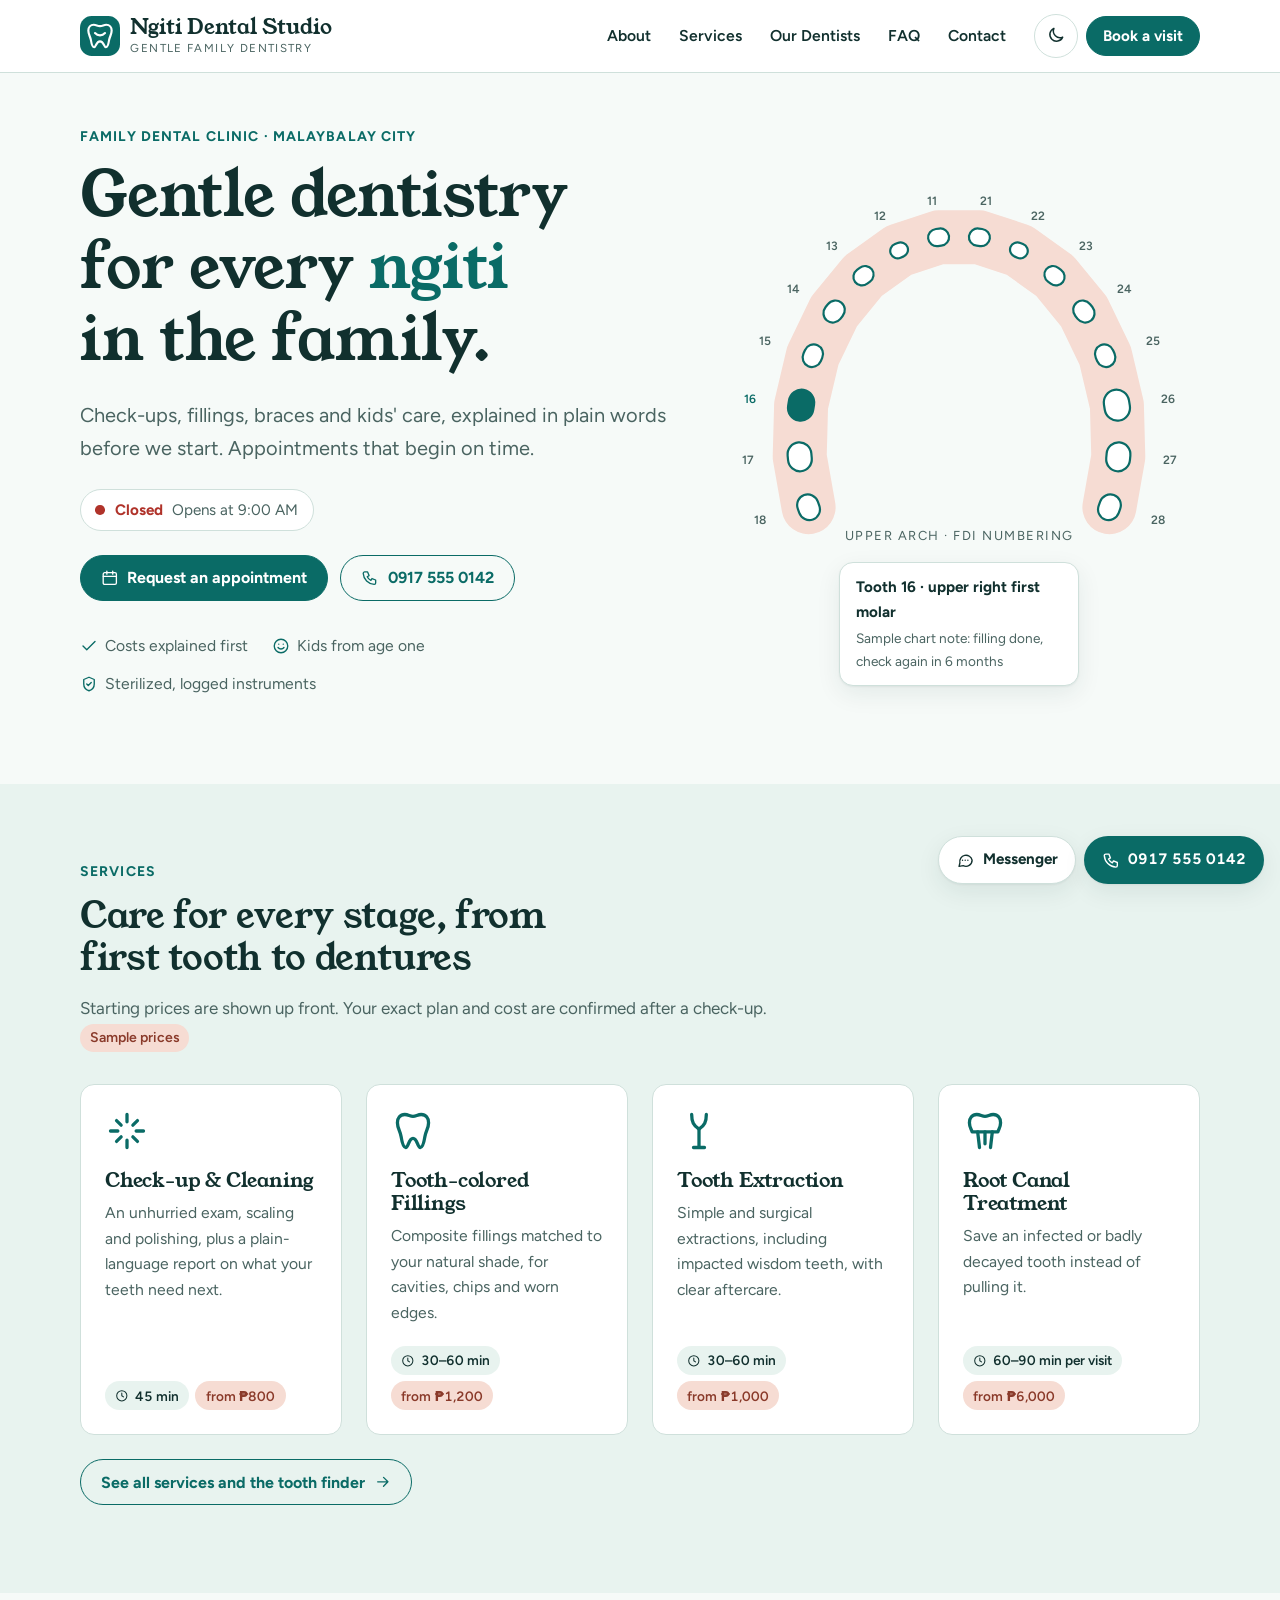
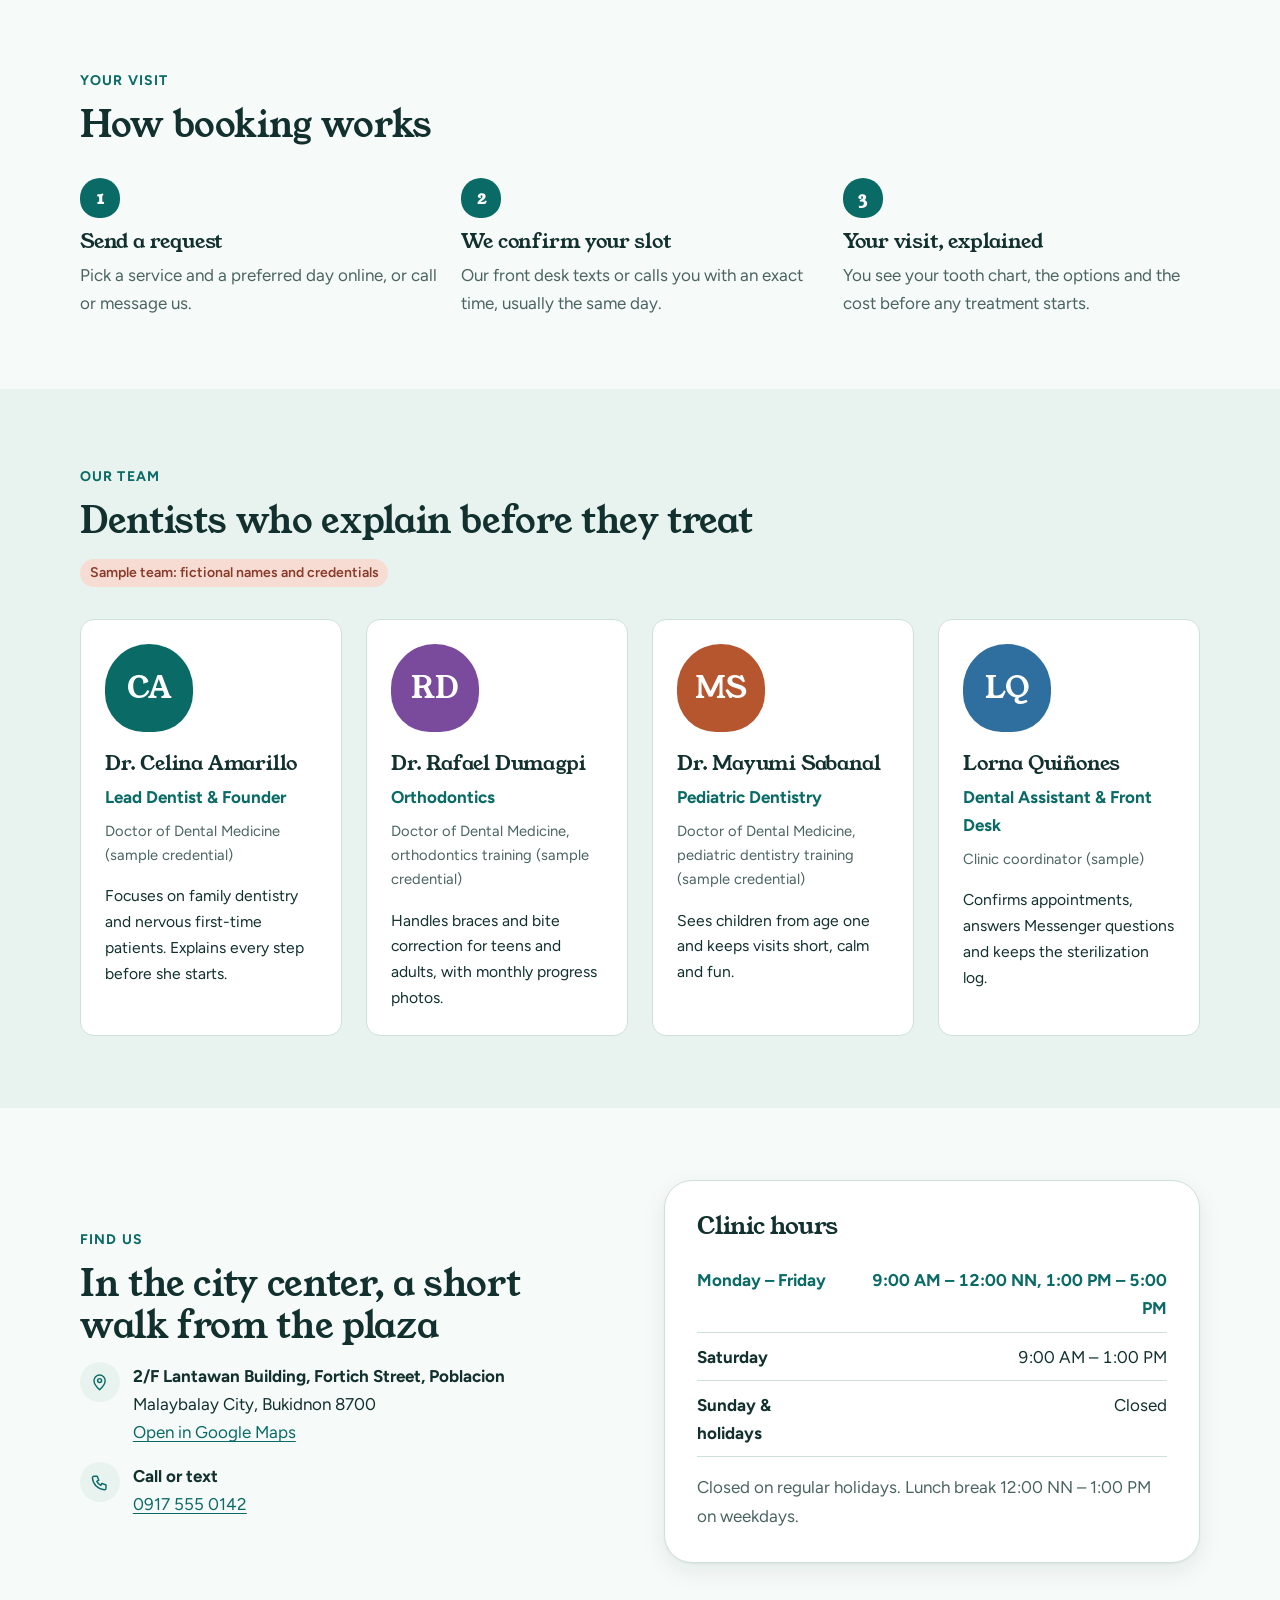
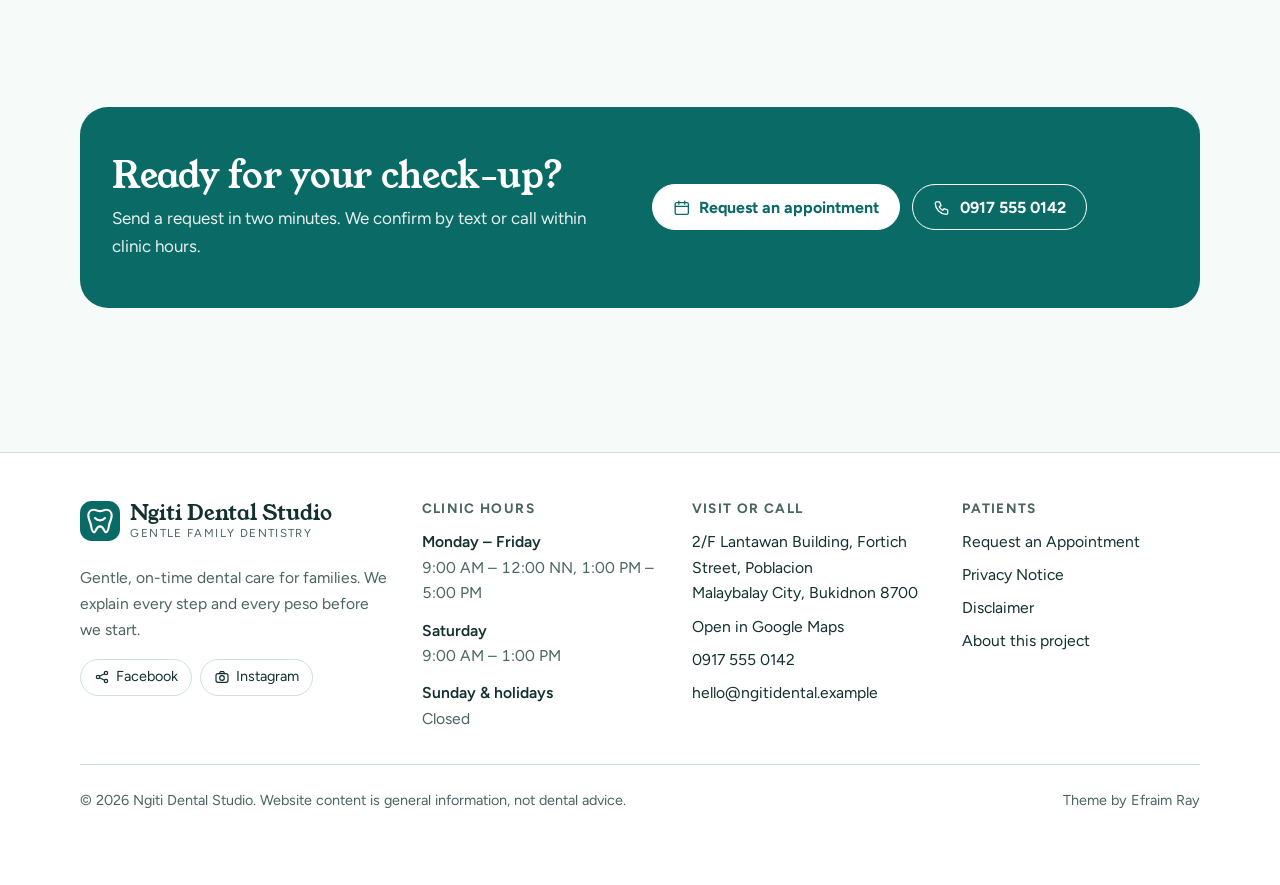
<file: demo/index.html>
<!doctype html>
<html lang="en-US">
<head>
<meta charset="UTF-8">
<meta name="viewport" content="width=device-width, initial-scale=1, viewport-fit=cover">
<meta name="theme-color" content="#0a6b66">
<title>Ngiti Dental Studio &#8211; Family dentist in Malaybalay City</title>
<meta name='robots' content='max-image-preview:large' />
<script>try{var t=localStorage.getItem('ngiti-theme');if(t==='dark'||t==='light'){document.documentElement.setAttribute('data-theme',t);}}catch(e){}</script>
<link rel="preload" href="assets/fonts/figtree-latin-400-normal.woff2" as="font" type="font/woff2" crossorigin>
<link rel="preload" href="assets/fonts/young-serif-latin-400-normal.woff2" as="font" type="font/woff2" crossorigin>
<link rel="icon" href="assets/img/favicon.svg" type="image/svg+xml">
<meta name="description" content="Gentle family dentistry in Malaybalay City, Bukidnon: check-ups, fillings, braces and kids&#039; care. Request an appointment online.">
<meta property="og:type" content="website">
<meta property="og:title" content="Ngiti Dental Studio &#8211; Family dentist in Malaybalay City">
<meta property="og:description" content="Gentle family dentistry in Malaybalay City, Bukidnon: check-ups, fillings, braces and kids&#039; care. Request an appointment online.">
<meta property="og:url" content="https://efraimray.github.io/ngiti-dental-theme/demo/">
<meta property="og:site_name" content="Ngiti Dental Studio">
<meta property="og:image" content="https://efraimray.github.io/ngiti-dental-theme/demo/screenshot.png">
<meta name="twitter:card" content="summary_large_image">
<style id='wp-emoji-styles-inline-css'>

	img.wp-smiley, img.emoji {
		display: inline !important;
		border: none !important;
		box-shadow: none !important;
		height: 1em !important;
		width: 1em !important;
		margin: 0 0.07em !important;
		vertical-align: -0.1em !important;
		background: none !important;
		padding: 0 !important;
	}
</style>
<style id='global-styles-inline-css'>
body{--wp--preset--color--black: #000000;--wp--preset--color--cyan-bluish-gray: #abb8c3;--wp--preset--color--white: #ffffff;--wp--preset--color--pale-pink: #f78da7;--wp--preset--color--vivid-red: #cf2e2e;--wp--preset--color--luminous-vivid-orange: #ff6900;--wp--preset--color--luminous-vivid-amber: #fcb900;--wp--preset--color--light-green-cyan: #7bdcb5;--wp--preset--color--vivid-green-cyan: #00d084;--wp--preset--color--pale-cyan-blue: #8ed1fc;--wp--preset--color--vivid-cyan-blue: #0693e3;--wp--preset--color--vivid-purple: #9b51e0;--wp--preset--gradient--vivid-cyan-blue-to-vivid-purple: linear-gradient(135deg,rgba(6,147,227,1) 0%,rgb(155,81,224) 100%);--wp--preset--gradient--light-green-cyan-to-vivid-green-cyan: linear-gradient(135deg,rgb(122,220,180) 0%,rgb(0,208,130) 100%);--wp--preset--gradient--luminous-vivid-amber-to-luminous-vivid-orange: linear-gradient(135deg,rgba(252,185,0,1) 0%,rgba(255,105,0,1) 100%);--wp--preset--gradient--luminous-vivid-orange-to-vivid-red: linear-gradient(135deg,rgba(255,105,0,1) 0%,rgb(207,46,46) 100%);--wp--preset--gradient--very-light-gray-to-cyan-bluish-gray: linear-gradient(135deg,rgb(238,238,238) 0%,rgb(169,184,195) 100%);--wp--preset--gradient--cool-to-warm-spectrum: linear-gradient(135deg,rgb(74,234,220) 0%,rgb(151,120,209) 20%,rgb(207,42,186) 40%,rgb(238,44,130) 60%,rgb(251,105,98) 80%,rgb(254,248,76) 100%);--wp--preset--gradient--blush-light-purple: linear-gradient(135deg,rgb(255,206,236) 0%,rgb(152,150,240) 100%);--wp--preset--gradient--blush-bordeaux: linear-gradient(135deg,rgb(254,205,165) 0%,rgb(254,45,45) 50%,rgb(107,0,62) 100%);--wp--preset--gradient--luminous-dusk: linear-gradient(135deg,rgb(255,203,112) 0%,rgb(199,81,192) 50%,rgb(65,88,208) 100%);--wp--preset--gradient--pale-ocean: linear-gradient(135deg,rgb(255,245,203) 0%,rgb(182,227,212) 50%,rgb(51,167,181) 100%);--wp--preset--gradient--electric-grass: linear-gradient(135deg,rgb(202,248,128) 0%,rgb(113,206,126) 100%);--wp--preset--gradient--midnight: linear-gradient(135deg,rgb(2,3,129) 0%,rgb(40,116,252) 100%);--wp--preset--font-size--small: 13px;--wp--preset--font-size--medium: 20px;--wp--preset--font-size--large: 36px;--wp--preset--font-size--x-large: 42px;--wp--preset--spacing--20: 0.44rem;--wp--preset--spacing--30: 0.67rem;--wp--preset--spacing--40: 1rem;--wp--preset--spacing--50: 1.5rem;--wp--preset--spacing--60: 2.25rem;--wp--preset--spacing--70: 3.38rem;--wp--preset--spacing--80: 5.06rem;--wp--preset--shadow--natural: 6px 6px 9px rgba(0, 0, 0, 0.2);--wp--preset--shadow--deep: 12px 12px 50px rgba(0, 0, 0, 0.4);--wp--preset--shadow--sharp: 6px 6px 0px rgba(0, 0, 0, 0.2);--wp--preset--shadow--outlined: 6px 6px 0px -3px rgba(255, 255, 255, 1), 6px 6px rgba(0, 0, 0, 1);--wp--preset--shadow--crisp: 6px 6px 0px rgba(0, 0, 0, 1);}:where(.is-layout-flex){gap: 0.5em;}:where(.is-layout-grid){gap: 0.5em;}body .is-layout-flex{display: flex;}body .is-layout-flex{flex-wrap: wrap;align-items: center;}body .is-layout-flex > *{margin: 0;}body .is-layout-grid{display: grid;}body .is-layout-grid > *{margin: 0;}:where(.wp-block-columns.is-layout-flex){gap: 2em;}:where(.wp-block-columns.is-layout-grid){gap: 2em;}:where(.wp-block-post-template.is-layout-flex){gap: 1.25em;}:where(.wp-block-post-template.is-layout-grid){gap: 1.25em;}.has-black-color{color: var(--wp--preset--color--black) !important;}.has-cyan-bluish-gray-color{color: var(--wp--preset--color--cyan-bluish-gray) !important;}.has-white-color{color: var(--wp--preset--color--white) !important;}.has-pale-pink-color{color: var(--wp--preset--color--pale-pink) !important;}.has-vivid-red-color{color: var(--wp--preset--color--vivid-red) !important;}.has-luminous-vivid-orange-color{color: var(--wp--preset--color--luminous-vivid-orange) !important;}.has-luminous-vivid-amber-color{color: var(--wp--preset--color--luminous-vivid-amber) !important;}.has-light-green-cyan-color{color: var(--wp--preset--color--light-green-cyan) !important;}.has-vivid-green-cyan-color{color: var(--wp--preset--color--vivid-green-cyan) !important;}.has-pale-cyan-blue-color{color: var(--wp--preset--color--pale-cyan-blue) !important;}.has-vivid-cyan-blue-color{color: var(--wp--preset--color--vivid-cyan-blue) !important;}.has-vivid-purple-color{color: var(--wp--preset--color--vivid-purple) !important;}.has-black-background-color{background-color: var(--wp--preset--color--black) !important;}.has-cyan-bluish-gray-background-color{background-color: var(--wp--preset--color--cyan-bluish-gray) !important;}.has-white-background-color{background-color: var(--wp--preset--color--white) !important;}.has-pale-pink-background-color{background-color: var(--wp--preset--color--pale-pink) !important;}.has-vivid-red-background-color{background-color: var(--wp--preset--color--vivid-red) !important;}.has-luminous-vivid-orange-background-color{background-color: var(--wp--preset--color--luminous-vivid-orange) !important;}.has-luminous-vivid-amber-background-color{background-color: var(--wp--preset--color--luminous-vivid-amber) !important;}.has-light-green-cyan-background-color{background-color: var(--wp--preset--color--light-green-cyan) !important;}.has-vivid-green-cyan-background-color{background-color: var(--wp--preset--color--vivid-green-cyan) !important;}.has-pale-cyan-blue-background-color{background-color: var(--wp--preset--color--pale-cyan-blue) !important;}.has-vivid-cyan-blue-background-color{background-color: var(--wp--preset--color--vivid-cyan-blue) !important;}.has-vivid-purple-background-color{background-color: var(--wp--preset--color--vivid-purple) !important;}.has-black-border-color{border-color: var(--wp--preset--color--black) !important;}.has-cyan-bluish-gray-border-color{border-color: var(--wp--preset--color--cyan-bluish-gray) !important;}.has-white-border-color{border-color: var(--wp--preset--color--white) !important;}.has-pale-pink-border-color{border-color: var(--wp--preset--color--pale-pink) !important;}.has-vivid-red-border-color{border-color: var(--wp--preset--color--vivid-red) !important;}.has-luminous-vivid-orange-border-color{border-color: var(--wp--preset--color--luminous-vivid-orange) !important;}.has-luminous-vivid-amber-border-color{border-color: var(--wp--preset--color--luminous-vivid-amber) !important;}.has-light-green-cyan-border-color{border-color: var(--wp--preset--color--light-green-cyan) !important;}.has-vivid-green-cyan-border-color{border-color: var(--wp--preset--color--vivid-green-cyan) !important;}.has-pale-cyan-blue-border-color{border-color: var(--wp--preset--color--pale-cyan-blue) !important;}.has-vivid-cyan-blue-border-color{border-color: var(--wp--preset--color--vivid-cyan-blue) !important;}.has-vivid-purple-border-color{border-color: var(--wp--preset--color--vivid-purple) !important;}.has-vivid-cyan-blue-to-vivid-purple-gradient-background{background: var(--wp--preset--gradient--vivid-cyan-blue-to-vivid-purple) !important;}.has-light-green-cyan-to-vivid-green-cyan-gradient-background{background: var(--wp--preset--gradient--light-green-cyan-to-vivid-green-cyan) !important;}.has-luminous-vivid-amber-to-luminous-vivid-orange-gradient-background{background: var(--wp--preset--gradient--luminous-vivid-amber-to-luminous-vivid-orange) !important;}.has-luminous-vivid-orange-to-vivid-red-gradient-background{background: var(--wp--preset--gradient--luminous-vivid-orange-to-vivid-red) !important;}.has-very-light-gray-to-cyan-bluish-gray-gradient-background{background: var(--wp--preset--gradient--very-light-gray-to-cyan-bluish-gray) !important;}.has-cool-to-warm-spectrum-gradient-background{background: var(--wp--preset--gradient--cool-to-warm-spectrum) !important;}.has-blush-light-purple-gradient-background{background: var(--wp--preset--gradient--blush-light-purple) !important;}.has-blush-bordeaux-gradient-background{background: var(--wp--preset--gradient--blush-bordeaux) !important;}.has-luminous-dusk-gradient-background{background: var(--wp--preset--gradient--luminous-dusk) !important;}.has-pale-ocean-gradient-background{background: var(--wp--preset--gradient--pale-ocean) !important;}.has-electric-grass-gradient-background{background: var(--wp--preset--gradient--electric-grass) !important;}.has-midnight-gradient-background{background: var(--wp--preset--gradient--midnight) !important;}.has-small-font-size{font-size: var(--wp--preset--font-size--small) !important;}.has-medium-font-size{font-size: var(--wp--preset--font-size--medium) !important;}.has-large-font-size{font-size: var(--wp--preset--font-size--large) !important;}.has-x-large-font-size{font-size: var(--wp--preset--font-size--x-large) !important;}
.wp-block-navigation a:where(:not(.wp-element-button)){color: inherit;}
:where(.wp-block-post-template.is-layout-flex){gap: 1.25em;}:where(.wp-block-post-template.is-layout-grid){gap: 1.25em;}
:where(.wp-block-columns.is-layout-flex){gap: 2em;}:where(.wp-block-columns.is-layout-grid){gap: 2em;}
.wp-block-pullquote{font-size: 1.5em;line-height: 1.6;}
</style>
<link rel='stylesheet' id='ngiti-fonts-css' href='assets/css/fonts.css' media='all' />
<link rel='stylesheet' id='ngiti-main-css' href='assets/css/main.css' media='all' />
<link rel="canonical" href="https://efraimray.github.io/ngiti-dental-theme/demo/" />
<script type="application/ld+json">{"@context":"https://schema.org","@type":"Dentist","@id":"index.html#clinic","name":"Ngiti Dental Studio","description":"Gentle family dentistry in Malaybalay City, Bukidnon: check-ups, fillings, braces and kids' care. Request an appointment online.","url":"index.html","telephone":"+639175550142","email":"hello@ngitidental.example","image":"screenshot.png","priceRange":"₱₱","currenciesAccepted":"PHP","paymentAccepted":"Cash, Bank transfer, E-wallet","address":{"@type":"PostalAddress","streetAddress":"2/F Lantawan Building, Fortich Street, Poblacion","addressLocality":"Malaybalay City","addressRegion":"Bukidnon","postalCode":"8700","addressCountry":"PH"},"hasMap":"https://www.google.com/maps/search/?api=1&query=Fortich+Street+Malaybalay+City+Bukidnon","openingHoursSpecification":[{"@type":"OpeningHoursSpecification","dayOfWeek":"https://schema.org/Monday","opens":"09:00","closes":"12:00"},{"@type":"OpeningHoursSpecification","dayOfWeek":"https://schema.org/Monday","opens":"13:00","closes":"17:00"},{"@type":"OpeningHoursSpecification","dayOfWeek":"https://schema.org/Tuesday","opens":"09:00","closes":"12:00"},{"@type":"OpeningHoursSpecification","dayOfWeek":"https://schema.org/Tuesday","opens":"13:00","closes":"17:00"},{"@type":"OpeningHoursSpecification","dayOfWeek":"https://schema.org/Wednesday","opens":"09:00","closes":"12:00"},{"@type":"OpeningHoursSpecification","dayOfWeek":"https://schema.org/Wednesday","opens":"13:00","closes":"17:00"},{"@type":"OpeningHoursSpecification","dayOfWeek":"https://schema.org/Thursday","opens":"09:00","closes":"12:00"},{"@type":"OpeningHoursSpecification","dayOfWeek":"https://schema.org/Thursday","opens":"13:00","closes":"17:00"},{"@type":"OpeningHoursSpecification","dayOfWeek":"https://schema.org/Friday","opens":"09:00","closes":"12:00"},{"@type":"OpeningHoursSpecification","dayOfWeek":"https://schema.org/Friday","opens":"13:00","closes":"17:00"},{"@type":"OpeningHoursSpecification","dayOfWeek":"https://schema.org/Saturday","opens":"09:00","closes":"13:00"}]}</script>
</head>
<body class="home page-template-default page page-id-4 wp-embed-responsive">
<a class="skip-link" href="#main">Skip to content</a>
<header class="site-header" role="banner">
	<div class="wrap">
		<a class="brand" href="index.html" rel="home"><svg class="brand-mark" viewBox="0 0 48 48" aria-hidden="true" focusable="false"><rect width="48" height="48" rx="14" fill="var(--brand)"/><path d="M16.5 10.5c-4 0-6.5 3-6.5 7 0 4.6 2.3 6.9 3.1 11.5.6 3.8 1.5 8.5 3.8 8.5 2.4 0 2.4-7 7.1-7s4.7 7 7.1 7c2.3 0 3.2-4.7 3.8-8.5.8-4.6 3.1-6.9 3.1-11.5 0-4-2.5-7-6.5-7-3.1 0-4.3 1.6-7.5 1.6s-4.4-1.6-7.5-1.6z" fill="none" stroke="var(--on-brand)" stroke-width="2.6" stroke-linejoin="round"/><path d="M18 20.5c3.3 3.6 8.7 3.6 12 0" fill="none" stroke="var(--on-brand)" stroke-width="2.6" stroke-linecap="round"/></svg><span class="brand-name">Ngiti Dental Studio<small>Gentle family dentistry</small></span></a>		<nav class="primary-nav" id="primary-nav" aria-label="Main menu">
			<ul id="primary-menu" class="menu"><li id="menu-item-25" class="menu-item menu-item-type-post_type menu-item-object-page menu-item-25"><a href="about.html">About</a></li>
<li id="menu-item-26" class="menu-item menu-item-type-post_type menu-item-object-page menu-item-26"><a href="services.html">Services</a></li>
<li id="menu-item-27" class="menu-item menu-item-type-post_type menu-item-object-page menu-item-27"><a href="team.html">Our Dentists</a></li>
<li id="menu-item-28" class="menu-item menu-item-type-post_type menu-item-object-page menu-item-28"><a href="faq.html">FAQ</a></li>
<li id="menu-item-29" class="menu-item menu-item-type-post_type menu-item-object-page menu-item-29"><a href="contact.html">Contact</a></li>
</ul>			<a class="btn btn--primary nav-book" href="appointment.html">Book a visit</a>
		</nav>
		<div class="header-actions">
			<button class="icon-btn theme-toggle" type="button" data-ngiti-theme-toggle aria-label="Switch light or dark mode">
				<span class="icon-moon"><svg viewBox="0 0 24 24" fill="none" stroke="currentColor" stroke-width="1.8" stroke-linecap="round" stroke-linejoin="round" aria-hidden="true" focusable="false"><path d="M20 14.5A8 8 0 0 1 9.5 4a8 8 0 1 0 10.5 10.5z"/></svg></span>
				<span class="icon-sun"><svg viewBox="0 0 24 24" fill="none" stroke="currentColor" stroke-width="1.8" stroke-linecap="round" stroke-linejoin="round" aria-hidden="true" focusable="false"><circle cx="12" cy="12" r="4"/><path d="M12 2v2M12 20v2M4.9 4.9l1.4 1.4M17.7 17.7l1.4 1.4M2 12h2M20 12h2M4.9 19.1l1.4-1.4M17.7 6.3l1.4-1.4"/></svg></span>
			</button>
			<a class="btn btn--primary btn--small header-book" href="appointment.html">Book a visit</a>
			<button class="icon-btn menu-toggle" type="button" aria-controls="primary-nav" aria-expanded="false" data-ngiti-menu-toggle>
				<span class="screen-reader-text">Menu</span>
				<svg viewBox="0 0 24 24" fill="none" stroke="currentColor" stroke-width="1.8" stroke-linecap="round" stroke-linejoin="round" aria-hidden="true" focusable="false"><path d="M4 7h16M4 12h16M4 17h16"/></svg>			</button>
		</div>
	</div>
</header>
<main id="main" tabindex="-1">
<section class="hero" aria-labelledby="hero-title">
	<div class="wrap">
		<div>
			<p class="eyebrow">
				Family dental clinic · Malaybalay City			</p>
			<h1 id="hero-title">Gentle dentistry for every <em>ngiti</em> in the family.</h1>
			<p class="lead">Check-ups, fillings, braces and kids&#039; care, explained in plain words before we start. Appointments that begin on time.</p>
			<p class="open-status is-closed" data-ngiti-hours="{&quot;1&quot;:[[&quot;09:00&quot;,&quot;12:00&quot;],[&quot;13:00&quot;,&quot;17:00&quot;]],&quot;2&quot;:[[&quot;09:00&quot;,&quot;12:00&quot;],[&quot;13:00&quot;,&quot;17:00&quot;]],&quot;3&quot;:[[&quot;09:00&quot;,&quot;12:00&quot;],[&quot;13:00&quot;,&quot;17:00&quot;]],&quot;4&quot;:[[&quot;09:00&quot;,&quot;12:00&quot;],[&quot;13:00&quot;,&quot;17:00&quot;]],&quot;5&quot;:[[&quot;09:00&quot;,&quot;12:00&quot;],[&quot;13:00&quot;,&quot;17:00&quot;]],&quot;6&quot;:[[&quot;09:00&quot;,&quot;13:00&quot;]],&quot;7&quot;:[]}" data-ngiti-tz="Asia/Manila" role="status"><span class="dot" aria-hidden="true"></span><b>Clinic hours</b> <span class="detail">9:00 AM – 12:00 NN, 1:00 PM – 5:00 PM</span></p>			<div class="btn-row">
				<a class="btn btn--primary" href="appointment.html"><svg viewBox="0 0 24 24" fill="none" stroke="currentColor" stroke-width="1.8" stroke-linecap="round" stroke-linejoin="round" aria-hidden="true" focusable="false"><rect x="3" y="5" width="18" height="16" rx="2"/><path d="M16 3v4M8 3v4M3 10h18"/></svg>Request an appointment</a>
				<a class="btn btn--ghost" href="tel:+639175550142"><svg viewBox="0 0 24 24" fill="none" stroke="currentColor" stroke-width="1.8" stroke-linecap="round" stroke-linejoin="round" aria-hidden="true" focusable="false"><path d="M5 4h4l2 5-2.5 1.5a11 11 0 0 0 5 5L15 13l5 2v4a2 2 0 0 1-2 2A16 16 0 0 1 3 6a2 2 0 0 1 2-2"/></svg>0917 555 0142</a>
			</div>
			<ul class="hero-facts">
				<li><svg viewBox="0 0 24 24" fill="none" stroke="currentColor" stroke-width="1.8" stroke-linecap="round" stroke-linejoin="round" aria-hidden="true" focusable="false"><path d="M20 6 9 17l-5-5"/></svg>Costs explained first</li>
				<li><svg viewBox="0 0 24 24" fill="none" stroke="currentColor" stroke-width="1.8" stroke-linecap="round" stroke-linejoin="round" aria-hidden="true" focusable="false"><circle cx="12" cy="12" r="9"/><path d="M8 14a5 5 0 0 0 8 0M9 9.5h.01M15 9.5h.01"/></svg>Kids from age one</li>
				<li><svg viewBox="0 0 24 24" fill="none" stroke="currentColor" stroke-width="1.8" stroke-linecap="round" stroke-linejoin="round" aria-hidden="true" focusable="false"><path d="M12 3 5 6v6c0 4.4 3 7.8 7 9 4-1.2 7-4.6 7-9V6z"/><path d="m9 12 2 2 4-4"/></svg>Sterilized, logged instruments</li>
			</ul>
		</div>
		<div class="hero-art">
			<svg class="arch" viewBox="0 0 460 400" role="img" aria-labelledby="arch-title"><title id="arch-title">Upper dental arch with FDI tooth numbers</title><polyline points="79.6,359.2 70.7,308.8 72.1,257.2 83.8,207.7 105.1,163.5 134.5,127.7 170.1,102.3 209.6,89.3 250.4,89.3 289.9,102.3 325.5,127.7 354.9,163.5 376.2,207.7 387.9,257.2 389.3,308.8 380.4,359.2" fill="none" stroke="var(--blush)" stroke-width="54" stroke-linecap="round" stroke-linejoin="round"/><g transform="translate(79.6 359.2) rotate(-110.0)"><rect x="-13.0" y="-10.7" width="26.0" height="21.3" rx="10.9" fill="var(--surface)" stroke="var(--brand)" stroke-width="2.2"/></g><text x="30.8" y="375.8" text-anchor="middle" font-size="12" font-weight="600" fill="var(--muted)" font-family="Figtree, system-ui, sans-serif">18</text><g transform="translate(70.7 308.8) rotate(-95.3)"><rect x="-14.5" y="-11.9" width="29.0" height="23.8" rx="12.2" fill="var(--surface)" stroke="var(--brand)" stroke-width="2.2"/></g><text x="18.9" y="316.2" text-anchor="middle" font-size="12" font-weight="600" fill="var(--muted)" font-family="Figtree, system-ui, sans-serif">17</text><g transform="translate(72.1 257.2) rotate(-80.7)"><rect x="-15.5" y="-12.7" width="31.0" height="25.4" rx="13.0" fill="var(--brand)" stroke="var(--brand)" stroke-width="2.2"/></g><text x="20.8" y="255.2" text-anchor="middle" font-size="12" font-weight="600" fill="var(--brand)" font-family="Figtree, system-ui, sans-serif">16</text><g transform="translate(83.8 207.7) rotate(-66.0)"><rect x="-11.5" y="-9.4" width="23.0" height="18.9" rx="9.7" fill="var(--surface)" stroke="var(--brand)" stroke-width="2.2"/></g><text x="36.3" y="196.7" text-anchor="middle" font-size="12" font-weight="600" fill="var(--muted)" font-family="Figtree, system-ui, sans-serif">15</text><g transform="translate(105.1 163.5) rotate(-51.3)"><rect x="-11.5" y="-9.4" width="23.0" height="18.9" rx="9.7" fill="var(--surface)" stroke="var(--brand)" stroke-width="2.2"/></g><text x="64.5" y="144.6" text-anchor="middle" font-size="12" font-weight="600" fill="var(--muted)" font-family="Figtree, system-ui, sans-serif">14</text><g transform="translate(134.5 127.7) rotate(-36.7)"><rect x="-10.5" y="-8.6" width="21.0" height="17.2" rx="8.8" fill="var(--surface)" stroke="var(--brand)" stroke-width="2.2"/></g><text x="103.4" y="102.1" text-anchor="middle" font-size="12" font-weight="600" fill="var(--muted)" font-family="Figtree, system-ui, sans-serif">13</text><g transform="translate(170.1 102.3) rotate(-22.0)"><rect x="-9.0" y="-7.4" width="18.0" height="14.8" rx="7.6" fill="var(--surface)" stroke="var(--brand)" stroke-width="2.2"/></g><text x="150.6" y="72.2" text-anchor="middle" font-size="12" font-weight="600" fill="var(--muted)" font-family="Figtree, system-ui, sans-serif">12</text><g transform="translate(209.6 89.3) rotate(-7.3)"><rect x="-10.5" y="-8.6" width="21.0" height="17.2" rx="8.8" fill="var(--surface)" stroke="var(--brand)" stroke-width="2.2"/></g><text x="202.9" y="56.8" text-anchor="middle" font-size="12" font-weight="600" fill="var(--muted)" font-family="Figtree, system-ui, sans-serif">11</text><g transform="translate(250.4 89.3) rotate(7.3)"><rect x="-10.5" y="-8.6" width="21.0" height="17.2" rx="8.8" fill="var(--surface)" stroke="var(--brand)" stroke-width="2.2"/></g><text x="257.1" y="56.8" text-anchor="middle" font-size="12" font-weight="600" fill="var(--muted)" font-family="Figtree, system-ui, sans-serif">21</text><g transform="translate(289.9 102.3) rotate(22.0)"><rect x="-9.0" y="-7.4" width="18.0" height="14.8" rx="7.6" fill="var(--surface)" stroke="var(--brand)" stroke-width="2.2"/></g><text x="309.4" y="72.2" text-anchor="middle" font-size="12" font-weight="600" fill="var(--muted)" font-family="Figtree, system-ui, sans-serif">22</text><g transform="translate(325.5 127.7) rotate(36.7)"><rect x="-10.5" y="-8.6" width="21.0" height="17.2" rx="8.8" fill="var(--surface)" stroke="var(--brand)" stroke-width="2.2"/></g><text x="356.6" y="102.1" text-anchor="middle" font-size="12" font-weight="600" fill="var(--muted)" font-family="Figtree, system-ui, sans-serif">23</text><g transform="translate(354.9 163.5) rotate(51.3)"><rect x="-11.5" y="-9.4" width="23.0" height="18.9" rx="9.7" fill="var(--surface)" stroke="var(--brand)" stroke-width="2.2"/></g><text x="395.5" y="144.6" text-anchor="middle" font-size="12" font-weight="600" fill="var(--muted)" font-family="Figtree, system-ui, sans-serif">24</text><g transform="translate(376.2 207.7) rotate(66.0)"><rect x="-11.5" y="-9.4" width="23.0" height="18.9" rx="9.7" fill="var(--surface)" stroke="var(--brand)" stroke-width="2.2"/></g><text x="423.7" y="196.7" text-anchor="middle" font-size="12" font-weight="600" fill="var(--muted)" font-family="Figtree, system-ui, sans-serif">25</text><g transform="translate(387.9 257.2) rotate(80.7)"><rect x="-15.5" y="-12.7" width="31.0" height="25.4" rx="13.0" fill="var(--surface)" stroke="var(--brand)" stroke-width="2.2"/></g><text x="439.2" y="255.2" text-anchor="middle" font-size="12" font-weight="600" fill="var(--muted)" font-family="Figtree, system-ui, sans-serif">26</text><g transform="translate(389.3 308.8) rotate(95.3)"><rect x="-14.5" y="-11.9" width="29.0" height="23.8" rx="12.2" fill="var(--surface)" stroke="var(--brand)" stroke-width="2.2"/></g><text x="441.1" y="316.2" text-anchor="middle" font-size="12" font-weight="600" fill="var(--muted)" font-family="Figtree, system-ui, sans-serif">27</text><g transform="translate(380.4 359.2) rotate(110.0)"><rect x="-13.0" y="-10.7" width="26.0" height="21.3" rx="10.9" fill="var(--surface)" stroke="var(--brand)" stroke-width="2.2"/></g><text x="429.2" y="375.8" text-anchor="middle" font-size="12" font-weight="600" fill="var(--muted)" font-family="Figtree, system-ui, sans-serif">28</text><text x="230" y="392" text-anchor="middle" font-size="13" fill="var(--muted)" font-family="Figtree, system-ui, sans-serif" letter-spacing="1.5">UPPER ARCH · FDI NUMBERING</text></svg>
			<div class="hero-card" aria-hidden="true">
				<b>Tooth 16 · upper right first molar</b>
				<span>Sample chart note: filling done, check again in 6 months</span>
			</div>
		</div>
	</div>
</section>

<section class="section section--tint" aria-labelledby="services-title">
	<div class="wrap">
		<div class="section-head">
			<p class="eyebrow">Services</p>
			<h2 id="services-title">Care for every stage, from first tooth to dentures</h2>
			<p class="muted">Starting prices are shown up front. Your exact plan and cost are confirmed after a check-up. <span class="sample-note">Sample prices</span></p>
		</div>
		<div class="grid grid--4">
			<article class="card service-card"><span class="tooth-icon"><svg viewBox="0 0 24 24" fill="none" stroke="currentColor" stroke-width="1.8" stroke-linecap="round" stroke-linejoin="round" aria-hidden="true" focusable="false"><path d="M12 3v4M12 17v4M3 12h4M17 12h4M6.3 6.3l2.5 2.5M15.2 15.2l2.5 2.5M6.3 17.7l2.5-2.5M15.2 8.8l2.5-2.5"/></svg></span><h3>Check-up &amp; Cleaning</h3><p>An unhurried exam, scaling and polishing, plus a plain-language report on what your teeth need next.</p><div class="service-meta"><span class="chip"><svg viewBox="0 0 24 24" fill="none" stroke="currentColor" stroke-width="1.8" stroke-linecap="round" stroke-linejoin="round" aria-hidden="true" focusable="false"><circle cx="12" cy="12" r="9"/><path d="M12 7v5l3 2"/></svg>45 min</span><span class="chip chip--price">from ₱800</span></div></article><article class="card service-card"><span class="tooth-icon"><svg viewBox="0 0 24 24" fill="none" stroke="currentColor" stroke-width="1.8" stroke-linecap="round" stroke-linejoin="round" aria-hidden="true" focusable="false"><path d="M7.5 3C5 3 3.5 5 3.5 7.5c0 3 1.5 4.5 2 7.5.4 2.5 1 6 2.5 6 1.6 0 1.6-5 4-5s2.4 5 4 5c1.5 0 2.1-3.5 2.5-6 .5-3 2-4.5 2-7.5C20.5 5 19 3 16.5 3c-2 0-2.8 1-4.5 1S9.5 3 7.5 3z"/></svg></span><h3>Tooth-colored Fillings</h3><p>Composite fillings matched to your natural shade, for cavities, chips and worn edges.</p><div class="service-meta"><span class="chip"><svg viewBox="0 0 24 24" fill="none" stroke="currentColor" stroke-width="1.8" stroke-linecap="round" stroke-linejoin="round" aria-hidden="true" focusable="false"><circle cx="12" cy="12" r="9"/><path d="M12 7v5l3 2"/></svg>30–60 min</span><span class="chip chip--price">from ₱1,200</span></div></article><article class="card service-card"><span class="tooth-icon"><svg viewBox="0 0 24 24" fill="none" stroke="currentColor" stroke-width="1.8" stroke-linecap="round" stroke-linejoin="round" aria-hidden="true" focusable="false"><path d="M8 3c0 4 1 6 4 8 3-2 4-4 4-8"/><path d="M12 11v10M9 21h6"/></svg></span><h3>Tooth Extraction</h3><p>Simple and surgical extractions, including impacted wisdom teeth, with clear aftercare.</p><div class="service-meta"><span class="chip"><svg viewBox="0 0 24 24" fill="none" stroke="currentColor" stroke-width="1.8" stroke-linecap="round" stroke-linejoin="round" aria-hidden="true" focusable="false"><circle cx="12" cy="12" r="9"/><path d="M12 7v5l3 2"/></svg>30–60 min</span><span class="chip chip--price">from ₱1,000</span></div></article><article class="card service-card"><span class="tooth-icon"><svg viewBox="0 0 24 24" fill="none" stroke="currentColor" stroke-width="1.8" stroke-linecap="round" stroke-linejoin="round" aria-hidden="true" focusable="false"><path d="M7.5 3C5 3 3.5 5 3.5 7.5c0 2.5 1 3.5 1.5 5h14c.5-1.5 1.5-2.5 1.5-5C20.5 5 19 3 16.5 3c-2 0-2.8 1-4.5 1S9.5 3 7.5 3z"/><path d="M8 12.5 9 21M16 12.5 15 21M12 12.5V19"/></svg></span><h3>Root Canal Treatment</h3><p>Save an infected or badly decayed tooth instead of pulling it.</p><div class="service-meta"><span class="chip"><svg viewBox="0 0 24 24" fill="none" stroke="currentColor" stroke-width="1.8" stroke-linecap="round" stroke-linejoin="round" aria-hidden="true" focusable="false"><circle cx="12" cy="12" r="9"/><path d="M12 7v5l3 2"/></svg>60–90 min per visit</span><span class="chip chip--price">from ₱6,000</span></div></article>		</div>
		<p style="margin-top:1.5rem"><a class="btn btn--ghost" href="services.html">See all services and the tooth finder<svg viewBox="0 0 24 24" fill="none" stroke="currentColor" stroke-width="1.8" stroke-linecap="round" stroke-linejoin="round" aria-hidden="true" focusable="false"><path d="M5 12h14M13 6l6 6-6 6"/></svg></a></p>
	</div>
</section>

<section class="section" aria-labelledby="steps-title">
	<div class="wrap">
		<div class="section-head">
			<p class="eyebrow">Your visit</p>
			<h2 id="steps-title">How booking works</h2>
		</div>
		<ol class="steps">
	<li>
		<h3>Send a request</h3>
		<p>Pick a service and a preferred day online, or call or message us.</p>
	</li>
	<li>
		<h3>We confirm your slot</h3>
		<p>Our front desk texts or calls you with an exact time, usually the same day.</p>
	</li>
	<li>
		<h3>Your visit, explained</h3>
		<p>You see your tooth chart, the options and the cost before any treatment starts.</p>
	</li>
</ol>
	</div>
</section>

<section class="section section--tint" aria-labelledby="team-title">
	<div class="wrap">
		<div class="section-head">
			<p class="eyebrow">Our team</p>
			<h2 id="team-title">Dentists who explain before they treat</h2>
			<p class="muted"><span class="sample-note">Sample team: fictional names and credentials</span></p>
		</div>
		<div class="grid grid--4">
			<article class="card team-card"><span class="avatar" style="background:#0a6b66" aria-hidden="true">CA</span><h3>Dr. Celina Amarillo</h3><p class="team-role">Lead Dentist &amp; Founder</p><p class="team-cred">Doctor of Dental Medicine (sample credential)</p><p class="team-bio">Focuses on family dentistry and nervous first-time patients. Explains every step before she starts.</p></article><article class="card team-card"><span class="avatar" style="background:#7a4b9c" aria-hidden="true">RD</span><h3>Dr. Rafael Dumagpi</h3><p class="team-role">Orthodontics</p><p class="team-cred">Doctor of Dental Medicine, orthodontics training (sample credential)</p><p class="team-bio">Handles braces and bite correction for teens and adults, with monthly progress photos.</p></article><article class="card team-card"><span class="avatar" style="background:#b5562f" aria-hidden="true">MS</span><h3>Dr. Mayumi Sabanal</h3><p class="team-role">Pediatric Dentistry</p><p class="team-cred">Doctor of Dental Medicine, pediatric dentistry training (sample credential)</p><p class="team-bio">Sees children from age one and keeps visits short, calm and fun.</p></article><article class="card team-card"><span class="avatar" style="background:#2f6f9f" aria-hidden="true">LQ</span><h3>Lorna Quiñones</h3><p class="team-role">Dental Assistant &amp; Front Desk</p><p class="team-cred">Clinic coordinator (sample)</p><p class="team-bio">Confirms appointments, answers Messenger questions and keeps the sterilization log.</p></article>		</div>
	</div>
</section>

<section class="section" aria-labelledby="visit-title">
	<div class="wrap split">
		<div>
			<p class="eyebrow">Find us</p>
			<h2 id="visit-title">In the city center, a short walk from the plaza</h2>
			<ul class="contact-list">
				<li><span class="ci"><svg viewBox="0 0 24 24" fill="none" stroke="currentColor" stroke-width="1.8" stroke-linecap="round" stroke-linejoin="round" aria-hidden="true" focusable="false"><path d="M12 21s-7-6.1-7-11.5A7 7 0 0 1 19 9.5C19 14.9 12 21 12 21z"/><circle cx="12" cy="9.5" r="2.5"/></svg></span><span><b>2/F Lantawan Building, Fortich Street, Poblacion</b>Malaybalay City, Bukidnon 8700<br><a href="https://www.google.com/maps/search/?api=1&#038;query=Fortich+Street+Malaybalay+City+Bukidnon" target="_blank" rel="noopener">Open in Google Maps</a></span></li>
				<li><span class="ci"><svg viewBox="0 0 24 24" fill="none" stroke="currentColor" stroke-width="1.8" stroke-linecap="round" stroke-linejoin="round" aria-hidden="true" focusable="false"><path d="M5 4h4l2 5-2.5 1.5a11 11 0 0 0 5 5L15 13l5 2v4a2 2 0 0 1-2 2A16 16 0 0 1 3 6a2 2 0 0 1 2-2"/></svg></span><span><b>Call or text</b><a href="tel:+639175550142">0917 555 0142</a></span></li>
			</ul>
		</div>
		<div class="panel">
			<h3>Clinic hours</h3>
			<table class="hours-table"><caption class="screen-reader-text">Clinic hours</caption><tbody><tr class="is-today"><th scope="row">Monday – Friday</th><td>9:00 AM – 12:00 NN, 1:00 PM – 5:00 PM</td></tr><tr><th scope="row">Saturday</th><td>9:00 AM – 1:00 PM</td></tr><tr><th scope="row">Sunday &amp; holidays</th><td>Closed</td></tr></tbody></table>			<p class="muted" style="margin:1rem 0 0">Closed on regular holidays. Lunch break 12:00 NN – 1:00 PM on weekdays.</p>
		</div>
	</div>
</section>

<section class="section" aria-labelledby="cta-title">
	<div class="wrap">
		<div class="cta-band">
			<div>
				<h2 id="cta-title">Ready for your check-up?</h2>
				<p>Send a request in two minutes. We confirm by text or call within clinic hours.</p>
			</div>
			<div class="btn-row">
				<a class="btn btn--primary" href="appointment.html"><svg viewBox="0 0 24 24" fill="none" stroke="currentColor" stroke-width="1.8" stroke-linecap="round" stroke-linejoin="round" aria-hidden="true" focusable="false"><rect x="3" y="5" width="18" height="16" rx="2"/><path d="M16 3v4M8 3v4M3 10h18"/></svg>Request an appointment</a>
				<a class="btn btn--ghost" href="tel:+639175550142"><svg viewBox="0 0 24 24" fill="none" stroke="currentColor" stroke-width="1.8" stroke-linecap="round" stroke-linejoin="round" aria-hidden="true" focusable="false"><path d="M5 4h4l2 5-2.5 1.5a11 11 0 0 0 5 5L15 13l5 2v4a2 2 0 0 1-2 2A16 16 0 0 1 3 6a2 2 0 0 1 2-2"/></svg>0917 555 0142</a>
			</div>
		</div>
	</div>
</section>
</main>
<footer class="site-footer" role="contentinfo">
	<div class="wrap">
		<div class="footer-grid">
			<div>
				<a class="brand" href="index.html" rel="home"><svg class="brand-mark" viewBox="0 0 48 48" aria-hidden="true" focusable="false"><rect width="48" height="48" rx="14" fill="var(--brand)"/><path d="M16.5 10.5c-4 0-6.5 3-6.5 7 0 4.6 2.3 6.9 3.1 11.5.6 3.8 1.5 8.5 3.8 8.5 2.4 0 2.4-7 7.1-7s4.7 7 7.1 7c2.3 0 3.2-4.7 3.8-8.5.8-4.6 3.1-6.9 3.1-11.5 0-4-2.5-7-6.5-7-3.1 0-4.3 1.6-7.5 1.6s-4.4-1.6-7.5-1.6z" fill="none" stroke="var(--on-brand)" stroke-width="2.6" stroke-linejoin="round"/><path d="M18 20.5c3.3 3.6 8.7 3.6 12 0" fill="none" stroke="var(--on-brand)" stroke-width="2.6" stroke-linecap="round"/></svg><span class="brand-name">Ngiti Dental Studio<small>Gentle family dentistry</small></span></a>				<p class="muted" style="margin-top:1rem">Gentle, on-time dental care for families. We explain every step and every peso before we start.</p>
				<div class="social-links">
					<a href="#"><svg viewBox="0 0 24 24" fill="none" stroke="currentColor" stroke-width="1.8" stroke-linecap="round" stroke-linejoin="round" aria-hidden="true" focusable="false"><circle cx="6" cy="12" r="2.5"/><circle cx="18" cy="6" r="2.5"/><circle cx="18" cy="18" r="2.5"/><path d="m8.2 10.8 7.6-3.6M8.2 13.2l7.6 3.6"/></svg>Facebook</a>
					<a href="#"><svg viewBox="0 0 24 24" fill="none" stroke="currentColor" stroke-width="1.8" stroke-linecap="round" stroke-linejoin="round" aria-hidden="true" focusable="false"><rect x="3" y="7" width="18" height="13" rx="3"/><circle cx="12" cy="13.5" r="3.5"/><path d="M8 7l1.5-3h5L16 7"/></svg>Instagram</a>
				</div>
			</div>
			<div>
				<h2>Clinic hours</h2>
				<ul class="footer-hours">
											<li><b>Monday – Friday</b><span class="muted">9:00 AM – 12:00 NN, 1:00 PM – 5:00 PM</span></li>
											<li><b>Saturday</b><span class="muted">9:00 AM – 1:00 PM</span></li>
											<li><b>Sunday &amp; holidays</b><span class="muted">Closed</span></li>
									</ul>
			</div>
			<div>
				<h2>Visit or call</h2>
				<ul>
					<li>2/F Lantawan Building, Fortich Street, Poblacion<br>Malaybalay City, Bukidnon 8700</li>
					<li><a href="https://www.google.com/maps/search/?api=1&#038;query=Fortich+Street+Malaybalay+City+Bukidnon" target="_blank" rel="noopener">Open in Google Maps</a></li>
					<li><a href="tel:+639175550142">0917 555 0142</a></li>
					<li><a href="mailto:h&#101;&#108;lo&#064;&#110;&#103;&#105;tid&#101;n&#116;al&#046;ex&#097;m&#112;&#108;&#101;">h&#101;&#108;&#108;&#111;&#064;n&#103;&#105;tide&#110;t&#097;&#108;&#046;e&#120;&#097;m&#112;l&#101;</a></li>
				</ul>
			</div>
			<div>
				<h2>Patients</h2>
				<ul id="menu-footer-ngiti" class="menu"><li id="menu-item-30" class="menu-item menu-item-type-post_type menu-item-object-page menu-item-30"><a href="appointment.html">Request an Appointment</a></li>
<li id="menu-item-31" class="menu-item menu-item-type-post_type menu-item-object-page menu-item-31"><a href="privacy-notice.html">Privacy Notice</a></li>
<li id="menu-item-32" class="menu-item menu-item-type-post_type menu-item-object-page menu-item-32"><a href="disclaimer.html">Disclaimer</a></li>
<li id="menu-item-34" class="menu-item menu-item-type-post_type menu-item-object-page menu-item-34"><a href="about-this-project.html">About this project</a></li>
</ul>			</div>
		</div>
		<div class="footer-bottom">
			<span>&copy; 2026 Ngiti Dental Studio. Website content is general information, not dental advice.</span>
			<span>Theme by <a href="https://www.efraimray.com/">Efraim Ray</a></span>
		</div>
	</div>
</footer>
<div class="quick-contact" aria-label="Quick contact" role="region">
	<a class="qc-chat" href="https://m.me/your-clinic-page" target="_blank" rel="noopener"><svg viewBox="0 0 24 24" fill="none" stroke="currentColor" stroke-width="1.8" stroke-linecap="round" stroke-linejoin="round" aria-hidden="true" focusable="false"><path d="M21 12a8 8 0 0 1-11.6 7.1L4 20l1.1-4.6A8 8 0 1 1 21 12z"/><path d="M8.5 12h.01M12 12h.01M15.5 12h.01"/></svg>Messenger</a>
	<a class="qc-call" href="tel:+639175550142"><svg viewBox="0 0 24 24" fill="none" stroke="currentColor" stroke-width="1.8" stroke-linecap="round" stroke-linejoin="round" aria-hidden="true" focusable="false"><path d="M5 4h4l2 5-2.5 1.5a11 11 0 0 0 5 5L15 13l5 2v4a2 2 0 0 1-2 2A16 16 0 0 1 3 6a2 2 0 0 1 2-2"/></svg>0917 555 0142</a>
</div>
<script id="ngiti-theme-js-extra">
var ngitiTheme = {"demo":true,"i18n":{"open":"Open now","soon":"Closing soon","closed":"Closed","closesAt":"Closes at %s","opensAt":"Opens at %s","opensTomorrow":"Opens tomorrow at %s","opensDay":"Opens %1$s at %2$s","required":"This field is required.","mobile":"Enter a PH mobile number, e.g. 0917 555 0142.","email":"Enter a valid email address.","date":"Choose a date from tomorrow onwards.","sunday":"The clinic is closed on Sundays. Please choose another day.","consent":"Please agree to the privacy notice so we can contact you.","fix":"Please fix the highlighted fields."}};
</script>
<script src="assets/js/theme.js" id="ngiti-theme-js" defer data-wp-strategy="defer"></script>
</body>
</html>
</file>
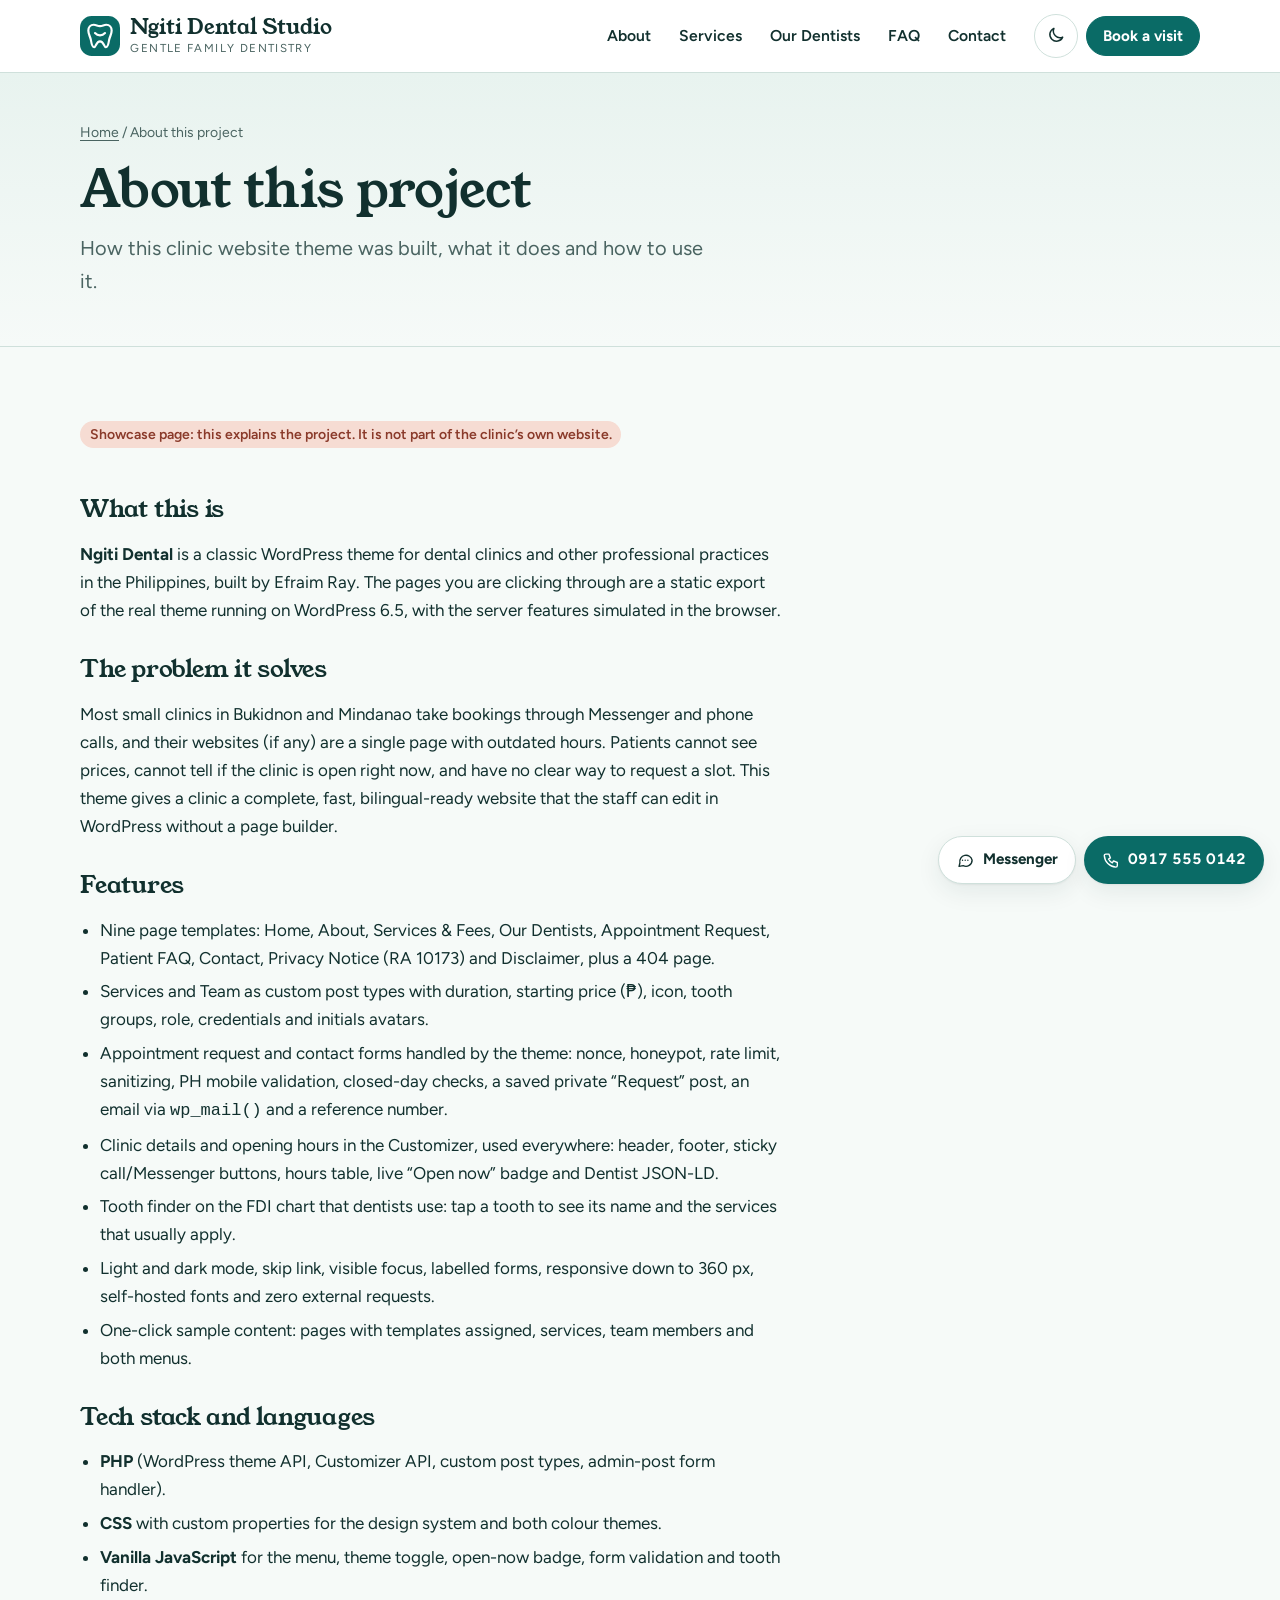
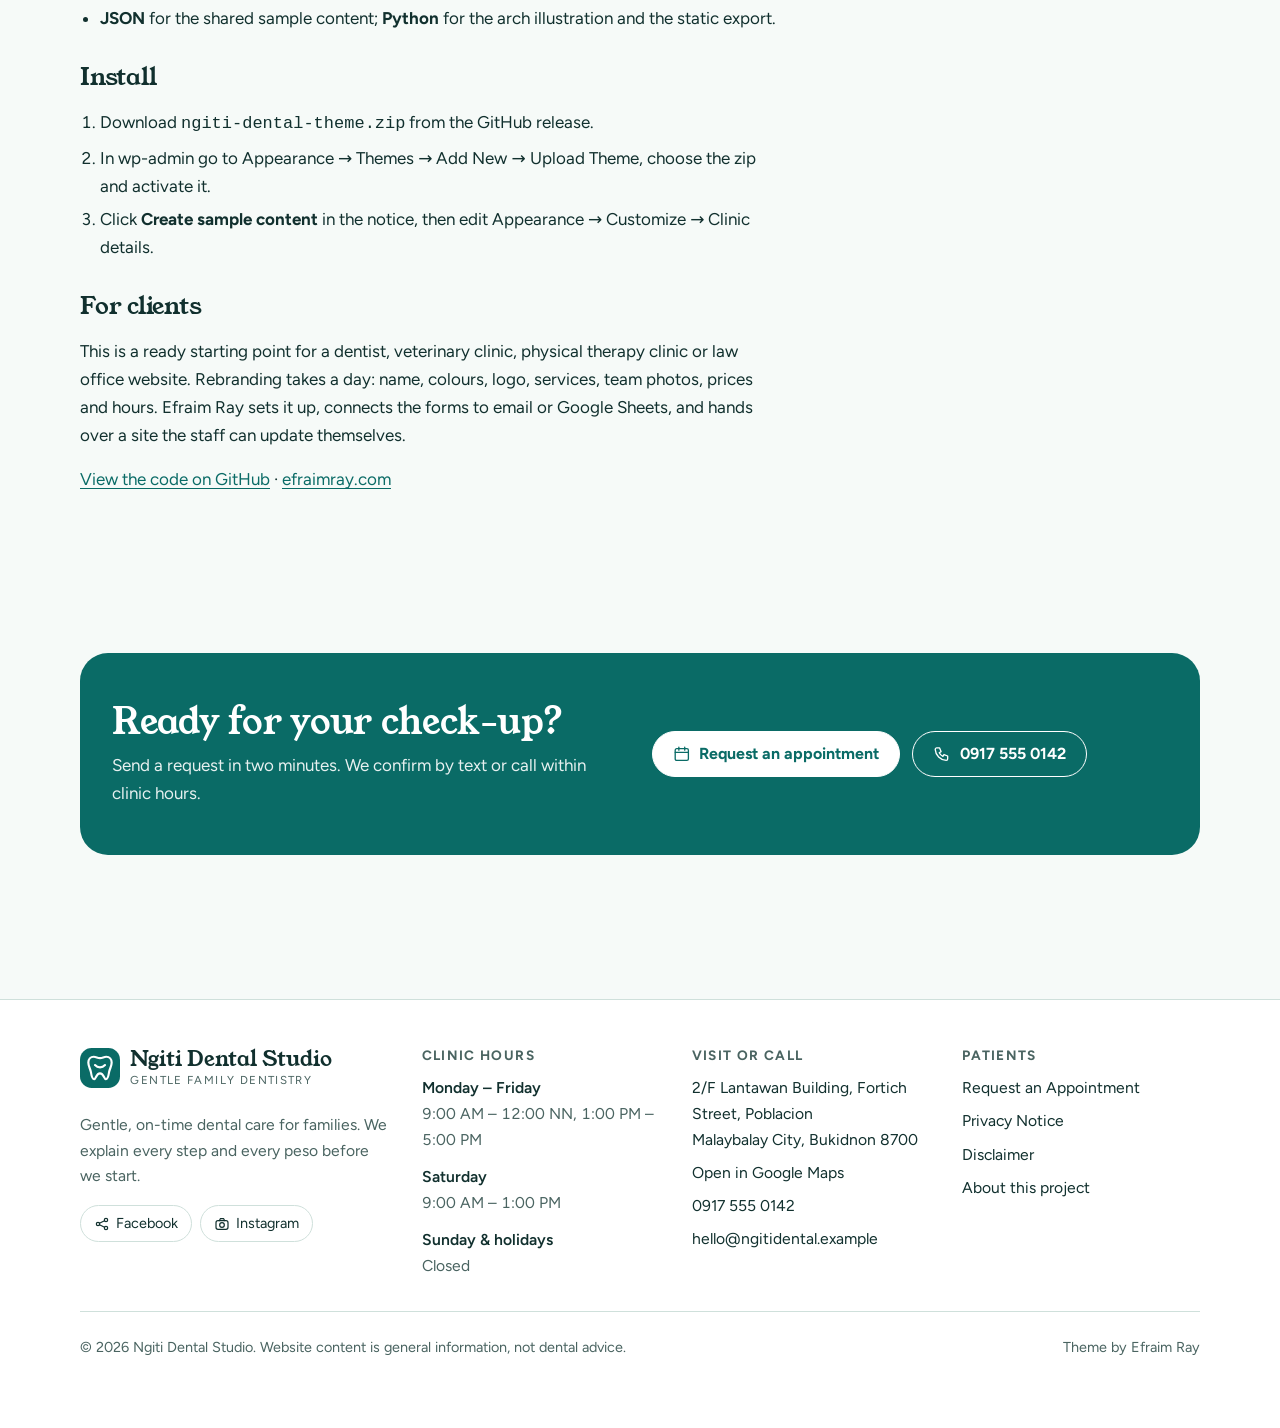
<file: demo/about-this-project.html>
<!doctype html>
<html lang="en-US">
<head>
<meta charset="UTF-8">
<meta name="viewport" content="width=device-width, initial-scale=1, viewport-fit=cover">
<meta name="theme-color" content="#0a6b66">
<title>About this project &#8211; Ngiti Dental Studio</title>
<meta name='robots' content='max-image-preview:large' />
<script>try{var t=localStorage.getItem('ngiti-theme');if(t==='dark'||t==='light'){document.documentElement.setAttribute('data-theme',t);}}catch(e){}</script>
<link rel="preload" href="assets/fonts/figtree-latin-400-normal.woff2" as="font" type="font/woff2" crossorigin>
<link rel="preload" href="assets/fonts/young-serif-latin-400-normal.woff2" as="font" type="font/woff2" crossorigin>
<link rel="icon" href="assets/img/favicon.svg" type="image/svg+xml">
<meta name="description" content="How this clinic website theme was built, what it does and how to use it.">
<meta property="og:type" content="article">
<meta property="og:title" content="About this project &#8211; Ngiti Dental Studio">
<meta property="og:description" content="How this clinic website theme was built, what it does and how to use it.">
<meta property="og:url" content="https://efraimray.github.io/ngiti-dental-theme/demo/about-this-project.html">
<meta property="og:site_name" content="Ngiti Dental Studio">
<meta property="og:image" content="https://efraimray.github.io/ngiti-dental-theme/demo/screenshot.png">
<meta name="twitter:card" content="summary_large_image">
<style id='wp-emoji-styles-inline-css'>

	img.wp-smiley, img.emoji {
		display: inline !important;
		border: none !important;
		box-shadow: none !important;
		height: 1em !important;
		width: 1em !important;
		margin: 0 0.07em !important;
		vertical-align: -0.1em !important;
		background: none !important;
		padding: 0 !important;
	}
</style>
<style id='global-styles-inline-css'>
body{--wp--preset--color--black: #000000;--wp--preset--color--cyan-bluish-gray: #abb8c3;--wp--preset--color--white: #ffffff;--wp--preset--color--pale-pink: #f78da7;--wp--preset--color--vivid-red: #cf2e2e;--wp--preset--color--luminous-vivid-orange: #ff6900;--wp--preset--color--luminous-vivid-amber: #fcb900;--wp--preset--color--light-green-cyan: #7bdcb5;--wp--preset--color--vivid-green-cyan: #00d084;--wp--preset--color--pale-cyan-blue: #8ed1fc;--wp--preset--color--vivid-cyan-blue: #0693e3;--wp--preset--color--vivid-purple: #9b51e0;--wp--preset--gradient--vivid-cyan-blue-to-vivid-purple: linear-gradient(135deg,rgba(6,147,227,1) 0%,rgb(155,81,224) 100%);--wp--preset--gradient--light-green-cyan-to-vivid-green-cyan: linear-gradient(135deg,rgb(122,220,180) 0%,rgb(0,208,130) 100%);--wp--preset--gradient--luminous-vivid-amber-to-luminous-vivid-orange: linear-gradient(135deg,rgba(252,185,0,1) 0%,rgba(255,105,0,1) 100%);--wp--preset--gradient--luminous-vivid-orange-to-vivid-red: linear-gradient(135deg,rgba(255,105,0,1) 0%,rgb(207,46,46) 100%);--wp--preset--gradient--very-light-gray-to-cyan-bluish-gray: linear-gradient(135deg,rgb(238,238,238) 0%,rgb(169,184,195) 100%);--wp--preset--gradient--cool-to-warm-spectrum: linear-gradient(135deg,rgb(74,234,220) 0%,rgb(151,120,209) 20%,rgb(207,42,186) 40%,rgb(238,44,130) 60%,rgb(251,105,98) 80%,rgb(254,248,76) 100%);--wp--preset--gradient--blush-light-purple: linear-gradient(135deg,rgb(255,206,236) 0%,rgb(152,150,240) 100%);--wp--preset--gradient--blush-bordeaux: linear-gradient(135deg,rgb(254,205,165) 0%,rgb(254,45,45) 50%,rgb(107,0,62) 100%);--wp--preset--gradient--luminous-dusk: linear-gradient(135deg,rgb(255,203,112) 0%,rgb(199,81,192) 50%,rgb(65,88,208) 100%);--wp--preset--gradient--pale-ocean: linear-gradient(135deg,rgb(255,245,203) 0%,rgb(182,227,212) 50%,rgb(51,167,181) 100%);--wp--preset--gradient--electric-grass: linear-gradient(135deg,rgb(202,248,128) 0%,rgb(113,206,126) 100%);--wp--preset--gradient--midnight: linear-gradient(135deg,rgb(2,3,129) 0%,rgb(40,116,252) 100%);--wp--preset--font-size--small: 13px;--wp--preset--font-size--medium: 20px;--wp--preset--font-size--large: 36px;--wp--preset--font-size--x-large: 42px;--wp--preset--spacing--20: 0.44rem;--wp--preset--spacing--30: 0.67rem;--wp--preset--spacing--40: 1rem;--wp--preset--spacing--50: 1.5rem;--wp--preset--spacing--60: 2.25rem;--wp--preset--spacing--70: 3.38rem;--wp--preset--spacing--80: 5.06rem;--wp--preset--shadow--natural: 6px 6px 9px rgba(0, 0, 0, 0.2);--wp--preset--shadow--deep: 12px 12px 50px rgba(0, 0, 0, 0.4);--wp--preset--shadow--sharp: 6px 6px 0px rgba(0, 0, 0, 0.2);--wp--preset--shadow--outlined: 6px 6px 0px -3px rgba(255, 255, 255, 1), 6px 6px rgba(0, 0, 0, 1);--wp--preset--shadow--crisp: 6px 6px 0px rgba(0, 0, 0, 1);}:where(.is-layout-flex){gap: 0.5em;}:where(.is-layout-grid){gap: 0.5em;}body .is-layout-flex{display: flex;}body .is-layout-flex{flex-wrap: wrap;align-items: center;}body .is-layout-flex > *{margin: 0;}body .is-layout-grid{display: grid;}body .is-layout-grid > *{margin: 0;}:where(.wp-block-columns.is-layout-flex){gap: 2em;}:where(.wp-block-columns.is-layout-grid){gap: 2em;}:where(.wp-block-post-template.is-layout-flex){gap: 1.25em;}:where(.wp-block-post-template.is-layout-grid){gap: 1.25em;}.has-black-color{color: var(--wp--preset--color--black) !important;}.has-cyan-bluish-gray-color{color: var(--wp--preset--color--cyan-bluish-gray) !important;}.has-white-color{color: var(--wp--preset--color--white) !important;}.has-pale-pink-color{color: var(--wp--preset--color--pale-pink) !important;}.has-vivid-red-color{color: var(--wp--preset--color--vivid-red) !important;}.has-luminous-vivid-orange-color{color: var(--wp--preset--color--luminous-vivid-orange) !important;}.has-luminous-vivid-amber-color{color: var(--wp--preset--color--luminous-vivid-amber) !important;}.has-light-green-cyan-color{color: var(--wp--preset--color--light-green-cyan) !important;}.has-vivid-green-cyan-color{color: var(--wp--preset--color--vivid-green-cyan) !important;}.has-pale-cyan-blue-color{color: var(--wp--preset--color--pale-cyan-blue) !important;}.has-vivid-cyan-blue-color{color: var(--wp--preset--color--vivid-cyan-blue) !important;}.has-vivid-purple-color{color: var(--wp--preset--color--vivid-purple) !important;}.has-black-background-color{background-color: var(--wp--preset--color--black) !important;}.has-cyan-bluish-gray-background-color{background-color: var(--wp--preset--color--cyan-bluish-gray) !important;}.has-white-background-color{background-color: var(--wp--preset--color--white) !important;}.has-pale-pink-background-color{background-color: var(--wp--preset--color--pale-pink) !important;}.has-vivid-red-background-color{background-color: var(--wp--preset--color--vivid-red) !important;}.has-luminous-vivid-orange-background-color{background-color: var(--wp--preset--color--luminous-vivid-orange) !important;}.has-luminous-vivid-amber-background-color{background-color: var(--wp--preset--color--luminous-vivid-amber) !important;}.has-light-green-cyan-background-color{background-color: var(--wp--preset--color--light-green-cyan) !important;}.has-vivid-green-cyan-background-color{background-color: var(--wp--preset--color--vivid-green-cyan) !important;}.has-pale-cyan-blue-background-color{background-color: var(--wp--preset--color--pale-cyan-blue) !important;}.has-vivid-cyan-blue-background-color{background-color: var(--wp--preset--color--vivid-cyan-blue) !important;}.has-vivid-purple-background-color{background-color: var(--wp--preset--color--vivid-purple) !important;}.has-black-border-color{border-color: var(--wp--preset--color--black) !important;}.has-cyan-bluish-gray-border-color{border-color: var(--wp--preset--color--cyan-bluish-gray) !important;}.has-white-border-color{border-color: var(--wp--preset--color--white) !important;}.has-pale-pink-border-color{border-color: var(--wp--preset--color--pale-pink) !important;}.has-vivid-red-border-color{border-color: var(--wp--preset--color--vivid-red) !important;}.has-luminous-vivid-orange-border-color{border-color: var(--wp--preset--color--luminous-vivid-orange) !important;}.has-luminous-vivid-amber-border-color{border-color: var(--wp--preset--color--luminous-vivid-amber) !important;}.has-light-green-cyan-border-color{border-color: var(--wp--preset--color--light-green-cyan) !important;}.has-vivid-green-cyan-border-color{border-color: var(--wp--preset--color--vivid-green-cyan) !important;}.has-pale-cyan-blue-border-color{border-color: var(--wp--preset--color--pale-cyan-blue) !important;}.has-vivid-cyan-blue-border-color{border-color: var(--wp--preset--color--vivid-cyan-blue) !important;}.has-vivid-purple-border-color{border-color: var(--wp--preset--color--vivid-purple) !important;}.has-vivid-cyan-blue-to-vivid-purple-gradient-background{background: var(--wp--preset--gradient--vivid-cyan-blue-to-vivid-purple) !important;}.has-light-green-cyan-to-vivid-green-cyan-gradient-background{background: var(--wp--preset--gradient--light-green-cyan-to-vivid-green-cyan) !important;}.has-luminous-vivid-amber-to-luminous-vivid-orange-gradient-background{background: var(--wp--preset--gradient--luminous-vivid-amber-to-luminous-vivid-orange) !important;}.has-luminous-vivid-orange-to-vivid-red-gradient-background{background: var(--wp--preset--gradient--luminous-vivid-orange-to-vivid-red) !important;}.has-very-light-gray-to-cyan-bluish-gray-gradient-background{background: var(--wp--preset--gradient--very-light-gray-to-cyan-bluish-gray) !important;}.has-cool-to-warm-spectrum-gradient-background{background: var(--wp--preset--gradient--cool-to-warm-spectrum) !important;}.has-blush-light-purple-gradient-background{background: var(--wp--preset--gradient--blush-light-purple) !important;}.has-blush-bordeaux-gradient-background{background: var(--wp--preset--gradient--blush-bordeaux) !important;}.has-luminous-dusk-gradient-background{background: var(--wp--preset--gradient--luminous-dusk) !important;}.has-pale-ocean-gradient-background{background: var(--wp--preset--gradient--pale-ocean) !important;}.has-electric-grass-gradient-background{background: var(--wp--preset--gradient--electric-grass) !important;}.has-midnight-gradient-background{background: var(--wp--preset--gradient--midnight) !important;}.has-small-font-size{font-size: var(--wp--preset--font-size--small) !important;}.has-medium-font-size{font-size: var(--wp--preset--font-size--medium) !important;}.has-large-font-size{font-size: var(--wp--preset--font-size--large) !important;}.has-x-large-font-size{font-size: var(--wp--preset--font-size--x-large) !important;}
.wp-block-navigation a:where(:not(.wp-element-button)){color: inherit;}
:where(.wp-block-post-template.is-layout-flex){gap: 1.25em;}:where(.wp-block-post-template.is-layout-grid){gap: 1.25em;}
:where(.wp-block-columns.is-layout-flex){gap: 2em;}:where(.wp-block-columns.is-layout-grid){gap: 2em;}
.wp-block-pullquote{font-size: 1.5em;line-height: 1.6;}
</style>
<link rel='stylesheet' id='ngiti-fonts-css' href='assets/css/fonts.css' media='all' />
<link rel='stylesheet' id='ngiti-main-css' href='assets/css/main.css' media='all' />
<link rel="canonical" href="https://efraimray.github.io/ngiti-dental-theme/demo/about-this-project.html" />
</head>
<body class="page-template-default page page-id-33 wp-embed-responsive">
<a class="skip-link" href="#main">Skip to content</a>
<header class="site-header" role="banner">
	<div class="wrap">
		<a class="brand" href="index.html" rel="home"><svg class="brand-mark" viewBox="0 0 48 48" aria-hidden="true" focusable="false"><rect width="48" height="48" rx="14" fill="var(--brand)"/><path d="M16.5 10.5c-4 0-6.5 3-6.5 7 0 4.6 2.3 6.9 3.1 11.5.6 3.8 1.5 8.5 3.8 8.5 2.4 0 2.4-7 7.1-7s4.7 7 7.1 7c2.3 0 3.2-4.7 3.8-8.5.8-4.6 3.1-6.9 3.1-11.5 0-4-2.5-7-6.5-7-3.1 0-4.3 1.6-7.5 1.6s-4.4-1.6-7.5-1.6z" fill="none" stroke="var(--on-brand)" stroke-width="2.6" stroke-linejoin="round"/><path d="M18 20.5c3.3 3.6 8.7 3.6 12 0" fill="none" stroke="var(--on-brand)" stroke-width="2.6" stroke-linecap="round"/></svg><span class="brand-name">Ngiti Dental Studio<small>Gentle family dentistry</small></span></a>		<nav class="primary-nav" id="primary-nav" aria-label="Main menu">
			<ul id="primary-menu" class="menu"><li id="menu-item-25" class="menu-item menu-item-type-post_type menu-item-object-page menu-item-25"><a href="about.html">About</a></li>
<li id="menu-item-26" class="menu-item menu-item-type-post_type menu-item-object-page menu-item-26"><a href="services.html">Services</a></li>
<li id="menu-item-27" class="menu-item menu-item-type-post_type menu-item-object-page menu-item-27"><a href="team.html">Our Dentists</a></li>
<li id="menu-item-28" class="menu-item menu-item-type-post_type menu-item-object-page menu-item-28"><a href="faq.html">FAQ</a></li>
<li id="menu-item-29" class="menu-item menu-item-type-post_type menu-item-object-page menu-item-29"><a href="contact.html">Contact</a></li>
</ul>			<a class="btn btn--primary nav-book" href="appointment.html">Book a visit</a>
		</nav>
		<div class="header-actions">
			<button class="icon-btn theme-toggle" type="button" data-ngiti-theme-toggle aria-label="Switch light or dark mode">
				<span class="icon-moon"><svg viewBox="0 0 24 24" fill="none" stroke="currentColor" stroke-width="1.8" stroke-linecap="round" stroke-linejoin="round" aria-hidden="true" focusable="false"><path d="M20 14.5A8 8 0 0 1 9.5 4a8 8 0 1 0 10.5 10.5z"/></svg></span>
				<span class="icon-sun"><svg viewBox="0 0 24 24" fill="none" stroke="currentColor" stroke-width="1.8" stroke-linecap="round" stroke-linejoin="round" aria-hidden="true" focusable="false"><circle cx="12" cy="12" r="4"/><path d="M12 2v2M12 20v2M4.9 4.9l1.4 1.4M17.7 17.7l1.4 1.4M2 12h2M20 12h2M4.9 19.1l1.4-1.4M17.7 6.3l1.4-1.4"/></svg></span>
			</button>
			<a class="btn btn--primary btn--small header-book" href="appointment.html">Book a visit</a>
			<button class="icon-btn menu-toggle" type="button" aria-controls="primary-nav" aria-expanded="false" data-ngiti-menu-toggle>
				<span class="screen-reader-text">Menu</span>
				<svg viewBox="0 0 24 24" fill="none" stroke="currentColor" stroke-width="1.8" stroke-linecap="round" stroke-linejoin="round" aria-hidden="true" focusable="false"><path d="M4 7h16M4 12h16M4 17h16"/></svg>			</button>
		</div>
	</div>
</header>
<main id="main" tabindex="-1">
<header class="page-hero"><div class="wrap"><nav class="breadcrumbs" aria-label="Breadcrumb"><a href="index.html">Home</a> / <span aria-current="page">About this project</span></nav><h1>About this project</h1><p class="lead">How this clinic website theme was built, what it does and how to use it.</p></div></header>	<section class="section">
		<div class="wrap">
			<div class="entry-content prose">
<p class="sample-note">Showcase page: this explains the project. It is not part of the clinic&#8217;s own website.</p>
<h2>What this is</h2>
<p><strong>Ngiti Dental</strong> is a classic WordPress theme for dental clinics and other professional practices in the Philippines, built by Efraim Ray. The pages you are clicking through are a static export of the real theme running on WordPress 6.5, with the server features simulated in the browser.</p>
<h2>The problem it solves</h2>
<p>Most small clinics in Bukidnon and Mindanao take bookings through Messenger and phone calls, and their websites (if any) are a single page with outdated hours. Patients cannot see prices, cannot tell if the clinic is open right now, and have no clear way to request a slot. This theme gives a clinic a complete, fast, bilingual-ready website that the staff can edit in WordPress without a page builder.</p>
<h2>Features</h2>
<ul>
<li>Nine page templates: Home, About, Services &amp; Fees, Our Dentists, Appointment Request, Patient FAQ, Contact, Privacy Notice (RA 10173) and Disclaimer, plus a 404 page.</li>
<li>Services and Team as custom post types with duration, starting price (₱), icon, tooth groups, role, credentials and initials avatars.</li>
<li>Appointment request and contact forms handled by the theme: nonce, honeypot, rate limit, sanitizing, PH mobile validation, closed-day checks, a saved private &#8220;Request&#8221; post, an email via <code>wp_mail()</code> and a reference number.</li>
<li>Clinic details and opening hours in the Customizer, used everywhere: header, footer, sticky call/Messenger buttons, hours table, live &#8220;Open now&#8221; badge and Dentist JSON-LD.</li>
<li>Tooth finder on the FDI chart that dentists use: tap a tooth to see its name and the services that usually apply.</li>
<li>Light and dark mode, skip link, visible focus, labelled forms, responsive down to 360 px, self-hosted fonts and zero external requests.</li>
<li>One-click sample content: pages with templates assigned, services, team members and both menus.</li>
</ul>
<h2>Tech stack and languages</h2>
<ul>
<li><strong>PHP</strong> (WordPress theme API, Customizer API, custom post types, admin-post form handler).</li>
<li><strong>CSS</strong> with custom properties for the design system and both colour themes.</li>
<li><strong>Vanilla JavaScript</strong> for the menu, theme toggle, open-now badge, form validation and tooth finder.</li>
<li><strong>JSON</strong> for the shared sample content; <strong>Python</strong> for the arch illustration and the static export.</li>
</ul>
<h2>Install</h2>
<ol>
<li>Download <code>ngiti-dental-theme.zip</code> from the GitHub release.</li>
<li>In wp-admin go to Appearance → Themes → Add New → Upload Theme, choose the zip and activate it.</li>
<li>Click <strong>Create sample content</strong> in the notice, then edit Appearance → Customize → Clinic details.</li>
</ol>
<h2>For clients</h2>
<p>This is a ready starting point for a dentist, veterinary clinic, physical therapy clinic or law office website. Rebranding takes a day: name, colours, logo, services, team photos, prices and hours. Efraim Ray sets it up, connects the forms to email or Google Sheets, and hands over a site the staff can update themselves.</p>
<p><a href="https://github.com/EfraimRay/ngiti-dental-theme">View the code on GitHub</a> · <a href="https://www.efraimray.com/">efraimray.com</a></p>

</div>
					</div>
	</section>
	<section class="section" aria-labelledby="cta-title">
	<div class="wrap">
		<div class="cta-band">
			<div>
				<h2 id="cta-title">Ready for your check-up?</h2>
				<p>Send a request in two minutes. We confirm by text or call within clinic hours.</p>
			</div>
			<div class="btn-row">
				<a class="btn btn--primary" href="appointment.html"><svg viewBox="0 0 24 24" fill="none" stroke="currentColor" stroke-width="1.8" stroke-linecap="round" stroke-linejoin="round" aria-hidden="true" focusable="false"><rect x="3" y="5" width="18" height="16" rx="2"/><path d="M16 3v4M8 3v4M3 10h18"/></svg>Request an appointment</a>
				<a class="btn btn--ghost" href="tel:+639175550142"><svg viewBox="0 0 24 24" fill="none" stroke="currentColor" stroke-width="1.8" stroke-linecap="round" stroke-linejoin="round" aria-hidden="true" focusable="false"><path d="M5 4h4l2 5-2.5 1.5a11 11 0 0 0 5 5L15 13l5 2v4a2 2 0 0 1-2 2A16 16 0 0 1 3 6a2 2 0 0 1 2-2"/></svg>0917 555 0142</a>
			</div>
		</div>
	</div>
</section>
</main>
<footer class="site-footer" role="contentinfo">
	<div class="wrap">
		<div class="footer-grid">
			<div>
				<a class="brand" href="index.html" rel="home"><svg class="brand-mark" viewBox="0 0 48 48" aria-hidden="true" focusable="false"><rect width="48" height="48" rx="14" fill="var(--brand)"/><path d="M16.5 10.5c-4 0-6.5 3-6.5 7 0 4.6 2.3 6.9 3.1 11.5.6 3.8 1.5 8.5 3.8 8.5 2.4 0 2.4-7 7.1-7s4.7 7 7.1 7c2.3 0 3.2-4.7 3.8-8.5.8-4.6 3.1-6.9 3.1-11.5 0-4-2.5-7-6.5-7-3.1 0-4.3 1.6-7.5 1.6s-4.4-1.6-7.5-1.6z" fill="none" stroke="var(--on-brand)" stroke-width="2.6" stroke-linejoin="round"/><path d="M18 20.5c3.3 3.6 8.7 3.6 12 0" fill="none" stroke="var(--on-brand)" stroke-width="2.6" stroke-linecap="round"/></svg><span class="brand-name">Ngiti Dental Studio<small>Gentle family dentistry</small></span></a>				<p class="muted" style="margin-top:1rem">Gentle, on-time dental care for families. We explain every step and every peso before we start.</p>
				<div class="social-links">
					<a href="#"><svg viewBox="0 0 24 24" fill="none" stroke="currentColor" stroke-width="1.8" stroke-linecap="round" stroke-linejoin="round" aria-hidden="true" focusable="false"><circle cx="6" cy="12" r="2.5"/><circle cx="18" cy="6" r="2.5"/><circle cx="18" cy="18" r="2.5"/><path d="m8.2 10.8 7.6-3.6M8.2 13.2l7.6 3.6"/></svg>Facebook</a>
					<a href="#"><svg viewBox="0 0 24 24" fill="none" stroke="currentColor" stroke-width="1.8" stroke-linecap="round" stroke-linejoin="round" aria-hidden="true" focusable="false"><rect x="3" y="7" width="18" height="13" rx="3"/><circle cx="12" cy="13.5" r="3.5"/><path d="M8 7l1.5-3h5L16 7"/></svg>Instagram</a>
				</div>
			</div>
			<div>
				<h2>Clinic hours</h2>
				<ul class="footer-hours">
											<li><b>Monday – Friday</b><span class="muted">9:00 AM – 12:00 NN, 1:00 PM – 5:00 PM</span></li>
											<li><b>Saturday</b><span class="muted">9:00 AM – 1:00 PM</span></li>
											<li><b>Sunday &amp; holidays</b><span class="muted">Closed</span></li>
									</ul>
			</div>
			<div>
				<h2>Visit or call</h2>
				<ul>
					<li>2/F Lantawan Building, Fortich Street, Poblacion<br>Malaybalay City, Bukidnon 8700</li>
					<li><a href="https://www.google.com/maps/search/?api=1&#038;query=Fortich+Street+Malaybalay+City+Bukidnon" target="_blank" rel="noopener">Open in Google Maps</a></li>
					<li><a href="tel:+639175550142">0917 555 0142</a></li>
					<li><a href="mailto:h&#101;&#108;lo&#064;&#110;gi&#116;&#105;d&#101;&#110;&#116;&#097;l&#046;&#101;&#120;&#097;m&#112;&#108;&#101;">h&#101;l&#108;o&#064;n&#103;&#105;t&#105;&#100;en&#116;a&#108;.&#101;&#120;am&#112;&#108;e</a></li>
				</ul>
			</div>
			<div>
				<h2>Patients</h2>
				<ul id="menu-footer-ngiti" class="menu"><li id="menu-item-30" class="menu-item menu-item-type-post_type menu-item-object-page menu-item-30"><a href="appointment.html">Request an Appointment</a></li>
<li id="menu-item-31" class="menu-item menu-item-type-post_type menu-item-object-page menu-item-31"><a href="privacy-notice.html">Privacy Notice</a></li>
<li id="menu-item-32" class="menu-item menu-item-type-post_type menu-item-object-page menu-item-32"><a href="disclaimer.html">Disclaimer</a></li>
<li id="menu-item-34" class="menu-item menu-item-type-post_type menu-item-object-page current-menu-item page_item page-item-33 current_page_item menu-item-34"><a href="about-this-project.html" aria-current="page">About this project</a></li>
</ul>			</div>
		</div>
		<div class="footer-bottom">
			<span>&copy; 2026 Ngiti Dental Studio. Website content is general information, not dental advice.</span>
			<span>Theme by <a href="https://www.efraimray.com/">Efraim Ray</a></span>
		</div>
	</div>
</footer>
<div class="quick-contact" aria-label="Quick contact" role="region">
	<a class="qc-chat" href="https://m.me/your-clinic-page" target="_blank" rel="noopener"><svg viewBox="0 0 24 24" fill="none" stroke="currentColor" stroke-width="1.8" stroke-linecap="round" stroke-linejoin="round" aria-hidden="true" focusable="false"><path d="M21 12a8 8 0 0 1-11.6 7.1L4 20l1.1-4.6A8 8 0 1 1 21 12z"/><path d="M8.5 12h.01M12 12h.01M15.5 12h.01"/></svg>Messenger</a>
	<a class="qc-call" href="tel:+639175550142"><svg viewBox="0 0 24 24" fill="none" stroke="currentColor" stroke-width="1.8" stroke-linecap="round" stroke-linejoin="round" aria-hidden="true" focusable="false"><path d="M5 4h4l2 5-2.5 1.5a11 11 0 0 0 5 5L15 13l5 2v4a2 2 0 0 1-2 2A16 16 0 0 1 3 6a2 2 0 0 1 2-2"/></svg>0917 555 0142</a>
</div>
<script id="ngiti-theme-js-extra">
var ngitiTheme = {"demo":true,"i18n":{"open":"Open now","soon":"Closing soon","closed":"Closed","closesAt":"Closes at %s","opensAt":"Opens at %s","opensTomorrow":"Opens tomorrow at %s","opensDay":"Opens %1$s at %2$s","required":"This field is required.","mobile":"Enter a PH mobile number, e.g. 0917 555 0142.","email":"Enter a valid email address.","date":"Choose a date from tomorrow onwards.","sunday":"The clinic is closed on Sundays. Please choose another day.","consent":"Please agree to the privacy notice so we can contact you.","fix":"Please fix the highlighted fields."}};
</script>
<script src="assets/js/theme.js" id="ngiti-theme-js" defer data-wp-strategy="defer"></script>
</body>
</html>
</file>
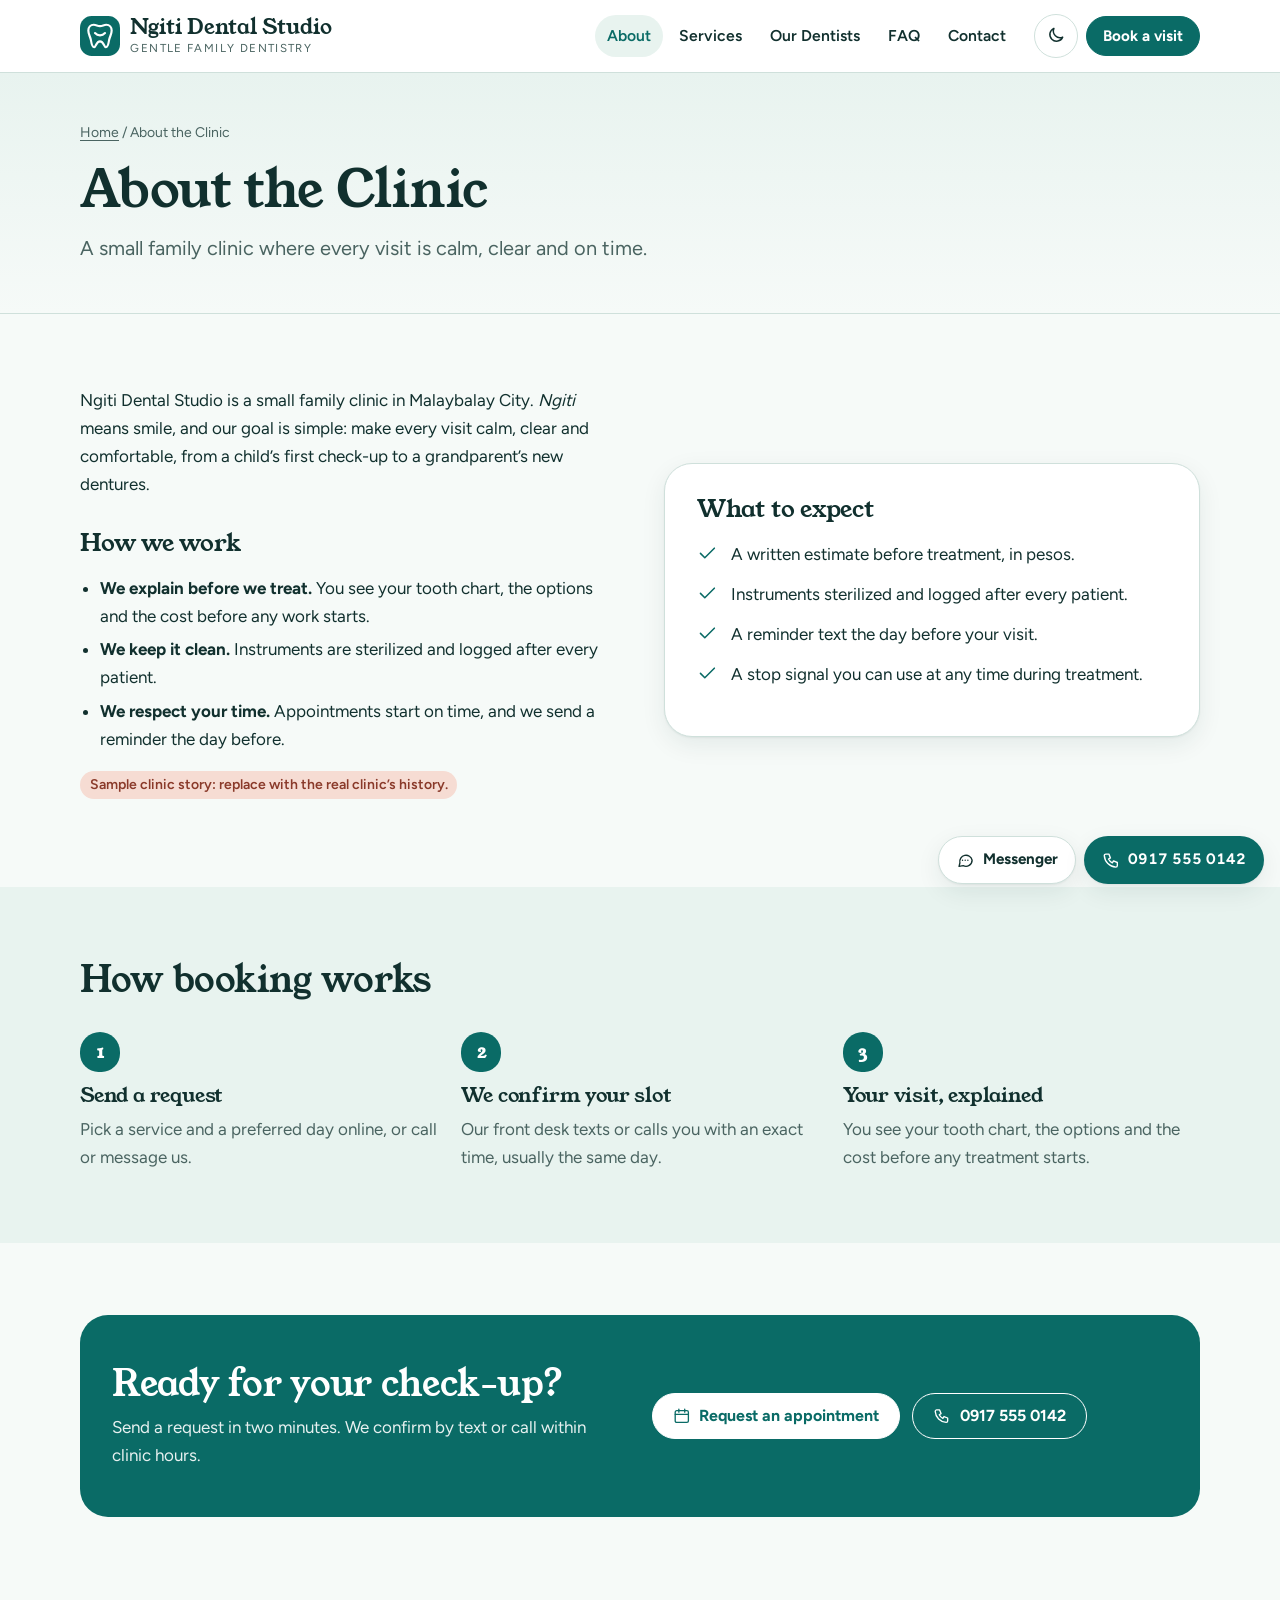
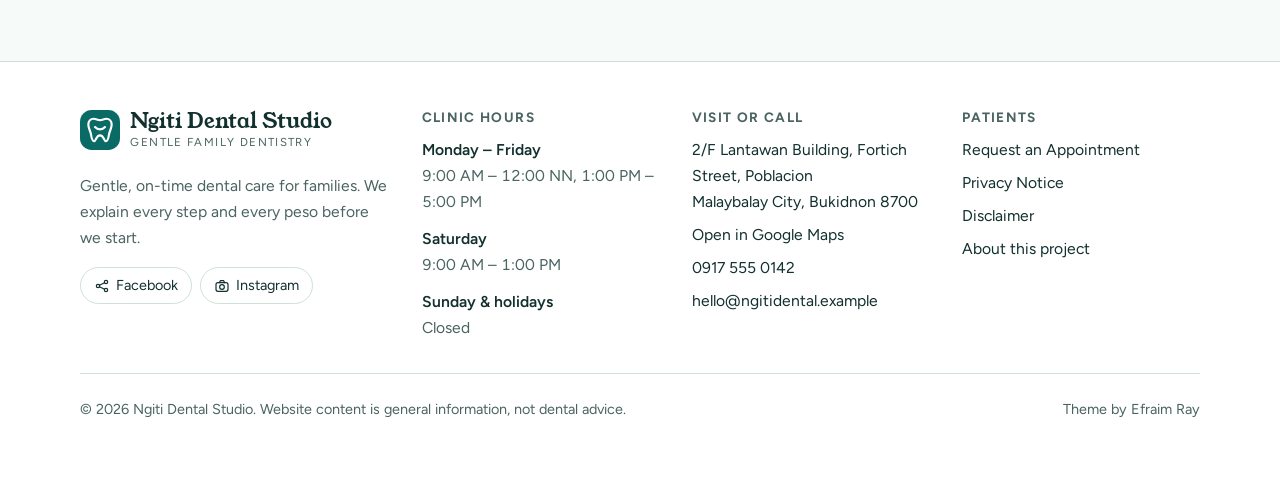
<file: demo/about.html>
<!doctype html>
<html lang="en-US">
<head>
<meta charset="UTF-8">
<meta name="viewport" content="width=device-width, initial-scale=1, viewport-fit=cover">
<meta name="theme-color" content="#0a6b66">
<title>About the Clinic &#8211; Ngiti Dental Studio</title>
<meta name='robots' content='max-image-preview:large' />
<script>try{var t=localStorage.getItem('ngiti-theme');if(t==='dark'||t==='light'){document.documentElement.setAttribute('data-theme',t);}}catch(e){}</script>
<link rel="preload" href="assets/fonts/figtree-latin-400-normal.woff2" as="font" type="font/woff2" crossorigin>
<link rel="preload" href="assets/fonts/young-serif-latin-400-normal.woff2" as="font" type="font/woff2" crossorigin>
<link rel="icon" href="assets/img/favicon.svg" type="image/svg+xml">
<meta name="description" content="A small family clinic where every visit is calm, clear and on time.">
<meta property="og:type" content="article">
<meta property="og:title" content="About the Clinic &#8211; Ngiti Dental Studio">
<meta property="og:description" content="A small family clinic where every visit is calm, clear and on time.">
<meta property="og:url" content="https://efraimray.github.io/ngiti-dental-theme/demo/about.html">
<meta property="og:site_name" content="Ngiti Dental Studio">
<meta property="og:image" content="https://efraimray.github.io/ngiti-dental-theme/demo/screenshot.png">
<meta name="twitter:card" content="summary_large_image">
<style id='wp-emoji-styles-inline-css'>

	img.wp-smiley, img.emoji {
		display: inline !important;
		border: none !important;
		box-shadow: none !important;
		height: 1em !important;
		width: 1em !important;
		margin: 0 0.07em !important;
		vertical-align: -0.1em !important;
		background: none !important;
		padding: 0 !important;
	}
</style>
<style id='global-styles-inline-css'>
body{--wp--preset--color--black: #000000;--wp--preset--color--cyan-bluish-gray: #abb8c3;--wp--preset--color--white: #ffffff;--wp--preset--color--pale-pink: #f78da7;--wp--preset--color--vivid-red: #cf2e2e;--wp--preset--color--luminous-vivid-orange: #ff6900;--wp--preset--color--luminous-vivid-amber: #fcb900;--wp--preset--color--light-green-cyan: #7bdcb5;--wp--preset--color--vivid-green-cyan: #00d084;--wp--preset--color--pale-cyan-blue: #8ed1fc;--wp--preset--color--vivid-cyan-blue: #0693e3;--wp--preset--color--vivid-purple: #9b51e0;--wp--preset--gradient--vivid-cyan-blue-to-vivid-purple: linear-gradient(135deg,rgba(6,147,227,1) 0%,rgb(155,81,224) 100%);--wp--preset--gradient--light-green-cyan-to-vivid-green-cyan: linear-gradient(135deg,rgb(122,220,180) 0%,rgb(0,208,130) 100%);--wp--preset--gradient--luminous-vivid-amber-to-luminous-vivid-orange: linear-gradient(135deg,rgba(252,185,0,1) 0%,rgba(255,105,0,1) 100%);--wp--preset--gradient--luminous-vivid-orange-to-vivid-red: linear-gradient(135deg,rgba(255,105,0,1) 0%,rgb(207,46,46) 100%);--wp--preset--gradient--very-light-gray-to-cyan-bluish-gray: linear-gradient(135deg,rgb(238,238,238) 0%,rgb(169,184,195) 100%);--wp--preset--gradient--cool-to-warm-spectrum: linear-gradient(135deg,rgb(74,234,220) 0%,rgb(151,120,209) 20%,rgb(207,42,186) 40%,rgb(238,44,130) 60%,rgb(251,105,98) 80%,rgb(254,248,76) 100%);--wp--preset--gradient--blush-light-purple: linear-gradient(135deg,rgb(255,206,236) 0%,rgb(152,150,240) 100%);--wp--preset--gradient--blush-bordeaux: linear-gradient(135deg,rgb(254,205,165) 0%,rgb(254,45,45) 50%,rgb(107,0,62) 100%);--wp--preset--gradient--luminous-dusk: linear-gradient(135deg,rgb(255,203,112) 0%,rgb(199,81,192) 50%,rgb(65,88,208) 100%);--wp--preset--gradient--pale-ocean: linear-gradient(135deg,rgb(255,245,203) 0%,rgb(182,227,212) 50%,rgb(51,167,181) 100%);--wp--preset--gradient--electric-grass: linear-gradient(135deg,rgb(202,248,128) 0%,rgb(113,206,126) 100%);--wp--preset--gradient--midnight: linear-gradient(135deg,rgb(2,3,129) 0%,rgb(40,116,252) 100%);--wp--preset--font-size--small: 13px;--wp--preset--font-size--medium: 20px;--wp--preset--font-size--large: 36px;--wp--preset--font-size--x-large: 42px;--wp--preset--spacing--20: 0.44rem;--wp--preset--spacing--30: 0.67rem;--wp--preset--spacing--40: 1rem;--wp--preset--spacing--50: 1.5rem;--wp--preset--spacing--60: 2.25rem;--wp--preset--spacing--70: 3.38rem;--wp--preset--spacing--80: 5.06rem;--wp--preset--shadow--natural: 6px 6px 9px rgba(0, 0, 0, 0.2);--wp--preset--shadow--deep: 12px 12px 50px rgba(0, 0, 0, 0.4);--wp--preset--shadow--sharp: 6px 6px 0px rgba(0, 0, 0, 0.2);--wp--preset--shadow--outlined: 6px 6px 0px -3px rgba(255, 255, 255, 1), 6px 6px rgba(0, 0, 0, 1);--wp--preset--shadow--crisp: 6px 6px 0px rgba(0, 0, 0, 1);}:where(.is-layout-flex){gap: 0.5em;}:where(.is-layout-grid){gap: 0.5em;}body .is-layout-flex{display: flex;}body .is-layout-flex{flex-wrap: wrap;align-items: center;}body .is-layout-flex > *{margin: 0;}body .is-layout-grid{display: grid;}body .is-layout-grid > *{margin: 0;}:where(.wp-block-columns.is-layout-flex){gap: 2em;}:where(.wp-block-columns.is-layout-grid){gap: 2em;}:where(.wp-block-post-template.is-layout-flex){gap: 1.25em;}:where(.wp-block-post-template.is-layout-grid){gap: 1.25em;}.has-black-color{color: var(--wp--preset--color--black) !important;}.has-cyan-bluish-gray-color{color: var(--wp--preset--color--cyan-bluish-gray) !important;}.has-white-color{color: var(--wp--preset--color--white) !important;}.has-pale-pink-color{color: var(--wp--preset--color--pale-pink) !important;}.has-vivid-red-color{color: var(--wp--preset--color--vivid-red) !important;}.has-luminous-vivid-orange-color{color: var(--wp--preset--color--luminous-vivid-orange) !important;}.has-luminous-vivid-amber-color{color: var(--wp--preset--color--luminous-vivid-amber) !important;}.has-light-green-cyan-color{color: var(--wp--preset--color--light-green-cyan) !important;}.has-vivid-green-cyan-color{color: var(--wp--preset--color--vivid-green-cyan) !important;}.has-pale-cyan-blue-color{color: var(--wp--preset--color--pale-cyan-blue) !important;}.has-vivid-cyan-blue-color{color: var(--wp--preset--color--vivid-cyan-blue) !important;}.has-vivid-purple-color{color: var(--wp--preset--color--vivid-purple) !important;}.has-black-background-color{background-color: var(--wp--preset--color--black) !important;}.has-cyan-bluish-gray-background-color{background-color: var(--wp--preset--color--cyan-bluish-gray) !important;}.has-white-background-color{background-color: var(--wp--preset--color--white) !important;}.has-pale-pink-background-color{background-color: var(--wp--preset--color--pale-pink) !important;}.has-vivid-red-background-color{background-color: var(--wp--preset--color--vivid-red) !important;}.has-luminous-vivid-orange-background-color{background-color: var(--wp--preset--color--luminous-vivid-orange) !important;}.has-luminous-vivid-amber-background-color{background-color: var(--wp--preset--color--luminous-vivid-amber) !important;}.has-light-green-cyan-background-color{background-color: var(--wp--preset--color--light-green-cyan) !important;}.has-vivid-green-cyan-background-color{background-color: var(--wp--preset--color--vivid-green-cyan) !important;}.has-pale-cyan-blue-background-color{background-color: var(--wp--preset--color--pale-cyan-blue) !important;}.has-vivid-cyan-blue-background-color{background-color: var(--wp--preset--color--vivid-cyan-blue) !important;}.has-vivid-purple-background-color{background-color: var(--wp--preset--color--vivid-purple) !important;}.has-black-border-color{border-color: var(--wp--preset--color--black) !important;}.has-cyan-bluish-gray-border-color{border-color: var(--wp--preset--color--cyan-bluish-gray) !important;}.has-white-border-color{border-color: var(--wp--preset--color--white) !important;}.has-pale-pink-border-color{border-color: var(--wp--preset--color--pale-pink) !important;}.has-vivid-red-border-color{border-color: var(--wp--preset--color--vivid-red) !important;}.has-luminous-vivid-orange-border-color{border-color: var(--wp--preset--color--luminous-vivid-orange) !important;}.has-luminous-vivid-amber-border-color{border-color: var(--wp--preset--color--luminous-vivid-amber) !important;}.has-light-green-cyan-border-color{border-color: var(--wp--preset--color--light-green-cyan) !important;}.has-vivid-green-cyan-border-color{border-color: var(--wp--preset--color--vivid-green-cyan) !important;}.has-pale-cyan-blue-border-color{border-color: var(--wp--preset--color--pale-cyan-blue) !important;}.has-vivid-cyan-blue-border-color{border-color: var(--wp--preset--color--vivid-cyan-blue) !important;}.has-vivid-purple-border-color{border-color: var(--wp--preset--color--vivid-purple) !important;}.has-vivid-cyan-blue-to-vivid-purple-gradient-background{background: var(--wp--preset--gradient--vivid-cyan-blue-to-vivid-purple) !important;}.has-light-green-cyan-to-vivid-green-cyan-gradient-background{background: var(--wp--preset--gradient--light-green-cyan-to-vivid-green-cyan) !important;}.has-luminous-vivid-amber-to-luminous-vivid-orange-gradient-background{background: var(--wp--preset--gradient--luminous-vivid-amber-to-luminous-vivid-orange) !important;}.has-luminous-vivid-orange-to-vivid-red-gradient-background{background: var(--wp--preset--gradient--luminous-vivid-orange-to-vivid-red) !important;}.has-very-light-gray-to-cyan-bluish-gray-gradient-background{background: var(--wp--preset--gradient--very-light-gray-to-cyan-bluish-gray) !important;}.has-cool-to-warm-spectrum-gradient-background{background: var(--wp--preset--gradient--cool-to-warm-spectrum) !important;}.has-blush-light-purple-gradient-background{background: var(--wp--preset--gradient--blush-light-purple) !important;}.has-blush-bordeaux-gradient-background{background: var(--wp--preset--gradient--blush-bordeaux) !important;}.has-luminous-dusk-gradient-background{background: var(--wp--preset--gradient--luminous-dusk) !important;}.has-pale-ocean-gradient-background{background: var(--wp--preset--gradient--pale-ocean) !important;}.has-electric-grass-gradient-background{background: var(--wp--preset--gradient--electric-grass) !important;}.has-midnight-gradient-background{background: var(--wp--preset--gradient--midnight) !important;}.has-small-font-size{font-size: var(--wp--preset--font-size--small) !important;}.has-medium-font-size{font-size: var(--wp--preset--font-size--medium) !important;}.has-large-font-size{font-size: var(--wp--preset--font-size--large) !important;}.has-x-large-font-size{font-size: var(--wp--preset--font-size--x-large) !important;}
.wp-block-navigation a:where(:not(.wp-element-button)){color: inherit;}
:where(.wp-block-post-template.is-layout-flex){gap: 1.25em;}:where(.wp-block-post-template.is-layout-grid){gap: 1.25em;}
:where(.wp-block-columns.is-layout-flex){gap: 2em;}:where(.wp-block-columns.is-layout-grid){gap: 2em;}
.wp-block-pullquote{font-size: 1.5em;line-height: 1.6;}
</style>
<link rel='stylesheet' id='ngiti-fonts-css' href='assets/css/fonts.css' media='all' />
<link rel='stylesheet' id='ngiti-main-css' href='assets/css/main.css' media='all' />
<link rel="canonical" href="https://efraimray.github.io/ngiti-dental-theme/demo/about.html" />
</head>
<body class="page-template page-template-page-templates page-template-template-about page-template-page-templatestemplate-about-php page page-id-5 wp-embed-responsive has-page-template">
<a class="skip-link" href="#main">Skip to content</a>
<header class="site-header" role="banner">
	<div class="wrap">
		<a class="brand" href="index.html" rel="home"><svg class="brand-mark" viewBox="0 0 48 48" aria-hidden="true" focusable="false"><rect width="48" height="48" rx="14" fill="var(--brand)"/><path d="M16.5 10.5c-4 0-6.5 3-6.5 7 0 4.6 2.3 6.9 3.1 11.5.6 3.8 1.5 8.5 3.8 8.5 2.4 0 2.4-7 7.1-7s4.7 7 7.1 7c2.3 0 3.2-4.7 3.8-8.5.8-4.6 3.1-6.9 3.1-11.5 0-4-2.5-7-6.5-7-3.1 0-4.3 1.6-7.5 1.6s-4.4-1.6-7.5-1.6z" fill="none" stroke="var(--on-brand)" stroke-width="2.6" stroke-linejoin="round"/><path d="M18 20.5c3.3 3.6 8.7 3.6 12 0" fill="none" stroke="var(--on-brand)" stroke-width="2.6" stroke-linecap="round"/></svg><span class="brand-name">Ngiti Dental Studio<small>Gentle family dentistry</small></span></a>		<nav class="primary-nav" id="primary-nav" aria-label="Main menu">
			<ul id="primary-menu" class="menu"><li id="menu-item-25" class="menu-item menu-item-type-post_type menu-item-object-page current-menu-item page_item page-item-5 current_page_item menu-item-25"><a href="about.html" aria-current="page">About</a></li>
<li id="menu-item-26" class="menu-item menu-item-type-post_type menu-item-object-page menu-item-26"><a href="services.html">Services</a></li>
<li id="menu-item-27" class="menu-item menu-item-type-post_type menu-item-object-page menu-item-27"><a href="team.html">Our Dentists</a></li>
<li id="menu-item-28" class="menu-item menu-item-type-post_type menu-item-object-page menu-item-28"><a href="faq.html">FAQ</a></li>
<li id="menu-item-29" class="menu-item menu-item-type-post_type menu-item-object-page menu-item-29"><a href="contact.html">Contact</a></li>
</ul>			<a class="btn btn--primary nav-book" href="appointment.html">Book a visit</a>
		</nav>
		<div class="header-actions">
			<button class="icon-btn theme-toggle" type="button" data-ngiti-theme-toggle aria-label="Switch light or dark mode">
				<span class="icon-moon"><svg viewBox="0 0 24 24" fill="none" stroke="currentColor" stroke-width="1.8" stroke-linecap="round" stroke-linejoin="round" aria-hidden="true" focusable="false"><path d="M20 14.5A8 8 0 0 1 9.5 4a8 8 0 1 0 10.5 10.5z"/></svg></span>
				<span class="icon-sun"><svg viewBox="0 0 24 24" fill="none" stroke="currentColor" stroke-width="1.8" stroke-linecap="round" stroke-linejoin="round" aria-hidden="true" focusable="false"><circle cx="12" cy="12" r="4"/><path d="M12 2v2M12 20v2M4.9 4.9l1.4 1.4M17.7 17.7l1.4 1.4M2 12h2M20 12h2M4.9 19.1l1.4-1.4M17.7 6.3l1.4-1.4"/></svg></span>
			</button>
			<a class="btn btn--primary btn--small header-book" href="appointment.html">Book a visit</a>
			<button class="icon-btn menu-toggle" type="button" aria-controls="primary-nav" aria-expanded="false" data-ngiti-menu-toggle>
				<span class="screen-reader-text">Menu</span>
				<svg viewBox="0 0 24 24" fill="none" stroke="currentColor" stroke-width="1.8" stroke-linecap="round" stroke-linejoin="round" aria-hidden="true" focusable="false"><path d="M4 7h16M4 12h16M4 17h16"/></svg>			</button>
		</div>
	</div>
</header>
<main id="main" tabindex="-1">
<header class="page-hero"><div class="wrap"><nav class="breadcrumbs" aria-label="Breadcrumb"><a href="index.html">Home</a> / <span aria-current="page">About the Clinic</span></nav><h1>About the Clinic</h1><p class="lead">A small family clinic where every visit is calm, clear and on time.</p></div></header>	<section class="section">
		<div class="wrap split">
			<div class="entry-content prose"><p>Ngiti Dental Studio is a small family clinic in Malaybalay City. <em>Ngiti</em> means smile, and our goal is simple: make every visit calm, clear and comfortable, from a child&#8217;s first check-up to a grandparent&#8217;s new dentures.</p><h2>How we work</h2><ul><li><strong>We explain before we treat.</strong> You see your tooth chart, the options and the cost before any work starts.</li><li><strong>We keep it clean.</strong> Instruments are sterilized and logged after every patient.</li><li><strong>We respect your time.</strong> Appointments start on time, and we send a reminder the day before.</li></ul><p class="sample-note">Sample clinic story: replace with the real clinic&#8217;s history.</p></div>
			<div class="panel">
				<h2 style="font-size:var(--step-2)">What to expect</h2>
				<ul class="checklist">
					<li><svg viewBox="0 0 24 24" fill="none" stroke="currentColor" stroke-width="1.8" stroke-linecap="round" stroke-linejoin="round" aria-hidden="true" focusable="false"><path d="M20 6 9 17l-5-5"/></svg><span>A written estimate before treatment, in pesos.</span></li>
					<li><svg viewBox="0 0 24 24" fill="none" stroke="currentColor" stroke-width="1.8" stroke-linecap="round" stroke-linejoin="round" aria-hidden="true" focusable="false"><path d="M20 6 9 17l-5-5"/></svg><span>Instruments sterilized and logged after every patient.</span></li>
					<li><svg viewBox="0 0 24 24" fill="none" stroke="currentColor" stroke-width="1.8" stroke-linecap="round" stroke-linejoin="round" aria-hidden="true" focusable="false"><path d="M20 6 9 17l-5-5"/></svg><span>A reminder text the day before your visit.</span></li>
					<li><svg viewBox="0 0 24 24" fill="none" stroke="currentColor" stroke-width="1.8" stroke-linecap="round" stroke-linejoin="round" aria-hidden="true" focusable="false"><path d="M20 6 9 17l-5-5"/></svg><span>A stop signal you can use at any time during treatment.</span></li>
				</ul>
			</div>
		</div>
	</section>
	<section class="section section--tint" aria-labelledby="steps-title">
		<div class="wrap">
			<div class="section-head"><h2 id="steps-title">How booking works</h2></div>
			<ol class="steps">
	<li>
		<h3>Send a request</h3>
		<p>Pick a service and a preferred day online, or call or message us.</p>
	</li>
	<li>
		<h3>We confirm your slot</h3>
		<p>Our front desk texts or calls you with an exact time, usually the same day.</p>
	</li>
	<li>
		<h3>Your visit, explained</h3>
		<p>You see your tooth chart, the options and the cost before any treatment starts.</p>
	</li>
</ol>
		</div>
	</section>
	<section class="section" aria-labelledby="cta-title">
	<div class="wrap">
		<div class="cta-band">
			<div>
				<h2 id="cta-title">Ready for your check-up?</h2>
				<p>Send a request in two minutes. We confirm by text or call within clinic hours.</p>
			</div>
			<div class="btn-row">
				<a class="btn btn--primary" href="appointment.html"><svg viewBox="0 0 24 24" fill="none" stroke="currentColor" stroke-width="1.8" stroke-linecap="round" stroke-linejoin="round" aria-hidden="true" focusable="false"><rect x="3" y="5" width="18" height="16" rx="2"/><path d="M16 3v4M8 3v4M3 10h18"/></svg>Request an appointment</a>
				<a class="btn btn--ghost" href="tel:+639175550142"><svg viewBox="0 0 24 24" fill="none" stroke="currentColor" stroke-width="1.8" stroke-linecap="round" stroke-linejoin="round" aria-hidden="true" focusable="false"><path d="M5 4h4l2 5-2.5 1.5a11 11 0 0 0 5 5L15 13l5 2v4a2 2 0 0 1-2 2A16 16 0 0 1 3 6a2 2 0 0 1 2-2"/></svg>0917 555 0142</a>
			</div>
		</div>
	</div>
</section>
</main>
<footer class="site-footer" role="contentinfo">
	<div class="wrap">
		<div class="footer-grid">
			<div>
				<a class="brand" href="index.html" rel="home"><svg class="brand-mark" viewBox="0 0 48 48" aria-hidden="true" focusable="false"><rect width="48" height="48" rx="14" fill="var(--brand)"/><path d="M16.5 10.5c-4 0-6.5 3-6.5 7 0 4.6 2.3 6.9 3.1 11.5.6 3.8 1.5 8.5 3.8 8.5 2.4 0 2.4-7 7.1-7s4.7 7 7.1 7c2.3 0 3.2-4.7 3.8-8.5.8-4.6 3.1-6.9 3.1-11.5 0-4-2.5-7-6.5-7-3.1 0-4.3 1.6-7.5 1.6s-4.4-1.6-7.5-1.6z" fill="none" stroke="var(--on-brand)" stroke-width="2.6" stroke-linejoin="round"/><path d="M18 20.5c3.3 3.6 8.7 3.6 12 0" fill="none" stroke="var(--on-brand)" stroke-width="2.6" stroke-linecap="round"/></svg><span class="brand-name">Ngiti Dental Studio<small>Gentle family dentistry</small></span></a>				<p class="muted" style="margin-top:1rem">Gentle, on-time dental care for families. We explain every step and every peso before we start.</p>
				<div class="social-links">
					<a href="#"><svg viewBox="0 0 24 24" fill="none" stroke="currentColor" stroke-width="1.8" stroke-linecap="round" stroke-linejoin="round" aria-hidden="true" focusable="false"><circle cx="6" cy="12" r="2.5"/><circle cx="18" cy="6" r="2.5"/><circle cx="18" cy="18" r="2.5"/><path d="m8.2 10.8 7.6-3.6M8.2 13.2l7.6 3.6"/></svg>Facebook</a>
					<a href="#"><svg viewBox="0 0 24 24" fill="none" stroke="currentColor" stroke-width="1.8" stroke-linecap="round" stroke-linejoin="round" aria-hidden="true" focusable="false"><rect x="3" y="7" width="18" height="13" rx="3"/><circle cx="12" cy="13.5" r="3.5"/><path d="M8 7l1.5-3h5L16 7"/></svg>Instagram</a>
				</div>
			</div>
			<div>
				<h2>Clinic hours</h2>
				<ul class="footer-hours">
											<li><b>Monday – Friday</b><span class="muted">9:00 AM – 12:00 NN, 1:00 PM – 5:00 PM</span></li>
											<li><b>Saturday</b><span class="muted">9:00 AM – 1:00 PM</span></li>
											<li><b>Sunday &amp; holidays</b><span class="muted">Closed</span></li>
									</ul>
			</div>
			<div>
				<h2>Visit or call</h2>
				<ul>
					<li>2/F Lantawan Building, Fortich Street, Poblacion<br>Malaybalay City, Bukidnon 8700</li>
					<li><a href="https://www.google.com/maps/search/?api=1&#038;query=Fortich+Street+Malaybalay+City+Bukidnon" target="_blank" rel="noopener">Open in Google Maps</a></li>
					<li><a href="tel:+639175550142">0917 555 0142</a></li>
					<li><a href="mailto:h&#101;l&#108;&#111;&#064;&#110;git&#105;d&#101;&#110;t&#097;&#108;&#046;&#101;&#120;a&#109;p&#108;e">&#104;&#101;&#108;&#108;&#111;&#064;&#110;g&#105;t&#105;&#100;e&#110;t&#097;l.&#101;&#120;a&#109;&#112;&#108;&#101;</a></li>
				</ul>
			</div>
			<div>
				<h2>Patients</h2>
				<ul id="menu-footer-ngiti" class="menu"><li id="menu-item-30" class="menu-item menu-item-type-post_type menu-item-object-page menu-item-30"><a href="appointment.html">Request an Appointment</a></li>
<li id="menu-item-31" class="menu-item menu-item-type-post_type menu-item-object-page menu-item-31"><a href="privacy-notice.html">Privacy Notice</a></li>
<li id="menu-item-32" class="menu-item menu-item-type-post_type menu-item-object-page menu-item-32"><a href="disclaimer.html">Disclaimer</a></li>
<li id="menu-item-34" class="menu-item menu-item-type-post_type menu-item-object-page menu-item-34"><a href="about-this-project.html">About this project</a></li>
</ul>			</div>
		</div>
		<div class="footer-bottom">
			<span>&copy; 2026 Ngiti Dental Studio. Website content is general information, not dental advice.</span>
			<span>Theme by <a href="https://www.efraimray.com/">Efraim Ray</a></span>
		</div>
	</div>
</footer>
<div class="quick-contact" aria-label="Quick contact" role="region">
	<a class="qc-chat" href="https://m.me/your-clinic-page" target="_blank" rel="noopener"><svg viewBox="0 0 24 24" fill="none" stroke="currentColor" stroke-width="1.8" stroke-linecap="round" stroke-linejoin="round" aria-hidden="true" focusable="false"><path d="M21 12a8 8 0 0 1-11.6 7.1L4 20l1.1-4.6A8 8 0 1 1 21 12z"/><path d="M8.5 12h.01M12 12h.01M15.5 12h.01"/></svg>Messenger</a>
	<a class="qc-call" href="tel:+639175550142"><svg viewBox="0 0 24 24" fill="none" stroke="currentColor" stroke-width="1.8" stroke-linecap="round" stroke-linejoin="round" aria-hidden="true" focusable="false"><path d="M5 4h4l2 5-2.5 1.5a11 11 0 0 0 5 5L15 13l5 2v4a2 2 0 0 1-2 2A16 16 0 0 1 3 6a2 2 0 0 1 2-2"/></svg>0917 555 0142</a>
</div>
<script id="ngiti-theme-js-extra">
var ngitiTheme = {"demo":true,"i18n":{"open":"Open now","soon":"Closing soon","closed":"Closed","closesAt":"Closes at %s","opensAt":"Opens at %s","opensTomorrow":"Opens tomorrow at %s","opensDay":"Opens %1$s at %2$s","required":"This field is required.","mobile":"Enter a PH mobile number, e.g. 0917 555 0142.","email":"Enter a valid email address.","date":"Choose a date from tomorrow onwards.","sunday":"The clinic is closed on Sundays. Please choose another day.","consent":"Please agree to the privacy notice so we can contact you.","fix":"Please fix the highlighted fields."}};
</script>
<script src="assets/js/theme.js" id="ngiti-theme-js" defer data-wp-strategy="defer"></script>
</body>
</html>
</file>
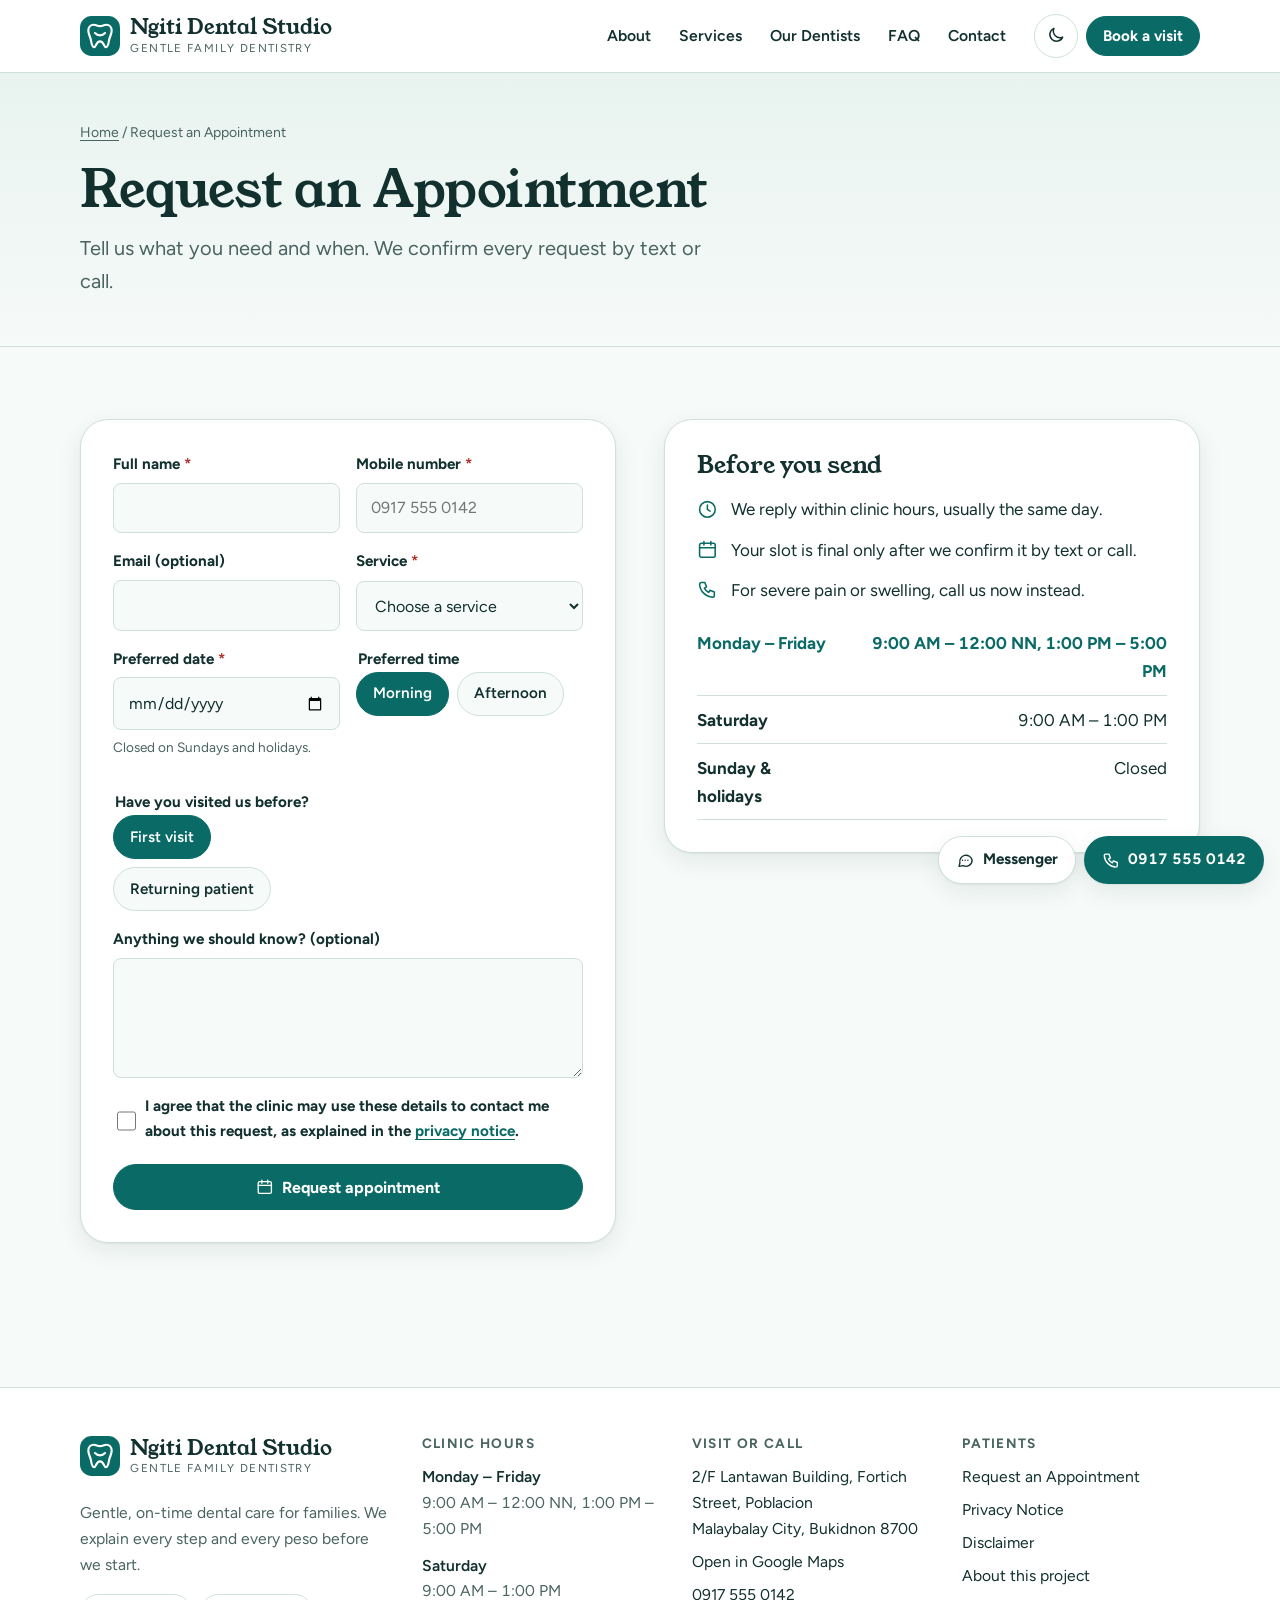
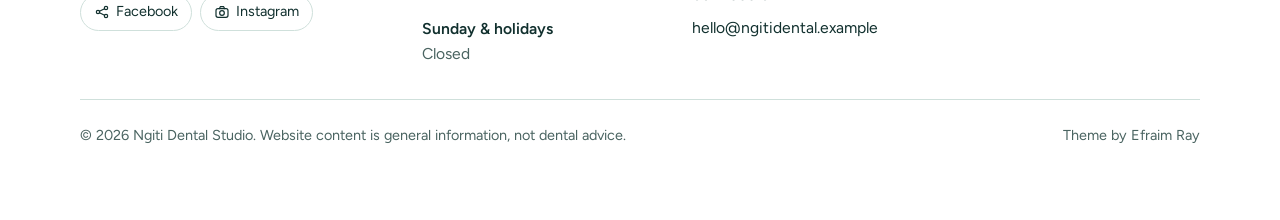
<file: demo/appointment.html>
<!doctype html>
<html lang="en-US">
<head>
<meta charset="UTF-8">
<meta name="viewport" content="width=device-width, initial-scale=1, viewport-fit=cover">
<meta name="theme-color" content="#0a6b66">
<title>Request an Appointment &#8211; Ngiti Dental Studio</title>
<meta name='robots' content='max-image-preview:large' />
<script>try{var t=localStorage.getItem('ngiti-theme');if(t==='dark'||t==='light'){document.documentElement.setAttribute('data-theme',t);}}catch(e){}</script>
<link rel="preload" href="assets/fonts/figtree-latin-400-normal.woff2" as="font" type="font/woff2" crossorigin>
<link rel="preload" href="assets/fonts/young-serif-latin-400-normal.woff2" as="font" type="font/woff2" crossorigin>
<link rel="icon" href="assets/img/favicon.svg" type="image/svg+xml">
<meta name="description" content="Tell us what you need and when. We confirm every request by text or call.">
<meta property="og:type" content="article">
<meta property="og:title" content="Request an Appointment &#8211; Ngiti Dental Studio">
<meta property="og:description" content="Tell us what you need and when. We confirm every request by text or call.">
<meta property="og:url" content="https://efraimray.github.io/ngiti-dental-theme/demo/appointment.html">
<meta property="og:site_name" content="Ngiti Dental Studio">
<meta property="og:image" content="https://efraimray.github.io/ngiti-dental-theme/demo/screenshot.png">
<meta name="twitter:card" content="summary_large_image">
<style id='wp-emoji-styles-inline-css'>

	img.wp-smiley, img.emoji {
		display: inline !important;
		border: none !important;
		box-shadow: none !important;
		height: 1em !important;
		width: 1em !important;
		margin: 0 0.07em !important;
		vertical-align: -0.1em !important;
		background: none !important;
		padding: 0 !important;
	}
</style>
<style id='global-styles-inline-css'>
body{--wp--preset--color--black: #000000;--wp--preset--color--cyan-bluish-gray: #abb8c3;--wp--preset--color--white: #ffffff;--wp--preset--color--pale-pink: #f78da7;--wp--preset--color--vivid-red: #cf2e2e;--wp--preset--color--luminous-vivid-orange: #ff6900;--wp--preset--color--luminous-vivid-amber: #fcb900;--wp--preset--color--light-green-cyan: #7bdcb5;--wp--preset--color--vivid-green-cyan: #00d084;--wp--preset--color--pale-cyan-blue: #8ed1fc;--wp--preset--color--vivid-cyan-blue: #0693e3;--wp--preset--color--vivid-purple: #9b51e0;--wp--preset--gradient--vivid-cyan-blue-to-vivid-purple: linear-gradient(135deg,rgba(6,147,227,1) 0%,rgb(155,81,224) 100%);--wp--preset--gradient--light-green-cyan-to-vivid-green-cyan: linear-gradient(135deg,rgb(122,220,180) 0%,rgb(0,208,130) 100%);--wp--preset--gradient--luminous-vivid-amber-to-luminous-vivid-orange: linear-gradient(135deg,rgba(252,185,0,1) 0%,rgba(255,105,0,1) 100%);--wp--preset--gradient--luminous-vivid-orange-to-vivid-red: linear-gradient(135deg,rgba(255,105,0,1) 0%,rgb(207,46,46) 100%);--wp--preset--gradient--very-light-gray-to-cyan-bluish-gray: linear-gradient(135deg,rgb(238,238,238) 0%,rgb(169,184,195) 100%);--wp--preset--gradient--cool-to-warm-spectrum: linear-gradient(135deg,rgb(74,234,220) 0%,rgb(151,120,209) 20%,rgb(207,42,186) 40%,rgb(238,44,130) 60%,rgb(251,105,98) 80%,rgb(254,248,76) 100%);--wp--preset--gradient--blush-light-purple: linear-gradient(135deg,rgb(255,206,236) 0%,rgb(152,150,240) 100%);--wp--preset--gradient--blush-bordeaux: linear-gradient(135deg,rgb(254,205,165) 0%,rgb(254,45,45) 50%,rgb(107,0,62) 100%);--wp--preset--gradient--luminous-dusk: linear-gradient(135deg,rgb(255,203,112) 0%,rgb(199,81,192) 50%,rgb(65,88,208) 100%);--wp--preset--gradient--pale-ocean: linear-gradient(135deg,rgb(255,245,203) 0%,rgb(182,227,212) 50%,rgb(51,167,181) 100%);--wp--preset--gradient--electric-grass: linear-gradient(135deg,rgb(202,248,128) 0%,rgb(113,206,126) 100%);--wp--preset--gradient--midnight: linear-gradient(135deg,rgb(2,3,129) 0%,rgb(40,116,252) 100%);--wp--preset--font-size--small: 13px;--wp--preset--font-size--medium: 20px;--wp--preset--font-size--large: 36px;--wp--preset--font-size--x-large: 42px;--wp--preset--spacing--20: 0.44rem;--wp--preset--spacing--30: 0.67rem;--wp--preset--spacing--40: 1rem;--wp--preset--spacing--50: 1.5rem;--wp--preset--spacing--60: 2.25rem;--wp--preset--spacing--70: 3.38rem;--wp--preset--spacing--80: 5.06rem;--wp--preset--shadow--natural: 6px 6px 9px rgba(0, 0, 0, 0.2);--wp--preset--shadow--deep: 12px 12px 50px rgba(0, 0, 0, 0.4);--wp--preset--shadow--sharp: 6px 6px 0px rgba(0, 0, 0, 0.2);--wp--preset--shadow--outlined: 6px 6px 0px -3px rgba(255, 255, 255, 1), 6px 6px rgba(0, 0, 0, 1);--wp--preset--shadow--crisp: 6px 6px 0px rgba(0, 0, 0, 1);}:where(.is-layout-flex){gap: 0.5em;}:where(.is-layout-grid){gap: 0.5em;}body .is-layout-flex{display: flex;}body .is-layout-flex{flex-wrap: wrap;align-items: center;}body .is-layout-flex > *{margin: 0;}body .is-layout-grid{display: grid;}body .is-layout-grid > *{margin: 0;}:where(.wp-block-columns.is-layout-flex){gap: 2em;}:where(.wp-block-columns.is-layout-grid){gap: 2em;}:where(.wp-block-post-template.is-layout-flex){gap: 1.25em;}:where(.wp-block-post-template.is-layout-grid){gap: 1.25em;}.has-black-color{color: var(--wp--preset--color--black) !important;}.has-cyan-bluish-gray-color{color: var(--wp--preset--color--cyan-bluish-gray) !important;}.has-white-color{color: var(--wp--preset--color--white) !important;}.has-pale-pink-color{color: var(--wp--preset--color--pale-pink) !important;}.has-vivid-red-color{color: var(--wp--preset--color--vivid-red) !important;}.has-luminous-vivid-orange-color{color: var(--wp--preset--color--luminous-vivid-orange) !important;}.has-luminous-vivid-amber-color{color: var(--wp--preset--color--luminous-vivid-amber) !important;}.has-light-green-cyan-color{color: var(--wp--preset--color--light-green-cyan) !important;}.has-vivid-green-cyan-color{color: var(--wp--preset--color--vivid-green-cyan) !important;}.has-pale-cyan-blue-color{color: var(--wp--preset--color--pale-cyan-blue) !important;}.has-vivid-cyan-blue-color{color: var(--wp--preset--color--vivid-cyan-blue) !important;}.has-vivid-purple-color{color: var(--wp--preset--color--vivid-purple) !important;}.has-black-background-color{background-color: var(--wp--preset--color--black) !important;}.has-cyan-bluish-gray-background-color{background-color: var(--wp--preset--color--cyan-bluish-gray) !important;}.has-white-background-color{background-color: var(--wp--preset--color--white) !important;}.has-pale-pink-background-color{background-color: var(--wp--preset--color--pale-pink) !important;}.has-vivid-red-background-color{background-color: var(--wp--preset--color--vivid-red) !important;}.has-luminous-vivid-orange-background-color{background-color: var(--wp--preset--color--luminous-vivid-orange) !important;}.has-luminous-vivid-amber-background-color{background-color: var(--wp--preset--color--luminous-vivid-amber) !important;}.has-light-green-cyan-background-color{background-color: var(--wp--preset--color--light-green-cyan) !important;}.has-vivid-green-cyan-background-color{background-color: var(--wp--preset--color--vivid-green-cyan) !important;}.has-pale-cyan-blue-background-color{background-color: var(--wp--preset--color--pale-cyan-blue) !important;}.has-vivid-cyan-blue-background-color{background-color: var(--wp--preset--color--vivid-cyan-blue) !important;}.has-vivid-purple-background-color{background-color: var(--wp--preset--color--vivid-purple) !important;}.has-black-border-color{border-color: var(--wp--preset--color--black) !important;}.has-cyan-bluish-gray-border-color{border-color: var(--wp--preset--color--cyan-bluish-gray) !important;}.has-white-border-color{border-color: var(--wp--preset--color--white) !important;}.has-pale-pink-border-color{border-color: var(--wp--preset--color--pale-pink) !important;}.has-vivid-red-border-color{border-color: var(--wp--preset--color--vivid-red) !important;}.has-luminous-vivid-orange-border-color{border-color: var(--wp--preset--color--luminous-vivid-orange) !important;}.has-luminous-vivid-amber-border-color{border-color: var(--wp--preset--color--luminous-vivid-amber) !important;}.has-light-green-cyan-border-color{border-color: var(--wp--preset--color--light-green-cyan) !important;}.has-vivid-green-cyan-border-color{border-color: var(--wp--preset--color--vivid-green-cyan) !important;}.has-pale-cyan-blue-border-color{border-color: var(--wp--preset--color--pale-cyan-blue) !important;}.has-vivid-cyan-blue-border-color{border-color: var(--wp--preset--color--vivid-cyan-blue) !important;}.has-vivid-purple-border-color{border-color: var(--wp--preset--color--vivid-purple) !important;}.has-vivid-cyan-blue-to-vivid-purple-gradient-background{background: var(--wp--preset--gradient--vivid-cyan-blue-to-vivid-purple) !important;}.has-light-green-cyan-to-vivid-green-cyan-gradient-background{background: var(--wp--preset--gradient--light-green-cyan-to-vivid-green-cyan) !important;}.has-luminous-vivid-amber-to-luminous-vivid-orange-gradient-background{background: var(--wp--preset--gradient--luminous-vivid-amber-to-luminous-vivid-orange) !important;}.has-luminous-vivid-orange-to-vivid-red-gradient-background{background: var(--wp--preset--gradient--luminous-vivid-orange-to-vivid-red) !important;}.has-very-light-gray-to-cyan-bluish-gray-gradient-background{background: var(--wp--preset--gradient--very-light-gray-to-cyan-bluish-gray) !important;}.has-cool-to-warm-spectrum-gradient-background{background: var(--wp--preset--gradient--cool-to-warm-spectrum) !important;}.has-blush-light-purple-gradient-background{background: var(--wp--preset--gradient--blush-light-purple) !important;}.has-blush-bordeaux-gradient-background{background: var(--wp--preset--gradient--blush-bordeaux) !important;}.has-luminous-dusk-gradient-background{background: var(--wp--preset--gradient--luminous-dusk) !important;}.has-pale-ocean-gradient-background{background: var(--wp--preset--gradient--pale-ocean) !important;}.has-electric-grass-gradient-background{background: var(--wp--preset--gradient--electric-grass) !important;}.has-midnight-gradient-background{background: var(--wp--preset--gradient--midnight) !important;}.has-small-font-size{font-size: var(--wp--preset--font-size--small) !important;}.has-medium-font-size{font-size: var(--wp--preset--font-size--medium) !important;}.has-large-font-size{font-size: var(--wp--preset--font-size--large) !important;}.has-x-large-font-size{font-size: var(--wp--preset--font-size--x-large) !important;}
.wp-block-navigation a:where(:not(.wp-element-button)){color: inherit;}
:where(.wp-block-post-template.is-layout-flex){gap: 1.25em;}:where(.wp-block-post-template.is-layout-grid){gap: 1.25em;}
:where(.wp-block-columns.is-layout-flex){gap: 2em;}:where(.wp-block-columns.is-layout-grid){gap: 2em;}
.wp-block-pullquote{font-size: 1.5em;line-height: 1.6;}
</style>
<link rel='stylesheet' id='ngiti-fonts-css' href='assets/css/fonts.css' media='all' />
<link rel='stylesheet' id='ngiti-main-css' href='assets/css/main.css' media='all' />
<link rel="canonical" href="https://efraimray.github.io/ngiti-dental-theme/demo/appointment.html" />
</head>
<body class="page-template page-template-page-templates page-template-template-appointment page-template-page-templatestemplate-appointment-php page page-id-8 wp-embed-responsive has-page-template">
<a class="skip-link" href="#main">Skip to content</a>
<header class="site-header" role="banner">
	<div class="wrap">
		<a class="brand" href="index.html" rel="home"><svg class="brand-mark" viewBox="0 0 48 48" aria-hidden="true" focusable="false"><rect width="48" height="48" rx="14" fill="var(--brand)"/><path d="M16.5 10.5c-4 0-6.5 3-6.5 7 0 4.6 2.3 6.9 3.1 11.5.6 3.8 1.5 8.5 3.8 8.5 2.4 0 2.4-7 7.1-7s4.7 7 7.1 7c2.3 0 3.2-4.7 3.8-8.5.8-4.6 3.1-6.9 3.1-11.5 0-4-2.5-7-6.5-7-3.1 0-4.3 1.6-7.5 1.6s-4.4-1.6-7.5-1.6z" fill="none" stroke="var(--on-brand)" stroke-width="2.6" stroke-linejoin="round"/><path d="M18 20.5c3.3 3.6 8.7 3.6 12 0" fill="none" stroke="var(--on-brand)" stroke-width="2.6" stroke-linecap="round"/></svg><span class="brand-name">Ngiti Dental Studio<small>Gentle family dentistry</small></span></a>		<nav class="primary-nav" id="primary-nav" aria-label="Main menu">
			<ul id="primary-menu" class="menu"><li id="menu-item-25" class="menu-item menu-item-type-post_type menu-item-object-page menu-item-25"><a href="about.html">About</a></li>
<li id="menu-item-26" class="menu-item menu-item-type-post_type menu-item-object-page menu-item-26"><a href="services.html">Services</a></li>
<li id="menu-item-27" class="menu-item menu-item-type-post_type menu-item-object-page menu-item-27"><a href="team.html">Our Dentists</a></li>
<li id="menu-item-28" class="menu-item menu-item-type-post_type menu-item-object-page menu-item-28"><a href="faq.html">FAQ</a></li>
<li id="menu-item-29" class="menu-item menu-item-type-post_type menu-item-object-page menu-item-29"><a href="contact.html">Contact</a></li>
</ul>			<a class="btn btn--primary nav-book" href="appointment.html">Book a visit</a>
		</nav>
		<div class="header-actions">
			<button class="icon-btn theme-toggle" type="button" data-ngiti-theme-toggle aria-label="Switch light or dark mode">
				<span class="icon-moon"><svg viewBox="0 0 24 24" fill="none" stroke="currentColor" stroke-width="1.8" stroke-linecap="round" stroke-linejoin="round" aria-hidden="true" focusable="false"><path d="M20 14.5A8 8 0 0 1 9.5 4a8 8 0 1 0 10.5 10.5z"/></svg></span>
				<span class="icon-sun"><svg viewBox="0 0 24 24" fill="none" stroke="currentColor" stroke-width="1.8" stroke-linecap="round" stroke-linejoin="round" aria-hidden="true" focusable="false"><circle cx="12" cy="12" r="4"/><path d="M12 2v2M12 20v2M4.9 4.9l1.4 1.4M17.7 17.7l1.4 1.4M2 12h2M20 12h2M4.9 19.1l1.4-1.4M17.7 6.3l1.4-1.4"/></svg></span>
			</button>
			<a class="btn btn--primary btn--small header-book" href="appointment.html">Book a visit</a>
			<button class="icon-btn menu-toggle" type="button" aria-controls="primary-nav" aria-expanded="false" data-ngiti-menu-toggle>
				<span class="screen-reader-text">Menu</span>
				<svg viewBox="0 0 24 24" fill="none" stroke="currentColor" stroke-width="1.8" stroke-linecap="round" stroke-linejoin="round" aria-hidden="true" focusable="false"><path d="M4 7h16M4 12h16M4 17h16"/></svg>			</button>
		</div>
	</div>
</header>
<main id="main" tabindex="-1">
<header class="page-hero"><div class="wrap"><nav class="breadcrumbs" aria-label="Breadcrumb"><a href="index.html">Home</a> / <span aria-current="page">Request an Appointment</span></nav><h1>Request an Appointment</h1><p class="lead">Tell us what you need and when. We confirm every request by text or call.</p></div></header>	<section class="section">
		<div class="wrap split" style="align-items:start">
			<div>
				<div class="form-card" id="ngiti-appointment-form">	<form class="ngiti-form" method="post" action="#" novalidate data-ngiti-form="appointment" data-closed-days="7">
		<input type="hidden" name="action" value="ngiti_request">
		<input type="hidden" name="ngiti_form" value="appointment">
		<input type="hidden" name="ngiti_return" value="appointment.html">
		<input type="hidden" id="ngiti_nonce" name="ngiti_nonce" value="5a7d0a5edd" /><input type="hidden" name="_wp_http_referer" value="/appointment/" />		<div class="hp-field" aria-hidden="true">
			<label for="ngiti-appointment-form-website">Leave this empty</label>
			<input type="text" id="ngiti-appointment-form-website" name="ngiti_website" tabindex="-1" autocomplete="off">
		</div>
		<div class="form-grid">
			<div class="field">
				<label for="ngiti-appointment-form-name">Full name <span class="req" aria-hidden="true">*</span></label>
				<input id="ngiti-appointment-form-name" name="ngiti_name" type="text" autocomplete="name" required maxlength="80">
				<p class="error" id="ngiti-appointment-form-name-error" aria-live="polite"></p>
			</div>
			<div class="field">
				<label for="ngiti-appointment-form-mobile">Mobile number <span class="req" aria-hidden="true">*</span></label>
				<input id="ngiti-appointment-form-mobile" name="ngiti_mobile" type="tel" inputmode="tel" autocomplete="tel" placeholder="0917 555 0142" required data-validate="mobile">
				<p class="error" id="ngiti-appointment-form-mobile-error" aria-live="polite"></p>
			</div>
			<div class="field">
				<label for="ngiti-appointment-form-email">Email (optional)</label>
				<input id="ngiti-appointment-form-email" name="ngiti_email" type="email" autocomplete="email" data-validate="email">
				<p class="error" id="ngiti-appointment-form-email-error" aria-live="polite"></p>
			</div>
						<div class="field">
				<label for="ngiti-appointment-form-service">Service <span class="req" aria-hidden="true">*</span></label>
				<select id="ngiti-appointment-form-service" name="ngiti_service" required>
					<option value="">Choose a service</option>
											<option value="Check-up &amp; Cleaning">Check-up &amp; Cleaning</option>
											<option value="Tooth-colored Fillings">Tooth-colored Fillings</option>
											<option value="Tooth Extraction">Tooth Extraction</option>
											<option value="Root Canal Treatment">Root Canal Treatment</option>
											<option value="Braces &amp; Orthodontics">Braces &amp; Orthodontics</option>
											<option value="Teeth Whitening">Teeth Whitening</option>
											<option value="Crowns &amp; Dentures">Crowns &amp; Dentures</option>
											<option value="Kids&#039; Dentistry">Kids&#039; Dentistry</option>
										<option value="Not sure / consultation">Not sure / consultation</option>
				</select>
				<p class="error" id="ngiti-appointment-form-service-error" aria-live="polite"></p>
			</div>
			<div class="field">
				<label for="ngiti-appointment-form-date">Preferred date <span class="req" aria-hidden="true">*</span></label>
				<input id="ngiti-appointment-form-date" name="ngiti_date" type="date" min="2026-10-24" required data-validate="date">
				<p class="hint">Closed on Sundays and holidays.</p>
				<p class="error" id="ngiti-appointment-form-date-error" aria-live="polite"></p>
			</div>
			<fieldset class="field">
				<legend>Preferred time</legend>
				<div class="choice-row">
					<label class="choice"><input type="radio" name="ngiti_time" value="morning" checked><span>Morning</span></label>
					<label class="choice"><input type="radio" name="ngiti_time" value="afternoon"><span>Afternoon</span></label>
				</div>
			</fieldset>
			<fieldset class="field">
				<legend>Have you visited us before?</legend>
				<div class="choice-row">
					<label class="choice"><input type="radio" name="ngiti_patient" value="new" checked><span>First visit</span></label>
					<label class="choice"><input type="radio" name="ngiti_patient" value="returning"><span>Returning patient</span></label>
				</div>
			</fieldset>
						<div class="field full">
				<label for="ngiti-appointment-form-message">Anything we should know? (optional)</label>
				<textarea id="ngiti-appointment-form-message" name="ngiti_message" maxlength="1000"></textarea>
				<p class="error" id="ngiti-appointment-form-message-error" aria-live="polite"></p>
			</div>
			<div class="field full">
				<label class="consent"><input type="checkbox" name="ngiti_consent" value="1" required id="ngiti-appointment-form-consent">
					<span>
					I agree that the clinic may use these details to contact me about this request, as explained in the <a href="privacy-notice.html">privacy notice</a>.					</span>
				</label>
				<p class="error" id="ngiti-appointment-form-consent-error" aria-live="polite"></p>
			</div>
			<div class="field full">
				<p class="form-summary error" aria-live="polite"></p>
				<button class="btn btn--primary" type="submit"><svg viewBox="0 0 24 24" fill="none" stroke="currentColor" stroke-width="1.8" stroke-linecap="round" stroke-linejoin="round" aria-hidden="true" focusable="false"><rect x="3" y="5" width="18" height="16" rx="2"/><path d="M16 3v4M8 3v4M3 10h18"/></svg>Request appointment</button>
			</div>
		</div>
	</form>
	</div>			</div>
			<div>
				<div class="panel">
					<h2 style="font-size:var(--step-2)">Before you send</h2>
					<ul class="checklist">
						<li><svg viewBox="0 0 24 24" fill="none" stroke="currentColor" stroke-width="1.8" stroke-linecap="round" stroke-linejoin="round" aria-hidden="true" focusable="false"><circle cx="12" cy="12" r="9"/><path d="M12 7v5l3 2"/></svg><span>We reply within clinic hours, usually the same day.</span></li>
						<li><svg viewBox="0 0 24 24" fill="none" stroke="currentColor" stroke-width="1.8" stroke-linecap="round" stroke-linejoin="round" aria-hidden="true" focusable="false"><rect x="3" y="5" width="18" height="16" rx="2"/><path d="M16 3v4M8 3v4M3 10h18"/></svg><span>Your slot is final only after we confirm it by text or call.</span></li>
						<li><svg viewBox="0 0 24 24" fill="none" stroke="currentColor" stroke-width="1.8" stroke-linecap="round" stroke-linejoin="round" aria-hidden="true" focusable="false"><path d="M5 4h4l2 5-2.5 1.5a11 11 0 0 0 5 5L15 13l5 2v4a2 2 0 0 1-2 2A16 16 0 0 1 3 6a2 2 0 0 1 2-2"/></svg><span>For severe pain or swelling, call us now instead.</span></li>
					</ul>
					<table class="hours-table"><caption class="screen-reader-text">Clinic hours</caption><tbody><tr class="is-today"><th scope="row">Monday – Friday</th><td>9:00 AM – 12:00 NN, 1:00 PM – 5:00 PM</td></tr><tr><th scope="row">Saturday</th><td>9:00 AM – 1:00 PM</td></tr><tr><th scope="row">Sunday &amp; holidays</th><td>Closed</td></tr></tbody></table>				</div>
							</div>
		</div>
	</section>
	</main>
<footer class="site-footer" role="contentinfo">
	<div class="wrap">
		<div class="footer-grid">
			<div>
				<a class="brand" href="index.html" rel="home"><svg class="brand-mark" viewBox="0 0 48 48" aria-hidden="true" focusable="false"><rect width="48" height="48" rx="14" fill="var(--brand)"/><path d="M16.5 10.5c-4 0-6.5 3-6.5 7 0 4.6 2.3 6.9 3.1 11.5.6 3.8 1.5 8.5 3.8 8.5 2.4 0 2.4-7 7.1-7s4.7 7 7.1 7c2.3 0 3.2-4.7 3.8-8.5.8-4.6 3.1-6.9 3.1-11.5 0-4-2.5-7-6.5-7-3.1 0-4.3 1.6-7.5 1.6s-4.4-1.6-7.5-1.6z" fill="none" stroke="var(--on-brand)" stroke-width="2.6" stroke-linejoin="round"/><path d="M18 20.5c3.3 3.6 8.7 3.6 12 0" fill="none" stroke="var(--on-brand)" stroke-width="2.6" stroke-linecap="round"/></svg><span class="brand-name">Ngiti Dental Studio<small>Gentle family dentistry</small></span></a>				<p class="muted" style="margin-top:1rem">Gentle, on-time dental care for families. We explain every step and every peso before we start.</p>
				<div class="social-links">
					<a href="#"><svg viewBox="0 0 24 24" fill="none" stroke="currentColor" stroke-width="1.8" stroke-linecap="round" stroke-linejoin="round" aria-hidden="true" focusable="false"><circle cx="6" cy="12" r="2.5"/><circle cx="18" cy="6" r="2.5"/><circle cx="18" cy="18" r="2.5"/><path d="m8.2 10.8 7.6-3.6M8.2 13.2l7.6 3.6"/></svg>Facebook</a>
					<a href="#"><svg viewBox="0 0 24 24" fill="none" stroke="currentColor" stroke-width="1.8" stroke-linecap="round" stroke-linejoin="round" aria-hidden="true" focusable="false"><rect x="3" y="7" width="18" height="13" rx="3"/><circle cx="12" cy="13.5" r="3.5"/><path d="M8 7l1.5-3h5L16 7"/></svg>Instagram</a>
				</div>
			</div>
			<div>
				<h2>Clinic hours</h2>
				<ul class="footer-hours">
											<li><b>Monday – Friday</b><span class="muted">9:00 AM – 12:00 NN, 1:00 PM – 5:00 PM</span></li>
											<li><b>Saturday</b><span class="muted">9:00 AM – 1:00 PM</span></li>
											<li><b>Sunday &amp; holidays</b><span class="muted">Closed</span></li>
									</ul>
			</div>
			<div>
				<h2>Visit or call</h2>
				<ul>
					<li>2/F Lantawan Building, Fortich Street, Poblacion<br>Malaybalay City, Bukidnon 8700</li>
					<li><a href="https://www.google.com/maps/search/?api=1&#038;query=Fortich+Street+Malaybalay+City+Bukidnon" target="_blank" rel="noopener">Open in Google Maps</a></li>
					<li><a href="tel:+639175550142">0917 555 0142</a></li>
					<li><a href="mailto:h&#101;ll&#111;&#064;n&#103;i&#116;idental.e&#120;&#097;&#109;&#112;&#108;e">&#104;e&#108;lo&#064;&#110;git&#105;&#100;enta&#108;.&#101;&#120;&#097;&#109;pl&#101;</a></li>
				</ul>
			</div>
			<div>
				<h2>Patients</h2>
				<ul id="menu-footer-ngiti" class="menu"><li id="menu-item-30" class="menu-item menu-item-type-post_type menu-item-object-page current-menu-item page_item page-item-8 current_page_item menu-item-30"><a href="appointment.html" aria-current="page">Request an Appointment</a></li>
<li id="menu-item-31" class="menu-item menu-item-type-post_type menu-item-object-page menu-item-31"><a href="privacy-notice.html">Privacy Notice</a></li>
<li id="menu-item-32" class="menu-item menu-item-type-post_type menu-item-object-page menu-item-32"><a href="disclaimer.html">Disclaimer</a></li>
<li id="menu-item-34" class="menu-item menu-item-type-post_type menu-item-object-page menu-item-34"><a href="about-this-project.html">About this project</a></li>
</ul>			</div>
		</div>
		<div class="footer-bottom">
			<span>&copy; 2026 Ngiti Dental Studio. Website content is general information, not dental advice.</span>
			<span>Theme by <a href="https://www.efraimray.com/">Efraim Ray</a></span>
		</div>
	</div>
</footer>
<div class="quick-contact" aria-label="Quick contact" role="region">
	<a class="qc-chat" href="https://m.me/your-clinic-page" target="_blank" rel="noopener"><svg viewBox="0 0 24 24" fill="none" stroke="currentColor" stroke-width="1.8" stroke-linecap="round" stroke-linejoin="round" aria-hidden="true" focusable="false"><path d="M21 12a8 8 0 0 1-11.6 7.1L4 20l1.1-4.6A8 8 0 1 1 21 12z"/><path d="M8.5 12h.01M12 12h.01M15.5 12h.01"/></svg>Messenger</a>
	<a class="qc-call" href="tel:+639175550142"><svg viewBox="0 0 24 24" fill="none" stroke="currentColor" stroke-width="1.8" stroke-linecap="round" stroke-linejoin="round" aria-hidden="true" focusable="false"><path d="M5 4h4l2 5-2.5 1.5a11 11 0 0 0 5 5L15 13l5 2v4a2 2 0 0 1-2 2A16 16 0 0 1 3 6a2 2 0 0 1 2-2"/></svg>0917 555 0142</a>
</div>
<script id="ngiti-theme-js-extra">
var ngitiTheme = {"demo":true,"i18n":{"open":"Open now","soon":"Closing soon","closed":"Closed","closesAt":"Closes at %s","opensAt":"Opens at %s","opensTomorrow":"Opens tomorrow at %s","opensDay":"Opens %1$s at %2$s","required":"This field is required.","mobile":"Enter a PH mobile number, e.g. 0917 555 0142.","email":"Enter a valid email address.","date":"Choose a date from tomorrow onwards.","sunday":"The clinic is closed on Sundays. Please choose another day.","consent":"Please agree to the privacy notice so we can contact you.","fix":"Please fix the highlighted fields."}};
</script>
<script src="assets/js/theme.js" id="ngiti-theme-js" defer data-wp-strategy="defer"></script>
</body>
</html>
</file>
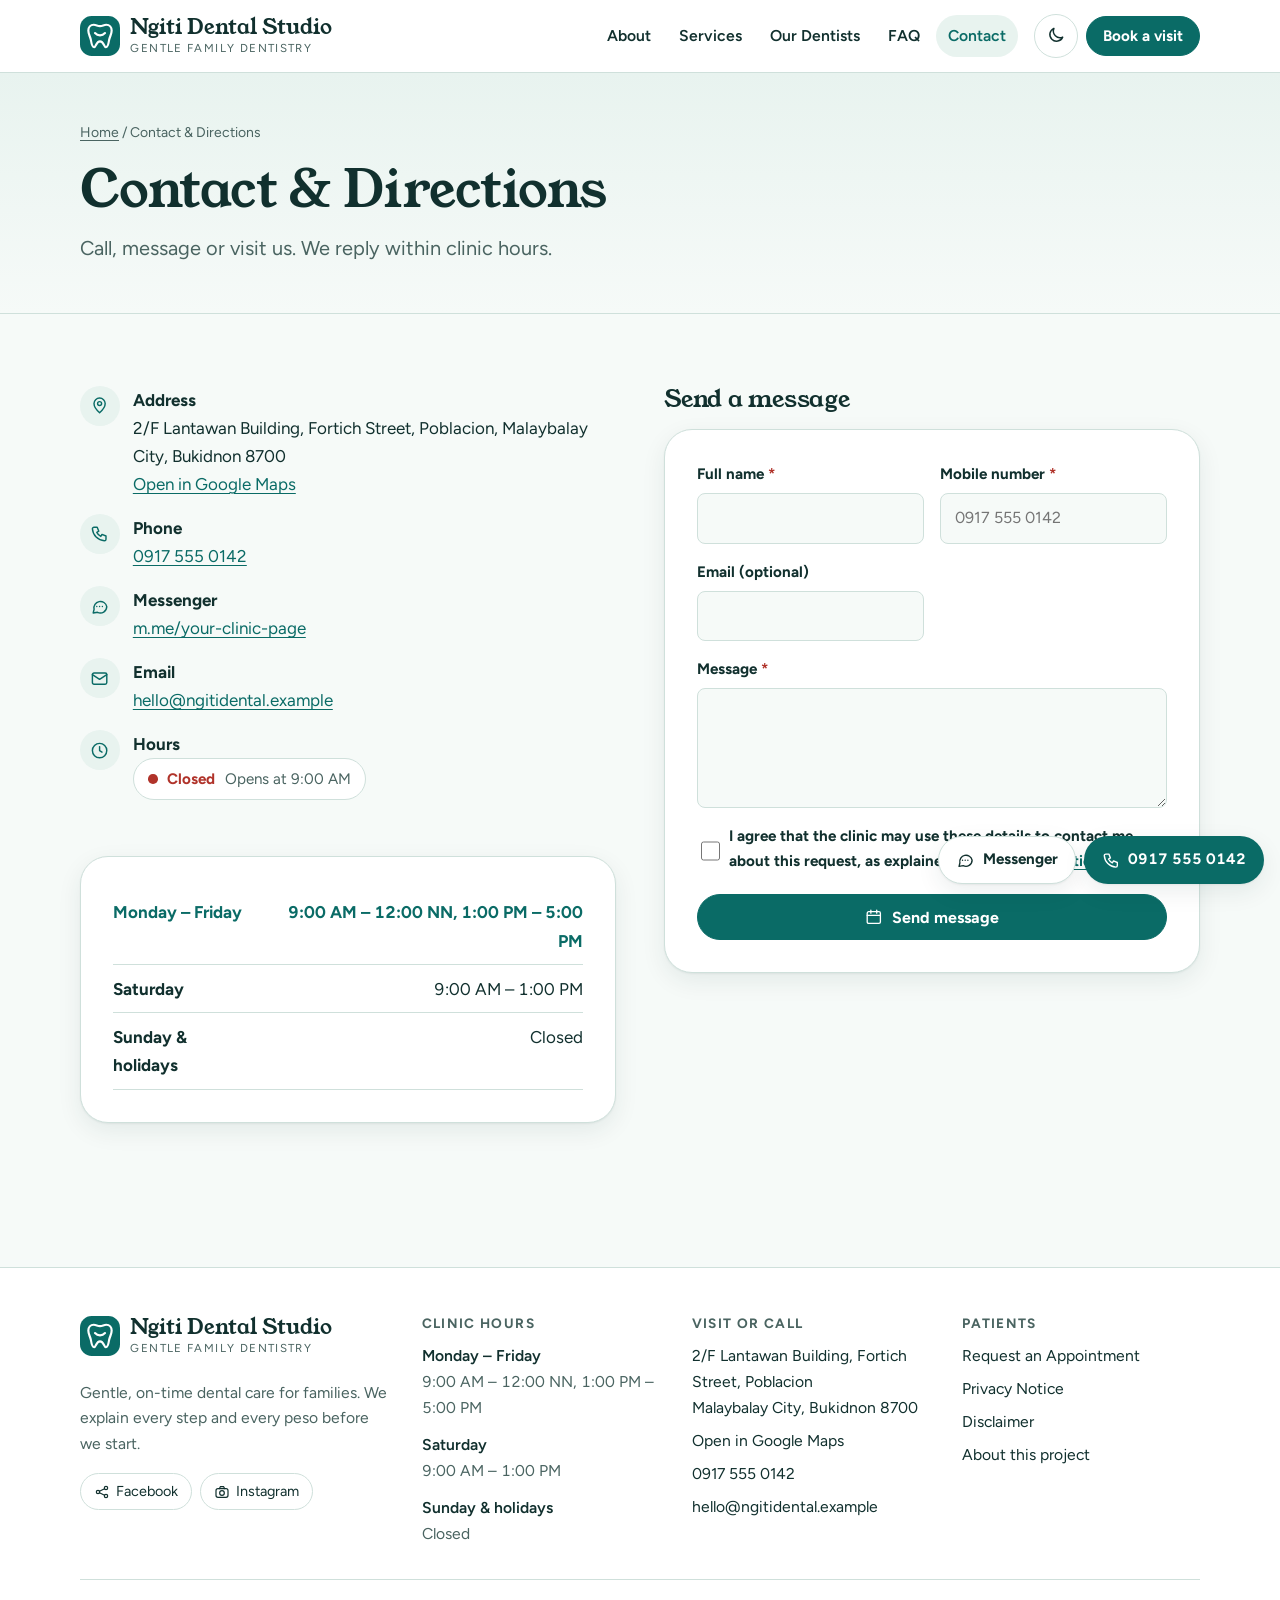
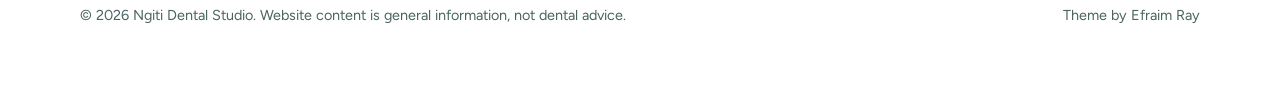
<file: demo/contact.html>
<!doctype html>
<html lang="en-US">
<head>
<meta charset="UTF-8">
<meta name="viewport" content="width=device-width, initial-scale=1, viewport-fit=cover">
<meta name="theme-color" content="#0a6b66">
<title>Contact &#038; Directions &#8211; Ngiti Dental Studio</title>
<meta name='robots' content='max-image-preview:large' />
<script>try{var t=localStorage.getItem('ngiti-theme');if(t==='dark'||t==='light'){document.documentElement.setAttribute('data-theme',t);}}catch(e){}</script>
<link rel="preload" href="assets/fonts/figtree-latin-400-normal.woff2" as="font" type="font/woff2" crossorigin>
<link rel="preload" href="assets/fonts/young-serif-latin-400-normal.woff2" as="font" type="font/woff2" crossorigin>
<link rel="icon" href="assets/img/favicon.svg" type="image/svg+xml">
<meta name="description" content="Call, message or visit us. We reply within clinic hours.">
<meta property="og:type" content="article">
<meta property="og:title" content="Contact &#038; Directions &#8211; Ngiti Dental Studio">
<meta property="og:description" content="Call, message or visit us. We reply within clinic hours.">
<meta property="og:url" content="https://efraimray.github.io/ngiti-dental-theme/demo/contact.html">
<meta property="og:site_name" content="Ngiti Dental Studio">
<meta property="og:image" content="https://efraimray.github.io/ngiti-dental-theme/demo/screenshot.png">
<meta name="twitter:card" content="summary_large_image">
<style id='wp-emoji-styles-inline-css'>

	img.wp-smiley, img.emoji {
		display: inline !important;
		border: none !important;
		box-shadow: none !important;
		height: 1em !important;
		width: 1em !important;
		margin: 0 0.07em !important;
		vertical-align: -0.1em !important;
		background: none !important;
		padding: 0 !important;
	}
</style>
<style id='global-styles-inline-css'>
body{--wp--preset--color--black: #000000;--wp--preset--color--cyan-bluish-gray: #abb8c3;--wp--preset--color--white: #ffffff;--wp--preset--color--pale-pink: #f78da7;--wp--preset--color--vivid-red: #cf2e2e;--wp--preset--color--luminous-vivid-orange: #ff6900;--wp--preset--color--luminous-vivid-amber: #fcb900;--wp--preset--color--light-green-cyan: #7bdcb5;--wp--preset--color--vivid-green-cyan: #00d084;--wp--preset--color--pale-cyan-blue: #8ed1fc;--wp--preset--color--vivid-cyan-blue: #0693e3;--wp--preset--color--vivid-purple: #9b51e0;--wp--preset--gradient--vivid-cyan-blue-to-vivid-purple: linear-gradient(135deg,rgba(6,147,227,1) 0%,rgb(155,81,224) 100%);--wp--preset--gradient--light-green-cyan-to-vivid-green-cyan: linear-gradient(135deg,rgb(122,220,180) 0%,rgb(0,208,130) 100%);--wp--preset--gradient--luminous-vivid-amber-to-luminous-vivid-orange: linear-gradient(135deg,rgba(252,185,0,1) 0%,rgba(255,105,0,1) 100%);--wp--preset--gradient--luminous-vivid-orange-to-vivid-red: linear-gradient(135deg,rgba(255,105,0,1) 0%,rgb(207,46,46) 100%);--wp--preset--gradient--very-light-gray-to-cyan-bluish-gray: linear-gradient(135deg,rgb(238,238,238) 0%,rgb(169,184,195) 100%);--wp--preset--gradient--cool-to-warm-spectrum: linear-gradient(135deg,rgb(74,234,220) 0%,rgb(151,120,209) 20%,rgb(207,42,186) 40%,rgb(238,44,130) 60%,rgb(251,105,98) 80%,rgb(254,248,76) 100%);--wp--preset--gradient--blush-light-purple: linear-gradient(135deg,rgb(255,206,236) 0%,rgb(152,150,240) 100%);--wp--preset--gradient--blush-bordeaux: linear-gradient(135deg,rgb(254,205,165) 0%,rgb(254,45,45) 50%,rgb(107,0,62) 100%);--wp--preset--gradient--luminous-dusk: linear-gradient(135deg,rgb(255,203,112) 0%,rgb(199,81,192) 50%,rgb(65,88,208) 100%);--wp--preset--gradient--pale-ocean: linear-gradient(135deg,rgb(255,245,203) 0%,rgb(182,227,212) 50%,rgb(51,167,181) 100%);--wp--preset--gradient--electric-grass: linear-gradient(135deg,rgb(202,248,128) 0%,rgb(113,206,126) 100%);--wp--preset--gradient--midnight: linear-gradient(135deg,rgb(2,3,129) 0%,rgb(40,116,252) 100%);--wp--preset--font-size--small: 13px;--wp--preset--font-size--medium: 20px;--wp--preset--font-size--large: 36px;--wp--preset--font-size--x-large: 42px;--wp--preset--spacing--20: 0.44rem;--wp--preset--spacing--30: 0.67rem;--wp--preset--spacing--40: 1rem;--wp--preset--spacing--50: 1.5rem;--wp--preset--spacing--60: 2.25rem;--wp--preset--spacing--70: 3.38rem;--wp--preset--spacing--80: 5.06rem;--wp--preset--shadow--natural: 6px 6px 9px rgba(0, 0, 0, 0.2);--wp--preset--shadow--deep: 12px 12px 50px rgba(0, 0, 0, 0.4);--wp--preset--shadow--sharp: 6px 6px 0px rgba(0, 0, 0, 0.2);--wp--preset--shadow--outlined: 6px 6px 0px -3px rgba(255, 255, 255, 1), 6px 6px rgba(0, 0, 0, 1);--wp--preset--shadow--crisp: 6px 6px 0px rgba(0, 0, 0, 1);}:where(.is-layout-flex){gap: 0.5em;}:where(.is-layout-grid){gap: 0.5em;}body .is-layout-flex{display: flex;}body .is-layout-flex{flex-wrap: wrap;align-items: center;}body .is-layout-flex > *{margin: 0;}body .is-layout-grid{display: grid;}body .is-layout-grid > *{margin: 0;}:where(.wp-block-columns.is-layout-flex){gap: 2em;}:where(.wp-block-columns.is-layout-grid){gap: 2em;}:where(.wp-block-post-template.is-layout-flex){gap: 1.25em;}:where(.wp-block-post-template.is-layout-grid){gap: 1.25em;}.has-black-color{color: var(--wp--preset--color--black) !important;}.has-cyan-bluish-gray-color{color: var(--wp--preset--color--cyan-bluish-gray) !important;}.has-white-color{color: var(--wp--preset--color--white) !important;}.has-pale-pink-color{color: var(--wp--preset--color--pale-pink) !important;}.has-vivid-red-color{color: var(--wp--preset--color--vivid-red) !important;}.has-luminous-vivid-orange-color{color: var(--wp--preset--color--luminous-vivid-orange) !important;}.has-luminous-vivid-amber-color{color: var(--wp--preset--color--luminous-vivid-amber) !important;}.has-light-green-cyan-color{color: var(--wp--preset--color--light-green-cyan) !important;}.has-vivid-green-cyan-color{color: var(--wp--preset--color--vivid-green-cyan) !important;}.has-pale-cyan-blue-color{color: var(--wp--preset--color--pale-cyan-blue) !important;}.has-vivid-cyan-blue-color{color: var(--wp--preset--color--vivid-cyan-blue) !important;}.has-vivid-purple-color{color: var(--wp--preset--color--vivid-purple) !important;}.has-black-background-color{background-color: var(--wp--preset--color--black) !important;}.has-cyan-bluish-gray-background-color{background-color: var(--wp--preset--color--cyan-bluish-gray) !important;}.has-white-background-color{background-color: var(--wp--preset--color--white) !important;}.has-pale-pink-background-color{background-color: var(--wp--preset--color--pale-pink) !important;}.has-vivid-red-background-color{background-color: var(--wp--preset--color--vivid-red) !important;}.has-luminous-vivid-orange-background-color{background-color: var(--wp--preset--color--luminous-vivid-orange) !important;}.has-luminous-vivid-amber-background-color{background-color: var(--wp--preset--color--luminous-vivid-amber) !important;}.has-light-green-cyan-background-color{background-color: var(--wp--preset--color--light-green-cyan) !important;}.has-vivid-green-cyan-background-color{background-color: var(--wp--preset--color--vivid-green-cyan) !important;}.has-pale-cyan-blue-background-color{background-color: var(--wp--preset--color--pale-cyan-blue) !important;}.has-vivid-cyan-blue-background-color{background-color: var(--wp--preset--color--vivid-cyan-blue) !important;}.has-vivid-purple-background-color{background-color: var(--wp--preset--color--vivid-purple) !important;}.has-black-border-color{border-color: var(--wp--preset--color--black) !important;}.has-cyan-bluish-gray-border-color{border-color: var(--wp--preset--color--cyan-bluish-gray) !important;}.has-white-border-color{border-color: var(--wp--preset--color--white) !important;}.has-pale-pink-border-color{border-color: var(--wp--preset--color--pale-pink) !important;}.has-vivid-red-border-color{border-color: var(--wp--preset--color--vivid-red) !important;}.has-luminous-vivid-orange-border-color{border-color: var(--wp--preset--color--luminous-vivid-orange) !important;}.has-luminous-vivid-amber-border-color{border-color: var(--wp--preset--color--luminous-vivid-amber) !important;}.has-light-green-cyan-border-color{border-color: var(--wp--preset--color--light-green-cyan) !important;}.has-vivid-green-cyan-border-color{border-color: var(--wp--preset--color--vivid-green-cyan) !important;}.has-pale-cyan-blue-border-color{border-color: var(--wp--preset--color--pale-cyan-blue) !important;}.has-vivid-cyan-blue-border-color{border-color: var(--wp--preset--color--vivid-cyan-blue) !important;}.has-vivid-purple-border-color{border-color: var(--wp--preset--color--vivid-purple) !important;}.has-vivid-cyan-blue-to-vivid-purple-gradient-background{background: var(--wp--preset--gradient--vivid-cyan-blue-to-vivid-purple) !important;}.has-light-green-cyan-to-vivid-green-cyan-gradient-background{background: var(--wp--preset--gradient--light-green-cyan-to-vivid-green-cyan) !important;}.has-luminous-vivid-amber-to-luminous-vivid-orange-gradient-background{background: var(--wp--preset--gradient--luminous-vivid-amber-to-luminous-vivid-orange) !important;}.has-luminous-vivid-orange-to-vivid-red-gradient-background{background: var(--wp--preset--gradient--luminous-vivid-orange-to-vivid-red) !important;}.has-very-light-gray-to-cyan-bluish-gray-gradient-background{background: var(--wp--preset--gradient--very-light-gray-to-cyan-bluish-gray) !important;}.has-cool-to-warm-spectrum-gradient-background{background: var(--wp--preset--gradient--cool-to-warm-spectrum) !important;}.has-blush-light-purple-gradient-background{background: var(--wp--preset--gradient--blush-light-purple) !important;}.has-blush-bordeaux-gradient-background{background: var(--wp--preset--gradient--blush-bordeaux) !important;}.has-luminous-dusk-gradient-background{background: var(--wp--preset--gradient--luminous-dusk) !important;}.has-pale-ocean-gradient-background{background: var(--wp--preset--gradient--pale-ocean) !important;}.has-electric-grass-gradient-background{background: var(--wp--preset--gradient--electric-grass) !important;}.has-midnight-gradient-background{background: var(--wp--preset--gradient--midnight) !important;}.has-small-font-size{font-size: var(--wp--preset--font-size--small) !important;}.has-medium-font-size{font-size: var(--wp--preset--font-size--medium) !important;}.has-large-font-size{font-size: var(--wp--preset--font-size--large) !important;}.has-x-large-font-size{font-size: var(--wp--preset--font-size--x-large) !important;}
.wp-block-navigation a:where(:not(.wp-element-button)){color: inherit;}
:where(.wp-block-post-template.is-layout-flex){gap: 1.25em;}:where(.wp-block-post-template.is-layout-grid){gap: 1.25em;}
:where(.wp-block-columns.is-layout-flex){gap: 2em;}:where(.wp-block-columns.is-layout-grid){gap: 2em;}
.wp-block-pullquote{font-size: 1.5em;line-height: 1.6;}
</style>
<link rel='stylesheet' id='ngiti-fonts-css' href='assets/css/fonts.css' media='all' />
<link rel='stylesheet' id='ngiti-main-css' href='assets/css/main.css' media='all' />
<link rel="canonical" href="https://efraimray.github.io/ngiti-dental-theme/demo/contact.html" />
<script type="application/ld+json">{"@context":"https://schema.org","@type":"Dentist","@id":"index.html#clinic","name":"Ngiti Dental Studio","description":"Call, message or visit us. We reply within clinic hours.","url":"index.html","telephone":"+639175550142","email":"hello@ngitidental.example","image":"screenshot.png","priceRange":"₱₱","currenciesAccepted":"PHP","paymentAccepted":"Cash, Bank transfer, E-wallet","address":{"@type":"PostalAddress","streetAddress":"2/F Lantawan Building, Fortich Street, Poblacion","addressLocality":"Malaybalay City","addressRegion":"Bukidnon","postalCode":"8700","addressCountry":"PH"},"hasMap":"https://www.google.com/maps/search/?api=1&query=Fortich+Street+Malaybalay+City+Bukidnon","openingHoursSpecification":[{"@type":"OpeningHoursSpecification","dayOfWeek":"https://schema.org/Monday","opens":"09:00","closes":"12:00"},{"@type":"OpeningHoursSpecification","dayOfWeek":"https://schema.org/Monday","opens":"13:00","closes":"17:00"},{"@type":"OpeningHoursSpecification","dayOfWeek":"https://schema.org/Tuesday","opens":"09:00","closes":"12:00"},{"@type":"OpeningHoursSpecification","dayOfWeek":"https://schema.org/Tuesday","opens":"13:00","closes":"17:00"},{"@type":"OpeningHoursSpecification","dayOfWeek":"https://schema.org/Wednesday","opens":"09:00","closes":"12:00"},{"@type":"OpeningHoursSpecification","dayOfWeek":"https://schema.org/Wednesday","opens":"13:00","closes":"17:00"},{"@type":"OpeningHoursSpecification","dayOfWeek":"https://schema.org/Thursday","opens":"09:00","closes":"12:00"},{"@type":"OpeningHoursSpecification","dayOfWeek":"https://schema.org/Thursday","opens":"13:00","closes":"17:00"},{"@type":"OpeningHoursSpecification","dayOfWeek":"https://schema.org/Friday","opens":"09:00","closes":"12:00"},{"@type":"OpeningHoursSpecification","dayOfWeek":"https://schema.org/Friday","opens":"13:00","closes":"17:00"},{"@type":"OpeningHoursSpecification","dayOfWeek":"https://schema.org/Saturday","opens":"09:00","closes":"13:00"}]}</script>
</head>
<body class="page-template page-template-page-templates page-template-template-contact page-template-page-templatestemplate-contact-php page page-id-10 wp-embed-responsive has-page-template">
<a class="skip-link" href="#main">Skip to content</a>
<header class="site-header" role="banner">
	<div class="wrap">
		<a class="brand" href="index.html" rel="home"><svg class="brand-mark" viewBox="0 0 48 48" aria-hidden="true" focusable="false"><rect width="48" height="48" rx="14" fill="var(--brand)"/><path d="M16.5 10.5c-4 0-6.5 3-6.5 7 0 4.6 2.3 6.9 3.1 11.5.6 3.8 1.5 8.5 3.8 8.5 2.4 0 2.4-7 7.1-7s4.7 7 7.1 7c2.3 0 3.2-4.7 3.8-8.5.8-4.6 3.1-6.9 3.1-11.5 0-4-2.5-7-6.5-7-3.1 0-4.3 1.6-7.5 1.6s-4.4-1.6-7.5-1.6z" fill="none" stroke="var(--on-brand)" stroke-width="2.6" stroke-linejoin="round"/><path d="M18 20.5c3.3 3.6 8.7 3.6 12 0" fill="none" stroke="var(--on-brand)" stroke-width="2.6" stroke-linecap="round"/></svg><span class="brand-name">Ngiti Dental Studio<small>Gentle family dentistry</small></span></a>		<nav class="primary-nav" id="primary-nav" aria-label="Main menu">
			<ul id="primary-menu" class="menu"><li id="menu-item-25" class="menu-item menu-item-type-post_type menu-item-object-page menu-item-25"><a href="about.html">About</a></li>
<li id="menu-item-26" class="menu-item menu-item-type-post_type menu-item-object-page menu-item-26"><a href="services.html">Services</a></li>
<li id="menu-item-27" class="menu-item menu-item-type-post_type menu-item-object-page menu-item-27"><a href="team.html">Our Dentists</a></li>
<li id="menu-item-28" class="menu-item menu-item-type-post_type menu-item-object-page menu-item-28"><a href="faq.html">FAQ</a></li>
<li id="menu-item-29" class="menu-item menu-item-type-post_type menu-item-object-page current-menu-item page_item page-item-10 current_page_item menu-item-29"><a href="contact.html" aria-current="page">Contact</a></li>
</ul>			<a class="btn btn--primary nav-book" href="appointment.html">Book a visit</a>
		</nav>
		<div class="header-actions">
			<button class="icon-btn theme-toggle" type="button" data-ngiti-theme-toggle aria-label="Switch light or dark mode">
				<span class="icon-moon"><svg viewBox="0 0 24 24" fill="none" stroke="currentColor" stroke-width="1.8" stroke-linecap="round" stroke-linejoin="round" aria-hidden="true" focusable="false"><path d="M20 14.5A8 8 0 0 1 9.5 4a8 8 0 1 0 10.5 10.5z"/></svg></span>
				<span class="icon-sun"><svg viewBox="0 0 24 24" fill="none" stroke="currentColor" stroke-width="1.8" stroke-linecap="round" stroke-linejoin="round" aria-hidden="true" focusable="false"><circle cx="12" cy="12" r="4"/><path d="M12 2v2M12 20v2M4.9 4.9l1.4 1.4M17.7 17.7l1.4 1.4M2 12h2M20 12h2M4.9 19.1l1.4-1.4M17.7 6.3l1.4-1.4"/></svg></span>
			</button>
			<a class="btn btn--primary btn--small header-book" href="appointment.html">Book a visit</a>
			<button class="icon-btn menu-toggle" type="button" aria-controls="primary-nav" aria-expanded="false" data-ngiti-menu-toggle>
				<span class="screen-reader-text">Menu</span>
				<svg viewBox="0 0 24 24" fill="none" stroke="currentColor" stroke-width="1.8" stroke-linecap="round" stroke-linejoin="round" aria-hidden="true" focusable="false"><path d="M4 7h16M4 12h16M4 17h16"/></svg>			</button>
		</div>
	</div>
</header>
<main id="main" tabindex="-1">
<header class="page-hero"><div class="wrap"><nav class="breadcrumbs" aria-label="Breadcrumb"><a href="index.html">Home</a> / <span aria-current="page">Contact &#038; Directions</span></nav><h1>Contact &#038; Directions</h1><p class="lead">Call, message or visit us. We reply within clinic hours.</p></div></header>	<section class="section">
		<div class="wrap split" style="align-items:start">
			<div>
				<ul class="contact-list">
					<li><span class="ci"><svg viewBox="0 0 24 24" fill="none" stroke="currentColor" stroke-width="1.8" stroke-linecap="round" stroke-linejoin="round" aria-hidden="true" focusable="false"><path d="M12 21s-7-6.1-7-11.5A7 7 0 0 1 19 9.5C19 14.9 12 21 12 21z"/><circle cx="12" cy="9.5" r="2.5"/></svg></span><span><b>Address</b>2/F Lantawan Building, Fortich Street, Poblacion, Malaybalay City, Bukidnon 8700<br><a href="https://www.google.com/maps/search/?api=1&#038;query=Fortich+Street+Malaybalay+City+Bukidnon" target="_blank" rel="noopener">Open in Google Maps</a></span></li>
					<li><span class="ci"><svg viewBox="0 0 24 24" fill="none" stroke="currentColor" stroke-width="1.8" stroke-linecap="round" stroke-linejoin="round" aria-hidden="true" focusable="false"><path d="M5 4h4l2 5-2.5 1.5a11 11 0 0 0 5 5L15 13l5 2v4a2 2 0 0 1-2 2A16 16 0 0 1 3 6a2 2 0 0 1 2-2"/></svg></span><span><b>Phone</b><a href="tel:+639175550142">0917 555 0142</a></span></li>
					<li><span class="ci"><svg viewBox="0 0 24 24" fill="none" stroke="currentColor" stroke-width="1.8" stroke-linecap="round" stroke-linejoin="round" aria-hidden="true" focusable="false"><path d="M21 12a8 8 0 0 1-11.6 7.1L4 20l1.1-4.6A8 8 0 1 1 21 12z"/><path d="M8.5 12h.01M12 12h.01M15.5 12h.01"/></svg></span><span><b>Messenger</b><a href="https://m.me/your-clinic-page" target="_blank" rel="noopener">m.me/your-clinic-page</a></span></li>
					<li><span class="ci"><svg viewBox="0 0 24 24" fill="none" stroke="currentColor" stroke-width="1.8" stroke-linecap="round" stroke-linejoin="round" aria-hidden="true" focusable="false"><rect x="3" y="5" width="18" height="14" rx="2"/><path d="m3 7 9 6 9-6"/></svg></span><span><b>Email</b><a href="mailto:&#104;&#101;&#108;&#108;o&#064;n&#103;i&#116;id&#101;&#110;&#116;al&#046;e&#120;&#097;&#109;&#112;le">&#104;&#101;l&#108;o&#064;n&#103;i&#116;&#105;&#100;e&#110;t&#097;l&#046;e&#120;a&#109;pl&#101;</a></span></li>
					<li><span class="ci"><svg viewBox="0 0 24 24" fill="none" stroke="currentColor" stroke-width="1.8" stroke-linecap="round" stroke-linejoin="round" aria-hidden="true" focusable="false"><circle cx="12" cy="12" r="9"/><path d="M12 7v5l3 2"/></svg></span><span><b>Hours</b><p class="open-status is-closed" data-ngiti-hours="{&quot;1&quot;:[[&quot;09:00&quot;,&quot;12:00&quot;],[&quot;13:00&quot;,&quot;17:00&quot;]],&quot;2&quot;:[[&quot;09:00&quot;,&quot;12:00&quot;],[&quot;13:00&quot;,&quot;17:00&quot;]],&quot;3&quot;:[[&quot;09:00&quot;,&quot;12:00&quot;],[&quot;13:00&quot;,&quot;17:00&quot;]],&quot;4&quot;:[[&quot;09:00&quot;,&quot;12:00&quot;],[&quot;13:00&quot;,&quot;17:00&quot;]],&quot;5&quot;:[[&quot;09:00&quot;,&quot;12:00&quot;],[&quot;13:00&quot;,&quot;17:00&quot;]],&quot;6&quot;:[[&quot;09:00&quot;,&quot;13:00&quot;]],&quot;7&quot;:[]}" data-ngiti-tz="Asia/Manila" role="status"><span class="dot" aria-hidden="true"></span><b>Clinic hours</b> <span class="detail">9:00 AM – 12:00 NN, 1:00 PM – 5:00 PM</span></p></span></li>
				</ul>
				<div class="panel" style="margin-top:2rem"><table class="hours-table"><caption class="screen-reader-text">Clinic hours</caption><tbody><tr class="is-today"><th scope="row">Monday – Friday</th><td>9:00 AM – 12:00 NN, 1:00 PM – 5:00 PM</td></tr><tr><th scope="row">Saturday</th><td>9:00 AM – 1:00 PM</td></tr><tr><th scope="row">Sunday &amp; holidays</th><td>Closed</td></tr></tbody></table></div>
			</div>
			<div>
				<h2 style="font-size:var(--step-2)">Send a message</h2>
				<div class="form-card" id="ngiti-message-form">	<form class="ngiti-form" method="post" action="#" novalidate data-ngiti-form="message" data-closed-days="7">
		<input type="hidden" name="action" value="ngiti_request">
		<input type="hidden" name="ngiti_form" value="message">
		<input type="hidden" name="ngiti_return" value="contact.html">
		<input type="hidden" id="ngiti_nonce" name="ngiti_nonce" value="5a7d0a5edd" /><input type="hidden" name="_wp_http_referer" value="/contact/" />		<div class="hp-field" aria-hidden="true">
			<label for="ngiti-message-form-website">Leave this empty</label>
			<input type="text" id="ngiti-message-form-website" name="ngiti_website" tabindex="-1" autocomplete="off">
		</div>
		<div class="form-grid">
			<div class="field">
				<label for="ngiti-message-form-name">Full name <span class="req" aria-hidden="true">*</span></label>
				<input id="ngiti-message-form-name" name="ngiti_name" type="text" autocomplete="name" required maxlength="80">
				<p class="error" id="ngiti-message-form-name-error" aria-live="polite"></p>
			</div>
			<div class="field">
				<label for="ngiti-message-form-mobile">Mobile number <span class="req" aria-hidden="true">*</span></label>
				<input id="ngiti-message-form-mobile" name="ngiti_mobile" type="tel" inputmode="tel" autocomplete="tel" placeholder="0917 555 0142" required data-validate="mobile">
				<p class="error" id="ngiti-message-form-mobile-error" aria-live="polite"></p>
			</div>
			<div class="field">
				<label for="ngiti-message-form-email">Email (optional)</label>
				<input id="ngiti-message-form-email" name="ngiti_email" type="email" autocomplete="email" data-validate="email">
				<p class="error" id="ngiti-message-form-email-error" aria-live="polite"></p>
			</div>
						<div class="field full">
				<label for="ngiti-message-form-message">Message <span class="req" aria-hidden="true">*</span></label>
				<textarea id="ngiti-message-form-message" name="ngiti_message" maxlength="1000" required></textarea>
				<p class="error" id="ngiti-message-form-message-error" aria-live="polite"></p>
			</div>
			<div class="field full">
				<label class="consent"><input type="checkbox" name="ngiti_consent" value="1" required id="ngiti-message-form-consent">
					<span>
					I agree that the clinic may use these details to contact me about this request, as explained in the <a href="privacy-notice.html">privacy notice</a>.					</span>
				</label>
				<p class="error" id="ngiti-message-form-consent-error" aria-live="polite"></p>
			</div>
			<div class="field full">
				<p class="form-summary error" aria-live="polite"></p>
				<button class="btn btn--primary" type="submit"><svg viewBox="0 0 24 24" fill="none" stroke="currentColor" stroke-width="1.8" stroke-linecap="round" stroke-linejoin="round" aria-hidden="true" focusable="false"><rect x="3" y="5" width="18" height="16" rx="2"/><path d="M16 3v4M8 3v4M3 10h18"/></svg>Send message</button>
			</div>
		</div>
	</form>
	</div>							</div>
		</div>
	</section>
	</main>
<footer class="site-footer" role="contentinfo">
	<div class="wrap">
		<div class="footer-grid">
			<div>
				<a class="brand" href="index.html" rel="home"><svg class="brand-mark" viewBox="0 0 48 48" aria-hidden="true" focusable="false"><rect width="48" height="48" rx="14" fill="var(--brand)"/><path d="M16.5 10.5c-4 0-6.5 3-6.5 7 0 4.6 2.3 6.9 3.1 11.5.6 3.8 1.5 8.5 3.8 8.5 2.4 0 2.4-7 7.1-7s4.7 7 7.1 7c2.3 0 3.2-4.7 3.8-8.5.8-4.6 3.1-6.9 3.1-11.5 0-4-2.5-7-6.5-7-3.1 0-4.3 1.6-7.5 1.6s-4.4-1.6-7.5-1.6z" fill="none" stroke="var(--on-brand)" stroke-width="2.6" stroke-linejoin="round"/><path d="M18 20.5c3.3 3.6 8.7 3.6 12 0" fill="none" stroke="var(--on-brand)" stroke-width="2.6" stroke-linecap="round"/></svg><span class="brand-name">Ngiti Dental Studio<small>Gentle family dentistry</small></span></a>				<p class="muted" style="margin-top:1rem">Gentle, on-time dental care for families. We explain every step and every peso before we start.</p>
				<div class="social-links">
					<a href="#"><svg viewBox="0 0 24 24" fill="none" stroke="currentColor" stroke-width="1.8" stroke-linecap="round" stroke-linejoin="round" aria-hidden="true" focusable="false"><circle cx="6" cy="12" r="2.5"/><circle cx="18" cy="6" r="2.5"/><circle cx="18" cy="18" r="2.5"/><path d="m8.2 10.8 7.6-3.6M8.2 13.2l7.6 3.6"/></svg>Facebook</a>
					<a href="#"><svg viewBox="0 0 24 24" fill="none" stroke="currentColor" stroke-width="1.8" stroke-linecap="round" stroke-linejoin="round" aria-hidden="true" focusable="false"><rect x="3" y="7" width="18" height="13" rx="3"/><circle cx="12" cy="13.5" r="3.5"/><path d="M8 7l1.5-3h5L16 7"/></svg>Instagram</a>
				</div>
			</div>
			<div>
				<h2>Clinic hours</h2>
				<ul class="footer-hours">
											<li><b>Monday – Friday</b><span class="muted">9:00 AM – 12:00 NN, 1:00 PM – 5:00 PM</span></li>
											<li><b>Saturday</b><span class="muted">9:00 AM – 1:00 PM</span></li>
											<li><b>Sunday &amp; holidays</b><span class="muted">Closed</span></li>
									</ul>
			</div>
			<div>
				<h2>Visit or call</h2>
				<ul>
					<li>2/F Lantawan Building, Fortich Street, Poblacion<br>Malaybalay City, Bukidnon 8700</li>
					<li><a href="https://www.google.com/maps/search/?api=1&#038;query=Fortich+Street+Malaybalay+City+Bukidnon" target="_blank" rel="noopener">Open in Google Maps</a></li>
					<li><a href="tel:+639175550142">0917 555 0142</a></li>
					<li><a href="mailto:h&#101;&#108;&#108;&#111;&#064;ng&#105;tide&#110;tal.&#101;&#120;ample">hel&#108;&#111;&#064;&#110;gi&#116;id&#101;nt&#097;&#108;.&#101;xam&#112;&#108;e</a></li>
				</ul>
			</div>
			<div>
				<h2>Patients</h2>
				<ul id="menu-footer-ngiti" class="menu"><li id="menu-item-30" class="menu-item menu-item-type-post_type menu-item-object-page menu-item-30"><a href="appointment.html">Request an Appointment</a></li>
<li id="menu-item-31" class="menu-item menu-item-type-post_type menu-item-object-page menu-item-31"><a href="privacy-notice.html">Privacy Notice</a></li>
<li id="menu-item-32" class="menu-item menu-item-type-post_type menu-item-object-page menu-item-32"><a href="disclaimer.html">Disclaimer</a></li>
<li id="menu-item-34" class="menu-item menu-item-type-post_type menu-item-object-page menu-item-34"><a href="about-this-project.html">About this project</a></li>
</ul>			</div>
		</div>
		<div class="footer-bottom">
			<span>&copy; 2026 Ngiti Dental Studio. Website content is general information, not dental advice.</span>
			<span>Theme by <a href="https://www.efraimray.com/">Efraim Ray</a></span>
		</div>
	</div>
</footer>
<div class="quick-contact" aria-label="Quick contact" role="region">
	<a class="qc-chat" href="https://m.me/your-clinic-page" target="_blank" rel="noopener"><svg viewBox="0 0 24 24" fill="none" stroke="currentColor" stroke-width="1.8" stroke-linecap="round" stroke-linejoin="round" aria-hidden="true" focusable="false"><path d="M21 12a8 8 0 0 1-11.6 7.1L4 20l1.1-4.6A8 8 0 1 1 21 12z"/><path d="M8.5 12h.01M12 12h.01M15.5 12h.01"/></svg>Messenger</a>
	<a class="qc-call" href="tel:+639175550142"><svg viewBox="0 0 24 24" fill="none" stroke="currentColor" stroke-width="1.8" stroke-linecap="round" stroke-linejoin="round" aria-hidden="true" focusable="false"><path d="M5 4h4l2 5-2.5 1.5a11 11 0 0 0 5 5L15 13l5 2v4a2 2 0 0 1-2 2A16 16 0 0 1 3 6a2 2 0 0 1 2-2"/></svg>0917 555 0142</a>
</div>
<script id="ngiti-theme-js-extra">
var ngitiTheme = {"demo":true,"i18n":{"open":"Open now","soon":"Closing soon","closed":"Closed","closesAt":"Closes at %s","opensAt":"Opens at %s","opensTomorrow":"Opens tomorrow at %s","opensDay":"Opens %1$s at %2$s","required":"This field is required.","mobile":"Enter a PH mobile number, e.g. 0917 555 0142.","email":"Enter a valid email address.","date":"Choose a date from tomorrow onwards.","sunday":"The clinic is closed on Sundays. Please choose another day.","consent":"Please agree to the privacy notice so we can contact you.","fix":"Please fix the highlighted fields."}};
</script>
<script src="assets/js/theme.js" id="ngiti-theme-js" defer data-wp-strategy="defer"></script>
</body>
</html>
</file>
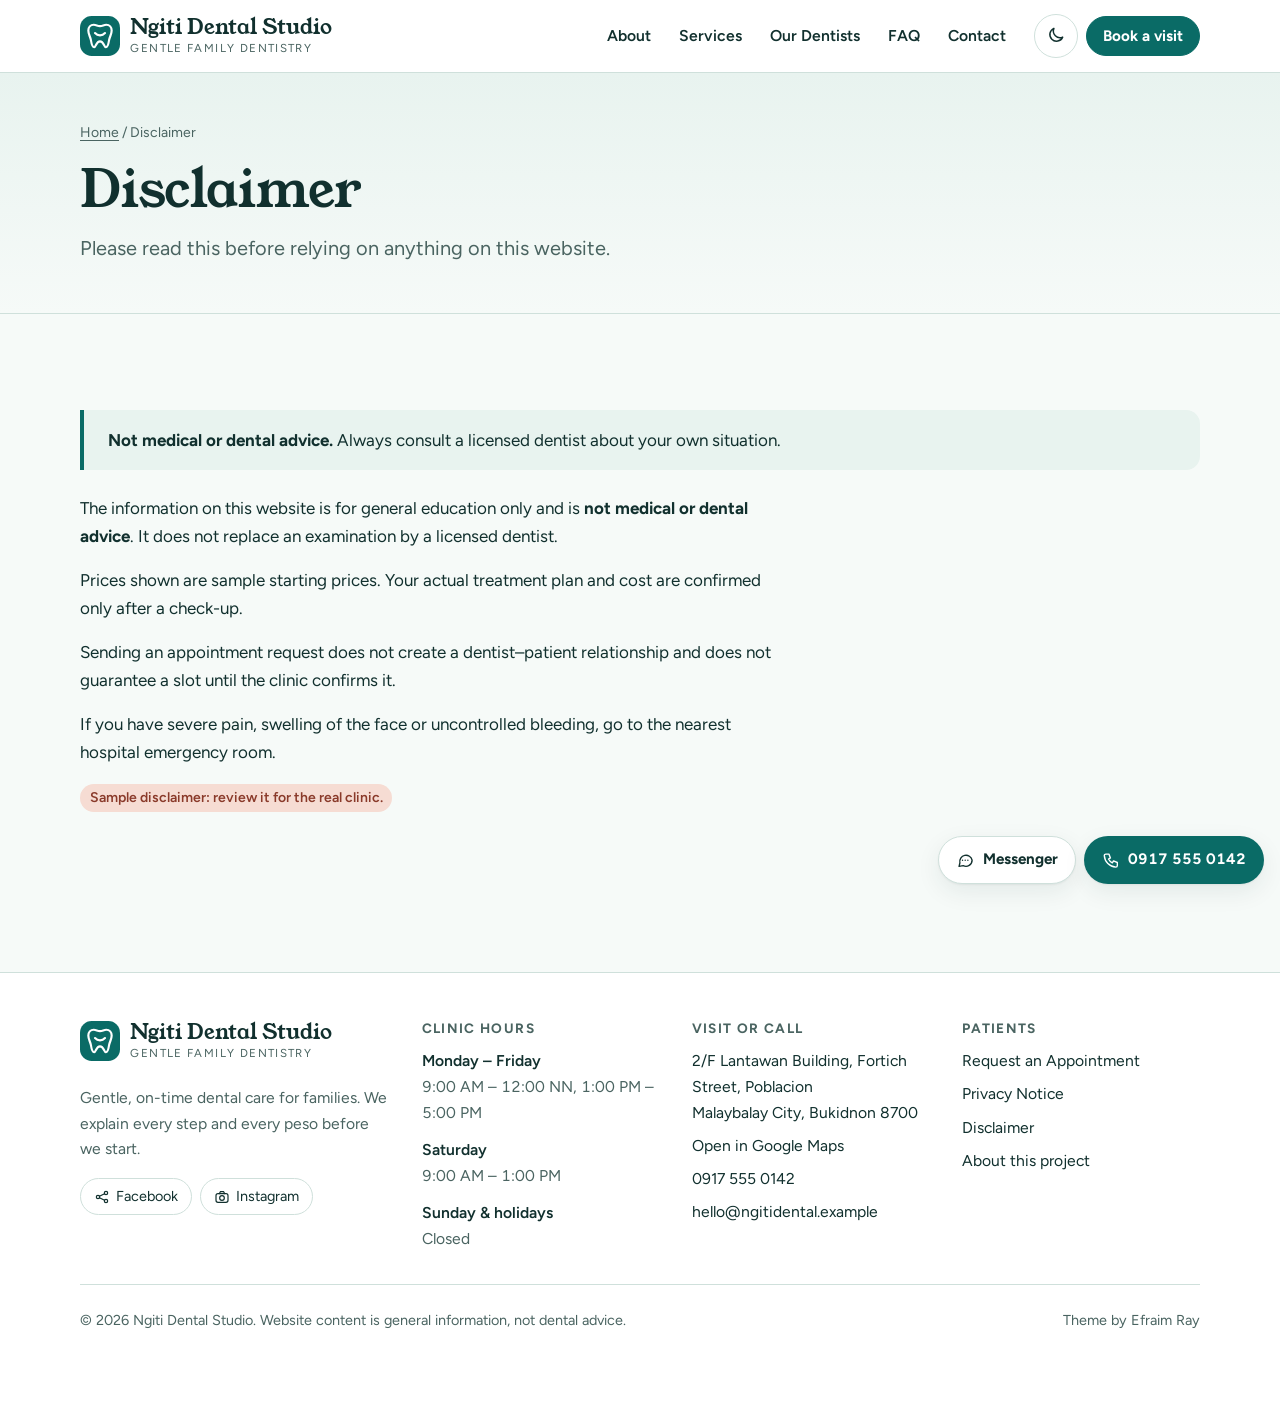
<file: demo/disclaimer.html>
<!doctype html>
<html lang="en-US">
<head>
<meta charset="UTF-8">
<meta name="viewport" content="width=device-width, initial-scale=1, viewport-fit=cover">
<meta name="theme-color" content="#0a6b66">
<title>Disclaimer &#8211; Ngiti Dental Studio</title>
<meta name='robots' content='max-image-preview:large' />
<script>try{var t=localStorage.getItem('ngiti-theme');if(t==='dark'||t==='light'){document.documentElement.setAttribute('data-theme',t);}}catch(e){}</script>
<link rel="preload" href="assets/fonts/figtree-latin-400-normal.woff2" as="font" type="font/woff2" crossorigin>
<link rel="preload" href="assets/fonts/young-serif-latin-400-normal.woff2" as="font" type="font/woff2" crossorigin>
<link rel="icon" href="assets/img/favicon.svg" type="image/svg+xml">
<meta name="description" content="Please read this before relying on anything on this website.">
<meta property="og:type" content="article">
<meta property="og:title" content="Disclaimer &#8211; Ngiti Dental Studio">
<meta property="og:description" content="Please read this before relying on anything on this website.">
<meta property="og:url" content="https://efraimray.github.io/ngiti-dental-theme/demo/disclaimer.html">
<meta property="og:site_name" content="Ngiti Dental Studio">
<meta property="og:image" content="https://efraimray.github.io/ngiti-dental-theme/demo/screenshot.png">
<meta name="twitter:card" content="summary_large_image">
<style id='wp-emoji-styles-inline-css'>

	img.wp-smiley, img.emoji {
		display: inline !important;
		border: none !important;
		box-shadow: none !important;
		height: 1em !important;
		width: 1em !important;
		margin: 0 0.07em !important;
		vertical-align: -0.1em !important;
		background: none !important;
		padding: 0 !important;
	}
</style>
<style id='global-styles-inline-css'>
body{--wp--preset--color--black: #000000;--wp--preset--color--cyan-bluish-gray: #abb8c3;--wp--preset--color--white: #ffffff;--wp--preset--color--pale-pink: #f78da7;--wp--preset--color--vivid-red: #cf2e2e;--wp--preset--color--luminous-vivid-orange: #ff6900;--wp--preset--color--luminous-vivid-amber: #fcb900;--wp--preset--color--light-green-cyan: #7bdcb5;--wp--preset--color--vivid-green-cyan: #00d084;--wp--preset--color--pale-cyan-blue: #8ed1fc;--wp--preset--color--vivid-cyan-blue: #0693e3;--wp--preset--color--vivid-purple: #9b51e0;--wp--preset--gradient--vivid-cyan-blue-to-vivid-purple: linear-gradient(135deg,rgba(6,147,227,1) 0%,rgb(155,81,224) 100%);--wp--preset--gradient--light-green-cyan-to-vivid-green-cyan: linear-gradient(135deg,rgb(122,220,180) 0%,rgb(0,208,130) 100%);--wp--preset--gradient--luminous-vivid-amber-to-luminous-vivid-orange: linear-gradient(135deg,rgba(252,185,0,1) 0%,rgba(255,105,0,1) 100%);--wp--preset--gradient--luminous-vivid-orange-to-vivid-red: linear-gradient(135deg,rgba(255,105,0,1) 0%,rgb(207,46,46) 100%);--wp--preset--gradient--very-light-gray-to-cyan-bluish-gray: linear-gradient(135deg,rgb(238,238,238) 0%,rgb(169,184,195) 100%);--wp--preset--gradient--cool-to-warm-spectrum: linear-gradient(135deg,rgb(74,234,220) 0%,rgb(151,120,209) 20%,rgb(207,42,186) 40%,rgb(238,44,130) 60%,rgb(251,105,98) 80%,rgb(254,248,76) 100%);--wp--preset--gradient--blush-light-purple: linear-gradient(135deg,rgb(255,206,236) 0%,rgb(152,150,240) 100%);--wp--preset--gradient--blush-bordeaux: linear-gradient(135deg,rgb(254,205,165) 0%,rgb(254,45,45) 50%,rgb(107,0,62) 100%);--wp--preset--gradient--luminous-dusk: linear-gradient(135deg,rgb(255,203,112) 0%,rgb(199,81,192) 50%,rgb(65,88,208) 100%);--wp--preset--gradient--pale-ocean: linear-gradient(135deg,rgb(255,245,203) 0%,rgb(182,227,212) 50%,rgb(51,167,181) 100%);--wp--preset--gradient--electric-grass: linear-gradient(135deg,rgb(202,248,128) 0%,rgb(113,206,126) 100%);--wp--preset--gradient--midnight: linear-gradient(135deg,rgb(2,3,129) 0%,rgb(40,116,252) 100%);--wp--preset--font-size--small: 13px;--wp--preset--font-size--medium: 20px;--wp--preset--font-size--large: 36px;--wp--preset--font-size--x-large: 42px;--wp--preset--spacing--20: 0.44rem;--wp--preset--spacing--30: 0.67rem;--wp--preset--spacing--40: 1rem;--wp--preset--spacing--50: 1.5rem;--wp--preset--spacing--60: 2.25rem;--wp--preset--spacing--70: 3.38rem;--wp--preset--spacing--80: 5.06rem;--wp--preset--shadow--natural: 6px 6px 9px rgba(0, 0, 0, 0.2);--wp--preset--shadow--deep: 12px 12px 50px rgba(0, 0, 0, 0.4);--wp--preset--shadow--sharp: 6px 6px 0px rgba(0, 0, 0, 0.2);--wp--preset--shadow--outlined: 6px 6px 0px -3px rgba(255, 255, 255, 1), 6px 6px rgba(0, 0, 0, 1);--wp--preset--shadow--crisp: 6px 6px 0px rgba(0, 0, 0, 1);}:where(.is-layout-flex){gap: 0.5em;}:where(.is-layout-grid){gap: 0.5em;}body .is-layout-flex{display: flex;}body .is-layout-flex{flex-wrap: wrap;align-items: center;}body .is-layout-flex > *{margin: 0;}body .is-layout-grid{display: grid;}body .is-layout-grid > *{margin: 0;}:where(.wp-block-columns.is-layout-flex){gap: 2em;}:where(.wp-block-columns.is-layout-grid){gap: 2em;}:where(.wp-block-post-template.is-layout-flex){gap: 1.25em;}:where(.wp-block-post-template.is-layout-grid){gap: 1.25em;}.has-black-color{color: var(--wp--preset--color--black) !important;}.has-cyan-bluish-gray-color{color: var(--wp--preset--color--cyan-bluish-gray) !important;}.has-white-color{color: var(--wp--preset--color--white) !important;}.has-pale-pink-color{color: var(--wp--preset--color--pale-pink) !important;}.has-vivid-red-color{color: var(--wp--preset--color--vivid-red) !important;}.has-luminous-vivid-orange-color{color: var(--wp--preset--color--luminous-vivid-orange) !important;}.has-luminous-vivid-amber-color{color: var(--wp--preset--color--luminous-vivid-amber) !important;}.has-light-green-cyan-color{color: var(--wp--preset--color--light-green-cyan) !important;}.has-vivid-green-cyan-color{color: var(--wp--preset--color--vivid-green-cyan) !important;}.has-pale-cyan-blue-color{color: var(--wp--preset--color--pale-cyan-blue) !important;}.has-vivid-cyan-blue-color{color: var(--wp--preset--color--vivid-cyan-blue) !important;}.has-vivid-purple-color{color: var(--wp--preset--color--vivid-purple) !important;}.has-black-background-color{background-color: var(--wp--preset--color--black) !important;}.has-cyan-bluish-gray-background-color{background-color: var(--wp--preset--color--cyan-bluish-gray) !important;}.has-white-background-color{background-color: var(--wp--preset--color--white) !important;}.has-pale-pink-background-color{background-color: var(--wp--preset--color--pale-pink) !important;}.has-vivid-red-background-color{background-color: var(--wp--preset--color--vivid-red) !important;}.has-luminous-vivid-orange-background-color{background-color: var(--wp--preset--color--luminous-vivid-orange) !important;}.has-luminous-vivid-amber-background-color{background-color: var(--wp--preset--color--luminous-vivid-amber) !important;}.has-light-green-cyan-background-color{background-color: var(--wp--preset--color--light-green-cyan) !important;}.has-vivid-green-cyan-background-color{background-color: var(--wp--preset--color--vivid-green-cyan) !important;}.has-pale-cyan-blue-background-color{background-color: var(--wp--preset--color--pale-cyan-blue) !important;}.has-vivid-cyan-blue-background-color{background-color: var(--wp--preset--color--vivid-cyan-blue) !important;}.has-vivid-purple-background-color{background-color: var(--wp--preset--color--vivid-purple) !important;}.has-black-border-color{border-color: var(--wp--preset--color--black) !important;}.has-cyan-bluish-gray-border-color{border-color: var(--wp--preset--color--cyan-bluish-gray) !important;}.has-white-border-color{border-color: var(--wp--preset--color--white) !important;}.has-pale-pink-border-color{border-color: var(--wp--preset--color--pale-pink) !important;}.has-vivid-red-border-color{border-color: var(--wp--preset--color--vivid-red) !important;}.has-luminous-vivid-orange-border-color{border-color: var(--wp--preset--color--luminous-vivid-orange) !important;}.has-luminous-vivid-amber-border-color{border-color: var(--wp--preset--color--luminous-vivid-amber) !important;}.has-light-green-cyan-border-color{border-color: var(--wp--preset--color--light-green-cyan) !important;}.has-vivid-green-cyan-border-color{border-color: var(--wp--preset--color--vivid-green-cyan) !important;}.has-pale-cyan-blue-border-color{border-color: var(--wp--preset--color--pale-cyan-blue) !important;}.has-vivid-cyan-blue-border-color{border-color: var(--wp--preset--color--vivid-cyan-blue) !important;}.has-vivid-purple-border-color{border-color: var(--wp--preset--color--vivid-purple) !important;}.has-vivid-cyan-blue-to-vivid-purple-gradient-background{background: var(--wp--preset--gradient--vivid-cyan-blue-to-vivid-purple) !important;}.has-light-green-cyan-to-vivid-green-cyan-gradient-background{background: var(--wp--preset--gradient--light-green-cyan-to-vivid-green-cyan) !important;}.has-luminous-vivid-amber-to-luminous-vivid-orange-gradient-background{background: var(--wp--preset--gradient--luminous-vivid-amber-to-luminous-vivid-orange) !important;}.has-luminous-vivid-orange-to-vivid-red-gradient-background{background: var(--wp--preset--gradient--luminous-vivid-orange-to-vivid-red) !important;}.has-very-light-gray-to-cyan-bluish-gray-gradient-background{background: var(--wp--preset--gradient--very-light-gray-to-cyan-bluish-gray) !important;}.has-cool-to-warm-spectrum-gradient-background{background: var(--wp--preset--gradient--cool-to-warm-spectrum) !important;}.has-blush-light-purple-gradient-background{background: var(--wp--preset--gradient--blush-light-purple) !important;}.has-blush-bordeaux-gradient-background{background: var(--wp--preset--gradient--blush-bordeaux) !important;}.has-luminous-dusk-gradient-background{background: var(--wp--preset--gradient--luminous-dusk) !important;}.has-pale-ocean-gradient-background{background: var(--wp--preset--gradient--pale-ocean) !important;}.has-electric-grass-gradient-background{background: var(--wp--preset--gradient--electric-grass) !important;}.has-midnight-gradient-background{background: var(--wp--preset--gradient--midnight) !important;}.has-small-font-size{font-size: var(--wp--preset--font-size--small) !important;}.has-medium-font-size{font-size: var(--wp--preset--font-size--medium) !important;}.has-large-font-size{font-size: var(--wp--preset--font-size--large) !important;}.has-x-large-font-size{font-size: var(--wp--preset--font-size--x-large) !important;}
.wp-block-navigation a:where(:not(.wp-element-button)){color: inherit;}
:where(.wp-block-post-template.is-layout-flex){gap: 1.25em;}:where(.wp-block-post-template.is-layout-grid){gap: 1.25em;}
:where(.wp-block-columns.is-layout-flex){gap: 2em;}:where(.wp-block-columns.is-layout-grid){gap: 2em;}
.wp-block-pullquote{font-size: 1.5em;line-height: 1.6;}
</style>
<link rel='stylesheet' id='ngiti-fonts-css' href='assets/css/fonts.css' media='all' />
<link rel='stylesheet' id='ngiti-main-css' href='assets/css/main.css' media='all' />
<link rel="canonical" href="https://efraimray.github.io/ngiti-dental-theme/demo/disclaimer.html" />
</head>
<body class="page-template page-template-page-templates page-template-template-disclaimer page-template-page-templatestemplate-disclaimer-php page page-id-12 wp-embed-responsive has-page-template">
<a class="skip-link" href="#main">Skip to content</a>
<header class="site-header" role="banner">
	<div class="wrap">
		<a class="brand" href="index.html" rel="home"><svg class="brand-mark" viewBox="0 0 48 48" aria-hidden="true" focusable="false"><rect width="48" height="48" rx="14" fill="var(--brand)"/><path d="M16.5 10.5c-4 0-6.5 3-6.5 7 0 4.6 2.3 6.9 3.1 11.5.6 3.8 1.5 8.5 3.8 8.5 2.4 0 2.4-7 7.1-7s4.7 7 7.1 7c2.3 0 3.2-4.7 3.8-8.5.8-4.6 3.1-6.9 3.1-11.5 0-4-2.5-7-6.5-7-3.1 0-4.3 1.6-7.5 1.6s-4.4-1.6-7.5-1.6z" fill="none" stroke="var(--on-brand)" stroke-width="2.6" stroke-linejoin="round"/><path d="M18 20.5c3.3 3.6 8.7 3.6 12 0" fill="none" stroke="var(--on-brand)" stroke-width="2.6" stroke-linecap="round"/></svg><span class="brand-name">Ngiti Dental Studio<small>Gentle family dentistry</small></span></a>		<nav class="primary-nav" id="primary-nav" aria-label="Main menu">
			<ul id="primary-menu" class="menu"><li id="menu-item-25" class="menu-item menu-item-type-post_type menu-item-object-page menu-item-25"><a href="about.html">About</a></li>
<li id="menu-item-26" class="menu-item menu-item-type-post_type menu-item-object-page menu-item-26"><a href="services.html">Services</a></li>
<li id="menu-item-27" class="menu-item menu-item-type-post_type menu-item-object-page menu-item-27"><a href="team.html">Our Dentists</a></li>
<li id="menu-item-28" class="menu-item menu-item-type-post_type menu-item-object-page menu-item-28"><a href="faq.html">FAQ</a></li>
<li id="menu-item-29" class="menu-item menu-item-type-post_type menu-item-object-page menu-item-29"><a href="contact.html">Contact</a></li>
</ul>			<a class="btn btn--primary nav-book" href="appointment.html">Book a visit</a>
		</nav>
		<div class="header-actions">
			<button class="icon-btn theme-toggle" type="button" data-ngiti-theme-toggle aria-label="Switch light or dark mode">
				<span class="icon-moon"><svg viewBox="0 0 24 24" fill="none" stroke="currentColor" stroke-width="1.8" stroke-linecap="round" stroke-linejoin="round" aria-hidden="true" focusable="false"><path d="M20 14.5A8 8 0 0 1 9.5 4a8 8 0 1 0 10.5 10.5z"/></svg></span>
				<span class="icon-sun"><svg viewBox="0 0 24 24" fill="none" stroke="currentColor" stroke-width="1.8" stroke-linecap="round" stroke-linejoin="round" aria-hidden="true" focusable="false"><circle cx="12" cy="12" r="4"/><path d="M12 2v2M12 20v2M4.9 4.9l1.4 1.4M17.7 17.7l1.4 1.4M2 12h2M20 12h2M4.9 19.1l1.4-1.4M17.7 6.3l1.4-1.4"/></svg></span>
			</button>
			<a class="btn btn--primary btn--small header-book" href="appointment.html">Book a visit</a>
			<button class="icon-btn menu-toggle" type="button" aria-controls="primary-nav" aria-expanded="false" data-ngiti-menu-toggle>
				<span class="screen-reader-text">Menu</span>
				<svg viewBox="0 0 24 24" fill="none" stroke="currentColor" stroke-width="1.8" stroke-linecap="round" stroke-linejoin="round" aria-hidden="true" focusable="false"><path d="M4 7h16M4 12h16M4 17h16"/></svg>			</button>
		</div>
	</div>
</header>
<main id="main" tabindex="-1">
<header class="page-hero"><div class="wrap"><nav class="breadcrumbs" aria-label="Breadcrumb"><a href="index.html">Home</a> / <span aria-current="page">Disclaimer</span></nav><h1>Disclaimer</h1><p class="lead">Please read this before relying on anything on this website.</p></div></header>	<section class="section">
		<div class="wrap">
			<div class="notice-box"><p><strong>Not medical or dental advice.</strong> Always consult a licensed dentist about your own situation.</p></div>
			<div class="entry-content prose"><p>The information on this website is for general education only and is <strong>not medical or dental advice</strong>. It does not replace an examination by a licensed dentist.</p><p>Prices shown are sample starting prices. Your actual treatment plan and cost are confirmed only after a check-up.</p><p>Sending an appointment request does not create a dentist–patient relationship and does not guarantee a slot until the clinic confirms it.</p><p>If you have severe pain, swelling of the face or uncontrolled bleeding, go to the nearest hospital emergency room.</p><p class="sample-note">Sample disclaimer: review it for the real clinic.</p></div>
		</div>
	</section>
	</main>
<footer class="site-footer" role="contentinfo">
	<div class="wrap">
		<div class="footer-grid">
			<div>
				<a class="brand" href="index.html" rel="home"><svg class="brand-mark" viewBox="0 0 48 48" aria-hidden="true" focusable="false"><rect width="48" height="48" rx="14" fill="var(--brand)"/><path d="M16.5 10.5c-4 0-6.5 3-6.5 7 0 4.6 2.3 6.9 3.1 11.5.6 3.8 1.5 8.5 3.8 8.5 2.4 0 2.4-7 7.1-7s4.7 7 7.1 7c2.3 0 3.2-4.7 3.8-8.5.8-4.6 3.1-6.9 3.1-11.5 0-4-2.5-7-6.5-7-3.1 0-4.3 1.6-7.5 1.6s-4.4-1.6-7.5-1.6z" fill="none" stroke="var(--on-brand)" stroke-width="2.6" stroke-linejoin="round"/><path d="M18 20.5c3.3 3.6 8.7 3.6 12 0" fill="none" stroke="var(--on-brand)" stroke-width="2.6" stroke-linecap="round"/></svg><span class="brand-name">Ngiti Dental Studio<small>Gentle family dentistry</small></span></a>				<p class="muted" style="margin-top:1rem">Gentle, on-time dental care for families. We explain every step and every peso before we start.</p>
				<div class="social-links">
					<a href="#"><svg viewBox="0 0 24 24" fill="none" stroke="currentColor" stroke-width="1.8" stroke-linecap="round" stroke-linejoin="round" aria-hidden="true" focusable="false"><circle cx="6" cy="12" r="2.5"/><circle cx="18" cy="6" r="2.5"/><circle cx="18" cy="18" r="2.5"/><path d="m8.2 10.8 7.6-3.6M8.2 13.2l7.6 3.6"/></svg>Facebook</a>
					<a href="#"><svg viewBox="0 0 24 24" fill="none" stroke="currentColor" stroke-width="1.8" stroke-linecap="round" stroke-linejoin="round" aria-hidden="true" focusable="false"><rect x="3" y="7" width="18" height="13" rx="3"/><circle cx="12" cy="13.5" r="3.5"/><path d="M8 7l1.5-3h5L16 7"/></svg>Instagram</a>
				</div>
			</div>
			<div>
				<h2>Clinic hours</h2>
				<ul class="footer-hours">
											<li><b>Monday – Friday</b><span class="muted">9:00 AM – 12:00 NN, 1:00 PM – 5:00 PM</span></li>
											<li><b>Saturday</b><span class="muted">9:00 AM – 1:00 PM</span></li>
											<li><b>Sunday &amp; holidays</b><span class="muted">Closed</span></li>
									</ul>
			</div>
			<div>
				<h2>Visit or call</h2>
				<ul>
					<li>2/F Lantawan Building, Fortich Street, Poblacion<br>Malaybalay City, Bukidnon 8700</li>
					<li><a href="https://www.google.com/maps/search/?api=1&#038;query=Fortich+Street+Malaybalay+City+Bukidnon" target="_blank" rel="noopener">Open in Google Maps</a></li>
					<li><a href="tel:+639175550142">0917 555 0142</a></li>
					<li><a href="mailto:&#104;&#101;&#108;&#108;o&#064;&#110;gi&#116;&#105;den&#116;a&#108;.e&#120;&#097;m&#112;le">&#104;e&#108;&#108;o&#064;n&#103;&#105;&#116;&#105;den&#116;a&#108;&#046;&#101;&#120;&#097;&#109;p&#108;&#101;</a></li>
				</ul>
			</div>
			<div>
				<h2>Patients</h2>
				<ul id="menu-footer-ngiti" class="menu"><li id="menu-item-30" class="menu-item menu-item-type-post_type menu-item-object-page menu-item-30"><a href="appointment.html">Request an Appointment</a></li>
<li id="menu-item-31" class="menu-item menu-item-type-post_type menu-item-object-page menu-item-31"><a href="privacy-notice.html">Privacy Notice</a></li>
<li id="menu-item-32" class="menu-item menu-item-type-post_type menu-item-object-page current-menu-item page_item page-item-12 current_page_item menu-item-32"><a href="disclaimer.html" aria-current="page">Disclaimer</a></li>
<li id="menu-item-34" class="menu-item menu-item-type-post_type menu-item-object-page menu-item-34"><a href="about-this-project.html">About this project</a></li>
</ul>			</div>
		</div>
		<div class="footer-bottom">
			<span>&copy; 2026 Ngiti Dental Studio. Website content is general information, not dental advice.</span>
			<span>Theme by <a href="https://www.efraimray.com/">Efraim Ray</a></span>
		</div>
	</div>
</footer>
<div class="quick-contact" aria-label="Quick contact" role="region">
	<a class="qc-chat" href="https://m.me/your-clinic-page" target="_blank" rel="noopener"><svg viewBox="0 0 24 24" fill="none" stroke="currentColor" stroke-width="1.8" stroke-linecap="round" stroke-linejoin="round" aria-hidden="true" focusable="false"><path d="M21 12a8 8 0 0 1-11.6 7.1L4 20l1.1-4.6A8 8 0 1 1 21 12z"/><path d="M8.5 12h.01M12 12h.01M15.5 12h.01"/></svg>Messenger</a>
	<a class="qc-call" href="tel:+639175550142"><svg viewBox="0 0 24 24" fill="none" stroke="currentColor" stroke-width="1.8" stroke-linecap="round" stroke-linejoin="round" aria-hidden="true" focusable="false"><path d="M5 4h4l2 5-2.5 1.5a11 11 0 0 0 5 5L15 13l5 2v4a2 2 0 0 1-2 2A16 16 0 0 1 3 6a2 2 0 0 1 2-2"/></svg>0917 555 0142</a>
</div>
<script id="ngiti-theme-js-extra">
var ngitiTheme = {"demo":true,"i18n":{"open":"Open now","soon":"Closing soon","closed":"Closed","closesAt":"Closes at %s","opensAt":"Opens at %s","opensTomorrow":"Opens tomorrow at %s","opensDay":"Opens %1$s at %2$s","required":"This field is required.","mobile":"Enter a PH mobile number, e.g. 0917 555 0142.","email":"Enter a valid email address.","date":"Choose a date from tomorrow onwards.","sunday":"The clinic is closed on Sundays. Please choose another day.","consent":"Please agree to the privacy notice so we can contact you.","fix":"Please fix the highlighted fields."}};
</script>
<script src="assets/js/theme.js" id="ngiti-theme-js" defer data-wp-strategy="defer"></script>
</body>
</html>
</file>
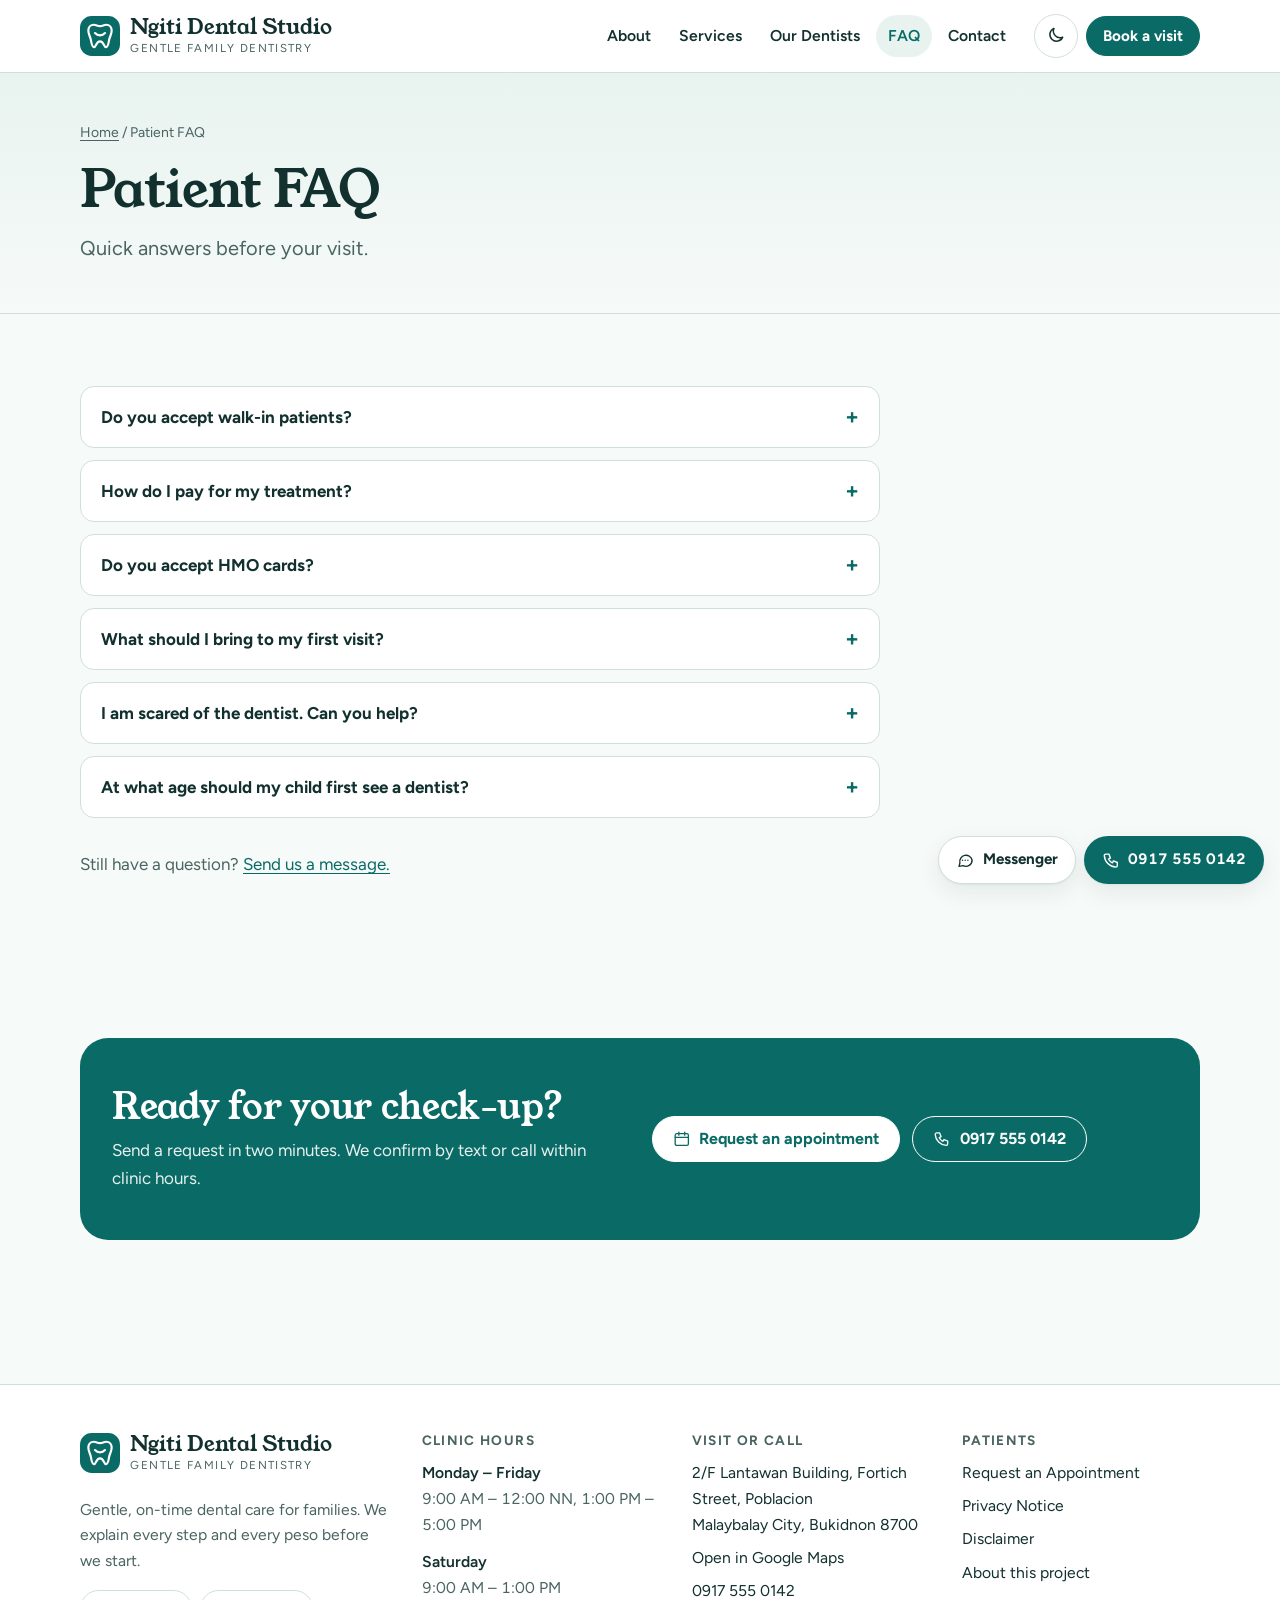
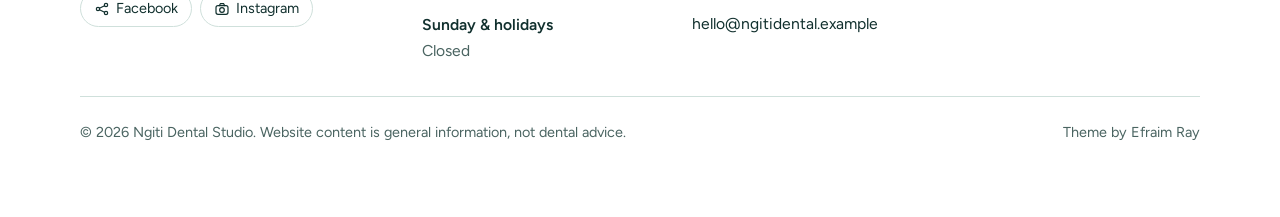
<file: demo/faq.html>
<!doctype html>
<html lang="en-US">
<head>
<meta charset="UTF-8">
<meta name="viewport" content="width=device-width, initial-scale=1, viewport-fit=cover">
<meta name="theme-color" content="#0a6b66">
<title>Patient FAQ &#8211; Ngiti Dental Studio</title>
<meta name='robots' content='max-image-preview:large' />
<script>try{var t=localStorage.getItem('ngiti-theme');if(t==='dark'||t==='light'){document.documentElement.setAttribute('data-theme',t);}}catch(e){}</script>
<link rel="preload" href="assets/fonts/figtree-latin-400-normal.woff2" as="font" type="font/woff2" crossorigin>
<link rel="preload" href="assets/fonts/young-serif-latin-400-normal.woff2" as="font" type="font/woff2" crossorigin>
<link rel="icon" href="assets/img/favicon.svg" type="image/svg+xml">
<meta name="description" content="Quick answers before your visit.">
<meta property="og:type" content="article">
<meta property="og:title" content="Patient FAQ &#8211; Ngiti Dental Studio">
<meta property="og:description" content="Quick answers before your visit.">
<meta property="og:url" content="https://efraimray.github.io/ngiti-dental-theme/demo/faq.html">
<meta property="og:site_name" content="Ngiti Dental Studio">
<meta property="og:image" content="https://efraimray.github.io/ngiti-dental-theme/demo/screenshot.png">
<meta name="twitter:card" content="summary_large_image">
<style id='wp-emoji-styles-inline-css'>

	img.wp-smiley, img.emoji {
		display: inline !important;
		border: none !important;
		box-shadow: none !important;
		height: 1em !important;
		width: 1em !important;
		margin: 0 0.07em !important;
		vertical-align: -0.1em !important;
		background: none !important;
		padding: 0 !important;
	}
</style>
<style id='global-styles-inline-css'>
body{--wp--preset--color--black: #000000;--wp--preset--color--cyan-bluish-gray: #abb8c3;--wp--preset--color--white: #ffffff;--wp--preset--color--pale-pink: #f78da7;--wp--preset--color--vivid-red: #cf2e2e;--wp--preset--color--luminous-vivid-orange: #ff6900;--wp--preset--color--luminous-vivid-amber: #fcb900;--wp--preset--color--light-green-cyan: #7bdcb5;--wp--preset--color--vivid-green-cyan: #00d084;--wp--preset--color--pale-cyan-blue: #8ed1fc;--wp--preset--color--vivid-cyan-blue: #0693e3;--wp--preset--color--vivid-purple: #9b51e0;--wp--preset--gradient--vivid-cyan-blue-to-vivid-purple: linear-gradient(135deg,rgba(6,147,227,1) 0%,rgb(155,81,224) 100%);--wp--preset--gradient--light-green-cyan-to-vivid-green-cyan: linear-gradient(135deg,rgb(122,220,180) 0%,rgb(0,208,130) 100%);--wp--preset--gradient--luminous-vivid-amber-to-luminous-vivid-orange: linear-gradient(135deg,rgba(252,185,0,1) 0%,rgba(255,105,0,1) 100%);--wp--preset--gradient--luminous-vivid-orange-to-vivid-red: linear-gradient(135deg,rgba(255,105,0,1) 0%,rgb(207,46,46) 100%);--wp--preset--gradient--very-light-gray-to-cyan-bluish-gray: linear-gradient(135deg,rgb(238,238,238) 0%,rgb(169,184,195) 100%);--wp--preset--gradient--cool-to-warm-spectrum: linear-gradient(135deg,rgb(74,234,220) 0%,rgb(151,120,209) 20%,rgb(207,42,186) 40%,rgb(238,44,130) 60%,rgb(251,105,98) 80%,rgb(254,248,76) 100%);--wp--preset--gradient--blush-light-purple: linear-gradient(135deg,rgb(255,206,236) 0%,rgb(152,150,240) 100%);--wp--preset--gradient--blush-bordeaux: linear-gradient(135deg,rgb(254,205,165) 0%,rgb(254,45,45) 50%,rgb(107,0,62) 100%);--wp--preset--gradient--luminous-dusk: linear-gradient(135deg,rgb(255,203,112) 0%,rgb(199,81,192) 50%,rgb(65,88,208) 100%);--wp--preset--gradient--pale-ocean: linear-gradient(135deg,rgb(255,245,203) 0%,rgb(182,227,212) 50%,rgb(51,167,181) 100%);--wp--preset--gradient--electric-grass: linear-gradient(135deg,rgb(202,248,128) 0%,rgb(113,206,126) 100%);--wp--preset--gradient--midnight: linear-gradient(135deg,rgb(2,3,129) 0%,rgb(40,116,252) 100%);--wp--preset--font-size--small: 13px;--wp--preset--font-size--medium: 20px;--wp--preset--font-size--large: 36px;--wp--preset--font-size--x-large: 42px;--wp--preset--spacing--20: 0.44rem;--wp--preset--spacing--30: 0.67rem;--wp--preset--spacing--40: 1rem;--wp--preset--spacing--50: 1.5rem;--wp--preset--spacing--60: 2.25rem;--wp--preset--spacing--70: 3.38rem;--wp--preset--spacing--80: 5.06rem;--wp--preset--shadow--natural: 6px 6px 9px rgba(0, 0, 0, 0.2);--wp--preset--shadow--deep: 12px 12px 50px rgba(0, 0, 0, 0.4);--wp--preset--shadow--sharp: 6px 6px 0px rgba(0, 0, 0, 0.2);--wp--preset--shadow--outlined: 6px 6px 0px -3px rgba(255, 255, 255, 1), 6px 6px rgba(0, 0, 0, 1);--wp--preset--shadow--crisp: 6px 6px 0px rgba(0, 0, 0, 1);}:where(.is-layout-flex){gap: 0.5em;}:where(.is-layout-grid){gap: 0.5em;}body .is-layout-flex{display: flex;}body .is-layout-flex{flex-wrap: wrap;align-items: center;}body .is-layout-flex > *{margin: 0;}body .is-layout-grid{display: grid;}body .is-layout-grid > *{margin: 0;}:where(.wp-block-columns.is-layout-flex){gap: 2em;}:where(.wp-block-columns.is-layout-grid){gap: 2em;}:where(.wp-block-post-template.is-layout-flex){gap: 1.25em;}:where(.wp-block-post-template.is-layout-grid){gap: 1.25em;}.has-black-color{color: var(--wp--preset--color--black) !important;}.has-cyan-bluish-gray-color{color: var(--wp--preset--color--cyan-bluish-gray) !important;}.has-white-color{color: var(--wp--preset--color--white) !important;}.has-pale-pink-color{color: var(--wp--preset--color--pale-pink) !important;}.has-vivid-red-color{color: var(--wp--preset--color--vivid-red) !important;}.has-luminous-vivid-orange-color{color: var(--wp--preset--color--luminous-vivid-orange) !important;}.has-luminous-vivid-amber-color{color: var(--wp--preset--color--luminous-vivid-amber) !important;}.has-light-green-cyan-color{color: var(--wp--preset--color--light-green-cyan) !important;}.has-vivid-green-cyan-color{color: var(--wp--preset--color--vivid-green-cyan) !important;}.has-pale-cyan-blue-color{color: var(--wp--preset--color--pale-cyan-blue) !important;}.has-vivid-cyan-blue-color{color: var(--wp--preset--color--vivid-cyan-blue) !important;}.has-vivid-purple-color{color: var(--wp--preset--color--vivid-purple) !important;}.has-black-background-color{background-color: var(--wp--preset--color--black) !important;}.has-cyan-bluish-gray-background-color{background-color: var(--wp--preset--color--cyan-bluish-gray) !important;}.has-white-background-color{background-color: var(--wp--preset--color--white) !important;}.has-pale-pink-background-color{background-color: var(--wp--preset--color--pale-pink) !important;}.has-vivid-red-background-color{background-color: var(--wp--preset--color--vivid-red) !important;}.has-luminous-vivid-orange-background-color{background-color: var(--wp--preset--color--luminous-vivid-orange) !important;}.has-luminous-vivid-amber-background-color{background-color: var(--wp--preset--color--luminous-vivid-amber) !important;}.has-light-green-cyan-background-color{background-color: var(--wp--preset--color--light-green-cyan) !important;}.has-vivid-green-cyan-background-color{background-color: var(--wp--preset--color--vivid-green-cyan) !important;}.has-pale-cyan-blue-background-color{background-color: var(--wp--preset--color--pale-cyan-blue) !important;}.has-vivid-cyan-blue-background-color{background-color: var(--wp--preset--color--vivid-cyan-blue) !important;}.has-vivid-purple-background-color{background-color: var(--wp--preset--color--vivid-purple) !important;}.has-black-border-color{border-color: var(--wp--preset--color--black) !important;}.has-cyan-bluish-gray-border-color{border-color: var(--wp--preset--color--cyan-bluish-gray) !important;}.has-white-border-color{border-color: var(--wp--preset--color--white) !important;}.has-pale-pink-border-color{border-color: var(--wp--preset--color--pale-pink) !important;}.has-vivid-red-border-color{border-color: var(--wp--preset--color--vivid-red) !important;}.has-luminous-vivid-orange-border-color{border-color: var(--wp--preset--color--luminous-vivid-orange) !important;}.has-luminous-vivid-amber-border-color{border-color: var(--wp--preset--color--luminous-vivid-amber) !important;}.has-light-green-cyan-border-color{border-color: var(--wp--preset--color--light-green-cyan) !important;}.has-vivid-green-cyan-border-color{border-color: var(--wp--preset--color--vivid-green-cyan) !important;}.has-pale-cyan-blue-border-color{border-color: var(--wp--preset--color--pale-cyan-blue) !important;}.has-vivid-cyan-blue-border-color{border-color: var(--wp--preset--color--vivid-cyan-blue) !important;}.has-vivid-purple-border-color{border-color: var(--wp--preset--color--vivid-purple) !important;}.has-vivid-cyan-blue-to-vivid-purple-gradient-background{background: var(--wp--preset--gradient--vivid-cyan-blue-to-vivid-purple) !important;}.has-light-green-cyan-to-vivid-green-cyan-gradient-background{background: var(--wp--preset--gradient--light-green-cyan-to-vivid-green-cyan) !important;}.has-luminous-vivid-amber-to-luminous-vivid-orange-gradient-background{background: var(--wp--preset--gradient--luminous-vivid-amber-to-luminous-vivid-orange) !important;}.has-luminous-vivid-orange-to-vivid-red-gradient-background{background: var(--wp--preset--gradient--luminous-vivid-orange-to-vivid-red) !important;}.has-very-light-gray-to-cyan-bluish-gray-gradient-background{background: var(--wp--preset--gradient--very-light-gray-to-cyan-bluish-gray) !important;}.has-cool-to-warm-spectrum-gradient-background{background: var(--wp--preset--gradient--cool-to-warm-spectrum) !important;}.has-blush-light-purple-gradient-background{background: var(--wp--preset--gradient--blush-light-purple) !important;}.has-blush-bordeaux-gradient-background{background: var(--wp--preset--gradient--blush-bordeaux) !important;}.has-luminous-dusk-gradient-background{background: var(--wp--preset--gradient--luminous-dusk) !important;}.has-pale-ocean-gradient-background{background: var(--wp--preset--gradient--pale-ocean) !important;}.has-electric-grass-gradient-background{background: var(--wp--preset--gradient--electric-grass) !important;}.has-midnight-gradient-background{background: var(--wp--preset--gradient--midnight) !important;}.has-small-font-size{font-size: var(--wp--preset--font-size--small) !important;}.has-medium-font-size{font-size: var(--wp--preset--font-size--medium) !important;}.has-large-font-size{font-size: var(--wp--preset--font-size--large) !important;}.has-x-large-font-size{font-size: var(--wp--preset--font-size--x-large) !important;}
.wp-block-navigation a:where(:not(.wp-element-button)){color: inherit;}
:where(.wp-block-post-template.is-layout-flex){gap: 1.25em;}:where(.wp-block-post-template.is-layout-grid){gap: 1.25em;}
:where(.wp-block-columns.is-layout-flex){gap: 2em;}:where(.wp-block-columns.is-layout-grid){gap: 2em;}
.wp-block-pullquote{font-size: 1.5em;line-height: 1.6;}
</style>
<link rel='stylesheet' id='ngiti-fonts-css' href='assets/css/fonts.css' media='all' />
<link rel='stylesheet' id='ngiti-main-css' href='assets/css/main.css' media='all' />
<link rel="canonical" href="https://efraimray.github.io/ngiti-dental-theme/demo/faq.html" />
</head>
<body class="page-template page-template-page-templates page-template-template-faq page-template-page-templatestemplate-faq-php page page-id-9 wp-embed-responsive has-page-template">
<a class="skip-link" href="#main">Skip to content</a>
<header class="site-header" role="banner">
	<div class="wrap">
		<a class="brand" href="index.html" rel="home"><svg class="brand-mark" viewBox="0 0 48 48" aria-hidden="true" focusable="false"><rect width="48" height="48" rx="14" fill="var(--brand)"/><path d="M16.5 10.5c-4 0-6.5 3-6.5 7 0 4.6 2.3 6.9 3.1 11.5.6 3.8 1.5 8.5 3.8 8.5 2.4 0 2.4-7 7.1-7s4.7 7 7.1 7c2.3 0 3.2-4.7 3.8-8.5.8-4.6 3.1-6.9 3.1-11.5 0-4-2.5-7-6.5-7-3.1 0-4.3 1.6-7.5 1.6s-4.4-1.6-7.5-1.6z" fill="none" stroke="var(--on-brand)" stroke-width="2.6" stroke-linejoin="round"/><path d="M18 20.5c3.3 3.6 8.7 3.6 12 0" fill="none" stroke="var(--on-brand)" stroke-width="2.6" stroke-linecap="round"/></svg><span class="brand-name">Ngiti Dental Studio<small>Gentle family dentistry</small></span></a>		<nav class="primary-nav" id="primary-nav" aria-label="Main menu">
			<ul id="primary-menu" class="menu"><li id="menu-item-25" class="menu-item menu-item-type-post_type menu-item-object-page menu-item-25"><a href="about.html">About</a></li>
<li id="menu-item-26" class="menu-item menu-item-type-post_type menu-item-object-page menu-item-26"><a href="services.html">Services</a></li>
<li id="menu-item-27" class="menu-item menu-item-type-post_type menu-item-object-page menu-item-27"><a href="team.html">Our Dentists</a></li>
<li id="menu-item-28" class="menu-item menu-item-type-post_type menu-item-object-page current-menu-item page_item page-item-9 current_page_item menu-item-28"><a href="faq.html" aria-current="page">FAQ</a></li>
<li id="menu-item-29" class="menu-item menu-item-type-post_type menu-item-object-page menu-item-29"><a href="contact.html">Contact</a></li>
</ul>			<a class="btn btn--primary nav-book" href="appointment.html">Book a visit</a>
		</nav>
		<div class="header-actions">
			<button class="icon-btn theme-toggle" type="button" data-ngiti-theme-toggle aria-label="Switch light or dark mode">
				<span class="icon-moon"><svg viewBox="0 0 24 24" fill="none" stroke="currentColor" stroke-width="1.8" stroke-linecap="round" stroke-linejoin="round" aria-hidden="true" focusable="false"><path d="M20 14.5A8 8 0 0 1 9.5 4a8 8 0 1 0 10.5 10.5z"/></svg></span>
				<span class="icon-sun"><svg viewBox="0 0 24 24" fill="none" stroke="currentColor" stroke-width="1.8" stroke-linecap="round" stroke-linejoin="round" aria-hidden="true" focusable="false"><circle cx="12" cy="12" r="4"/><path d="M12 2v2M12 20v2M4.9 4.9l1.4 1.4M17.7 17.7l1.4 1.4M2 12h2M20 12h2M4.9 19.1l1.4-1.4M17.7 6.3l1.4-1.4"/></svg></span>
			</button>
			<a class="btn btn--primary btn--small header-book" href="appointment.html">Book a visit</a>
			<button class="icon-btn menu-toggle" type="button" aria-controls="primary-nav" aria-expanded="false" data-ngiti-menu-toggle>
				<span class="screen-reader-text">Menu</span>
				<svg viewBox="0 0 24 24" fill="none" stroke="currentColor" stroke-width="1.8" stroke-linecap="round" stroke-linejoin="round" aria-hidden="true" focusable="false"><path d="M4 7h16M4 12h16M4 17h16"/></svg>			</button>
		</div>
	</div>
</header>
<main id="main" tabindex="-1">
<header class="page-hero"><div class="wrap"><nav class="breadcrumbs" aria-label="Breadcrumb"><a href="index.html">Home</a> / <span aria-current="page">Patient FAQ</span></nav><h1>Patient FAQ</h1><p class="lead">Quick answers before your visit.</p></div></header>	<section class="section">
		<div class="wrap">
							<div class="entry-content"><details class="wp-block-details is-layout-flow wp-block-details-is-layout-flow"><summary>Do you accept walk-in patients?</summary><p>Yes, when a dentist is free, but appointments are seen first. Send an appointment request or call us to get a confirmed time.</p></details>

<details class="wp-block-details is-layout-flow wp-block-details-is-layout-flow"><summary>How do I pay for my treatment?</summary><p>We accept cash, bank transfer and e-wallet payments. Bigger treatments such as braces can be paid in monthly installments based on your written plan.</p></details>

<details class="wp-block-details is-layout-flow wp-block-details-is-layout-flow"><summary>Do you accept HMO cards?</summary><p>This is sample text: HMO acceptance depends on the clinic&#039;s accreditation. Please message us with your HMO provider before your visit and we will check your coverage.</p></details>

<details class="wp-block-details is-layout-flow wp-block-details-is-layout-flow"><summary>What should I bring to my first visit?</summary><p>Bring a valid ID, a list of medicines you take, and any old X-rays. Arrive ten minutes early to fill in the patient information sheet.</p></details>

<details class="wp-block-details is-layout-flow wp-block-details-is-layout-flow"><summary>I am scared of the dentist. Can you help?</summary><p>Yes. Tell us when you book. We explain each step first, agree on a stop signal, and can split treatment into shorter visits.</p></details>

<details class="wp-block-details is-layout-flow wp-block-details-is-layout-flow"><summary>At what age should my child first see a dentist?</summary><p>Around their first birthday or when the first tooth appears. Early visits are short and help children get comfortable.</p></details>

</div>
						<p class="muted" style="margin-top:2rem">Still have a question? <a href="contact.html">Send us a message.</a></p>
		</div>
	</section>
	<section class="section" aria-labelledby="cta-title">
	<div class="wrap">
		<div class="cta-band">
			<div>
				<h2 id="cta-title">Ready for your check-up?</h2>
				<p>Send a request in two minutes. We confirm by text or call within clinic hours.</p>
			</div>
			<div class="btn-row">
				<a class="btn btn--primary" href="appointment.html"><svg viewBox="0 0 24 24" fill="none" stroke="currentColor" stroke-width="1.8" stroke-linecap="round" stroke-linejoin="round" aria-hidden="true" focusable="false"><rect x="3" y="5" width="18" height="16" rx="2"/><path d="M16 3v4M8 3v4M3 10h18"/></svg>Request an appointment</a>
				<a class="btn btn--ghost" href="tel:+639175550142"><svg viewBox="0 0 24 24" fill="none" stroke="currentColor" stroke-width="1.8" stroke-linecap="round" stroke-linejoin="round" aria-hidden="true" focusable="false"><path d="M5 4h4l2 5-2.5 1.5a11 11 0 0 0 5 5L15 13l5 2v4a2 2 0 0 1-2 2A16 16 0 0 1 3 6a2 2 0 0 1 2-2"/></svg>0917 555 0142</a>
			</div>
		</div>
	</div>
</section>
</main>
<footer class="site-footer" role="contentinfo">
	<div class="wrap">
		<div class="footer-grid">
			<div>
				<a class="brand" href="index.html" rel="home"><svg class="brand-mark" viewBox="0 0 48 48" aria-hidden="true" focusable="false"><rect width="48" height="48" rx="14" fill="var(--brand)"/><path d="M16.5 10.5c-4 0-6.5 3-6.5 7 0 4.6 2.3 6.9 3.1 11.5.6 3.8 1.5 8.5 3.8 8.5 2.4 0 2.4-7 7.1-7s4.7 7 7.1 7c2.3 0 3.2-4.7 3.8-8.5.8-4.6 3.1-6.9 3.1-11.5 0-4-2.5-7-6.5-7-3.1 0-4.3 1.6-7.5 1.6s-4.4-1.6-7.5-1.6z" fill="none" stroke="var(--on-brand)" stroke-width="2.6" stroke-linejoin="round"/><path d="M18 20.5c3.3 3.6 8.7 3.6 12 0" fill="none" stroke="var(--on-brand)" stroke-width="2.6" stroke-linecap="round"/></svg><span class="brand-name">Ngiti Dental Studio<small>Gentle family dentistry</small></span></a>				<p class="muted" style="margin-top:1rem">Gentle, on-time dental care for families. We explain every step and every peso before we start.</p>
				<div class="social-links">
					<a href="#"><svg viewBox="0 0 24 24" fill="none" stroke="currentColor" stroke-width="1.8" stroke-linecap="round" stroke-linejoin="round" aria-hidden="true" focusable="false"><circle cx="6" cy="12" r="2.5"/><circle cx="18" cy="6" r="2.5"/><circle cx="18" cy="18" r="2.5"/><path d="m8.2 10.8 7.6-3.6M8.2 13.2l7.6 3.6"/></svg>Facebook</a>
					<a href="#"><svg viewBox="0 0 24 24" fill="none" stroke="currentColor" stroke-width="1.8" stroke-linecap="round" stroke-linejoin="round" aria-hidden="true" focusable="false"><rect x="3" y="7" width="18" height="13" rx="3"/><circle cx="12" cy="13.5" r="3.5"/><path d="M8 7l1.5-3h5L16 7"/></svg>Instagram</a>
				</div>
			</div>
			<div>
				<h2>Clinic hours</h2>
				<ul class="footer-hours">
											<li><b>Monday – Friday</b><span class="muted">9:00 AM – 12:00 NN, 1:00 PM – 5:00 PM</span></li>
											<li><b>Saturday</b><span class="muted">9:00 AM – 1:00 PM</span></li>
											<li><b>Sunday &amp; holidays</b><span class="muted">Closed</span></li>
									</ul>
			</div>
			<div>
				<h2>Visit or call</h2>
				<ul>
					<li>2/F Lantawan Building, Fortich Street, Poblacion<br>Malaybalay City, Bukidnon 8700</li>
					<li><a href="https://www.google.com/maps/search/?api=1&#038;query=Fortich+Street+Malaybalay+City+Bukidnon" target="_blank" rel="noopener">Open in Google Maps</a></li>
					<li><a href="tel:+639175550142">0917 555 0142</a></li>
					<li><a href="mailto:&#104;&#101;&#108;lo&#064;&#110;g&#105;&#116;&#105;d&#101;nt&#097;&#108;&#046;&#101;x&#097;mp&#108;&#101;">h&#101;l&#108;o&#064;&#110;&#103;itiden&#116;&#097;l.exa&#109;p&#108;&#101;</a></li>
				</ul>
			</div>
			<div>
				<h2>Patients</h2>
				<ul id="menu-footer-ngiti" class="menu"><li id="menu-item-30" class="menu-item menu-item-type-post_type menu-item-object-page menu-item-30"><a href="appointment.html">Request an Appointment</a></li>
<li id="menu-item-31" class="menu-item menu-item-type-post_type menu-item-object-page menu-item-31"><a href="privacy-notice.html">Privacy Notice</a></li>
<li id="menu-item-32" class="menu-item menu-item-type-post_type menu-item-object-page menu-item-32"><a href="disclaimer.html">Disclaimer</a></li>
<li id="menu-item-34" class="menu-item menu-item-type-post_type menu-item-object-page menu-item-34"><a href="about-this-project.html">About this project</a></li>
</ul>			</div>
		</div>
		<div class="footer-bottom">
			<span>&copy; 2026 Ngiti Dental Studio. Website content is general information, not dental advice.</span>
			<span>Theme by <a href="https://www.efraimray.com/">Efraim Ray</a></span>
		</div>
	</div>
</footer>
<div class="quick-contact" aria-label="Quick contact" role="region">
	<a class="qc-chat" href="https://m.me/your-clinic-page" target="_blank" rel="noopener"><svg viewBox="0 0 24 24" fill="none" stroke="currentColor" stroke-width="1.8" stroke-linecap="round" stroke-linejoin="round" aria-hidden="true" focusable="false"><path d="M21 12a8 8 0 0 1-11.6 7.1L4 20l1.1-4.6A8 8 0 1 1 21 12z"/><path d="M8.5 12h.01M12 12h.01M15.5 12h.01"/></svg>Messenger</a>
	<a class="qc-call" href="tel:+639175550142"><svg viewBox="0 0 24 24" fill="none" stroke="currentColor" stroke-width="1.8" stroke-linecap="round" stroke-linejoin="round" aria-hidden="true" focusable="false"><path d="M5 4h4l2 5-2.5 1.5a11 11 0 0 0 5 5L15 13l5 2v4a2 2 0 0 1-2 2A16 16 0 0 1 3 6a2 2 0 0 1 2-2"/></svg>0917 555 0142</a>
</div>
<script id="ngiti-theme-js-extra">
var ngitiTheme = {"demo":true,"i18n":{"open":"Open now","soon":"Closing soon","closed":"Closed","closesAt":"Closes at %s","opensAt":"Opens at %s","opensTomorrow":"Opens tomorrow at %s","opensDay":"Opens %1$s at %2$s","required":"This field is required.","mobile":"Enter a PH mobile number, e.g. 0917 555 0142.","email":"Enter a valid email address.","date":"Choose a date from tomorrow onwards.","sunday":"The clinic is closed on Sundays. Please choose another day.","consent":"Please agree to the privacy notice so we can contact you.","fix":"Please fix the highlighted fields."}};
</script>
<script src="assets/js/theme.js" id="ngiti-theme-js" defer data-wp-strategy="defer"></script>
</body>
</html>
</file>
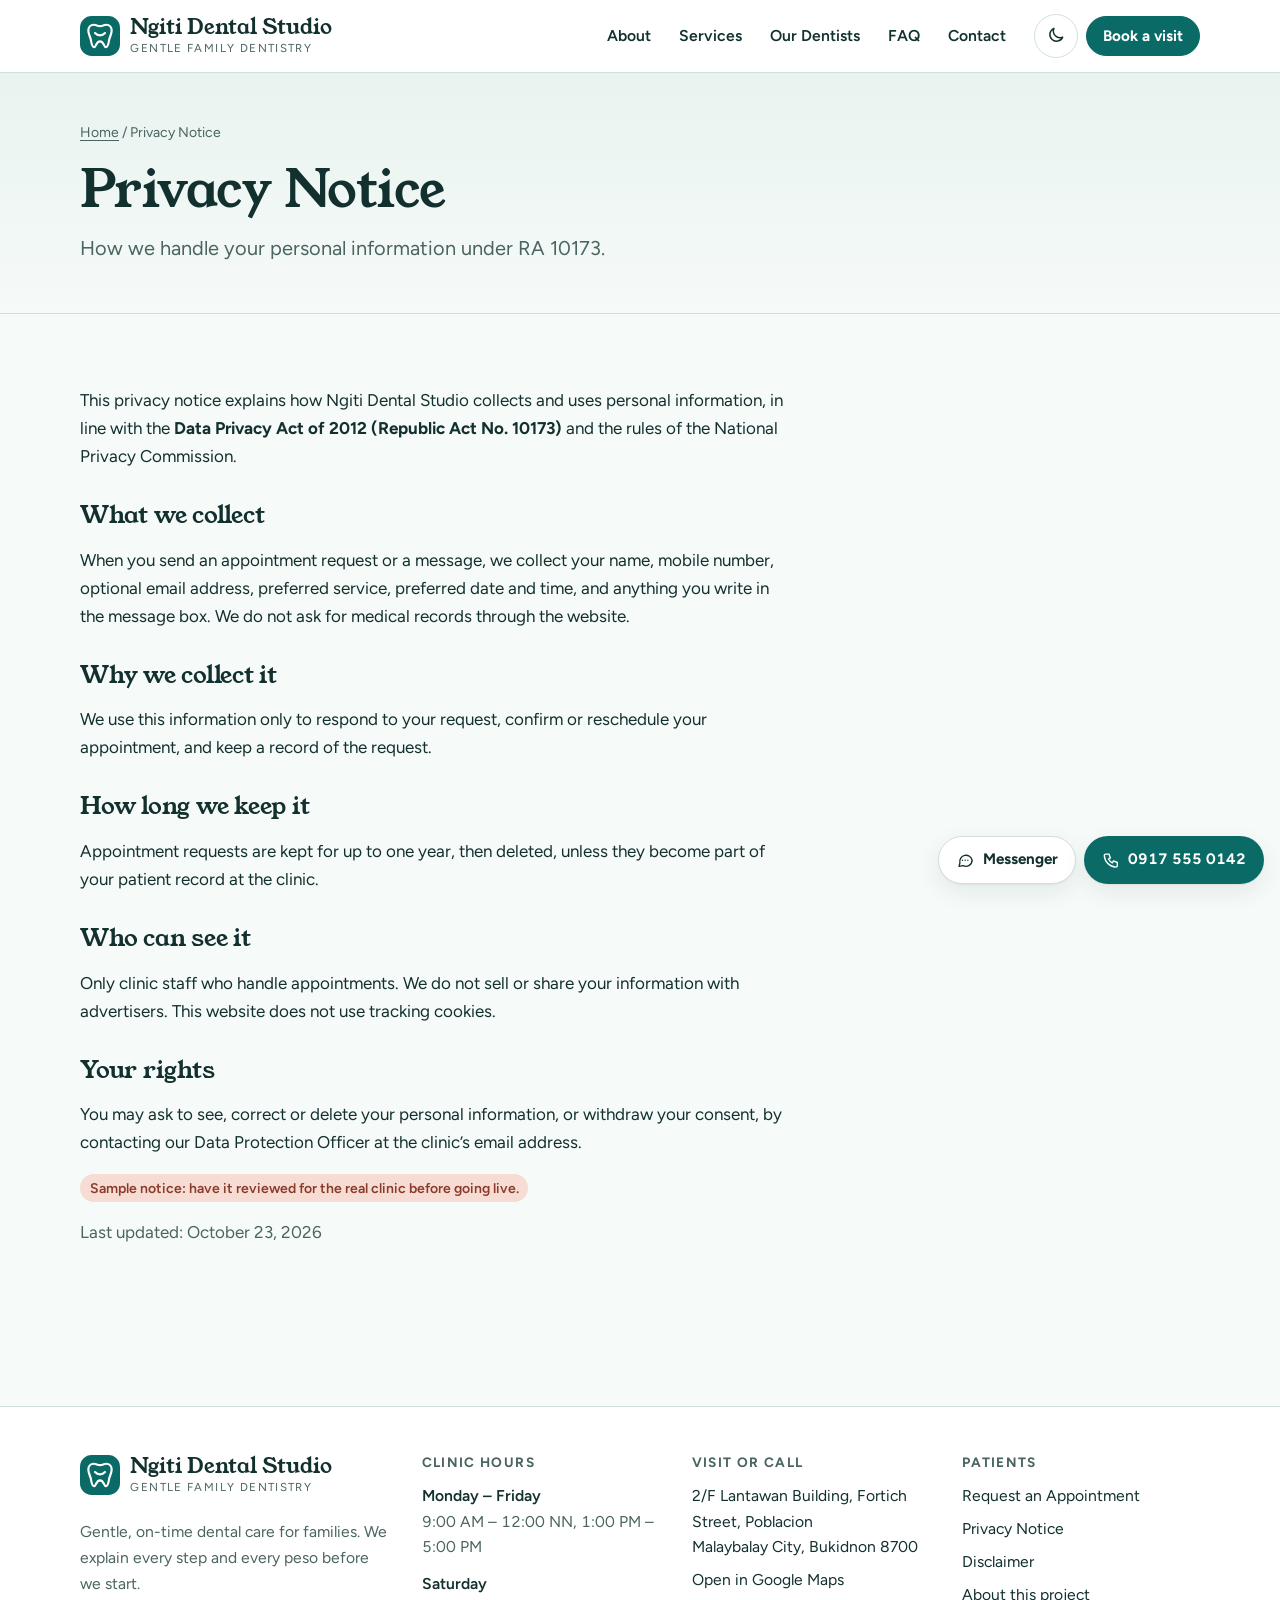
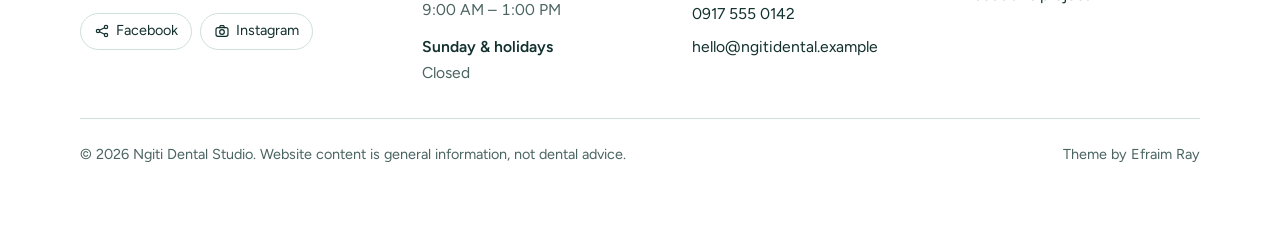
<file: demo/privacy-notice.html>
<!doctype html>
<html lang="en-US">
<head>
<meta charset="UTF-8">
<meta name="viewport" content="width=device-width, initial-scale=1, viewport-fit=cover">
<meta name="theme-color" content="#0a6b66">
<title>Privacy Notice &#8211; Ngiti Dental Studio</title>
<meta name='robots' content='max-image-preview:large' />
<script>try{var t=localStorage.getItem('ngiti-theme');if(t==='dark'||t==='light'){document.documentElement.setAttribute('data-theme',t);}}catch(e){}</script>
<link rel="preload" href="assets/fonts/figtree-latin-400-normal.woff2" as="font" type="font/woff2" crossorigin>
<link rel="preload" href="assets/fonts/young-serif-latin-400-normal.woff2" as="font" type="font/woff2" crossorigin>
<link rel="icon" href="assets/img/favicon.svg" type="image/svg+xml">
<meta name="description" content="How we handle your personal information under RA 10173.">
<meta property="og:type" content="article">
<meta property="og:title" content="Privacy Notice &#8211; Ngiti Dental Studio">
<meta property="og:description" content="How we handle your personal information under RA 10173.">
<meta property="og:url" content="https://efraimray.github.io/ngiti-dental-theme/demo/privacy-notice.html">
<meta property="og:site_name" content="Ngiti Dental Studio">
<meta property="og:image" content="https://efraimray.github.io/ngiti-dental-theme/demo/screenshot.png">
<meta name="twitter:card" content="summary_large_image">
<style id='wp-emoji-styles-inline-css'>

	img.wp-smiley, img.emoji {
		display: inline !important;
		border: none !important;
		box-shadow: none !important;
		height: 1em !important;
		width: 1em !important;
		margin: 0 0.07em !important;
		vertical-align: -0.1em !important;
		background: none !important;
		padding: 0 !important;
	}
</style>
<style id='global-styles-inline-css'>
body{--wp--preset--color--black: #000000;--wp--preset--color--cyan-bluish-gray: #abb8c3;--wp--preset--color--white: #ffffff;--wp--preset--color--pale-pink: #f78da7;--wp--preset--color--vivid-red: #cf2e2e;--wp--preset--color--luminous-vivid-orange: #ff6900;--wp--preset--color--luminous-vivid-amber: #fcb900;--wp--preset--color--light-green-cyan: #7bdcb5;--wp--preset--color--vivid-green-cyan: #00d084;--wp--preset--color--pale-cyan-blue: #8ed1fc;--wp--preset--color--vivid-cyan-blue: #0693e3;--wp--preset--color--vivid-purple: #9b51e0;--wp--preset--gradient--vivid-cyan-blue-to-vivid-purple: linear-gradient(135deg,rgba(6,147,227,1) 0%,rgb(155,81,224) 100%);--wp--preset--gradient--light-green-cyan-to-vivid-green-cyan: linear-gradient(135deg,rgb(122,220,180) 0%,rgb(0,208,130) 100%);--wp--preset--gradient--luminous-vivid-amber-to-luminous-vivid-orange: linear-gradient(135deg,rgba(252,185,0,1) 0%,rgba(255,105,0,1) 100%);--wp--preset--gradient--luminous-vivid-orange-to-vivid-red: linear-gradient(135deg,rgba(255,105,0,1) 0%,rgb(207,46,46) 100%);--wp--preset--gradient--very-light-gray-to-cyan-bluish-gray: linear-gradient(135deg,rgb(238,238,238) 0%,rgb(169,184,195) 100%);--wp--preset--gradient--cool-to-warm-spectrum: linear-gradient(135deg,rgb(74,234,220) 0%,rgb(151,120,209) 20%,rgb(207,42,186) 40%,rgb(238,44,130) 60%,rgb(251,105,98) 80%,rgb(254,248,76) 100%);--wp--preset--gradient--blush-light-purple: linear-gradient(135deg,rgb(255,206,236) 0%,rgb(152,150,240) 100%);--wp--preset--gradient--blush-bordeaux: linear-gradient(135deg,rgb(254,205,165) 0%,rgb(254,45,45) 50%,rgb(107,0,62) 100%);--wp--preset--gradient--luminous-dusk: linear-gradient(135deg,rgb(255,203,112) 0%,rgb(199,81,192) 50%,rgb(65,88,208) 100%);--wp--preset--gradient--pale-ocean: linear-gradient(135deg,rgb(255,245,203) 0%,rgb(182,227,212) 50%,rgb(51,167,181) 100%);--wp--preset--gradient--electric-grass: linear-gradient(135deg,rgb(202,248,128) 0%,rgb(113,206,126) 100%);--wp--preset--gradient--midnight: linear-gradient(135deg,rgb(2,3,129) 0%,rgb(40,116,252) 100%);--wp--preset--font-size--small: 13px;--wp--preset--font-size--medium: 20px;--wp--preset--font-size--large: 36px;--wp--preset--font-size--x-large: 42px;--wp--preset--spacing--20: 0.44rem;--wp--preset--spacing--30: 0.67rem;--wp--preset--spacing--40: 1rem;--wp--preset--spacing--50: 1.5rem;--wp--preset--spacing--60: 2.25rem;--wp--preset--spacing--70: 3.38rem;--wp--preset--spacing--80: 5.06rem;--wp--preset--shadow--natural: 6px 6px 9px rgba(0, 0, 0, 0.2);--wp--preset--shadow--deep: 12px 12px 50px rgba(0, 0, 0, 0.4);--wp--preset--shadow--sharp: 6px 6px 0px rgba(0, 0, 0, 0.2);--wp--preset--shadow--outlined: 6px 6px 0px -3px rgba(255, 255, 255, 1), 6px 6px rgba(0, 0, 0, 1);--wp--preset--shadow--crisp: 6px 6px 0px rgba(0, 0, 0, 1);}:where(.is-layout-flex){gap: 0.5em;}:where(.is-layout-grid){gap: 0.5em;}body .is-layout-flex{display: flex;}body .is-layout-flex{flex-wrap: wrap;align-items: center;}body .is-layout-flex > *{margin: 0;}body .is-layout-grid{display: grid;}body .is-layout-grid > *{margin: 0;}:where(.wp-block-columns.is-layout-flex){gap: 2em;}:where(.wp-block-columns.is-layout-grid){gap: 2em;}:where(.wp-block-post-template.is-layout-flex){gap: 1.25em;}:where(.wp-block-post-template.is-layout-grid){gap: 1.25em;}.has-black-color{color: var(--wp--preset--color--black) !important;}.has-cyan-bluish-gray-color{color: var(--wp--preset--color--cyan-bluish-gray) !important;}.has-white-color{color: var(--wp--preset--color--white) !important;}.has-pale-pink-color{color: var(--wp--preset--color--pale-pink) !important;}.has-vivid-red-color{color: var(--wp--preset--color--vivid-red) !important;}.has-luminous-vivid-orange-color{color: var(--wp--preset--color--luminous-vivid-orange) !important;}.has-luminous-vivid-amber-color{color: var(--wp--preset--color--luminous-vivid-amber) !important;}.has-light-green-cyan-color{color: var(--wp--preset--color--light-green-cyan) !important;}.has-vivid-green-cyan-color{color: var(--wp--preset--color--vivid-green-cyan) !important;}.has-pale-cyan-blue-color{color: var(--wp--preset--color--pale-cyan-blue) !important;}.has-vivid-cyan-blue-color{color: var(--wp--preset--color--vivid-cyan-blue) !important;}.has-vivid-purple-color{color: var(--wp--preset--color--vivid-purple) !important;}.has-black-background-color{background-color: var(--wp--preset--color--black) !important;}.has-cyan-bluish-gray-background-color{background-color: var(--wp--preset--color--cyan-bluish-gray) !important;}.has-white-background-color{background-color: var(--wp--preset--color--white) !important;}.has-pale-pink-background-color{background-color: var(--wp--preset--color--pale-pink) !important;}.has-vivid-red-background-color{background-color: var(--wp--preset--color--vivid-red) !important;}.has-luminous-vivid-orange-background-color{background-color: var(--wp--preset--color--luminous-vivid-orange) !important;}.has-luminous-vivid-amber-background-color{background-color: var(--wp--preset--color--luminous-vivid-amber) !important;}.has-light-green-cyan-background-color{background-color: var(--wp--preset--color--light-green-cyan) !important;}.has-vivid-green-cyan-background-color{background-color: var(--wp--preset--color--vivid-green-cyan) !important;}.has-pale-cyan-blue-background-color{background-color: var(--wp--preset--color--pale-cyan-blue) !important;}.has-vivid-cyan-blue-background-color{background-color: var(--wp--preset--color--vivid-cyan-blue) !important;}.has-vivid-purple-background-color{background-color: var(--wp--preset--color--vivid-purple) !important;}.has-black-border-color{border-color: var(--wp--preset--color--black) !important;}.has-cyan-bluish-gray-border-color{border-color: var(--wp--preset--color--cyan-bluish-gray) !important;}.has-white-border-color{border-color: var(--wp--preset--color--white) !important;}.has-pale-pink-border-color{border-color: var(--wp--preset--color--pale-pink) !important;}.has-vivid-red-border-color{border-color: var(--wp--preset--color--vivid-red) !important;}.has-luminous-vivid-orange-border-color{border-color: var(--wp--preset--color--luminous-vivid-orange) !important;}.has-luminous-vivid-amber-border-color{border-color: var(--wp--preset--color--luminous-vivid-amber) !important;}.has-light-green-cyan-border-color{border-color: var(--wp--preset--color--light-green-cyan) !important;}.has-vivid-green-cyan-border-color{border-color: var(--wp--preset--color--vivid-green-cyan) !important;}.has-pale-cyan-blue-border-color{border-color: var(--wp--preset--color--pale-cyan-blue) !important;}.has-vivid-cyan-blue-border-color{border-color: var(--wp--preset--color--vivid-cyan-blue) !important;}.has-vivid-purple-border-color{border-color: var(--wp--preset--color--vivid-purple) !important;}.has-vivid-cyan-blue-to-vivid-purple-gradient-background{background: var(--wp--preset--gradient--vivid-cyan-blue-to-vivid-purple) !important;}.has-light-green-cyan-to-vivid-green-cyan-gradient-background{background: var(--wp--preset--gradient--light-green-cyan-to-vivid-green-cyan) !important;}.has-luminous-vivid-amber-to-luminous-vivid-orange-gradient-background{background: var(--wp--preset--gradient--luminous-vivid-amber-to-luminous-vivid-orange) !important;}.has-luminous-vivid-orange-to-vivid-red-gradient-background{background: var(--wp--preset--gradient--luminous-vivid-orange-to-vivid-red) !important;}.has-very-light-gray-to-cyan-bluish-gray-gradient-background{background: var(--wp--preset--gradient--very-light-gray-to-cyan-bluish-gray) !important;}.has-cool-to-warm-spectrum-gradient-background{background: var(--wp--preset--gradient--cool-to-warm-spectrum) !important;}.has-blush-light-purple-gradient-background{background: var(--wp--preset--gradient--blush-light-purple) !important;}.has-blush-bordeaux-gradient-background{background: var(--wp--preset--gradient--blush-bordeaux) !important;}.has-luminous-dusk-gradient-background{background: var(--wp--preset--gradient--luminous-dusk) !important;}.has-pale-ocean-gradient-background{background: var(--wp--preset--gradient--pale-ocean) !important;}.has-electric-grass-gradient-background{background: var(--wp--preset--gradient--electric-grass) !important;}.has-midnight-gradient-background{background: var(--wp--preset--gradient--midnight) !important;}.has-small-font-size{font-size: var(--wp--preset--font-size--small) !important;}.has-medium-font-size{font-size: var(--wp--preset--font-size--medium) !important;}.has-large-font-size{font-size: var(--wp--preset--font-size--large) !important;}.has-x-large-font-size{font-size: var(--wp--preset--font-size--x-large) !important;}
.wp-block-navigation a:where(:not(.wp-element-button)){color: inherit;}
:where(.wp-block-post-template.is-layout-flex){gap: 1.25em;}:where(.wp-block-post-template.is-layout-grid){gap: 1.25em;}
:where(.wp-block-columns.is-layout-flex){gap: 2em;}:where(.wp-block-columns.is-layout-grid){gap: 2em;}
.wp-block-pullquote{font-size: 1.5em;line-height: 1.6;}
</style>
<link rel='stylesheet' id='ngiti-fonts-css' href='assets/css/fonts.css' media='all' />
<link rel='stylesheet' id='ngiti-main-css' href='assets/css/main.css' media='all' />
<link rel="canonical" href="https://efraimray.github.io/ngiti-dental-theme/demo/privacy-notice.html" />
</head>
<body class="page-template page-template-page-templates page-template-template-privacy page-template-page-templatestemplate-privacy-php page page-id-11 wp-embed-responsive has-page-template">
<a class="skip-link" href="#main">Skip to content</a>
<header class="site-header" role="banner">
	<div class="wrap">
		<a class="brand" href="index.html" rel="home"><svg class="brand-mark" viewBox="0 0 48 48" aria-hidden="true" focusable="false"><rect width="48" height="48" rx="14" fill="var(--brand)"/><path d="M16.5 10.5c-4 0-6.5 3-6.5 7 0 4.6 2.3 6.9 3.1 11.5.6 3.8 1.5 8.5 3.8 8.5 2.4 0 2.4-7 7.1-7s4.7 7 7.1 7c2.3 0 3.2-4.7 3.8-8.5.8-4.6 3.1-6.9 3.1-11.5 0-4-2.5-7-6.5-7-3.1 0-4.3 1.6-7.5 1.6s-4.4-1.6-7.5-1.6z" fill="none" stroke="var(--on-brand)" stroke-width="2.6" stroke-linejoin="round"/><path d="M18 20.5c3.3 3.6 8.7 3.6 12 0" fill="none" stroke="var(--on-brand)" stroke-width="2.6" stroke-linecap="round"/></svg><span class="brand-name">Ngiti Dental Studio<small>Gentle family dentistry</small></span></a>		<nav class="primary-nav" id="primary-nav" aria-label="Main menu">
			<ul id="primary-menu" class="menu"><li id="menu-item-25" class="menu-item menu-item-type-post_type menu-item-object-page menu-item-25"><a href="about.html">About</a></li>
<li id="menu-item-26" class="menu-item menu-item-type-post_type menu-item-object-page menu-item-26"><a href="services.html">Services</a></li>
<li id="menu-item-27" class="menu-item menu-item-type-post_type menu-item-object-page menu-item-27"><a href="team.html">Our Dentists</a></li>
<li id="menu-item-28" class="menu-item menu-item-type-post_type menu-item-object-page menu-item-28"><a href="faq.html">FAQ</a></li>
<li id="menu-item-29" class="menu-item menu-item-type-post_type menu-item-object-page menu-item-29"><a href="contact.html">Contact</a></li>
</ul>			<a class="btn btn--primary nav-book" href="appointment.html">Book a visit</a>
		</nav>
		<div class="header-actions">
			<button class="icon-btn theme-toggle" type="button" data-ngiti-theme-toggle aria-label="Switch light or dark mode">
				<span class="icon-moon"><svg viewBox="0 0 24 24" fill="none" stroke="currentColor" stroke-width="1.8" stroke-linecap="round" stroke-linejoin="round" aria-hidden="true" focusable="false"><path d="M20 14.5A8 8 0 0 1 9.5 4a8 8 0 1 0 10.5 10.5z"/></svg></span>
				<span class="icon-sun"><svg viewBox="0 0 24 24" fill="none" stroke="currentColor" stroke-width="1.8" stroke-linecap="round" stroke-linejoin="round" aria-hidden="true" focusable="false"><circle cx="12" cy="12" r="4"/><path d="M12 2v2M12 20v2M4.9 4.9l1.4 1.4M17.7 17.7l1.4 1.4M2 12h2M20 12h2M4.9 19.1l1.4-1.4M17.7 6.3l1.4-1.4"/></svg></span>
			</button>
			<a class="btn btn--primary btn--small header-book" href="appointment.html">Book a visit</a>
			<button class="icon-btn menu-toggle" type="button" aria-controls="primary-nav" aria-expanded="false" data-ngiti-menu-toggle>
				<span class="screen-reader-text">Menu</span>
				<svg viewBox="0 0 24 24" fill="none" stroke="currentColor" stroke-width="1.8" stroke-linecap="round" stroke-linejoin="round" aria-hidden="true" focusable="false"><path d="M4 7h16M4 12h16M4 17h16"/></svg>			</button>
		</div>
	</div>
</header>
<main id="main" tabindex="-1">
<header class="page-hero"><div class="wrap"><nav class="breadcrumbs" aria-label="Breadcrumb"><a href="index.html">Home</a> / <span aria-current="page">Privacy Notice</span></nav><h1>Privacy Notice</h1><p class="lead">How we handle your personal information under RA 10173.</p></div></header>	<section class="section">
		<div class="wrap">
			<div class="entry-content prose"><p>This privacy notice explains how Ngiti Dental Studio collects and uses personal information, in line with the <strong>Data Privacy Act of 2012 (Republic Act No. 10173)</strong> and the rules of the National Privacy Commission.</p><h2>What we collect</h2><p>When you send an appointment request or a message, we collect your name, mobile number, optional email address, preferred service, preferred date and time, and anything you write in the message box. We do not ask for medical records through the website.</p><h2>Why we collect it</h2><p>We use this information only to respond to your request, confirm or reschedule your appointment, and keep a record of the request.</p><h2>How long we keep it</h2><p>Appointment requests are kept for up to one year, then deleted, unless they become part of your patient record at the clinic.</p><h2>Who can see it</h2><p>Only clinic staff who handle appointments. We do not sell or share your information with advertisers. This website does not use tracking cookies.</p><h2>Your rights</h2><p>You may ask to see, correct or delete your personal information, or withdraw your consent, by contacting our Data Protection Officer at the clinic&#8217;s email address.</p><p class="sample-note">Sample notice: have it reviewed for the real clinic before going live.</p></div>
			<p class="muted">Last updated: October 23, 2026</p>
		</div>
	</section>
	</main>
<footer class="site-footer" role="contentinfo">
	<div class="wrap">
		<div class="footer-grid">
			<div>
				<a class="brand" href="index.html" rel="home"><svg class="brand-mark" viewBox="0 0 48 48" aria-hidden="true" focusable="false"><rect width="48" height="48" rx="14" fill="var(--brand)"/><path d="M16.5 10.5c-4 0-6.5 3-6.5 7 0 4.6 2.3 6.9 3.1 11.5.6 3.8 1.5 8.5 3.8 8.5 2.4 0 2.4-7 7.1-7s4.7 7 7.1 7c2.3 0 3.2-4.7 3.8-8.5.8-4.6 3.1-6.9 3.1-11.5 0-4-2.5-7-6.5-7-3.1 0-4.3 1.6-7.5 1.6s-4.4-1.6-7.5-1.6z" fill="none" stroke="var(--on-brand)" stroke-width="2.6" stroke-linejoin="round"/><path d="M18 20.5c3.3 3.6 8.7 3.6 12 0" fill="none" stroke="var(--on-brand)" stroke-width="2.6" stroke-linecap="round"/></svg><span class="brand-name">Ngiti Dental Studio<small>Gentle family dentistry</small></span></a>				<p class="muted" style="margin-top:1rem">Gentle, on-time dental care for families. We explain every step and every peso before we start.</p>
				<div class="social-links">
					<a href="#"><svg viewBox="0 0 24 24" fill="none" stroke="currentColor" stroke-width="1.8" stroke-linecap="round" stroke-linejoin="round" aria-hidden="true" focusable="false"><circle cx="6" cy="12" r="2.5"/><circle cx="18" cy="6" r="2.5"/><circle cx="18" cy="18" r="2.5"/><path d="m8.2 10.8 7.6-3.6M8.2 13.2l7.6 3.6"/></svg>Facebook</a>
					<a href="#"><svg viewBox="0 0 24 24" fill="none" stroke="currentColor" stroke-width="1.8" stroke-linecap="round" stroke-linejoin="round" aria-hidden="true" focusable="false"><rect x="3" y="7" width="18" height="13" rx="3"/><circle cx="12" cy="13.5" r="3.5"/><path d="M8 7l1.5-3h5L16 7"/></svg>Instagram</a>
				</div>
			</div>
			<div>
				<h2>Clinic hours</h2>
				<ul class="footer-hours">
											<li><b>Monday – Friday</b><span class="muted">9:00 AM – 12:00 NN, 1:00 PM – 5:00 PM</span></li>
											<li><b>Saturday</b><span class="muted">9:00 AM – 1:00 PM</span></li>
											<li><b>Sunday &amp; holidays</b><span class="muted">Closed</span></li>
									</ul>
			</div>
			<div>
				<h2>Visit or call</h2>
				<ul>
					<li>2/F Lantawan Building, Fortich Street, Poblacion<br>Malaybalay City, Bukidnon 8700</li>
					<li><a href="https://www.google.com/maps/search/?api=1&#038;query=Fortich+Street+Malaybalay+City+Bukidnon" target="_blank" rel="noopener">Open in Google Maps</a></li>
					<li><a href="tel:+639175550142">0917 555 0142</a></li>
					<li><a href="mailto:&#104;el&#108;&#111;&#064;n&#103;&#105;&#116;&#105;&#100;&#101;&#110;t&#097;l&#046;exa&#109;&#112;l&#101;">&#104;&#101;&#108;lo&#064;&#110;giti&#100;&#101;nt&#097;&#108;.exam&#112;&#108;&#101;</a></li>
				</ul>
			</div>
			<div>
				<h2>Patients</h2>
				<ul id="menu-footer-ngiti" class="menu"><li id="menu-item-30" class="menu-item menu-item-type-post_type menu-item-object-page menu-item-30"><a href="appointment.html">Request an Appointment</a></li>
<li id="menu-item-31" class="menu-item menu-item-type-post_type menu-item-object-page current-menu-item page_item page-item-11 current_page_item menu-item-31"><a href="privacy-notice.html" aria-current="page">Privacy Notice</a></li>
<li id="menu-item-32" class="menu-item menu-item-type-post_type menu-item-object-page menu-item-32"><a href="disclaimer.html">Disclaimer</a></li>
<li id="menu-item-34" class="menu-item menu-item-type-post_type menu-item-object-page menu-item-34"><a href="about-this-project.html">About this project</a></li>
</ul>			</div>
		</div>
		<div class="footer-bottom">
			<span>&copy; 2026 Ngiti Dental Studio. Website content is general information, not dental advice.</span>
			<span>Theme by <a href="https://www.efraimray.com/">Efraim Ray</a></span>
		</div>
	</div>
</footer>
<div class="quick-contact" aria-label="Quick contact" role="region">
	<a class="qc-chat" href="https://m.me/your-clinic-page" target="_blank" rel="noopener"><svg viewBox="0 0 24 24" fill="none" stroke="currentColor" stroke-width="1.8" stroke-linecap="round" stroke-linejoin="round" aria-hidden="true" focusable="false"><path d="M21 12a8 8 0 0 1-11.6 7.1L4 20l1.1-4.6A8 8 0 1 1 21 12z"/><path d="M8.5 12h.01M12 12h.01M15.5 12h.01"/></svg>Messenger</a>
	<a class="qc-call" href="tel:+639175550142"><svg viewBox="0 0 24 24" fill="none" stroke="currentColor" stroke-width="1.8" stroke-linecap="round" stroke-linejoin="round" aria-hidden="true" focusable="false"><path d="M5 4h4l2 5-2.5 1.5a11 11 0 0 0 5 5L15 13l5 2v4a2 2 0 0 1-2 2A16 16 0 0 1 3 6a2 2 0 0 1 2-2"/></svg>0917 555 0142</a>
</div>
<script id="ngiti-theme-js-extra">
var ngitiTheme = {"demo":true,"i18n":{"open":"Open now","soon":"Closing soon","closed":"Closed","closesAt":"Closes at %s","opensAt":"Opens at %s","opensTomorrow":"Opens tomorrow at %s","opensDay":"Opens %1$s at %2$s","required":"This field is required.","mobile":"Enter a PH mobile number, e.g. 0917 555 0142.","email":"Enter a valid email address.","date":"Choose a date from tomorrow onwards.","sunday":"The clinic is closed on Sundays. Please choose another day.","consent":"Please agree to the privacy notice so we can contact you.","fix":"Please fix the highlighted fields."}};
</script>
<script src="assets/js/theme.js" id="ngiti-theme-js" defer data-wp-strategy="defer"></script>
</body>
</html>
</file>
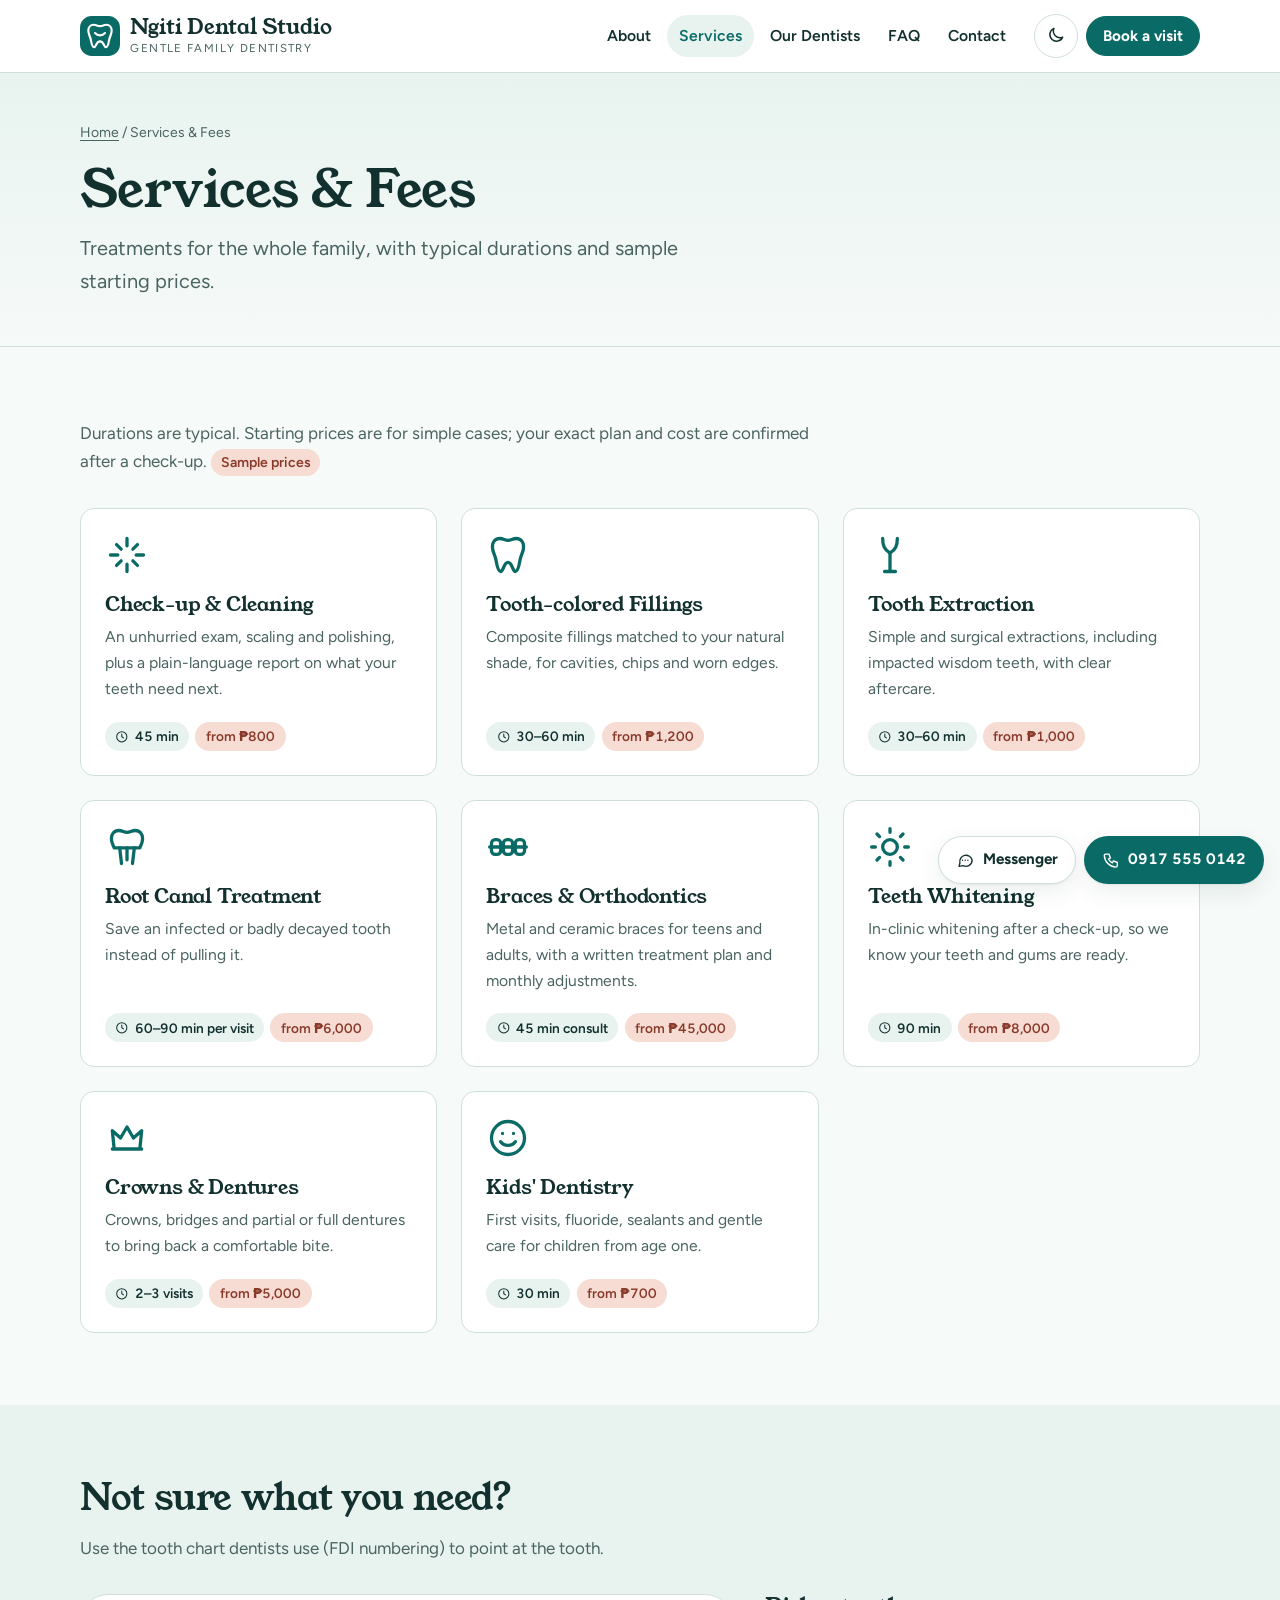
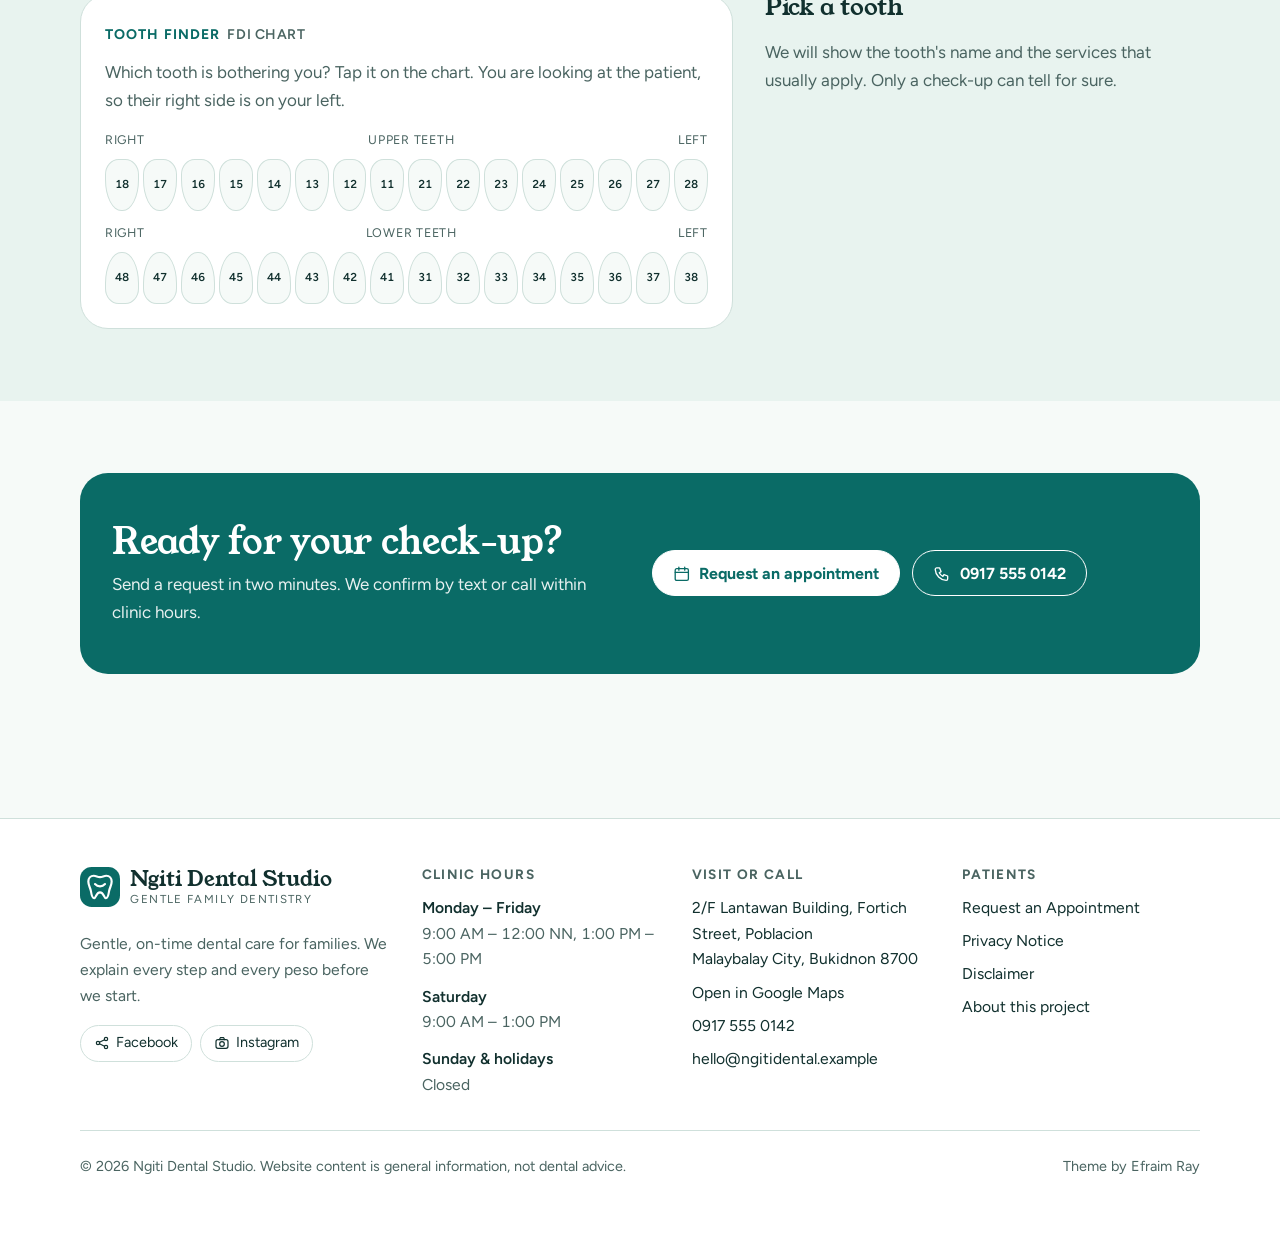
<file: demo/services.html>
<!doctype html>
<html lang="en-US">
<head>
<meta charset="UTF-8">
<meta name="viewport" content="width=device-width, initial-scale=1, viewport-fit=cover">
<meta name="theme-color" content="#0a6b66">
<title>Services &#038; Fees &#8211; Ngiti Dental Studio</title>
<meta name='robots' content='max-image-preview:large' />
<script>try{var t=localStorage.getItem('ngiti-theme');if(t==='dark'||t==='light'){document.documentElement.setAttribute('data-theme',t);}}catch(e){}</script>
<link rel="preload" href="assets/fonts/figtree-latin-400-normal.woff2" as="font" type="font/woff2" crossorigin>
<link rel="preload" href="assets/fonts/young-serif-latin-400-normal.woff2" as="font" type="font/woff2" crossorigin>
<link rel="icon" href="assets/img/favicon.svg" type="image/svg+xml">
<meta name="description" content="Treatments for the whole family, with typical durations and sample starting prices.">
<meta property="og:type" content="article">
<meta property="og:title" content="Services &#038; Fees &#8211; Ngiti Dental Studio">
<meta property="og:description" content="Treatments for the whole family, with typical durations and sample starting prices.">
<meta property="og:url" content="https://efraimray.github.io/ngiti-dental-theme/demo/services.html">
<meta property="og:site_name" content="Ngiti Dental Studio">
<meta property="og:image" content="https://efraimray.github.io/ngiti-dental-theme/demo/screenshot.png">
<meta name="twitter:card" content="summary_large_image">
<style id='wp-emoji-styles-inline-css'>

	img.wp-smiley, img.emoji {
		display: inline !important;
		border: none !important;
		box-shadow: none !important;
		height: 1em !important;
		width: 1em !important;
		margin: 0 0.07em !important;
		vertical-align: -0.1em !important;
		background: none !important;
		padding: 0 !important;
	}
</style>
<style id='global-styles-inline-css'>
body{--wp--preset--color--black: #000000;--wp--preset--color--cyan-bluish-gray: #abb8c3;--wp--preset--color--white: #ffffff;--wp--preset--color--pale-pink: #f78da7;--wp--preset--color--vivid-red: #cf2e2e;--wp--preset--color--luminous-vivid-orange: #ff6900;--wp--preset--color--luminous-vivid-amber: #fcb900;--wp--preset--color--light-green-cyan: #7bdcb5;--wp--preset--color--vivid-green-cyan: #00d084;--wp--preset--color--pale-cyan-blue: #8ed1fc;--wp--preset--color--vivid-cyan-blue: #0693e3;--wp--preset--color--vivid-purple: #9b51e0;--wp--preset--gradient--vivid-cyan-blue-to-vivid-purple: linear-gradient(135deg,rgba(6,147,227,1) 0%,rgb(155,81,224) 100%);--wp--preset--gradient--light-green-cyan-to-vivid-green-cyan: linear-gradient(135deg,rgb(122,220,180) 0%,rgb(0,208,130) 100%);--wp--preset--gradient--luminous-vivid-amber-to-luminous-vivid-orange: linear-gradient(135deg,rgba(252,185,0,1) 0%,rgba(255,105,0,1) 100%);--wp--preset--gradient--luminous-vivid-orange-to-vivid-red: linear-gradient(135deg,rgba(255,105,0,1) 0%,rgb(207,46,46) 100%);--wp--preset--gradient--very-light-gray-to-cyan-bluish-gray: linear-gradient(135deg,rgb(238,238,238) 0%,rgb(169,184,195) 100%);--wp--preset--gradient--cool-to-warm-spectrum: linear-gradient(135deg,rgb(74,234,220) 0%,rgb(151,120,209) 20%,rgb(207,42,186) 40%,rgb(238,44,130) 60%,rgb(251,105,98) 80%,rgb(254,248,76) 100%);--wp--preset--gradient--blush-light-purple: linear-gradient(135deg,rgb(255,206,236) 0%,rgb(152,150,240) 100%);--wp--preset--gradient--blush-bordeaux: linear-gradient(135deg,rgb(254,205,165) 0%,rgb(254,45,45) 50%,rgb(107,0,62) 100%);--wp--preset--gradient--luminous-dusk: linear-gradient(135deg,rgb(255,203,112) 0%,rgb(199,81,192) 50%,rgb(65,88,208) 100%);--wp--preset--gradient--pale-ocean: linear-gradient(135deg,rgb(255,245,203) 0%,rgb(182,227,212) 50%,rgb(51,167,181) 100%);--wp--preset--gradient--electric-grass: linear-gradient(135deg,rgb(202,248,128) 0%,rgb(113,206,126) 100%);--wp--preset--gradient--midnight: linear-gradient(135deg,rgb(2,3,129) 0%,rgb(40,116,252) 100%);--wp--preset--font-size--small: 13px;--wp--preset--font-size--medium: 20px;--wp--preset--font-size--large: 36px;--wp--preset--font-size--x-large: 42px;--wp--preset--spacing--20: 0.44rem;--wp--preset--spacing--30: 0.67rem;--wp--preset--spacing--40: 1rem;--wp--preset--spacing--50: 1.5rem;--wp--preset--spacing--60: 2.25rem;--wp--preset--spacing--70: 3.38rem;--wp--preset--spacing--80: 5.06rem;--wp--preset--shadow--natural: 6px 6px 9px rgba(0, 0, 0, 0.2);--wp--preset--shadow--deep: 12px 12px 50px rgba(0, 0, 0, 0.4);--wp--preset--shadow--sharp: 6px 6px 0px rgba(0, 0, 0, 0.2);--wp--preset--shadow--outlined: 6px 6px 0px -3px rgba(255, 255, 255, 1), 6px 6px rgba(0, 0, 0, 1);--wp--preset--shadow--crisp: 6px 6px 0px rgba(0, 0, 0, 1);}:where(.is-layout-flex){gap: 0.5em;}:where(.is-layout-grid){gap: 0.5em;}body .is-layout-flex{display: flex;}body .is-layout-flex{flex-wrap: wrap;align-items: center;}body .is-layout-flex > *{margin: 0;}body .is-layout-grid{display: grid;}body .is-layout-grid > *{margin: 0;}:where(.wp-block-columns.is-layout-flex){gap: 2em;}:where(.wp-block-columns.is-layout-grid){gap: 2em;}:where(.wp-block-post-template.is-layout-flex){gap: 1.25em;}:where(.wp-block-post-template.is-layout-grid){gap: 1.25em;}.has-black-color{color: var(--wp--preset--color--black) !important;}.has-cyan-bluish-gray-color{color: var(--wp--preset--color--cyan-bluish-gray) !important;}.has-white-color{color: var(--wp--preset--color--white) !important;}.has-pale-pink-color{color: var(--wp--preset--color--pale-pink) !important;}.has-vivid-red-color{color: var(--wp--preset--color--vivid-red) !important;}.has-luminous-vivid-orange-color{color: var(--wp--preset--color--luminous-vivid-orange) !important;}.has-luminous-vivid-amber-color{color: var(--wp--preset--color--luminous-vivid-amber) !important;}.has-light-green-cyan-color{color: var(--wp--preset--color--light-green-cyan) !important;}.has-vivid-green-cyan-color{color: var(--wp--preset--color--vivid-green-cyan) !important;}.has-pale-cyan-blue-color{color: var(--wp--preset--color--pale-cyan-blue) !important;}.has-vivid-cyan-blue-color{color: var(--wp--preset--color--vivid-cyan-blue) !important;}.has-vivid-purple-color{color: var(--wp--preset--color--vivid-purple) !important;}.has-black-background-color{background-color: var(--wp--preset--color--black) !important;}.has-cyan-bluish-gray-background-color{background-color: var(--wp--preset--color--cyan-bluish-gray) !important;}.has-white-background-color{background-color: var(--wp--preset--color--white) !important;}.has-pale-pink-background-color{background-color: var(--wp--preset--color--pale-pink) !important;}.has-vivid-red-background-color{background-color: var(--wp--preset--color--vivid-red) !important;}.has-luminous-vivid-orange-background-color{background-color: var(--wp--preset--color--luminous-vivid-orange) !important;}.has-luminous-vivid-amber-background-color{background-color: var(--wp--preset--color--luminous-vivid-amber) !important;}.has-light-green-cyan-background-color{background-color: var(--wp--preset--color--light-green-cyan) !important;}.has-vivid-green-cyan-background-color{background-color: var(--wp--preset--color--vivid-green-cyan) !important;}.has-pale-cyan-blue-background-color{background-color: var(--wp--preset--color--pale-cyan-blue) !important;}.has-vivid-cyan-blue-background-color{background-color: var(--wp--preset--color--vivid-cyan-blue) !important;}.has-vivid-purple-background-color{background-color: var(--wp--preset--color--vivid-purple) !important;}.has-black-border-color{border-color: var(--wp--preset--color--black) !important;}.has-cyan-bluish-gray-border-color{border-color: var(--wp--preset--color--cyan-bluish-gray) !important;}.has-white-border-color{border-color: var(--wp--preset--color--white) !important;}.has-pale-pink-border-color{border-color: var(--wp--preset--color--pale-pink) !important;}.has-vivid-red-border-color{border-color: var(--wp--preset--color--vivid-red) !important;}.has-luminous-vivid-orange-border-color{border-color: var(--wp--preset--color--luminous-vivid-orange) !important;}.has-luminous-vivid-amber-border-color{border-color: var(--wp--preset--color--luminous-vivid-amber) !important;}.has-light-green-cyan-border-color{border-color: var(--wp--preset--color--light-green-cyan) !important;}.has-vivid-green-cyan-border-color{border-color: var(--wp--preset--color--vivid-green-cyan) !important;}.has-pale-cyan-blue-border-color{border-color: var(--wp--preset--color--pale-cyan-blue) !important;}.has-vivid-cyan-blue-border-color{border-color: var(--wp--preset--color--vivid-cyan-blue) !important;}.has-vivid-purple-border-color{border-color: var(--wp--preset--color--vivid-purple) !important;}.has-vivid-cyan-blue-to-vivid-purple-gradient-background{background: var(--wp--preset--gradient--vivid-cyan-blue-to-vivid-purple) !important;}.has-light-green-cyan-to-vivid-green-cyan-gradient-background{background: var(--wp--preset--gradient--light-green-cyan-to-vivid-green-cyan) !important;}.has-luminous-vivid-amber-to-luminous-vivid-orange-gradient-background{background: var(--wp--preset--gradient--luminous-vivid-amber-to-luminous-vivid-orange) !important;}.has-luminous-vivid-orange-to-vivid-red-gradient-background{background: var(--wp--preset--gradient--luminous-vivid-orange-to-vivid-red) !important;}.has-very-light-gray-to-cyan-bluish-gray-gradient-background{background: var(--wp--preset--gradient--very-light-gray-to-cyan-bluish-gray) !important;}.has-cool-to-warm-spectrum-gradient-background{background: var(--wp--preset--gradient--cool-to-warm-spectrum) !important;}.has-blush-light-purple-gradient-background{background: var(--wp--preset--gradient--blush-light-purple) !important;}.has-blush-bordeaux-gradient-background{background: var(--wp--preset--gradient--blush-bordeaux) !important;}.has-luminous-dusk-gradient-background{background: var(--wp--preset--gradient--luminous-dusk) !important;}.has-pale-ocean-gradient-background{background: var(--wp--preset--gradient--pale-ocean) !important;}.has-electric-grass-gradient-background{background: var(--wp--preset--gradient--electric-grass) !important;}.has-midnight-gradient-background{background: var(--wp--preset--gradient--midnight) !important;}.has-small-font-size{font-size: var(--wp--preset--font-size--small) !important;}.has-medium-font-size{font-size: var(--wp--preset--font-size--medium) !important;}.has-large-font-size{font-size: var(--wp--preset--font-size--large) !important;}.has-x-large-font-size{font-size: var(--wp--preset--font-size--x-large) !important;}
.wp-block-navigation a:where(:not(.wp-element-button)){color: inherit;}
:where(.wp-block-post-template.is-layout-flex){gap: 1.25em;}:where(.wp-block-post-template.is-layout-grid){gap: 1.25em;}
:where(.wp-block-columns.is-layout-flex){gap: 2em;}:where(.wp-block-columns.is-layout-grid){gap: 2em;}
.wp-block-pullquote{font-size: 1.5em;line-height: 1.6;}
</style>
<link rel='stylesheet' id='ngiti-fonts-css' href='assets/css/fonts.css' media='all' />
<link rel='stylesheet' id='ngiti-main-css' href='assets/css/main.css' media='all' />
<link rel="canonical" href="https://efraimray.github.io/ngiti-dental-theme/demo/services.html" />
</head>
<body class="page-template page-template-page-templates page-template-template-services page-template-page-templatestemplate-services-php page page-id-6 wp-embed-responsive has-page-template">
<a class="skip-link" href="#main">Skip to content</a>
<header class="site-header" role="banner">
	<div class="wrap">
		<a class="brand" href="index.html" rel="home"><svg class="brand-mark" viewBox="0 0 48 48" aria-hidden="true" focusable="false"><rect width="48" height="48" rx="14" fill="var(--brand)"/><path d="M16.5 10.5c-4 0-6.5 3-6.5 7 0 4.6 2.3 6.9 3.1 11.5.6 3.8 1.5 8.5 3.8 8.5 2.4 0 2.4-7 7.1-7s4.7 7 7.1 7c2.3 0 3.2-4.7 3.8-8.5.8-4.6 3.1-6.9 3.1-11.5 0-4-2.5-7-6.5-7-3.1 0-4.3 1.6-7.5 1.6s-4.4-1.6-7.5-1.6z" fill="none" stroke="var(--on-brand)" stroke-width="2.6" stroke-linejoin="round"/><path d="M18 20.5c3.3 3.6 8.7 3.6 12 0" fill="none" stroke="var(--on-brand)" stroke-width="2.6" stroke-linecap="round"/></svg><span class="brand-name">Ngiti Dental Studio<small>Gentle family dentistry</small></span></a>		<nav class="primary-nav" id="primary-nav" aria-label="Main menu">
			<ul id="primary-menu" class="menu"><li id="menu-item-25" class="menu-item menu-item-type-post_type menu-item-object-page menu-item-25"><a href="about.html">About</a></li>
<li id="menu-item-26" class="menu-item menu-item-type-post_type menu-item-object-page current-menu-item page_item page-item-6 current_page_item menu-item-26"><a href="services.html" aria-current="page">Services</a></li>
<li id="menu-item-27" class="menu-item menu-item-type-post_type menu-item-object-page menu-item-27"><a href="team.html">Our Dentists</a></li>
<li id="menu-item-28" class="menu-item menu-item-type-post_type menu-item-object-page menu-item-28"><a href="faq.html">FAQ</a></li>
<li id="menu-item-29" class="menu-item menu-item-type-post_type menu-item-object-page menu-item-29"><a href="contact.html">Contact</a></li>
</ul>			<a class="btn btn--primary nav-book" href="appointment.html">Book a visit</a>
		</nav>
		<div class="header-actions">
			<button class="icon-btn theme-toggle" type="button" data-ngiti-theme-toggle aria-label="Switch light or dark mode">
				<span class="icon-moon"><svg viewBox="0 0 24 24" fill="none" stroke="currentColor" stroke-width="1.8" stroke-linecap="round" stroke-linejoin="round" aria-hidden="true" focusable="false"><path d="M20 14.5A8 8 0 0 1 9.5 4a8 8 0 1 0 10.5 10.5z"/></svg></span>
				<span class="icon-sun"><svg viewBox="0 0 24 24" fill="none" stroke="currentColor" stroke-width="1.8" stroke-linecap="round" stroke-linejoin="round" aria-hidden="true" focusable="false"><circle cx="12" cy="12" r="4"/><path d="M12 2v2M12 20v2M4.9 4.9l1.4 1.4M17.7 17.7l1.4 1.4M2 12h2M20 12h2M4.9 19.1l1.4-1.4M17.7 6.3l1.4-1.4"/></svg></span>
			</button>
			<a class="btn btn--primary btn--small header-book" href="appointment.html">Book a visit</a>
			<button class="icon-btn menu-toggle" type="button" aria-controls="primary-nav" aria-expanded="false" data-ngiti-menu-toggle>
				<span class="screen-reader-text">Menu</span>
				<svg viewBox="0 0 24 24" fill="none" stroke="currentColor" stroke-width="1.8" stroke-linecap="round" stroke-linejoin="round" aria-hidden="true" focusable="false"><path d="M4 7h16M4 12h16M4 17h16"/></svg>			</button>
		</div>
	</div>
</header>
<main id="main" tabindex="-1">
<header class="page-hero"><div class="wrap"><nav class="breadcrumbs" aria-label="Breadcrumb"><a href="index.html">Home</a> / <span aria-current="page">Services &#038; Fees</span></nav><h1>Services &#038; Fees</h1><p class="lead">Treatments for the whole family, with typical durations and sample starting prices.</p></div></header>	<section class="section">
		<div class="wrap">
			<div class="section-head">
				<p class="muted">Durations are typical. Starting prices are for simple cases; your exact plan and cost are confirmed after a check-up. <span class="sample-note">Sample prices</span></p>
			</div>
			<div class="grid grid--3">
				<article class="card service-card"><span class="tooth-icon"><svg viewBox="0 0 24 24" fill="none" stroke="currentColor" stroke-width="1.8" stroke-linecap="round" stroke-linejoin="round" aria-hidden="true" focusable="false"><path d="M12 3v4M12 17v4M3 12h4M17 12h4M6.3 6.3l2.5 2.5M15.2 15.2l2.5 2.5M6.3 17.7l2.5-2.5M15.2 8.8l2.5-2.5"/></svg></span><h3>Check-up &amp; Cleaning</h3><p>An unhurried exam, scaling and polishing, plus a plain-language report on what your teeth need next.</p><div class="service-meta"><span class="chip"><svg viewBox="0 0 24 24" fill="none" stroke="currentColor" stroke-width="1.8" stroke-linecap="round" stroke-linejoin="round" aria-hidden="true" focusable="false"><circle cx="12" cy="12" r="9"/><path d="M12 7v5l3 2"/></svg>45 min</span><span class="chip chip--price">from ₱800</span></div></article><article class="card service-card"><span class="tooth-icon"><svg viewBox="0 0 24 24" fill="none" stroke="currentColor" stroke-width="1.8" stroke-linecap="round" stroke-linejoin="round" aria-hidden="true" focusable="false"><path d="M7.5 3C5 3 3.5 5 3.5 7.5c0 3 1.5 4.5 2 7.5.4 2.5 1 6 2.5 6 1.6 0 1.6-5 4-5s2.4 5 4 5c1.5 0 2.1-3.5 2.5-6 .5-3 2-4.5 2-7.5C20.5 5 19 3 16.5 3c-2 0-2.8 1-4.5 1S9.5 3 7.5 3z"/></svg></span><h3>Tooth-colored Fillings</h3><p>Composite fillings matched to your natural shade, for cavities, chips and worn edges.</p><div class="service-meta"><span class="chip"><svg viewBox="0 0 24 24" fill="none" stroke="currentColor" stroke-width="1.8" stroke-linecap="round" stroke-linejoin="round" aria-hidden="true" focusable="false"><circle cx="12" cy="12" r="9"/><path d="M12 7v5l3 2"/></svg>30–60 min</span><span class="chip chip--price">from ₱1,200</span></div></article><article class="card service-card"><span class="tooth-icon"><svg viewBox="0 0 24 24" fill="none" stroke="currentColor" stroke-width="1.8" stroke-linecap="round" stroke-linejoin="round" aria-hidden="true" focusable="false"><path d="M8 3c0 4 1 6 4 8 3-2 4-4 4-8"/><path d="M12 11v10M9 21h6"/></svg></span><h3>Tooth Extraction</h3><p>Simple and surgical extractions, including impacted wisdom teeth, with clear aftercare.</p><div class="service-meta"><span class="chip"><svg viewBox="0 0 24 24" fill="none" stroke="currentColor" stroke-width="1.8" stroke-linecap="round" stroke-linejoin="round" aria-hidden="true" focusable="false"><circle cx="12" cy="12" r="9"/><path d="M12 7v5l3 2"/></svg>30–60 min</span><span class="chip chip--price">from ₱1,000</span></div></article><article class="card service-card"><span class="tooth-icon"><svg viewBox="0 0 24 24" fill="none" stroke="currentColor" stroke-width="1.8" stroke-linecap="round" stroke-linejoin="round" aria-hidden="true" focusable="false"><path d="M7.5 3C5 3 3.5 5 3.5 7.5c0 2.5 1 3.5 1.5 5h14c.5-1.5 1.5-2.5 1.5-5C20.5 5 19 3 16.5 3c-2 0-2.8 1-4.5 1S9.5 3 7.5 3z"/><path d="M8 12.5 9 21M16 12.5 15 21M12 12.5V19"/></svg></span><h3>Root Canal Treatment</h3><p>Save an infected or badly decayed tooth instead of pulling it.</p><div class="service-meta"><span class="chip"><svg viewBox="0 0 24 24" fill="none" stroke="currentColor" stroke-width="1.8" stroke-linecap="round" stroke-linejoin="round" aria-hidden="true" focusable="false"><circle cx="12" cy="12" r="9"/><path d="M12 7v5l3 2"/></svg>60–90 min per visit</span><span class="chip chip--price">from ₱6,000</span></div></article><article class="card service-card"><span class="tooth-icon"><svg viewBox="0 0 24 24" fill="none" stroke="currentColor" stroke-width="1.8" stroke-linecap="round" stroke-linejoin="round" aria-hidden="true" focusable="false"><rect x="3" y="8" width="5" height="8" rx="2"/><rect x="9.5" y="8" width="5" height="8" rx="2"/><rect x="16" y="8" width="5" height="8" rx="2"/><path d="M2 12h20"/></svg></span><h3>Braces &amp; Orthodontics</h3><p>Metal and ceramic braces for teens and adults, with a written treatment plan and monthly adjustments.</p><div class="service-meta"><span class="chip"><svg viewBox="0 0 24 24" fill="none" stroke="currentColor" stroke-width="1.8" stroke-linecap="round" stroke-linejoin="round" aria-hidden="true" focusable="false"><circle cx="12" cy="12" r="9"/><path d="M12 7v5l3 2"/></svg>45 min consult</span><span class="chip chip--price">from ₱45,000</span></div></article><article class="card service-card"><span class="tooth-icon"><svg viewBox="0 0 24 24" fill="none" stroke="currentColor" stroke-width="1.8" stroke-linecap="round" stroke-linejoin="round" aria-hidden="true" focusable="false"><circle cx="12" cy="12" r="4"/><path d="M12 2v2M12 20v2M4.9 4.9l1.4 1.4M17.7 17.7l1.4 1.4M2 12h2M20 12h2M4.9 19.1l1.4-1.4M17.7 6.3l1.4-1.4"/></svg></span><h3>Teeth Whitening</h3><p>In-clinic whitening after a check-up, so we know your teeth and gums are ready.</p><div class="service-meta"><span class="chip"><svg viewBox="0 0 24 24" fill="none" stroke="currentColor" stroke-width="1.8" stroke-linecap="round" stroke-linejoin="round" aria-hidden="true" focusable="false"><circle cx="12" cy="12" r="9"/><path d="M12 7v5l3 2"/></svg>90 min</span><span class="chip chip--price">from ₱8,000</span></div></article><article class="card service-card"><span class="tooth-icon"><svg viewBox="0 0 24 24" fill="none" stroke="currentColor" stroke-width="1.8" stroke-linecap="round" stroke-linejoin="round" aria-hidden="true" focusable="false"><path d="M4 18h16M5 18 4 8l4.5 4L12 6l3.5 6L20 8l-1 10"/></svg></span><h3>Crowns &amp; Dentures</h3><p>Crowns, bridges and partial or full dentures to bring back a comfortable bite.</p><div class="service-meta"><span class="chip"><svg viewBox="0 0 24 24" fill="none" stroke="currentColor" stroke-width="1.8" stroke-linecap="round" stroke-linejoin="round" aria-hidden="true" focusable="false"><circle cx="12" cy="12" r="9"/><path d="M12 7v5l3 2"/></svg>2–3 visits</span><span class="chip chip--price">from ₱5,000</span></div></article><article class="card service-card"><span class="tooth-icon"><svg viewBox="0 0 24 24" fill="none" stroke="currentColor" stroke-width="1.8" stroke-linecap="round" stroke-linejoin="round" aria-hidden="true" focusable="false"><circle cx="12" cy="12" r="9"/><path d="M8 14a5 5 0 0 0 8 0M9 9.5h.01M15 9.5h.01"/></svg></span><h3>Kids&#039; Dentistry</h3><p>First visits, fluoride, sealants and gentle care for children from age one.</p><div class="service-meta"><span class="chip"><svg viewBox="0 0 24 24" fill="none" stroke="currentColor" stroke-width="1.8" stroke-linecap="round" stroke-linejoin="round" aria-hidden="true" focusable="false"><circle cx="12" cy="12" r="9"/><path d="M12 7v5l3 2"/></svg>30 min</span><span class="chip chip--price">from ₱700</span></div></article>			</div>
					</div>
	</section>
	<section class="section section--tint" aria-labelledby="finder-title">
		<div class="wrap">
			<div class="section-head">
				<h2 id="finder-title">Not sure what you need?</h2>
				<p class="muted">Use the tooth chart dentists use (FDI numbering) to point at the tooth.</p>
			</div>
			<div class="tooth-finder" data-ngiti-teeth="[{&quot;t&quot;:&quot;Check-up &amp; Cleaning&quot;,&quot;g&quot;:[&quot;all&quot;],&quot;d&quot;:&quot;45 min&quot;,&quot;p&quot;:&quot;from \u20b1800&quot;},{&quot;t&quot;:&quot;Tooth-colored Fillings&quot;,&quot;g&quot;:[&quot;incisor&quot;,&quot;canine&quot;,&quot;premolar&quot;,&quot;molar&quot;],&quot;d&quot;:&quot;30\u201360 min&quot;,&quot;p&quot;:&quot;from \u20b11,200&quot;},{&quot;t&quot;:&quot;Tooth Extraction&quot;,&quot;g&quot;:[&quot;molar&quot;,&quot;wisdom&quot;,&quot;premolar&quot;],&quot;d&quot;:&quot;30\u201360 min&quot;,&quot;p&quot;:&quot;from \u20b11,000&quot;},{&quot;t&quot;:&quot;Root Canal Treatment&quot;,&quot;g&quot;:[&quot;molar&quot;,&quot;premolar&quot;,&quot;canine&quot;,&quot;incisor&quot;],&quot;d&quot;:&quot;60\u201390 min per visit&quot;,&quot;p&quot;:&quot;from \u20b16,000&quot;},{&quot;t&quot;:&quot;Braces &amp; Orthodontics&quot;,&quot;g&quot;:[&quot;incisor&quot;,&quot;canine&quot;,&quot;premolar&quot;],&quot;d&quot;:&quot;45 min consult&quot;,&quot;p&quot;:&quot;from \u20b145,000&quot;},{&quot;t&quot;:&quot;Teeth Whitening&quot;,&quot;g&quot;:[&quot;incisor&quot;,&quot;canine&quot;],&quot;d&quot;:&quot;90 min&quot;,&quot;p&quot;:&quot;from \u20b18,000&quot;},{&quot;t&quot;:&quot;Crowns &amp; Dentures&quot;,&quot;g&quot;:[&quot;molar&quot;,&quot;premolar&quot;,&quot;incisor&quot;,&quot;canine&quot;],&quot;d&quot;:&quot;2\u20133 visits&quot;,&quot;p&quot;:&quot;from \u20b15,000&quot;},{&quot;t&quot;:&quot;Kids&#039; Dentistry&quot;,&quot;g&quot;:[&quot;all&quot;],&quot;d&quot;:&quot;30 min&quot;,&quot;p&quot;:&quot;from \u20b1700&quot;}]">
	<div class="tooth-chart">
		<p class="eyebrow">Tooth finder <span class="fdi">FDI chart</span></p>
		<p class="muted">Which tooth is bothering you? Tap it on the chart. You are looking at the patient, so their right side is on your left.</p>
					<div class="tooth-jaw-label"><span>Right</span><span>Upper teeth</span><span>Left</span></div>
			<div class="tooth-row tooth-row--upper" role="group" aria-label="Upper teeth">
									<button type="button" class="tooth tooth--molar" data-fdi="18" aria-pressed="false">18</button>
									<button type="button" class="tooth tooth--molar" data-fdi="17" aria-pressed="false">17</button>
									<button type="button" class="tooth tooth--molar" data-fdi="16" aria-pressed="false">16</button>
									<button type="button" class="tooth" data-fdi="15" aria-pressed="false">15</button>
									<button type="button" class="tooth" data-fdi="14" aria-pressed="false">14</button>
									<button type="button" class="tooth" data-fdi="13" aria-pressed="false">13</button>
									<button type="button" class="tooth" data-fdi="12" aria-pressed="false">12</button>
									<button type="button" class="tooth" data-fdi="11" aria-pressed="false">11</button>
									<button type="button" class="tooth" data-fdi="21" aria-pressed="false">21</button>
									<button type="button" class="tooth" data-fdi="22" aria-pressed="false">22</button>
									<button type="button" class="tooth" data-fdi="23" aria-pressed="false">23</button>
									<button type="button" class="tooth" data-fdi="24" aria-pressed="false">24</button>
									<button type="button" class="tooth" data-fdi="25" aria-pressed="false">25</button>
									<button type="button" class="tooth tooth--molar" data-fdi="26" aria-pressed="false">26</button>
									<button type="button" class="tooth tooth--molar" data-fdi="27" aria-pressed="false">27</button>
									<button type="button" class="tooth tooth--molar" data-fdi="28" aria-pressed="false">28</button>
							</div>
					<div class="tooth-jaw-label"><span>Right</span><span>Lower teeth</span><span>Left</span></div>
			<div class="tooth-row tooth-row--lower" role="group" aria-label="Lower teeth">
									<button type="button" class="tooth tooth--molar" data-fdi="48" aria-pressed="false">48</button>
									<button type="button" class="tooth tooth--molar" data-fdi="47" aria-pressed="false">47</button>
									<button type="button" class="tooth tooth--molar" data-fdi="46" aria-pressed="false">46</button>
									<button type="button" class="tooth" data-fdi="45" aria-pressed="false">45</button>
									<button type="button" class="tooth" data-fdi="44" aria-pressed="false">44</button>
									<button type="button" class="tooth" data-fdi="43" aria-pressed="false">43</button>
									<button type="button" class="tooth" data-fdi="42" aria-pressed="false">42</button>
									<button type="button" class="tooth" data-fdi="41" aria-pressed="false">41</button>
									<button type="button" class="tooth" data-fdi="31" aria-pressed="false">31</button>
									<button type="button" class="tooth" data-fdi="32" aria-pressed="false">32</button>
									<button type="button" class="tooth" data-fdi="33" aria-pressed="false">33</button>
									<button type="button" class="tooth" data-fdi="34" aria-pressed="false">34</button>
									<button type="button" class="tooth" data-fdi="35" aria-pressed="false">35</button>
									<button type="button" class="tooth tooth--molar" data-fdi="36" aria-pressed="false">36</button>
									<button type="button" class="tooth tooth--molar" data-fdi="37" aria-pressed="false">37</button>
									<button type="button" class="tooth tooth--molar" data-fdi="38" aria-pressed="false">38</button>
							</div>
			</div>
	<div class="tooth-result" aria-live="polite" data-ngiti-tooth-result>
		<h3>Pick a tooth</h3>
		<p class="muted">We will show the tooth&#039;s name and the services that usually apply. Only a check-up can tell for sure.</p>
	</div>
</div>
		</div>
	</section>
	<section class="section" aria-labelledby="cta-title">
	<div class="wrap">
		<div class="cta-band">
			<div>
				<h2 id="cta-title">Ready for your check-up?</h2>
				<p>Send a request in two minutes. We confirm by text or call within clinic hours.</p>
			</div>
			<div class="btn-row">
				<a class="btn btn--primary" href="appointment.html"><svg viewBox="0 0 24 24" fill="none" stroke="currentColor" stroke-width="1.8" stroke-linecap="round" stroke-linejoin="round" aria-hidden="true" focusable="false"><rect x="3" y="5" width="18" height="16" rx="2"/><path d="M16 3v4M8 3v4M3 10h18"/></svg>Request an appointment</a>
				<a class="btn btn--ghost" href="tel:+639175550142"><svg viewBox="0 0 24 24" fill="none" stroke="currentColor" stroke-width="1.8" stroke-linecap="round" stroke-linejoin="round" aria-hidden="true" focusable="false"><path d="M5 4h4l2 5-2.5 1.5a11 11 0 0 0 5 5L15 13l5 2v4a2 2 0 0 1-2 2A16 16 0 0 1 3 6a2 2 0 0 1 2-2"/></svg>0917 555 0142</a>
			</div>
		</div>
	</div>
</section>
</main>
<footer class="site-footer" role="contentinfo">
	<div class="wrap">
		<div class="footer-grid">
			<div>
				<a class="brand" href="index.html" rel="home"><svg class="brand-mark" viewBox="0 0 48 48" aria-hidden="true" focusable="false"><rect width="48" height="48" rx="14" fill="var(--brand)"/><path d="M16.5 10.5c-4 0-6.5 3-6.5 7 0 4.6 2.3 6.9 3.1 11.5.6 3.8 1.5 8.5 3.8 8.5 2.4 0 2.4-7 7.1-7s4.7 7 7.1 7c2.3 0 3.2-4.7 3.8-8.5.8-4.6 3.1-6.9 3.1-11.5 0-4-2.5-7-6.5-7-3.1 0-4.3 1.6-7.5 1.6s-4.4-1.6-7.5-1.6z" fill="none" stroke="var(--on-brand)" stroke-width="2.6" stroke-linejoin="round"/><path d="M18 20.5c3.3 3.6 8.7 3.6 12 0" fill="none" stroke="var(--on-brand)" stroke-width="2.6" stroke-linecap="round"/></svg><span class="brand-name">Ngiti Dental Studio<small>Gentle family dentistry</small></span></a>				<p class="muted" style="margin-top:1rem">Gentle, on-time dental care for families. We explain every step and every peso before we start.</p>
				<div class="social-links">
					<a href="#"><svg viewBox="0 0 24 24" fill="none" stroke="currentColor" stroke-width="1.8" stroke-linecap="round" stroke-linejoin="round" aria-hidden="true" focusable="false"><circle cx="6" cy="12" r="2.5"/><circle cx="18" cy="6" r="2.5"/><circle cx="18" cy="18" r="2.5"/><path d="m8.2 10.8 7.6-3.6M8.2 13.2l7.6 3.6"/></svg>Facebook</a>
					<a href="#"><svg viewBox="0 0 24 24" fill="none" stroke="currentColor" stroke-width="1.8" stroke-linecap="round" stroke-linejoin="round" aria-hidden="true" focusable="false"><rect x="3" y="7" width="18" height="13" rx="3"/><circle cx="12" cy="13.5" r="3.5"/><path d="M8 7l1.5-3h5L16 7"/></svg>Instagram</a>
				</div>
			</div>
			<div>
				<h2>Clinic hours</h2>
				<ul class="footer-hours">
											<li><b>Monday – Friday</b><span class="muted">9:00 AM – 12:00 NN, 1:00 PM – 5:00 PM</span></li>
											<li><b>Saturday</b><span class="muted">9:00 AM – 1:00 PM</span></li>
											<li><b>Sunday &amp; holidays</b><span class="muted">Closed</span></li>
									</ul>
			</div>
			<div>
				<h2>Visit or call</h2>
				<ul>
					<li>2/F Lantawan Building, Fortich Street, Poblacion<br>Malaybalay City, Bukidnon 8700</li>
					<li><a href="https://www.google.com/maps/search/?api=1&#038;query=Fortich+Street+Malaybalay+City+Bukidnon" target="_blank" rel="noopener">Open in Google Maps</a></li>
					<li><a href="tel:+639175550142">0917 555 0142</a></li>
					<li><a href="mailto:hell&#111;&#064;ngi&#116;&#105;d&#101;&#110;&#116;a&#108;&#046;e&#120;&#097;m&#112;&#108;e">hello&#064;&#110;&#103;&#105;&#116;i&#100;&#101;&#110;t&#097;l.&#101;&#120;am&#112;l&#101;</a></li>
				</ul>
			</div>
			<div>
				<h2>Patients</h2>
				<ul id="menu-footer-ngiti" class="menu"><li id="menu-item-30" class="menu-item menu-item-type-post_type menu-item-object-page menu-item-30"><a href="appointment.html">Request an Appointment</a></li>
<li id="menu-item-31" class="menu-item menu-item-type-post_type menu-item-object-page menu-item-31"><a href="privacy-notice.html">Privacy Notice</a></li>
<li id="menu-item-32" class="menu-item menu-item-type-post_type menu-item-object-page menu-item-32"><a href="disclaimer.html">Disclaimer</a></li>
<li id="menu-item-34" class="menu-item menu-item-type-post_type menu-item-object-page menu-item-34"><a href="about-this-project.html">About this project</a></li>
</ul>			</div>
		</div>
		<div class="footer-bottom">
			<span>&copy; 2026 Ngiti Dental Studio. Website content is general information, not dental advice.</span>
			<span>Theme by <a href="https://www.efraimray.com/">Efraim Ray</a></span>
		</div>
	</div>
</footer>
<div class="quick-contact" aria-label="Quick contact" role="region">
	<a class="qc-chat" href="https://m.me/your-clinic-page" target="_blank" rel="noopener"><svg viewBox="0 0 24 24" fill="none" stroke="currentColor" stroke-width="1.8" stroke-linecap="round" stroke-linejoin="round" aria-hidden="true" focusable="false"><path d="M21 12a8 8 0 0 1-11.6 7.1L4 20l1.1-4.6A8 8 0 1 1 21 12z"/><path d="M8.5 12h.01M12 12h.01M15.5 12h.01"/></svg>Messenger</a>
	<a class="qc-call" href="tel:+639175550142"><svg viewBox="0 0 24 24" fill="none" stroke="currentColor" stroke-width="1.8" stroke-linecap="round" stroke-linejoin="round" aria-hidden="true" focusable="false"><path d="M5 4h4l2 5-2.5 1.5a11 11 0 0 0 5 5L15 13l5 2v4a2 2 0 0 1-2 2A16 16 0 0 1 3 6a2 2 0 0 1 2-2"/></svg>0917 555 0142</a>
</div>
<script id="ngiti-theme-js-extra">
var ngitiTheme = {"demo":true,"i18n":{"open":"Open now","soon":"Closing soon","closed":"Closed","closesAt":"Closes at %s","opensAt":"Opens at %s","opensTomorrow":"Opens tomorrow at %s","opensDay":"Opens %1$s at %2$s","required":"This field is required.","mobile":"Enter a PH mobile number, e.g. 0917 555 0142.","email":"Enter a valid email address.","date":"Choose a date from tomorrow onwards.","sunday":"The clinic is closed on Sundays. Please choose another day.","consent":"Please agree to the privacy notice so we can contact you.","fix":"Please fix the highlighted fields."}};
</script>
<script src="assets/js/theme.js" id="ngiti-theme-js" defer data-wp-strategy="defer"></script>
</body>
</html>
</file>
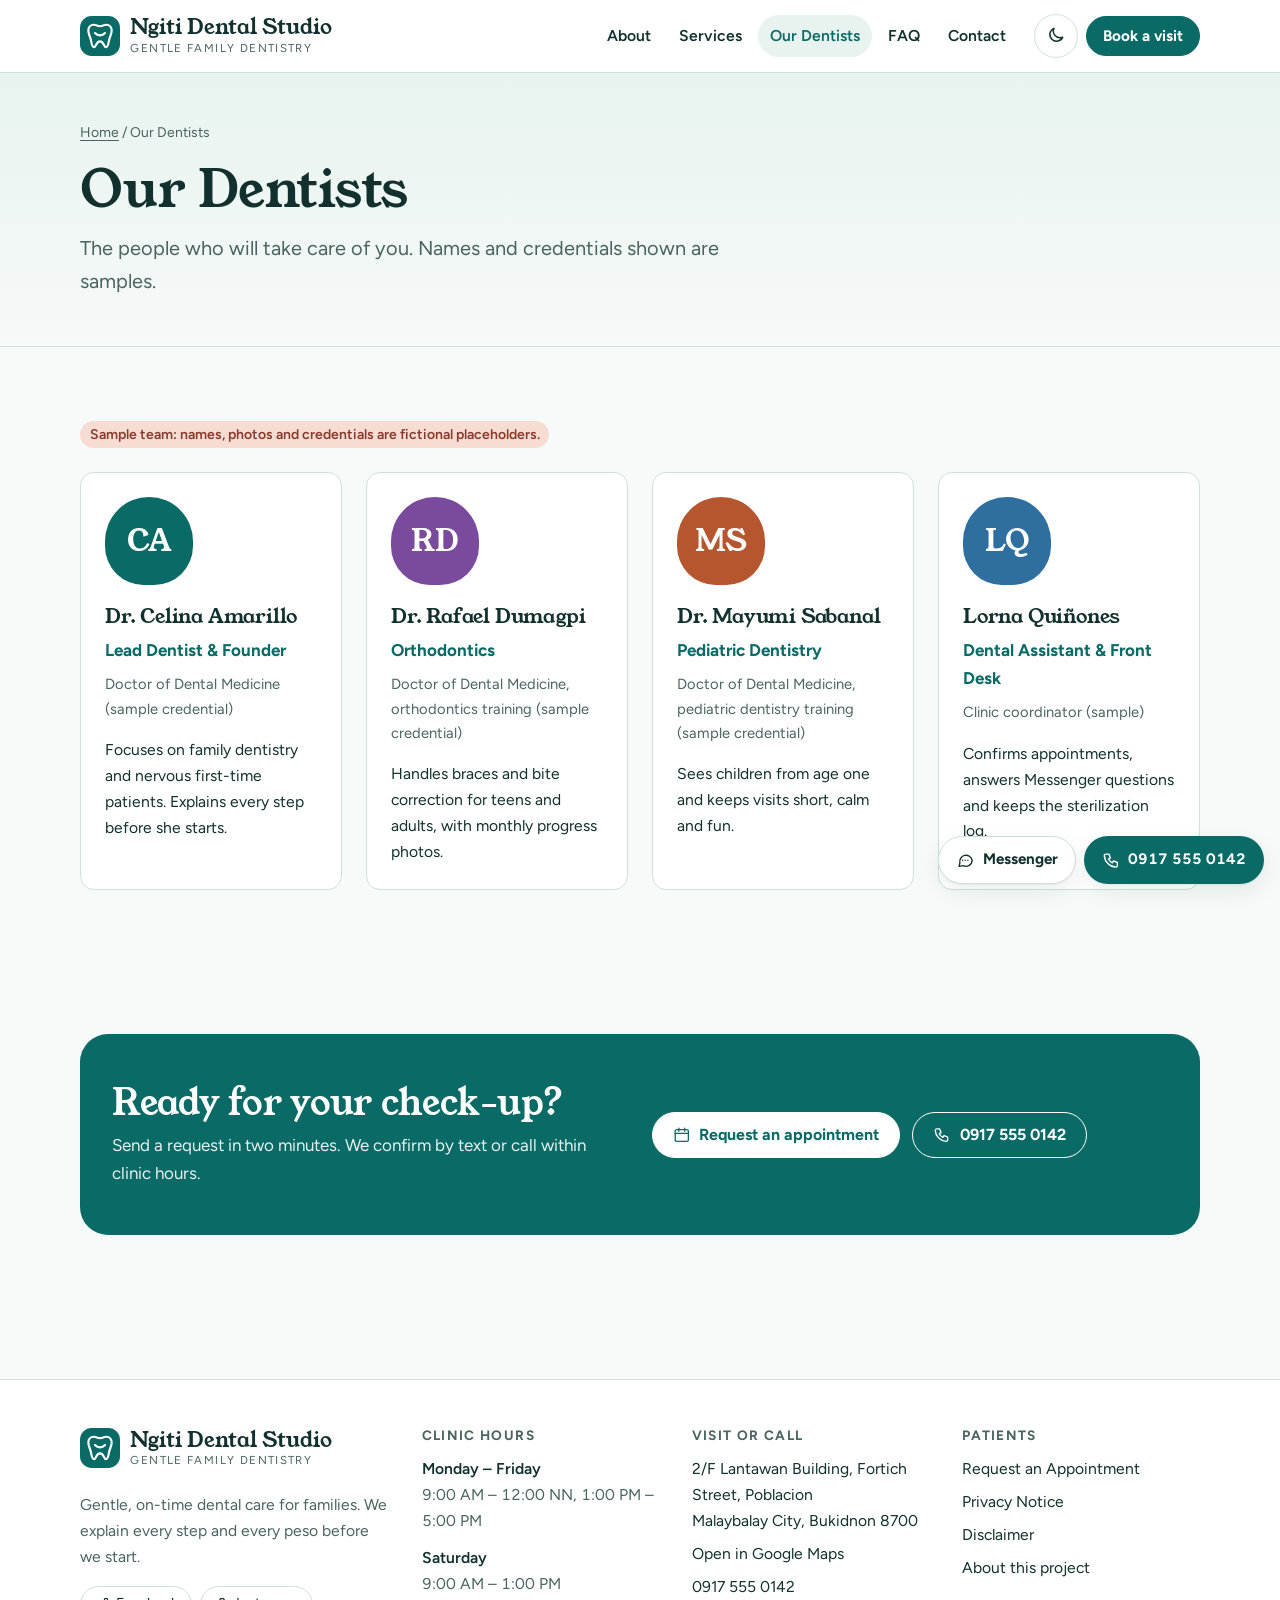
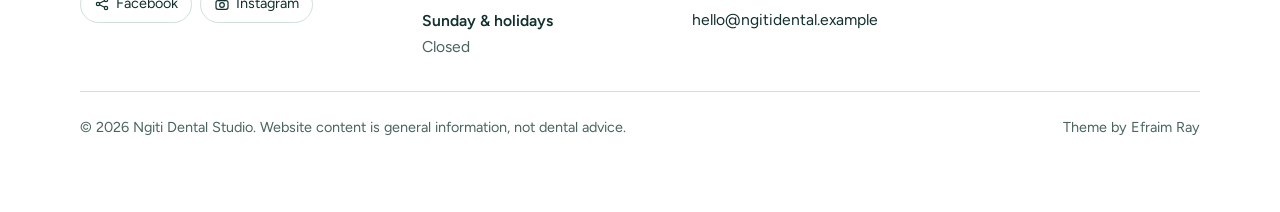
<file: demo/team.html>
<!doctype html>
<html lang="en-US">
<head>
<meta charset="UTF-8">
<meta name="viewport" content="width=device-width, initial-scale=1, viewport-fit=cover">
<meta name="theme-color" content="#0a6b66">
<title>Our Dentists &#8211; Ngiti Dental Studio</title>
<meta name='robots' content='max-image-preview:large' />
<script>try{var t=localStorage.getItem('ngiti-theme');if(t==='dark'||t==='light'){document.documentElement.setAttribute('data-theme',t);}}catch(e){}</script>
<link rel="preload" href="assets/fonts/figtree-latin-400-normal.woff2" as="font" type="font/woff2" crossorigin>
<link rel="preload" href="assets/fonts/young-serif-latin-400-normal.woff2" as="font" type="font/woff2" crossorigin>
<link rel="icon" href="assets/img/favicon.svg" type="image/svg+xml">
<meta name="description" content="The people who will take care of you. Names and credentials shown are samples.">
<meta property="og:type" content="article">
<meta property="og:title" content="Our Dentists &#8211; Ngiti Dental Studio">
<meta property="og:description" content="The people who will take care of you. Names and credentials shown are samples.">
<meta property="og:url" content="https://efraimray.github.io/ngiti-dental-theme/demo/team.html">
<meta property="og:site_name" content="Ngiti Dental Studio">
<meta property="og:image" content="https://efraimray.github.io/ngiti-dental-theme/demo/screenshot.png">
<meta name="twitter:card" content="summary_large_image">
<style id='wp-emoji-styles-inline-css'>

	img.wp-smiley, img.emoji {
		display: inline !important;
		border: none !important;
		box-shadow: none !important;
		height: 1em !important;
		width: 1em !important;
		margin: 0 0.07em !important;
		vertical-align: -0.1em !important;
		background: none !important;
		padding: 0 !important;
	}
</style>
<style id='global-styles-inline-css'>
body{--wp--preset--color--black: #000000;--wp--preset--color--cyan-bluish-gray: #abb8c3;--wp--preset--color--white: #ffffff;--wp--preset--color--pale-pink: #f78da7;--wp--preset--color--vivid-red: #cf2e2e;--wp--preset--color--luminous-vivid-orange: #ff6900;--wp--preset--color--luminous-vivid-amber: #fcb900;--wp--preset--color--light-green-cyan: #7bdcb5;--wp--preset--color--vivid-green-cyan: #00d084;--wp--preset--color--pale-cyan-blue: #8ed1fc;--wp--preset--color--vivid-cyan-blue: #0693e3;--wp--preset--color--vivid-purple: #9b51e0;--wp--preset--gradient--vivid-cyan-blue-to-vivid-purple: linear-gradient(135deg,rgba(6,147,227,1) 0%,rgb(155,81,224) 100%);--wp--preset--gradient--light-green-cyan-to-vivid-green-cyan: linear-gradient(135deg,rgb(122,220,180) 0%,rgb(0,208,130) 100%);--wp--preset--gradient--luminous-vivid-amber-to-luminous-vivid-orange: linear-gradient(135deg,rgba(252,185,0,1) 0%,rgba(255,105,0,1) 100%);--wp--preset--gradient--luminous-vivid-orange-to-vivid-red: linear-gradient(135deg,rgba(255,105,0,1) 0%,rgb(207,46,46) 100%);--wp--preset--gradient--very-light-gray-to-cyan-bluish-gray: linear-gradient(135deg,rgb(238,238,238) 0%,rgb(169,184,195) 100%);--wp--preset--gradient--cool-to-warm-spectrum: linear-gradient(135deg,rgb(74,234,220) 0%,rgb(151,120,209) 20%,rgb(207,42,186) 40%,rgb(238,44,130) 60%,rgb(251,105,98) 80%,rgb(254,248,76) 100%);--wp--preset--gradient--blush-light-purple: linear-gradient(135deg,rgb(255,206,236) 0%,rgb(152,150,240) 100%);--wp--preset--gradient--blush-bordeaux: linear-gradient(135deg,rgb(254,205,165) 0%,rgb(254,45,45) 50%,rgb(107,0,62) 100%);--wp--preset--gradient--luminous-dusk: linear-gradient(135deg,rgb(255,203,112) 0%,rgb(199,81,192) 50%,rgb(65,88,208) 100%);--wp--preset--gradient--pale-ocean: linear-gradient(135deg,rgb(255,245,203) 0%,rgb(182,227,212) 50%,rgb(51,167,181) 100%);--wp--preset--gradient--electric-grass: linear-gradient(135deg,rgb(202,248,128) 0%,rgb(113,206,126) 100%);--wp--preset--gradient--midnight: linear-gradient(135deg,rgb(2,3,129) 0%,rgb(40,116,252) 100%);--wp--preset--font-size--small: 13px;--wp--preset--font-size--medium: 20px;--wp--preset--font-size--large: 36px;--wp--preset--font-size--x-large: 42px;--wp--preset--spacing--20: 0.44rem;--wp--preset--spacing--30: 0.67rem;--wp--preset--spacing--40: 1rem;--wp--preset--spacing--50: 1.5rem;--wp--preset--spacing--60: 2.25rem;--wp--preset--spacing--70: 3.38rem;--wp--preset--spacing--80: 5.06rem;--wp--preset--shadow--natural: 6px 6px 9px rgba(0, 0, 0, 0.2);--wp--preset--shadow--deep: 12px 12px 50px rgba(0, 0, 0, 0.4);--wp--preset--shadow--sharp: 6px 6px 0px rgba(0, 0, 0, 0.2);--wp--preset--shadow--outlined: 6px 6px 0px -3px rgba(255, 255, 255, 1), 6px 6px rgba(0, 0, 0, 1);--wp--preset--shadow--crisp: 6px 6px 0px rgba(0, 0, 0, 1);}:where(.is-layout-flex){gap: 0.5em;}:where(.is-layout-grid){gap: 0.5em;}body .is-layout-flex{display: flex;}body .is-layout-flex{flex-wrap: wrap;align-items: center;}body .is-layout-flex > *{margin: 0;}body .is-layout-grid{display: grid;}body .is-layout-grid > *{margin: 0;}:where(.wp-block-columns.is-layout-flex){gap: 2em;}:where(.wp-block-columns.is-layout-grid){gap: 2em;}:where(.wp-block-post-template.is-layout-flex){gap: 1.25em;}:where(.wp-block-post-template.is-layout-grid){gap: 1.25em;}.has-black-color{color: var(--wp--preset--color--black) !important;}.has-cyan-bluish-gray-color{color: var(--wp--preset--color--cyan-bluish-gray) !important;}.has-white-color{color: var(--wp--preset--color--white) !important;}.has-pale-pink-color{color: var(--wp--preset--color--pale-pink) !important;}.has-vivid-red-color{color: var(--wp--preset--color--vivid-red) !important;}.has-luminous-vivid-orange-color{color: var(--wp--preset--color--luminous-vivid-orange) !important;}.has-luminous-vivid-amber-color{color: var(--wp--preset--color--luminous-vivid-amber) !important;}.has-light-green-cyan-color{color: var(--wp--preset--color--light-green-cyan) !important;}.has-vivid-green-cyan-color{color: var(--wp--preset--color--vivid-green-cyan) !important;}.has-pale-cyan-blue-color{color: var(--wp--preset--color--pale-cyan-blue) !important;}.has-vivid-cyan-blue-color{color: var(--wp--preset--color--vivid-cyan-blue) !important;}.has-vivid-purple-color{color: var(--wp--preset--color--vivid-purple) !important;}.has-black-background-color{background-color: var(--wp--preset--color--black) !important;}.has-cyan-bluish-gray-background-color{background-color: var(--wp--preset--color--cyan-bluish-gray) !important;}.has-white-background-color{background-color: var(--wp--preset--color--white) !important;}.has-pale-pink-background-color{background-color: var(--wp--preset--color--pale-pink) !important;}.has-vivid-red-background-color{background-color: var(--wp--preset--color--vivid-red) !important;}.has-luminous-vivid-orange-background-color{background-color: var(--wp--preset--color--luminous-vivid-orange) !important;}.has-luminous-vivid-amber-background-color{background-color: var(--wp--preset--color--luminous-vivid-amber) !important;}.has-light-green-cyan-background-color{background-color: var(--wp--preset--color--light-green-cyan) !important;}.has-vivid-green-cyan-background-color{background-color: var(--wp--preset--color--vivid-green-cyan) !important;}.has-pale-cyan-blue-background-color{background-color: var(--wp--preset--color--pale-cyan-blue) !important;}.has-vivid-cyan-blue-background-color{background-color: var(--wp--preset--color--vivid-cyan-blue) !important;}.has-vivid-purple-background-color{background-color: var(--wp--preset--color--vivid-purple) !important;}.has-black-border-color{border-color: var(--wp--preset--color--black) !important;}.has-cyan-bluish-gray-border-color{border-color: var(--wp--preset--color--cyan-bluish-gray) !important;}.has-white-border-color{border-color: var(--wp--preset--color--white) !important;}.has-pale-pink-border-color{border-color: var(--wp--preset--color--pale-pink) !important;}.has-vivid-red-border-color{border-color: var(--wp--preset--color--vivid-red) !important;}.has-luminous-vivid-orange-border-color{border-color: var(--wp--preset--color--luminous-vivid-orange) !important;}.has-luminous-vivid-amber-border-color{border-color: var(--wp--preset--color--luminous-vivid-amber) !important;}.has-light-green-cyan-border-color{border-color: var(--wp--preset--color--light-green-cyan) !important;}.has-vivid-green-cyan-border-color{border-color: var(--wp--preset--color--vivid-green-cyan) !important;}.has-pale-cyan-blue-border-color{border-color: var(--wp--preset--color--pale-cyan-blue) !important;}.has-vivid-cyan-blue-border-color{border-color: var(--wp--preset--color--vivid-cyan-blue) !important;}.has-vivid-purple-border-color{border-color: var(--wp--preset--color--vivid-purple) !important;}.has-vivid-cyan-blue-to-vivid-purple-gradient-background{background: var(--wp--preset--gradient--vivid-cyan-blue-to-vivid-purple) !important;}.has-light-green-cyan-to-vivid-green-cyan-gradient-background{background: var(--wp--preset--gradient--light-green-cyan-to-vivid-green-cyan) !important;}.has-luminous-vivid-amber-to-luminous-vivid-orange-gradient-background{background: var(--wp--preset--gradient--luminous-vivid-amber-to-luminous-vivid-orange) !important;}.has-luminous-vivid-orange-to-vivid-red-gradient-background{background: var(--wp--preset--gradient--luminous-vivid-orange-to-vivid-red) !important;}.has-very-light-gray-to-cyan-bluish-gray-gradient-background{background: var(--wp--preset--gradient--very-light-gray-to-cyan-bluish-gray) !important;}.has-cool-to-warm-spectrum-gradient-background{background: var(--wp--preset--gradient--cool-to-warm-spectrum) !important;}.has-blush-light-purple-gradient-background{background: var(--wp--preset--gradient--blush-light-purple) !important;}.has-blush-bordeaux-gradient-background{background: var(--wp--preset--gradient--blush-bordeaux) !important;}.has-luminous-dusk-gradient-background{background: var(--wp--preset--gradient--luminous-dusk) !important;}.has-pale-ocean-gradient-background{background: var(--wp--preset--gradient--pale-ocean) !important;}.has-electric-grass-gradient-background{background: var(--wp--preset--gradient--electric-grass) !important;}.has-midnight-gradient-background{background: var(--wp--preset--gradient--midnight) !important;}.has-small-font-size{font-size: var(--wp--preset--font-size--small) !important;}.has-medium-font-size{font-size: var(--wp--preset--font-size--medium) !important;}.has-large-font-size{font-size: var(--wp--preset--font-size--large) !important;}.has-x-large-font-size{font-size: var(--wp--preset--font-size--x-large) !important;}
.wp-block-navigation a:where(:not(.wp-element-button)){color: inherit;}
:where(.wp-block-post-template.is-layout-flex){gap: 1.25em;}:where(.wp-block-post-template.is-layout-grid){gap: 1.25em;}
:where(.wp-block-columns.is-layout-flex){gap: 2em;}:where(.wp-block-columns.is-layout-grid){gap: 2em;}
.wp-block-pullquote{font-size: 1.5em;line-height: 1.6;}
</style>
<link rel='stylesheet' id='ngiti-fonts-css' href='assets/css/fonts.css' media='all' />
<link rel='stylesheet' id='ngiti-main-css' href='assets/css/main.css' media='all' />
<link rel="canonical" href="https://efraimray.github.io/ngiti-dental-theme/demo/team.html" />
</head>
<body class="page-template page-template-page-templates page-template-template-team page-template-page-templatestemplate-team-php page page-id-7 wp-embed-responsive has-page-template">
<a class="skip-link" href="#main">Skip to content</a>
<header class="site-header" role="banner">
	<div class="wrap">
		<a class="brand" href="index.html" rel="home"><svg class="brand-mark" viewBox="0 0 48 48" aria-hidden="true" focusable="false"><rect width="48" height="48" rx="14" fill="var(--brand)"/><path d="M16.5 10.5c-4 0-6.5 3-6.5 7 0 4.6 2.3 6.9 3.1 11.5.6 3.8 1.5 8.5 3.8 8.5 2.4 0 2.4-7 7.1-7s4.7 7 7.1 7c2.3 0 3.2-4.7 3.8-8.5.8-4.6 3.1-6.9 3.1-11.5 0-4-2.5-7-6.5-7-3.1 0-4.3 1.6-7.5 1.6s-4.4-1.6-7.5-1.6z" fill="none" stroke="var(--on-brand)" stroke-width="2.6" stroke-linejoin="round"/><path d="M18 20.5c3.3 3.6 8.7 3.6 12 0" fill="none" stroke="var(--on-brand)" stroke-width="2.6" stroke-linecap="round"/></svg><span class="brand-name">Ngiti Dental Studio<small>Gentle family dentistry</small></span></a>		<nav class="primary-nav" id="primary-nav" aria-label="Main menu">
			<ul id="primary-menu" class="menu"><li id="menu-item-25" class="menu-item menu-item-type-post_type menu-item-object-page menu-item-25"><a href="about.html">About</a></li>
<li id="menu-item-26" class="menu-item menu-item-type-post_type menu-item-object-page menu-item-26"><a href="services.html">Services</a></li>
<li id="menu-item-27" class="menu-item menu-item-type-post_type menu-item-object-page current-menu-item page_item page-item-7 current_page_item menu-item-27"><a href="team.html" aria-current="page">Our Dentists</a></li>
<li id="menu-item-28" class="menu-item menu-item-type-post_type menu-item-object-page menu-item-28"><a href="faq.html">FAQ</a></li>
<li id="menu-item-29" class="menu-item menu-item-type-post_type menu-item-object-page menu-item-29"><a href="contact.html">Contact</a></li>
</ul>			<a class="btn btn--primary nav-book" href="appointment.html">Book a visit</a>
		</nav>
		<div class="header-actions">
			<button class="icon-btn theme-toggle" type="button" data-ngiti-theme-toggle aria-label="Switch light or dark mode">
				<span class="icon-moon"><svg viewBox="0 0 24 24" fill="none" stroke="currentColor" stroke-width="1.8" stroke-linecap="round" stroke-linejoin="round" aria-hidden="true" focusable="false"><path d="M20 14.5A8 8 0 0 1 9.5 4a8 8 0 1 0 10.5 10.5z"/></svg></span>
				<span class="icon-sun"><svg viewBox="0 0 24 24" fill="none" stroke="currentColor" stroke-width="1.8" stroke-linecap="round" stroke-linejoin="round" aria-hidden="true" focusable="false"><circle cx="12" cy="12" r="4"/><path d="M12 2v2M12 20v2M4.9 4.9l1.4 1.4M17.7 17.7l1.4 1.4M2 12h2M20 12h2M4.9 19.1l1.4-1.4M17.7 6.3l1.4-1.4"/></svg></span>
			</button>
			<a class="btn btn--primary btn--small header-book" href="appointment.html">Book a visit</a>
			<button class="icon-btn menu-toggle" type="button" aria-controls="primary-nav" aria-expanded="false" data-ngiti-menu-toggle>
				<span class="screen-reader-text">Menu</span>
				<svg viewBox="0 0 24 24" fill="none" stroke="currentColor" stroke-width="1.8" stroke-linecap="round" stroke-linejoin="round" aria-hidden="true" focusable="false"><path d="M4 7h16M4 12h16M4 17h16"/></svg>			</button>
		</div>
	</div>
</header>
<main id="main" tabindex="-1">
<header class="page-hero"><div class="wrap"><nav class="breadcrumbs" aria-label="Breadcrumb"><a href="index.html">Home</a> / <span aria-current="page">Our Dentists</span></nav><h1>Our Dentists</h1><p class="lead">The people who will take care of you. Names and credentials shown are samples.</p></div></header>	<section class="section">
		<div class="wrap">
			<p class="sample-note" style="margin-bottom:1.5rem">Sample team: names, photos and credentials are fictional placeholders.</p>
			<div class="grid grid--4">
				<article class="card team-card"><span class="avatar" style="background:#0a6b66" aria-hidden="true">CA</span><h3>Dr. Celina Amarillo</h3><p class="team-role">Lead Dentist &amp; Founder</p><p class="team-cred">Doctor of Dental Medicine (sample credential)</p><p class="team-bio">Focuses on family dentistry and nervous first-time patients. Explains every step before she starts.</p></article><article class="card team-card"><span class="avatar" style="background:#7a4b9c" aria-hidden="true">RD</span><h3>Dr. Rafael Dumagpi</h3><p class="team-role">Orthodontics</p><p class="team-cred">Doctor of Dental Medicine, orthodontics training (sample credential)</p><p class="team-bio">Handles braces and bite correction for teens and adults, with monthly progress photos.</p></article><article class="card team-card"><span class="avatar" style="background:#b5562f" aria-hidden="true">MS</span><h3>Dr. Mayumi Sabanal</h3><p class="team-role">Pediatric Dentistry</p><p class="team-cred">Doctor of Dental Medicine, pediatric dentistry training (sample credential)</p><p class="team-bio">Sees children from age one and keeps visits short, calm and fun.</p></article><article class="card team-card"><span class="avatar" style="background:#2f6f9f" aria-hidden="true">LQ</span><h3>Lorna Quiñones</h3><p class="team-role">Dental Assistant &amp; Front Desk</p><p class="team-cred">Clinic coordinator (sample)</p><p class="team-bio">Confirms appointments, answers Messenger questions and keeps the sterilization log.</p></article>			</div>
					</div>
	</section>
	<section class="section" aria-labelledby="cta-title">
	<div class="wrap">
		<div class="cta-band">
			<div>
				<h2 id="cta-title">Ready for your check-up?</h2>
				<p>Send a request in two minutes. We confirm by text or call within clinic hours.</p>
			</div>
			<div class="btn-row">
				<a class="btn btn--primary" href="appointment.html"><svg viewBox="0 0 24 24" fill="none" stroke="currentColor" stroke-width="1.8" stroke-linecap="round" stroke-linejoin="round" aria-hidden="true" focusable="false"><rect x="3" y="5" width="18" height="16" rx="2"/><path d="M16 3v4M8 3v4M3 10h18"/></svg>Request an appointment</a>
				<a class="btn btn--ghost" href="tel:+639175550142"><svg viewBox="0 0 24 24" fill="none" stroke="currentColor" stroke-width="1.8" stroke-linecap="round" stroke-linejoin="round" aria-hidden="true" focusable="false"><path d="M5 4h4l2 5-2.5 1.5a11 11 0 0 0 5 5L15 13l5 2v4a2 2 0 0 1-2 2A16 16 0 0 1 3 6a2 2 0 0 1 2-2"/></svg>0917 555 0142</a>
			</div>
		</div>
	</div>
</section>
</main>
<footer class="site-footer" role="contentinfo">
	<div class="wrap">
		<div class="footer-grid">
			<div>
				<a class="brand" href="index.html" rel="home"><svg class="brand-mark" viewBox="0 0 48 48" aria-hidden="true" focusable="false"><rect width="48" height="48" rx="14" fill="var(--brand)"/><path d="M16.5 10.5c-4 0-6.5 3-6.5 7 0 4.6 2.3 6.9 3.1 11.5.6 3.8 1.5 8.5 3.8 8.5 2.4 0 2.4-7 7.1-7s4.7 7 7.1 7c2.3 0 3.2-4.7 3.8-8.5.8-4.6 3.1-6.9 3.1-11.5 0-4-2.5-7-6.5-7-3.1 0-4.3 1.6-7.5 1.6s-4.4-1.6-7.5-1.6z" fill="none" stroke="var(--on-brand)" stroke-width="2.6" stroke-linejoin="round"/><path d="M18 20.5c3.3 3.6 8.7 3.6 12 0" fill="none" stroke="var(--on-brand)" stroke-width="2.6" stroke-linecap="round"/></svg><span class="brand-name">Ngiti Dental Studio<small>Gentle family dentistry</small></span></a>				<p class="muted" style="margin-top:1rem">Gentle, on-time dental care for families. We explain every step and every peso before we start.</p>
				<div class="social-links">
					<a href="#"><svg viewBox="0 0 24 24" fill="none" stroke="currentColor" stroke-width="1.8" stroke-linecap="round" stroke-linejoin="round" aria-hidden="true" focusable="false"><circle cx="6" cy="12" r="2.5"/><circle cx="18" cy="6" r="2.5"/><circle cx="18" cy="18" r="2.5"/><path d="m8.2 10.8 7.6-3.6M8.2 13.2l7.6 3.6"/></svg>Facebook</a>
					<a href="#"><svg viewBox="0 0 24 24" fill="none" stroke="currentColor" stroke-width="1.8" stroke-linecap="round" stroke-linejoin="round" aria-hidden="true" focusable="false"><rect x="3" y="7" width="18" height="13" rx="3"/><circle cx="12" cy="13.5" r="3.5"/><path d="M8 7l1.5-3h5L16 7"/></svg>Instagram</a>
				</div>
			</div>
			<div>
				<h2>Clinic hours</h2>
				<ul class="footer-hours">
											<li><b>Monday – Friday</b><span class="muted">9:00 AM – 12:00 NN, 1:00 PM – 5:00 PM</span></li>
											<li><b>Saturday</b><span class="muted">9:00 AM – 1:00 PM</span></li>
											<li><b>Sunday &amp; holidays</b><span class="muted">Closed</span></li>
									</ul>
			</div>
			<div>
				<h2>Visit or call</h2>
				<ul>
					<li>2/F Lantawan Building, Fortich Street, Poblacion<br>Malaybalay City, Bukidnon 8700</li>
					<li><a href="https://www.google.com/maps/search/?api=1&#038;query=Fortich+Street+Malaybalay+City+Bukidnon" target="_blank" rel="noopener">Open in Google Maps</a></li>
					<li><a href="tel:+639175550142">0917 555 0142</a></li>
					<li><a href="mailto:&#104;el&#108;o&#064;&#110;&#103;it&#105;&#100;e&#110;tal.exam&#112;&#108;&#101;">he&#108;&#108;&#111;&#064;&#110;gitide&#110;&#116;&#097;l&#046;&#101;xa&#109;&#112;l&#101;</a></li>
				</ul>
			</div>
			<div>
				<h2>Patients</h2>
				<ul id="menu-footer-ngiti" class="menu"><li id="menu-item-30" class="menu-item menu-item-type-post_type menu-item-object-page menu-item-30"><a href="appointment.html">Request an Appointment</a></li>
<li id="menu-item-31" class="menu-item menu-item-type-post_type menu-item-object-page menu-item-31"><a href="privacy-notice.html">Privacy Notice</a></li>
<li id="menu-item-32" class="menu-item menu-item-type-post_type menu-item-object-page menu-item-32"><a href="disclaimer.html">Disclaimer</a></li>
<li id="menu-item-34" class="menu-item menu-item-type-post_type menu-item-object-page menu-item-34"><a href="about-this-project.html">About this project</a></li>
</ul>			</div>
		</div>
		<div class="footer-bottom">
			<span>&copy; 2026 Ngiti Dental Studio. Website content is general information, not dental advice.</span>
			<span>Theme by <a href="https://www.efraimray.com/">Efraim Ray</a></span>
		</div>
	</div>
</footer>
<div class="quick-contact" aria-label="Quick contact" role="region">
	<a class="qc-chat" href="https://m.me/your-clinic-page" target="_blank" rel="noopener"><svg viewBox="0 0 24 24" fill="none" stroke="currentColor" stroke-width="1.8" stroke-linecap="round" stroke-linejoin="round" aria-hidden="true" focusable="false"><path d="M21 12a8 8 0 0 1-11.6 7.1L4 20l1.1-4.6A8 8 0 1 1 21 12z"/><path d="M8.5 12h.01M12 12h.01M15.5 12h.01"/></svg>Messenger</a>
	<a class="qc-call" href="tel:+639175550142"><svg viewBox="0 0 24 24" fill="none" stroke="currentColor" stroke-width="1.8" stroke-linecap="round" stroke-linejoin="round" aria-hidden="true" focusable="false"><path d="M5 4h4l2 5-2.5 1.5a11 11 0 0 0 5 5L15 13l5 2v4a2 2 0 0 1-2 2A16 16 0 0 1 3 6a2 2 0 0 1 2-2"/></svg>0917 555 0142</a>
</div>
<script id="ngiti-theme-js-extra">
var ngitiTheme = {"demo":true,"i18n":{"open":"Open now","soon":"Closing soon","closed":"Closed","closesAt":"Closes at %s","opensAt":"Opens at %s","opensTomorrow":"Opens tomorrow at %s","opensDay":"Opens %1$s at %2$s","required":"This field is required.","mobile":"Enter a PH mobile number, e.g. 0917 555 0142.","email":"Enter a valid email address.","date":"Choose a date from tomorrow onwards.","sunday":"The clinic is closed on Sundays. Please choose another day.","consent":"Please agree to the privacy notice so we can contact you.","fix":"Please fix the highlighted fields."}};
</script>
<script src="assets/js/theme.js" id="ngiti-theme-js" defer data-wp-strategy="defer"></script>
</body>
</html>
</file>
<file: demo/assets/css/fonts.css>
/*
 * Ngiti Dental — self-hosted fonts (no Google Fonts request, so no visitor data leaves the site).
 * Young Serif and Figtree are licensed under the SIL Open Font License 1.1 (see OFL-*.txt).
 * latin-ext files cover the peso sign (U+20B1) and Filipino/Spanish accented names.
 */
@font-face { font-family: 'Young Serif'; font-style: normal; font-weight: 400; font-display: swap;
  src: url(../fonts/young-serif-latin-400-normal.woff2) format('woff2');
  unicode-range: U+0000-00FF,U+0131,U+0152-0153,U+02BB-02BC,U+02C6,U+02DA,U+02DC,U+0304,U+0308,U+0329,U+2000-206F,U+20AC,U+2122,U+2191,U+2193,U+2212,U+2215,U+FEFF,U+FFFD; }
@font-face { font-family: 'Young Serif'; font-style: normal; font-weight: 400; font-display: swap;
  src: url(../fonts/young-serif-latin-ext-400-normal.woff2) format('woff2');
  unicode-range: U+0100-02BA,U+02BD-02C5,U+02C7-02CC,U+02CE-02D7,U+02DD-02FF,U+0304,U+0308,U+0329,U+1D00-1DBF,U+1E00-1E9F,U+1EF2-1EFF,U+2020,U+20A0-20AB,U+20AD-20C0,U+2113,U+2C60-2C7F,U+A720-A7FF; }
@font-face { font-family: 'Figtree'; font-style: normal; font-weight: 400; font-display: swap;
  src: url(../fonts/figtree-latin-400-normal.woff2) format('woff2');
  unicode-range: U+0000-00FF,U+0131,U+0152-0153,U+02BB-02BC,U+02C6,U+02DA,U+02DC,U+0304,U+0308,U+0329,U+2000-206F,U+20AC,U+2122,U+2191,U+2193,U+2212,U+2215,U+FEFF,U+FFFD; }
@font-face { font-family: 'Figtree'; font-style: normal; font-weight: 400; font-display: swap;
  src: url(../fonts/figtree-latin-ext-400-normal.woff2) format('woff2');
  unicode-range: U+0100-02BA,U+02BD-02C5,U+02C7-02CC,U+02CE-02D7,U+02DD-02FF,U+0304,U+0308,U+0329,U+1D00-1DBF,U+1E00-1E9F,U+1EF2-1EFF,U+2020,U+20A0-20AB,U+20AD-20C0,U+2113,U+2C60-2C7F,U+A720-A7FF; }
@font-face { font-family: 'Figtree'; font-style: normal; font-weight: 600; font-display: swap;
  src: url(../fonts/figtree-latin-600-normal.woff2) format('woff2');
  unicode-range: U+0000-00FF,U+0131,U+0152-0153,U+02BB-02BC,U+02C6,U+02DA,U+02DC,U+0304,U+0308,U+0329,U+2000-206F,U+20AC,U+2122,U+2191,U+2193,U+2212,U+2215,U+FEFF,U+FFFD; }
@font-face { font-family: 'Figtree'; font-style: normal; font-weight: 600; font-display: swap;
  src: url(../fonts/figtree-latin-ext-600-normal.woff2) format('woff2');
  unicode-range: U+0100-02BA,U+02BD-02C5,U+02C7-02CC,U+02CE-02D7,U+02DD-02FF,U+0304,U+0308,U+0329,U+1D00-1DBF,U+1E00-1E9F,U+1EF2-1EFF,U+2020,U+20A0-20AB,U+20AD-20C0,U+2113,U+2C60-2C7F,U+A720-A7FF; }
@font-face { font-family: 'Figtree'; font-style: normal; font-weight: 700; font-display: swap;
  src: url(../fonts/figtree-latin-700-normal.woff2) format('woff2');
  unicode-range: U+0000-00FF,U+0131,U+0152-0153,U+02BB-02BC,U+02C6,U+02DA,U+02DC,U+0304,U+0308,U+0329,U+2000-206F,U+20AC,U+2122,U+2191,U+2193,U+2212,U+2215,U+FEFF,U+FFFD; }
@font-face { font-family: 'Figtree'; font-style: normal; font-weight: 700; font-display: swap;
  src: url(../fonts/figtree-latin-ext-700-normal.woff2) format('woff2');
  unicode-range: U+0100-02BA,U+02BD-02C5,U+02C7-02CC,U+02CE-02D7,U+02DD-02FF,U+0304,U+0308,U+0329,U+1D00-1DBF,U+1E00-1E9F,U+1EF2-1EFF,U+2020,U+20A0-20AB,U+20AD-20C0,U+2113,U+2C60-2C7F,U+A720-A7FF; }
</file>
<file: demo/assets/css/main.css>
/* =============================================================================
   Ngiti Dental — main stylesheet
   Layout concept: a calm clinic chart. One readable column, generous white space,
   rounded "tooth" shapes and small FDI tooth numbers as the recurring detail.
   ============================================================================= */

/* ---- 1. Design tokens ------------------------------------------------------ */
:root {
  /* Colour (light) */
  --paper: #f6faf8;        /* page background, a cool mint white */
  --surface: #ffffff;      /* cards, header */
  --surface-2: #e8f3ef;    /* tinted panels */
  --ink: #11302e;          /* main text, deep teal ink */
  --muted: #4a6461;        /* secondary text (7:1 on paper) */
  --line: #cfe0db;         /* borders */
  --brand: #0a6b66;        /* molar teal: buttons, links */
  --brand-strong: #07524e; /* hover */
  --on-brand: #ffffff;
  --blush: #f6dcd3;        /* gum blush: highlights */
  --blush-ink: #8a3a2a;    /* text on blush */
  --ok: #17734a;
  --warn: #9a5b00;
  --danger: #b0332a;
  --shadow: 0 1px 2px rgba(17, 48, 46, .06), 0 8px 24px rgba(17, 48, 46, .08);

  /* Type */
  --font-display: 'Young Serif', 'Iowan Old Style', Georgia, 'Times New Roman', serif;
  --font-body: 'Figtree', system-ui, -apple-system, 'Segoe UI', Roboto, Arial, sans-serif;
  --step--1: .875rem;
  --step-0: 1.0625rem;
  --step-1: 1.25rem;
  --step-2: 1.5rem;
  --step-3: clamp(1.75rem, 1.4rem + 1.4vw, 2.25rem);
  --step-4: clamp(2.1rem, 1.5rem + 2.6vw, 3.25rem);

  /* Space */
  --space-1: .25rem; --space-2: .5rem; --space-3: .75rem; --space-4: 1rem;
  --space-5: 1.5rem; --space-6: 2rem; --space-7: 3rem; --space-8: 4.5rem;
  --radius-s: 8px; --radius: 14px; --radius-l: 28px;
  --wrap: 1120px;
  --gutter: max(16px, env(safe-area-inset-left, 0px));
  --gutter-r: max(16px, env(safe-area-inset-right, 0px));
}
@media (prefers-color-scheme: dark) {
  :root:not([data-theme="light"]) {
    --paper: #0b1716; --surface: #112321; --surface-2: #16302d; --ink: #e4f1ed; --muted: #a2bab5;
    --line: #24413d; --brand: #5fc9bd; --brand-strong: #84dbd1; --on-brand: #04201d;
    --blush: #3d2621; --blush-ink: #f3c3b5; --ok: #5fd39a; --warn: #f0b660; --danger: #ff8a7e;
    --shadow: 0 1px 2px rgba(0, 0, 0, .3), 0 10px 28px rgba(0, 0, 0, .35);
    color-scheme: dark;
  }
}
:root[data-theme="dark"] {
  --paper: #0b1716; --surface: #112321; --surface-2: #16302d; --ink: #e4f1ed; --muted: #a2bab5;
  --line: #24413d; --brand: #5fc9bd; --brand-strong: #84dbd1; --on-brand: #04201d;
  --blush: #3d2621; --blush-ink: #f3c3b5; --ok: #5fd39a; --warn: #f0b660; --danger: #ff8a7e;
  --shadow: 0 1px 2px rgba(0, 0, 0, .3), 0 10px 28px rgba(0, 0, 0, .35);
  color-scheme: dark;
}

/* ---- 2. Base ------------------------------------------------------------- */
*, *::before, *::after { box-sizing: border-box; }
html { -webkit-text-size-adjust: 100%; scroll-behavior: smooth; scroll-padding-top: 88px; }
body {
  margin: 0; background: var(--paper); color: var(--ink);
  font-family: var(--font-body); font-size: var(--step-0); line-height: 1.65;
  overflow-x: hidden;
}
img, svg { max-width: 100%; height: auto; }
a { color: var(--brand); text-underline-offset: .18em; text-decoration-thickness: 1px; }
a:hover { color: var(--brand-strong); }
h1, h2, h3, h4 { font-family: var(--font-display); font-weight: 400; line-height: 1.15; margin: 0 0 var(--space-4); text-wrap: balance; letter-spacing: -.01em; }
h1 { font-size: var(--step-4); }
h2 { font-size: var(--step-3); }
h3 { font-size: var(--step-2); }
h4 { font-size: var(--step-1); }
p { margin: 0 0 var(--space-4); }
:focus-visible { outline: 3px solid var(--brand); outline-offset: 3px; border-radius: 4px; }
::selection { background: var(--blush); color: var(--ink); }
.screen-reader-text, .sr-only {
  position: absolute !important; width: 1px; height: 1px; overflow: hidden; clip: rect(1px, 1px, 1px, 1px);
  white-space: nowrap; word-wrap: normal !important;
}
.skip-link {
  position: absolute; left: var(--gutter); top: -60px; z-index: 100; padding: .6rem 1rem;
  background: var(--brand); color: var(--on-brand); border-radius: var(--radius-s); font-weight: 700; text-decoration: none;
}
.skip-link:focus { top: calc(10px + env(safe-area-inset-top, 0px)); color: var(--on-brand); }

.wrap { width: 100%; max-width: calc(var(--wrap) + 32px); margin-inline: auto; padding-left: var(--gutter); padding-right: var(--gutter-r); }
.section { padding-block: var(--space-8); }
.section--tint { background: var(--surface-2); }
.section-head { max-width: 46rem; margin-bottom: var(--space-6); }
.eyebrow {
  display: inline-flex; align-items: center; gap: .5em; margin: 0 0 var(--space-3);
  font-size: var(--step--1); font-weight: 700; letter-spacing: .08em; text-transform: uppercase; color: var(--brand);
}
.eyebrow .fdi { font-variant-numeric: tabular-nums; color: var(--muted); font-weight: 600; letter-spacing: .04em; }
.lead { font-size: var(--step-1); color: var(--muted); max-width: 40rem; }
.muted { color: var(--muted); }
.sample-note {
  display: inline-block; font-size: var(--step--1); color: var(--blush-ink); background: var(--blush);
  padding: .15rem .6rem; border-radius: 999px; font-weight: 600;
}
.prose { max-width: 44rem; }
.prose h2 { margin-top: var(--space-6); font-size: var(--step-2); }
.prose h3 { margin-top: var(--space-5); font-size: var(--step-1); }
.prose ul, .prose ol { padding-left: 1.25rem; margin: 0 0 var(--space-4); }
.prose li { margin-bottom: .35rem; }

/* ---- 3. Buttons ------------------------------------------------------------ */
.btn {
  display: inline-flex; align-items: center; justify-content: center; gap: .55em; min-height: 46px;
  padding: .7rem 1.25rem; border-radius: 999px; border: 1.5px solid var(--brand);
  font: 700 1rem/1.2 var(--font-body); text-decoration: none; cursor: pointer;
  transition: background-color .2s ease, color .2s ease, transform .2s ease, border-color .2s ease;
}
.btn svg { width: 1.1em; height: 1.1em; flex: none; }
.btn--primary { background: var(--brand); color: var(--on-brand); }
.btn--primary:hover { background: var(--brand-strong); border-color: var(--brand-strong); color: var(--on-brand); transform: translateY(-1px); }
.btn--ghost { background: transparent; color: var(--brand); }
.btn--ghost:hover { background: var(--surface-2); color: var(--brand-strong); }
.btn--small { min-height: 40px; padding: .5rem 1rem; font-size: .95rem; }
.btn-row { display: flex; flex-wrap: wrap; gap: var(--space-3); align-items: center; }

/* ---- 4. Header & navigation --------------------------------------------- */
body::before { content: ""; position: fixed; inset: 0 0 auto; height: env(safe-area-inset-top, 0px); z-index: 60; background: var(--surface); }
.site-header {
  position: sticky; top: env(safe-area-inset-top, 0px); z-index: 50;
  background: color-mix(in srgb, var(--surface) 92%, transparent);
  backdrop-filter: saturate(1.4) blur(10px); -webkit-backdrop-filter: saturate(1.4) blur(10px);
  border-bottom: 1px solid var(--line);
}
.site-header .wrap { display: flex; align-items: center; gap: var(--space-4); min-height: 72px; }
.brand { display: inline-flex; align-items: center; gap: .65rem; text-decoration: none; color: var(--ink); margin-right: auto; min-width: 0; }
.brand:hover { color: var(--ink); }
.brand-mark { width: 40px; height: 40px; flex: none; }
.brand-name { font-family: var(--font-display); font-size: 1.3rem; line-height: 1; white-space: nowrap; }
.brand-name small { display: block; font-family: var(--font-body); font-size: .72rem; letter-spacing: .12em; text-transform: uppercase; color: var(--muted); margin-top: .3rem; }
.custom-logo-link img { max-height: 48px; width: auto; }

.primary-nav ul { list-style: none; margin: 0; padding: 0; display: flex; gap: .25rem; }
.primary-nav a {
  display: block; padding: .5rem .75rem; border-radius: 999px; color: var(--ink); text-decoration: none; font-weight: 600; font-size: .98rem;
}
.primary-nav a:hover { background: var(--surface-2); color: var(--ink); }
.primary-nav .current-menu-item > a, .primary-nav .current_page_item > a, .primary-nav a[aria-current="page"] { color: var(--brand); background: var(--surface-2); }
.header-actions { display: flex; align-items: center; gap: .5rem; }
.icon-btn {
  display: inline-grid; place-items: center; width: 44px; height: 44px; border-radius: 50%;
  background: transparent; border: 1px solid var(--line); color: var(--ink); cursor: pointer;
}
.icon-btn:hover { background: var(--surface-2); }
.icon-btn svg { width: 20px; height: 20px; }
.theme-toggle .icon-sun { display: none; }
:root[data-theme="dark"] .theme-toggle .icon-sun { display: block; }
:root[data-theme="dark"] .theme-toggle .icon-moon { display: none; }
@media (prefers-color-scheme: dark) {
  :root:not([data-theme="light"]) .theme-toggle .icon-sun { display: block; }
  :root:not([data-theme="light"]) .theme-toggle .icon-moon { display: none; }
}
.menu-toggle { display: none; }

@media (max-width: 960px) {
  .menu-toggle { display: inline-grid; }
  .header-book { display: none; }
  .primary-nav {
    position: fixed; inset: calc(72px + env(safe-area-inset-top, 0px)) 0 0 0; z-index: 49;
    background: var(--surface); padding: var(--space-5) var(--gutter-r) var(--space-7) var(--gutter);
    overflow-y: auto; transform: translateY(-8px); opacity: 0; visibility: hidden;
    transition: opacity .2s ease, transform .2s ease, visibility .2s;
  }
  .primary-nav.is-open { opacity: 1; visibility: visible; transform: none; }
  .primary-nav ul { flex-direction: column; gap: .25rem; }
  .primary-nav a { font-size: 1.2rem; padding: .85rem 1rem; border-radius: var(--radius-s); }
  .primary-nav .nav-book { margin-top: var(--space-4); }
  body.nav-open { overflow: hidden; }
}
@media (min-width: 961px) { .primary-nav .nav-book { display: none; } }
@media (max-width: 400px) { .brand-name small { display: none; } .brand-name { font-size: 1.15rem; } }

/* ---- 5. Hero -------------------------------------------------------------- */
.hero { padding-block: var(--space-7) var(--space-8); overflow: hidden; }
.hero .wrap { display: grid; grid-template-columns: minmax(0, 1.1fr) minmax(0, .9fr); gap: var(--space-7); align-items: center; }
.hero h1 { font-size: clamp(2.3rem, 1.6rem + 3vw, 3.9rem); margin-bottom: var(--space-5); }
.hero h1 em { font-style: normal; color: var(--brand); }
.hero .lead { margin-bottom: var(--space-5); }
.hero-facts { display: flex; flex-wrap: wrap; gap: var(--space-3) var(--space-5); margin-top: var(--space-6); padding: 0; list-style: none; color: var(--muted); font-size: .98rem; }
.hero-facts li { display: inline-flex; align-items: center; gap: .45rem; }
.hero-facts svg { width: 18px; height: 18px; color: var(--brand); }
.hero-art { position: relative; justify-self: center; width: min(100%, 460px); }
.hero-art .arch { width: 100%; display: block; }
.hero-card {
  position: relative; margin: 14px auto 0; width: fit-content; background: var(--surface); border: 1px solid var(--line); border-radius: var(--radius);
  box-shadow: var(--shadow); padding: .8rem 1rem; display: grid; gap: .1rem; max-width: 240px;
}
.hero-card b { font-size: .95rem; }
.hero-card span { font-size: .85rem; color: var(--muted); }
@media (max-width: 860px) {
  .hero .wrap { grid-template-columns: minmax(0, 1fr); gap: var(--space-6); }
  .hero-art { width: min(100%, 360px); }
}

/* Live "open now" status pill */
.open-status {
  display: inline-flex; align-items: center; flex-wrap: wrap; gap: .3rem .6rem; padding: .45rem .9rem;
  border: 1px solid var(--line); background: var(--surface); border-radius: 999px; font-size: .95rem; margin-bottom: var(--space-5);
}
.open-status .dot { width: .6rem; height: .6rem; border-radius: 50%; background: var(--danger); flex: none; }
.open-status.is-open .dot { background: var(--ok); box-shadow: 0 0 0 4px color-mix(in srgb, var(--ok) 22%, transparent); }
.open-status.is-soon .dot { background: var(--warn); }
.open-status b { font-weight: 700; }
.open-status.is-open b { color: var(--ok); }
.open-status.is-soon b { color: var(--warn); }
.open-status.is-closed b { color: var(--danger); }
.open-status .detail { color: var(--muted); }

/* ---- 6. Page hero (inner pages) ------------------------------------------ */
.page-hero { padding-block: var(--space-7) var(--space-6); border-bottom: 1px solid var(--line); background: linear-gradient(180deg, var(--surface-2), var(--paper)); }
.page-hero h1 { margin-bottom: var(--space-3); }
.breadcrumbs { font-size: var(--step--1); color: var(--muted); margin-bottom: var(--space-4); }
.breadcrumbs a { color: var(--muted); }

/* ---- 7. Grids & cards ---------------------------------------------------- */
.grid { display: grid; gap: var(--space-5); }
.grid--2 { grid-template-columns: repeat(2, minmax(0, 1fr)); }
.grid--3 { grid-template-columns: repeat(3, minmax(0, 1fr)); }
.grid--4 { grid-template-columns: repeat(4, minmax(0, 1fr)); }
@media (max-width: 960px) { .grid--3, .grid--4 { grid-template-columns: repeat(2, minmax(0, 1fr)); } }
@media (max-width: 620px) { .grid--2, .grid--3, .grid--4 { grid-template-columns: minmax(0, 1fr); } }

.card {
  background: var(--surface); border: 1px solid var(--line); border-radius: var(--radius); padding: var(--space-5);
  display: flex; flex-direction: column; gap: var(--space-2); min-width: 0;
}
.service-card { transition: border-color .2s ease, transform .2s ease; }
.service-card:hover { border-color: var(--brand); transform: translateY(-2px); }
.service-card .tooth-icon { width: 44px; height: 44px; color: var(--brand); margin-bottom: var(--space-2); }
.service-card h3 { font-size: var(--step-1); margin: 0; }
.service-card p { margin: 0; color: var(--muted); font-size: .98rem; }
.service-meta { display: flex; flex-wrap: wrap; gap: .4rem; margin-top: auto; padding-top: var(--space-3); }
.chip {
  display: inline-flex; align-items: center; gap: .35rem; font-size: .85rem; font-weight: 600;
  padding: .2rem .65rem; border-radius: 999px; background: var(--surface-2); color: var(--ink);
  font-variant-numeric: tabular-nums;
}
.chip svg { width: 1em; height: 1em; flex: none; }
.chip--price { background: var(--blush); color: var(--blush-ink); }
.card-link { font-weight: 700; text-decoration: none; margin-top: var(--space-2); }
.card-link:hover { text-decoration: underline; }

/* Visit steps (a real sequence, so numbers carry meaning) */
.steps { list-style: none; padding: 0; margin: 0; display: grid; grid-template-columns: repeat(3, minmax(0, 1fr)); gap: var(--space-5); counter-reset: step; }
.steps li { counter-increment: step; position: relative; padding-top: 3.25rem; min-width: 0; }
.steps li::before {
  content: counter(step); position: absolute; top: 0; left: 0; width: 2.5rem; height: 2.5rem; border-radius: 50% 50% 46% 46%;
  display: grid; place-items: center; background: var(--brand); color: var(--on-brand); font-weight: 700; font-family: var(--font-display);
}
.steps h3 { font-size: var(--step-1); margin-bottom: var(--space-2); }
.steps p { color: var(--muted); margin: 0; }
@media (max-width: 760px) { .steps { grid-template-columns: minmax(0, 1fr); } }

/* Team */
.team-card { align-items: flex-start; }
.avatar { width: 88px; height: 88px; border-radius: 50% 50% 44% 44%; display: grid; place-items: center; font-family: var(--font-display); font-size: 1.9rem; color: #ffffff; margin-bottom: var(--space-3); }
.team-card h3 { font-size: var(--step-1); margin: 0; }
.team-role { color: var(--brand); font-weight: 700; margin: 0; }
.team-cred { font-size: .92rem; color: var(--muted); margin: 0; }
.team-bio { margin: var(--space-2) 0 0; font-size: .98rem; }

/* Split feature block */
.split { display: grid; grid-template-columns: minmax(0, 1fr) minmax(0, 1fr); gap: var(--space-7); align-items: center; }
@media (max-width: 860px) { .split { grid-template-columns: minmax(0, 1fr); gap: var(--space-5); } }
.checklist { list-style: none; padding: 0; margin: 0 0 var(--space-4); display: grid; gap: var(--space-3); }
.checklist li { display: grid; grid-template-columns: 1.5rem minmax(0, 1fr); gap: .6rem; }
.checklist svg { width: 1.3rem; height: 1.3rem; color: var(--brand); margin-top: .2rem; }
.panel { background: var(--surface); border: 1px solid var(--line); border-radius: var(--radius-l); padding: var(--space-6); box-shadow: var(--shadow); }

/* CTA band */
.cta-band { background: var(--brand); color: var(--on-brand); border-radius: var(--radius-l); padding: var(--space-7) var(--space-6); display: flex; flex-wrap: wrap; gap: var(--space-5); align-items: center; justify-content: space-between; }
.cta-band h2 { margin: 0 0 var(--space-2); color: var(--on-brand); }
.cta-band p { margin: 0; opacity: .9; }
.cta-band .btn--primary { background: var(--on-brand); color: var(--brand); border-color: var(--on-brand); }
.cta-band .btn--primary:hover { background: var(--surface-2); color: var(--brand-strong); }
.cta-band .btn--ghost { color: var(--on-brand); border-color: currentColor; }
.cta-band .btn--ghost:hover { background: rgba(255, 255, 255, .12); color: var(--on-brand); }
.cta-band > div { min-width: 0; flex: 1 1 22rem; }
@media (max-width: 620px) { .cta-band { padding: var(--space-6) var(--space-5); } }

/* ---- 8. Tooth finder ----------------------------------------------------- */
.tooth-finder { display: grid; grid-template-columns: minmax(0, 1.2fr) minmax(0, .8fr); gap: var(--space-6); align-items: start; }
@media (max-width: 860px) { .tooth-finder { grid-template-columns: minmax(0, 1fr); } }
.tooth-chart { background: var(--surface); border: 1px solid var(--line); border-radius: var(--radius-l); padding: var(--space-5); min-width: 0; }
.tooth-row { display: grid; grid-template-columns: repeat(16, minmax(0, 1fr)); gap: 4px; }
.tooth-row + .tooth-row { margin-top: var(--space-3); }
.tooth-jaw-label { display: flex; justify-content: space-between; font-size: .78rem; color: var(--muted); letter-spacing: .06em; text-transform: uppercase; margin: var(--space-3) 0 var(--space-2); }
.tooth {
  appearance: none; border: 1.5px solid var(--line); background: var(--paper); color: var(--ink); cursor: pointer;
  min-height: 46px; padding: 0; font: 600 .72rem/1 var(--font-body); font-variant-numeric: tabular-nums;
  border-radius: 40% 40% 48% 48% / 30% 30% 60% 60%; transition: background-color .15s ease, border-color .15s ease, transform .15s ease;
}
.tooth-row--lower .tooth { border-radius: 48% 48% 40% 40% / 60% 60% 30% 30%; }
.tooth:hover { border-color: var(--brand); transform: translateY(-1px); }
.tooth[aria-pressed="true"] { background: var(--brand); border-color: var(--brand); color: var(--on-brand); }
.tooth--molar { min-height: 52px; }
.tooth-result { min-width: 0; }
.tooth-result h3 { font-size: var(--step-2); }
.tooth-result ul { padding-left: 1.2rem; }
@media (max-width: 560px) {
  .tooth-row { grid-template-columns: repeat(8, minmax(0, 1fr)); row-gap: 6px; }
  .tooth { min-height: 40px; font-size: .78rem; }
}

/* ---- 9. FAQ (works with core Details blocks too) ------------------------- */
.faq-list { display: grid; gap: var(--space-3); max-width: 50rem; }
.faq-list details, .entry-content .wp-block-details {
  background: var(--surface); border: 1px solid var(--line); border-radius: var(--radius); padding: 0;
}
.faq-list summary, .entry-content .wp-block-details summary {
  cursor: pointer; list-style: none; padding: 1rem 1.25rem; font-weight: 700; display: flex; justify-content: space-between; gap: 1rem; align-items: center;
}
.faq-list summary::-webkit-details-marker, .entry-content .wp-block-details summary::-webkit-details-marker { display: none; }
.faq-list summary::after, .entry-content .wp-block-details summary::after { content: '+'; color: var(--brand); font-size: 1.4rem; line-height: 1; flex: none; }
.faq-list details[open] summary::after, .entry-content .wp-block-details[open] summary::after { content: '\2013'; }
.faq-list details[open], .entry-content .wp-block-details[open] { border-color: var(--brand); }
.faq-list details > :not(summary), .entry-content .wp-block-details > :not(summary) { margin: 0; padding: 0 1.25rem 1.1rem; color: var(--muted); }
.entry-content .wp-block-details { margin-bottom: var(--space-3); max-width: 50rem; }

/* ---- 10. Forms ------------------------------------------------------------ */
.form-card { background: var(--surface); border: 1px solid var(--line); border-radius: var(--radius-l); padding: var(--space-6); box-shadow: var(--shadow); min-width: 0; }
@media (max-width: 620px) { .form-card { padding: var(--space-5) var(--space-4); border-radius: var(--radius); } }
.form-grid { display: grid; grid-template-columns: repeat(2, minmax(0, 1fr)); gap: var(--space-4) var(--space-4); }
.form-grid .full { grid-column: 1 / -1; }
@media (max-width: 620px) { .form-grid { grid-template-columns: minmax(0, 1fr); } }
.field { display: grid; gap: .35rem; min-width: 0; }
.field label, .field legend { font-weight: 700; font-size: .95rem; }
.field .req { color: var(--danger); }
.field .hint { font-size: .85rem; color: var(--muted); }
.field input, .field select, .field textarea {
  width: 100%; min-height: 48px; padding: .7rem .9rem; border-radius: var(--radius-s); border: 1.5px solid var(--line);
  background: var(--paper); color: var(--ink); font: inherit; font-size: 1rem;
}
.field textarea { min-height: 120px; resize: vertical; }
.field input:focus, .field select:focus, .field textarea:focus { outline: none; border-color: var(--brand); box-shadow: 0 0 0 3px color-mix(in srgb, var(--brand) 25%, transparent); }
.field.has-error input, .field.has-error select, .field.has-error textarea { border-color: var(--danger); }
.field .error { color: var(--danger); font-size: .88rem; font-weight: 600; min-height: 0; }
.field .error:empty { display: none; }
fieldset.field { border: 0; padding: 0; margin: 0; }
.choice-row { display: flex; flex-wrap: wrap; gap: .5rem; }
.choice { position: relative; }
.choice input { position: absolute; opacity: 0; inset: 0; width: 100%; height: 100%; margin: 0; cursor: pointer; }
.choice span { display: inline-flex; align-items: center; min-height: 44px; padding: .5rem 1rem; border-radius: 999px; border: 1.5px solid var(--line); background: var(--paper); font-weight: 600; font-size: .95rem; }
.choice input:checked + span { background: var(--brand); color: var(--on-brand); border-color: var(--brand); }
.choice input:focus-visible + span { outline: 3px solid var(--brand); outline-offset: 2px; }
.consent { display: grid; grid-template-columns: 1.4rem minmax(0, 1fr); gap: .6rem; align-items: start; font-size: .95rem; }
.consent input { width: 1.2rem; height: 1.2rem; margin-top: .2rem; accent-color: var(--brand); }
.hp-field { position: absolute !important; left: -9999px !important; width: 1px; height: 1px; overflow: hidden; }
.form-notice { border-radius: var(--radius); padding: var(--space-4) var(--space-5); margin-bottom: var(--space-5); border: 1px solid var(--line); }
.form-notice--error { border-color: var(--danger); color: var(--danger); background: color-mix(in srgb, var(--danger) 8%, var(--surface)); }
.form-success { text-align: center; padding: var(--space-6) var(--space-4); }
.form-success .success-icon { width: 64px; height: 64px; color: var(--ok); margin: 0 auto var(--space-4); display: block; }
.form-success .ref { font-family: ui-monospace, 'Cascadia Mono', Consolas, monospace; font-size: 1.15rem; font-weight: 700; background: var(--surface-2); padding: .3rem .8rem; border-radius: var(--radius-s); display: inline-block; margin: var(--space-2) 0 var(--space-4); }
.demo-flag { font-size: .85rem; color: var(--muted); margin-top: var(--space-4); }

/* ---- 11. Hours & contact ------------------------------------------------- */
.hours-table { width: 100%; border-collapse: collapse; font-variant-numeric: tabular-nums; }
.hours-table th, .hours-table td { text-align: left; padding: .6rem 0; border-bottom: 1px solid var(--line); vertical-align: top; }
.hours-table td { text-align: right; padding-left: 1rem; }
.hours-table tr.is-today th, .hours-table tr.is-today td { color: var(--brand); font-weight: 700; }
.contact-list { list-style: none; padding: 0; margin: 0; display: grid; gap: var(--space-4); }
.contact-list li { display: grid; grid-template-columns: 2.5rem minmax(0, 1fr); gap: .8rem; align-items: start; }
.contact-list .ci { width: 2.5rem; height: 2.5rem; border-radius: 50%; display: grid; place-items: center; background: var(--surface-2); color: var(--brand); }
.contact-list .ci svg { width: 1.2rem; height: 1.2rem; }
.contact-list b { display: block; }
.contact-list span, .contact-list a { overflow-wrap: anywhere; }

/* ---- 12. Footer ------------------------------------------------------------ */
.site-footer { background: var(--surface); border-top: 1px solid var(--line); padding-block: var(--space-7) calc(var(--space-8) + env(safe-area-inset-bottom, 0px)); margin-top: var(--space-8); font-size: .98rem; }
.footer-grid { display: grid; grid-template-columns: minmax(0, 1.3fr) repeat(3, minmax(0, 1fr)); gap: var(--space-6); }
@media (max-width: 960px) { .footer-grid { grid-template-columns: repeat(2, minmax(0, 1fr)); } }
@media (max-width: 560px) { .footer-grid { grid-template-columns: minmax(0, 1fr); } }
.site-footer h2 { font-family: var(--font-body); font-size: .85rem; font-weight: 700; text-transform: uppercase; letter-spacing: .1em; color: var(--muted); margin-bottom: var(--space-3); }
.site-footer ul { list-style: none; margin: 0; padding: 0; display: grid; gap: .45rem; }
.site-footer a { color: var(--ink); text-decoration: none; }
.site-footer a:hover { color: var(--brand); text-decoration: underline; }
.footer-hours { font-variant-numeric: tabular-nums; }
.footer-hours { gap: .7rem !important; }
.footer-hours li { display: grid; gap: 0; }
.footer-hours b { font-weight: 600; }
.social-links { display: flex; flex-wrap: wrap; gap: .5rem; margin-top: var(--space-4); }
.social-links a { display: inline-flex; align-items: center; gap: .4rem; padding: .35rem .8rem; border: 1px solid var(--line); border-radius: 999px; font-size: .9rem; }
.social-links svg { width: 1rem; height: 1rem; }
.footer-bottom { margin-top: var(--space-6); padding-top: var(--space-5); border-top: 1px solid var(--line); display: flex; flex-wrap: wrap; gap: var(--space-3) var(--space-5); justify-content: space-between; color: var(--muted); font-size: .9rem; }
.footer-bottom a { color: var(--muted); }

/* Sticky call / Messenger bar */
.quick-contact {
  position: fixed; z-index: 45; right: max(16px, env(safe-area-inset-right, 0px)); bottom: calc(16px + env(safe-area-inset-bottom, 0px));
  display: flex; gap: .5rem; align-items: center;
}
.quick-contact a {
  display: inline-flex; align-items: center; gap: .5rem; min-height: 48px; padding: .6rem 1.1rem; border-radius: 999px;
  font-weight: 700; text-decoration: none; box-shadow: var(--shadow); font-size: .95rem; font-variant-numeric: tabular-nums;
}
.quick-contact svg { width: 1.15rem; height: 1.15rem; }
.quick-contact .qc-call { background: var(--brand); color: var(--on-brand); }
.quick-contact .qc-chat { background: var(--surface); color: var(--ink); border: 1px solid var(--line); }
.quick-contact a:hover { transform: translateY(-1px); }
@media (max-width: 560px) {
  .quick-contact { left: max(12px, env(safe-area-inset-left, 0px)); right: max(12px, env(safe-area-inset-right, 0px)); bottom: calc(10px + env(safe-area-inset-bottom, 0px)); }
  .quick-contact a { flex: 1; justify-content: center; padding-inline: .6rem; }
}

/* ---- 13. 404 & misc ------------------------------------------------------- */
.error-404 { text-align: center; padding-block: var(--space-8); }
.error-404 .big { font-family: var(--font-display); font-size: clamp(4rem, 3rem + 6vw, 8rem); line-height: 1; color: var(--brand); margin-bottom: var(--space-4); }
.error-404 .btn-row { justify-content: center; }
.notice-box { border-left: 4px solid var(--brand); background: var(--surface-2); padding: var(--space-4) var(--space-5); border-radius: 0 var(--radius) var(--radius) 0; margin: var(--space-5) 0; }
.notice-box p:last-child { margin: 0; }
.entry-content > * { max-width: 44rem; }
.entry-content > .alignwide { max-width: var(--wrap); }
.entry-content > .alignfull { max-width: none; }
.alignleft { float: left; margin: 0 1.5rem 1rem 0; }
.alignright { float: right; margin: 0 0 1rem 1.5rem; }
.aligncenter { margin-inline: auto; display: block; }
.wp-caption-text, .wp-element-caption { font-size: .88rem; color: var(--muted); }
.sticky, .bypostauthor, .gallery-caption { }
.post-list { display: grid; gap: var(--space-5); }

@media (prefers-reduced-motion: reduce) {
  *, *::before, *::after { animation: none !important; transition: none !important; scroll-behavior: auto !important; }
}
@media print {
  .site-header, .quick-contact, .site-footer, .cta-band { display: none !important; }
}
</file>
